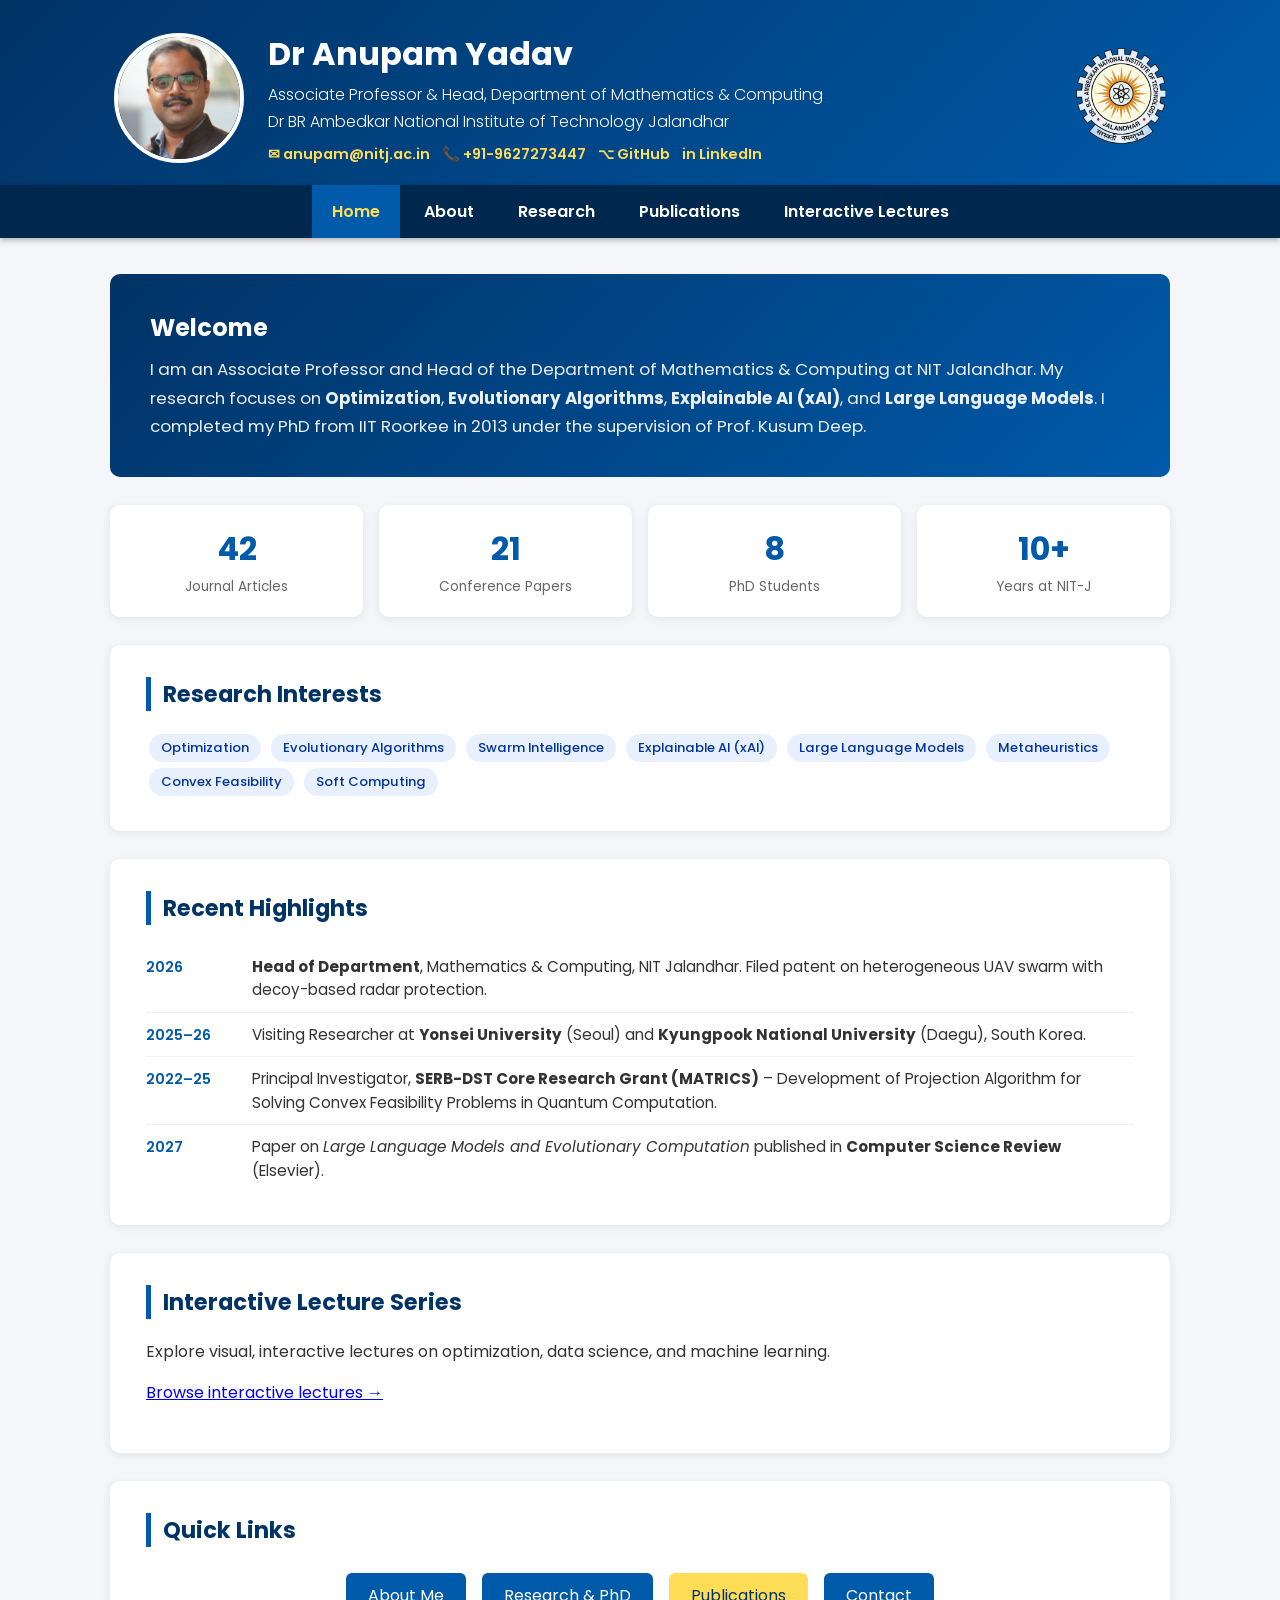
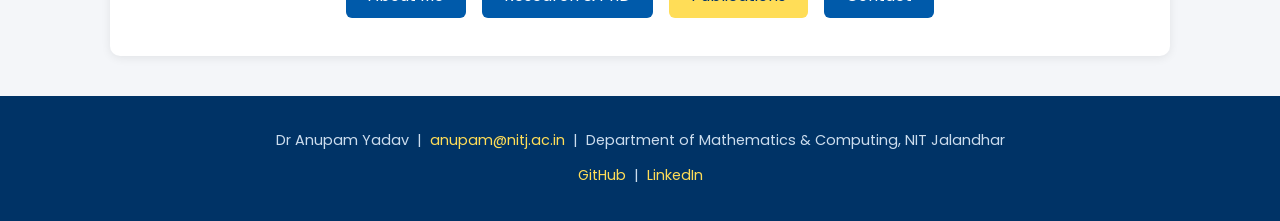
<file: index.html>
<!DOCTYPE html>
<html lang="en">
<head>
    <meta charset="UTF-8">
    <meta name="viewport" content="width=device-width, initial-scale=1.0">
    <title>Dr Anupam Yadav – Associate Professor, NIT Jalandhar</title>
    <link rel="stylesheet" href="style.css">
</head>
<body>

<header>
    <div class="header-container">
        <img src="SSM02790.JPG" alt="Dr Anupam Yadav" class="profile-image">
        <div class="header-text">
            <h1>Dr Anupam Yadav</h1>
            <h2>Associate Professor &amp; Head, Department of Mathematics &amp; Computing</h2>
            <h2>Dr BR Ambedkar National Institute of Technology Jalandhar</h2>
            <div class="header-links">
                <a href="mailto:anupam@nitj.ac.in">✉ anupam@nitj.ac.in</a>
                <a href="tel:+919627273447">📞 +91-9627273447</a>
                <a href="https://github.com/anupuam" target="_blank">⌥ GitHub</a>
                <a href="https://www.linkedin.com/in/anupuam/" target="_blank">in LinkedIn</a>
            </div>
        </div>
        <img src="Logo_of_NIT_Jalandhar.png" alt="NIT Jalandhar Logo" class="logo">
    </div>
</header>

<nav>
    <ul>
        <li><a href="index.html" class="active">Home</a></li>
        <li><a href="about.html">About</a></li>
        <li><a href="research.html">Research</a></li>
        <li><a href="publications.html">Publications</a></li>
        <li><a href="interactive-lectures.html">Interactive Lectures</a></li>
    </ul>
</nav>

<div class="page-content">

    <div class="hero">
        <h2>Welcome</h2>
        <p>I am an Associate Professor and Head of the Department of Mathematics &amp; Computing at NIT Jalandhar. My research focuses on <strong>Optimization</strong>, <strong>Evolutionary Algorithms</strong>, <strong>Explainable AI (xAI)</strong>, and <strong>Large Language Models</strong>. I completed my PhD from IIT Roorkee in 2013 under the supervision of Prof. Kusum Deep.</p>
    </div>

    <!-- Stats -->
    <div class="stats-row" id="stats-row">
        <div class="stat-box"><div class="num" id="stat-journal">42</div><div class="label">Journal Articles</div></div>
        <div class="stat-box"><div class="num" id="stat-conf">21</div><div class="label">Conference Papers</div></div>
        <div class="stat-box"><div class="num" id="stat-phd">8</div><div class="label">PhD Students</div></div>
        <div class="stat-box"><div class="num">10+</div><div class="label">Years at NIT-J</div></div>
    </div>

    <!-- Research Interests -->
    <div class="card">
        <h2 class="section-title">Research Interests</h2>
        <span class="tag">Optimization</span>
        <span class="tag">Evolutionary Algorithms</span>
        <span class="tag">Swarm Intelligence</span>
        <span class="tag">Explainable AI (xAI)</span>
        <span class="tag">Large Language Models</span>
        <span class="tag">Metaheuristics</span>
        <span class="tag">Convex Feasibility</span>
        <span class="tag">Soft Computing</span>
    </div>

    <!-- Recent Highlights -->
    <div class="card">
        <h2 class="section-title">Recent Highlights</h2>
        <ul class="timeline">
            <li>
                <span class="year">2026</span>
                <span class="detail"><strong>Head of Department</strong>, Mathematics &amp; Computing, NIT Jalandhar. Filed patent on heterogeneous UAV swarm with decoy-based radar protection.</span>
            </li>
            <li>
                <span class="year">2025–26</span>
                <span class="detail">Visiting Researcher at <strong>Yonsei University</strong> (Seoul) and <strong>Kyungpook National University</strong> (Daegu), South Korea.</span>
            </li>
            <li>
                <span class="year">2022–25</span>
                <span class="detail">Principal Investigator, <strong>SERB-DST Core Research Grant (MATRICS)</strong> – Development of Projection Algorithm for Solving Convex Feasibility Problems in Quantum Computation.</span>
            </li>
            <li>
                <span class="year">2027</span>
                <span class="detail">Paper on <em>Large Language Models and Evolutionary Computation</em> published in <strong>Computer Science Review</strong> (Elsevier).</span>
            </li>
        </ul>
    </div>

    <!-- Interactive teaching -->
    <div class="card"><h2 class="section-title">Interactive Lecture Series</h2><p>Explore visual, interactive lectures on optimization, data science, and machine learning.</p><p><a href="interactive-lectures.html">Browse interactive lectures →</a></p></div>

    <!-- Quick links -->
    <div class="card" style="text-align:center;">
        <h2 class="section-title" style="text-align:left;">Quick Links</h2>
        <a href="about.html" style="text-decoration:none;"><button class="button-primary" style="background:#005aaa;color:#fff;border:none;padding:10px 22px;border-radius:6px;font-size:1rem;cursor:pointer;margin:6px;font-family:inherit;">About Me</button></a>
        <a href="research.html" style="text-decoration:none;"><button class="button-primary" style="background:#005aaa;color:#fff;border:none;padding:10px 22px;border-radius:6px;font-size:1rem;cursor:pointer;margin:6px;font-family:inherit;">Research &amp; PhD</button></a>
        <a href="publications.html" style="text-decoration:none;"><button class="button-primary" style="background:#ffdd57;color:#003366;border:none;padding:10px 22px;border-radius:6px;font-size:1rem;cursor:pointer;margin:6px;font-family:inherit;">Publications</button></a>
        <a href="mailto:anupam@nitj.ac.in" style="text-decoration:none;"><button class="button-primary" style="background:#005aaa;color:#fff;border:none;padding:10px 22px;border-radius:6px;font-size:1rem;cursor:pointer;margin:6px;font-family:inherit;">Contact</button></a>
    </div>

</div>

<footer>
    <p>Dr Anupam Yadav &nbsp;|&nbsp; <a href="mailto:anupam@nitj.ac.in">anupam@nitj.ac.in</a> &nbsp;|&nbsp; Department of Mathematics &amp; Computing, NIT Jalandhar</p>
    <p><a href="https://github.com/anupuam">GitHub</a> &nbsp;|&nbsp; <a href="https://www.linkedin.com/in/anupuam/">LinkedIn</a></p>
</footer>

</body>
</html>
</file>
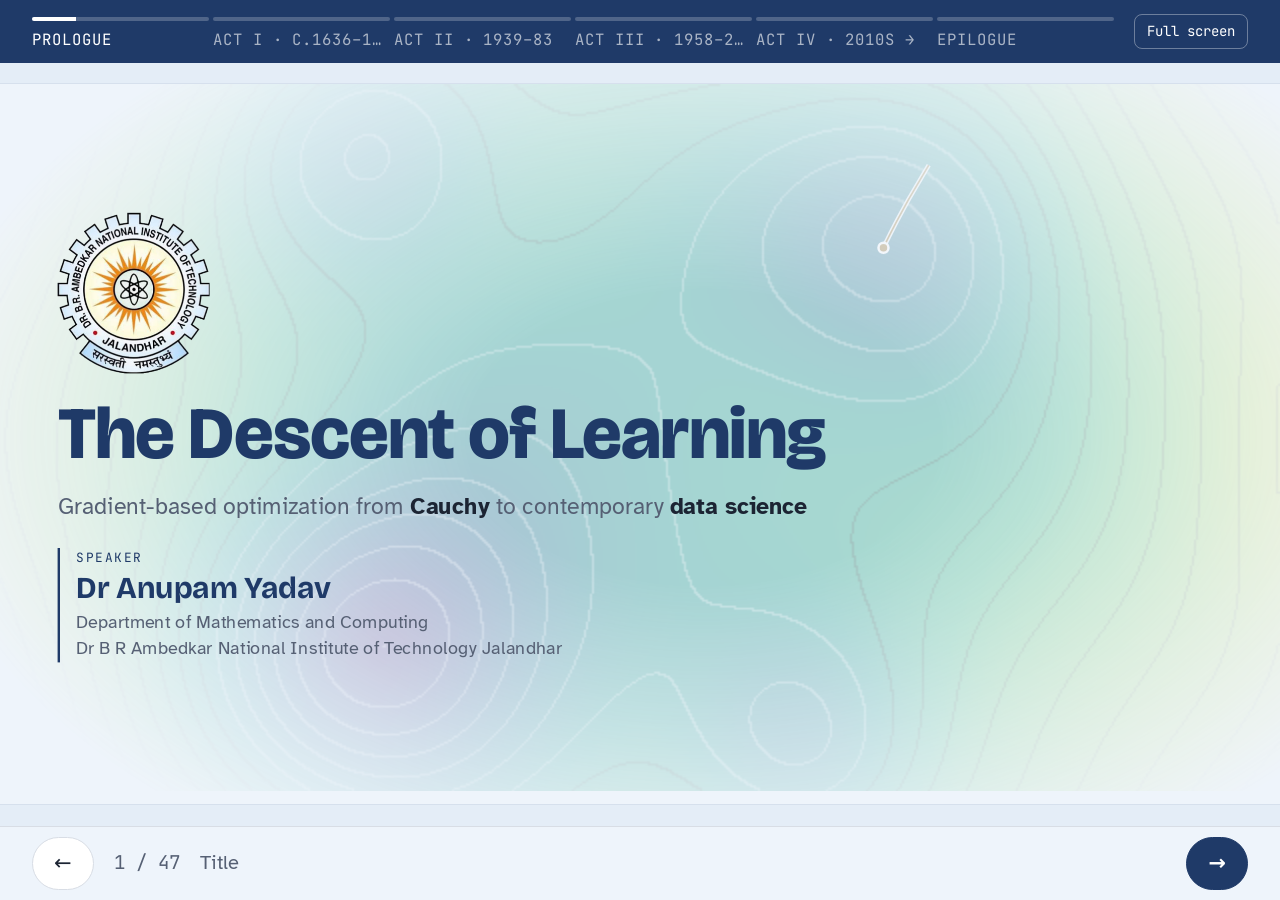
<file: interactive-lectures/descent-of-learning/index.html>
<!doctype html><html><head><meta charset=utf8><meta name=viewport content="width=device-width,initial-scale=1,viewport-fit=cover"><style>:root{color-scheme:light;box-sizing:border-box;padding-top:env(safe-area-inset-top,0px);padding-bottom:env(safe-area-inset-bottom,0px)}html{scroll-padding-top:env(safe-area-inset-top,0px)}body{margin:0;padding:0;font:14px -apple-system,BlinkMacSystemFont,sans-serif;background:#faf9f5;color:#141413}img{max-width:100%}[hidden]:not([hidden=until-found i]){display:none!important}</style></head><body>
<title>The Descent of Learning</title>
<link rel="preconnect" href="https://fonts.googleapis.com">
<link rel="preconnect" href="https://fonts.gstatic.com" crossorigin>
<link rel="stylesheet" href="https://fonts.googleapis.com/css2?family=Bricolage+Grotesque:opsz,wght@12..96,400;12..96,600;12..96,800&family=Atkinson+Hyperlegible:ital,wght@0,400;0,700;1,400&family=JetBrains+Mono:wght@400;600&family=STIX+Two+Text:ital,wght@0,400;0,600;1,400&display=swap">
<style>
/* Layout: a fixed 16:9 stage (1600 × 900 design units) scaled to fit any projector or screen.
   Academic light theme, committed for every viewer (like a printed slide deck): white slides, navy headings,
   one deep, muted hue per act: I gold-brown · II maroon · III teal · IV indigo · Epilogue green. */
:root{
  --bg:#e4edf7; --bg-2:#e4edf7; --slide-bg:#eef4fb; --surface:#ffffff; --surface-2:#f2f4f7; --line:#d8dde5;
  --fg:#1c2433; --muted:#566074; --head:#1f3a68; --primary:#1f3a68; --primary-ink:#ffffff;
  --accent:#8c6414; --accent-ink:#ffffff;
  --teal:#2c6a70; --rose:#972c31; --violet:#434a8a; --green:#3d6b48;
  --map-lo:#46337e; --map-mid:#26828e; --map-hi:#fde725; --map-line:rgba(255,255,255,.3);
  --c-gd:#972c31; --c-mom:#434a8a; --c-adam:#b07d18;
  --a0:#566074; --a1:#8c6414; --a2:#972c31; --a3:#2c6a70; --a4:#434a8a; --a5:#3d6b48;
  --glow:0;
  --display:"Bricolage Grotesque", "Avenir Next", "Segoe UI", system-ui, sans-serif;
  --body:"Atkinson Hyperlegible", "Segoe UI", system-ui, sans-serif;
  --mono:"JetBrains Mono", ui-monospace, "SFMono-Regular", Menlo, Consolas, monospace;
  color-scheme:light;
}

html,body{height:100%}
html{font-size:clamp(14px, min(1.22vw, 2.15vh), 26px)}
body{background:var(--bg);color:var(--fg);font-family:var(--body);font-size:1rem;line-height:1.5;margin:0;overflow:hidden}
*{box-sizing:border-box}
button,input{font:inherit;color:inherit}
:focus-visible{outline:2px solid var(--accent);outline-offset:2px}

.deck{height:100%;display:grid;grid-template-rows:auto minmax(0,1fr) auto;grid-template-columns:minmax(0,1fr)}

/* top: era bar */
.topbar{display:flex;align-items:center;gap:1rem;padding:.6rem clamp(16px,2.5vw,2.5rem);border-bottom:1px solid var(--line)}
.eras{flex:1;display:flex;gap:4px;min-width:0}
.era{flex:1;min-width:0;background:none;border:0;padding:.25rem 0 0;text-align:left;cursor:pointer;color:var(--muted)}
.era .bar{display:block;height:4px;border-radius:2px;background:var(--line);position:relative;overflow:hidden}
.era .bar i{position:absolute;inset:0;width:0;background:var(--accent);transition:width .4s}
.era .lbl{display:block;font-family:var(--mono);font-size:.62rem;letter-spacing:.06em;text-transform:uppercase;margin-top:.35rem;white-space:nowrap;overflow:hidden;text-overflow:ellipsis}
.era.on .lbl{color:var(--fg)}
.tools{display:flex;gap:.4rem}
.iconbtn{background:var(--surface);border:1px solid var(--line);border-radius:.4rem;padding:.3rem .6rem;font-family:var(--mono);font-size:.7rem;cursor:pointer;color:var(--muted)}
.iconbtn:hover,.iconbtn[aria-pressed="true"]{color:var(--fg);border-color:var(--muted)}

/* slides */
.slides{position:relative;min-height:0}
.slide{position:absolute;inset:0;overflow-y:auto;overflow-x:hidden;padding-block:clamp(.7rem,2.2vh,2rem);padding-inline:clamp(16px,4vw,4rem)}
.slide:not(.active){display:none}
.inner{max-width:76rem;min-height:100%;margin:0 auto;display:flex;flex-direction:column;justify-content:center;gap:1.1rem}
.slide.active .inner{animation:enter .45s ease-out both}
@keyframes enter{from{transform:translateY(10px);opacity:.4}to{transform:none;opacity:1}}

.eyebrow{font-family:var(--mono);font-size:.75rem;letter-spacing:.12em;text-transform:uppercase;color:var(--accent);margin:0}
h1,h2,h3{font-family:var(--display);text-wrap:balance;margin:0;font-weight:800;letter-spacing:-.015em}
h1{font-size:clamp(2.4rem,5.2vw,4.6rem);line-height:1.02}
h2{font-size:clamp(1.6rem,2.8vw,2.6rem);line-height:1.08}
h3{font-size:1.25rem;line-height:1.2;font-weight:600}
p{margin:0}
.lede{font-size:1.3rem;color:var(--muted);max-width:44rem}
.lede strong{color:var(--fg)}
.big{font-size:clamp(1.6rem,3vw,2.6rem);font-family:var(--display);font-weight:600;line-height:1.2;text-wrap:balance;max-width:52rem}
.hl{color:var(--accent)}
.mono{font-family:var(--mono)}
.small{font-size:.85rem;color:var(--muted)}
.cite{font-size:.78rem;color:var(--muted);font-style:italic}
a{color:var(--teal)}

.cols{display:grid;grid-template-columns:repeat(auto-fit,minmax(min(100%,15rem),1fr));gap:1rem}
.cols-2{display:grid;grid-template-columns:minmax(0,1.1fr) minmax(0,1fr);gap:2rem;align-items:center}
@media (max-width:760px){.cols-2{grid-template-columns:minmax(0,1fr)}}

.card{background:var(--surface);border:1px solid var(--line);border-radius:.6rem;padding:.85rem 1rem;display:flex;flex-direction:column;gap:.45rem;min-width:0}
.card .k{font-family:var(--mono);font-size:.7rem;letter-spacing:.08em;text-transform:uppercase;color:var(--teal)}
.card p{color:var(--muted);font-size:.95rem}
.card .fig{font-family:var(--display);font-size:1.7rem;font-weight:800;color:var(--accent);line-height:1}

/* demo layout */
.demo{display:grid;grid-template-columns:minmax(0,1.65fr) minmax(0,1fr);gap:1.4rem;align-items:start}
@media (max-width:860px){.demo{grid-template-columns:minmax(0,1fr)}}
.stage{position:relative;width:100%;aspect-ratio:4/3;max-height:62vh;border-radius:.6rem;overflow:hidden;border:1px solid var(--line);background:var(--surface)}
.stage.wide{aspect-ratio:16/8}
.stage.sq{aspect-ratio:1/1}
.stage.pair{max-height:50vh}
@media (max-width:560px){.era:not(.on) .lbl{visibility:hidden}#fsBtn{display:none}}
.stage canvas{position:absolute;inset:0;width:100%;height:100%;display:block;touch-action:manipulation}
.stage .hint{position:absolute;left:.7rem;bottom:.6rem;font-family:var(--mono);font-size:.68rem;color:var(--fg);background:color-mix(in srgb,var(--bg) 70%,transparent);padding:.2rem .45rem;border-radius:.3rem;pointer-events:none}
.panel{display:flex;flex-direction:column;gap:1rem;min-width:0}
.panel h2{font-size:clamp(1.6rem,2.6vw,2.4rem)}
.row{display:flex;flex-wrap:wrap;gap:.5rem;align-items:center}
.btn{background:var(--surface);border:1px solid var(--line);border-radius:999px;padding:.45rem .95rem;cursor:pointer;font-size:.88rem;transition:border-color .15s,background .15s}
.btn:hover{border-color:var(--muted)}
.btn.primary{background:var(--accent);color:var(--accent-ink);border-color:var(--accent);font-weight:700}
.btn[aria-pressed="true"]{border-color:var(--accent);color:var(--accent)}
.btn.primary[aria-pressed="true"]{color:var(--accent-ink)}
.readout{display:grid;grid-template-columns:repeat(auto-fit,minmax(6.5rem,1fr));gap:.5rem}
.readout div{background:var(--surface);border:1px solid var(--line);border-radius:.5rem;padding:.5rem .7rem;min-width:0}
.readout b{display:block;font-family:var(--mono);font-size:1.25rem;font-variant-numeric:tabular-nums;font-weight:600;white-space:nowrap;overflow:hidden;text-overflow:ellipsis}
.readout span{font-size:.68rem;color:var(--muted);text-transform:uppercase;letter-spacing:.07em;font-family:var(--mono)}
.status{font-size:.95rem;min-height:2.9em;color:var(--fg);border-left:2px solid var(--accent);padding-left:.7rem}
.slider{display:flex;flex-direction:column;gap:.3rem}
.slider label{display:flex;justify-content:space-between;font-size:.85rem;color:var(--muted)}
.slider label b{font-family:var(--mono);color:var(--fg);font-variant-numeric:tabular-nums}
input[type=range]{width:100%;accent-color:var(--accent)}
.legend{display:flex;flex-wrap:wrap;gap:.9rem;font-size:.82rem;color:var(--muted)}
.legend i{display:inline-block;width:.8rem;height:.8rem;border-radius:50%;margin-right:.35rem;vertical-align:-.1rem}

/* title */
.title-wrap{position:relative}
.hero-bg{position:absolute;inset:0 -4rem;opacity:.55;pointer-events:none;z-index:0}
.hero-bg canvas{width:100%;height:100%;display:block}
.title-wrap>*:not(.hero-bg){position:relative;z-index:1}
.byline{display:flex;flex-wrap:wrap;gap:.4rem 1.5rem;font-family:var(--mono);font-size:.85rem;color:var(--muted)}
.byline [contenteditable]{border-bottom:1px dashed var(--line);outline:none;color:var(--fg)}
.byline [contenteditable]:focus{border-color:var(--accent)}

/* hook cards */
.reveal-grid{display:grid;grid-template-columns:repeat(auto-fit,minmax(min(100%,14rem),1fr));gap:.8rem}
.rv{opacity:.12;transform:translateY(6px);transition:opacity .5s,transform .5s}
.rv.on{opacity:1;transform:none}
.rv .card{height:100%}

/* poll */
.poll{display:grid;grid-template-columns:repeat(auto-fit,minmax(min(100%,10rem),1fr));gap:.6rem}
.poll button{background:var(--surface);border:1px solid var(--line);border-radius:.5rem;padding:.7rem;cursor:pointer;text-align:left}
.poll button b{display:block;font-family:var(--mono);font-size:1.15rem}
.poll button.right{border-color:var(--teal);background:color-mix(in srgb,var(--teal) 16%,var(--surface))}
.poll button.wrong{opacity:.55}
.explode{display:grid;gap:.8rem}
.explode .num{font-family:var(--display);font-weight:800;font-size:clamp(2rem,4.4vw,3.6rem);color:var(--accent);line-height:1;font-variant-numeric:tabular-nums;overflow-wrap:anywhere}
.logbar{height:.7rem;background:var(--surface-2);border-radius:999px;position:relative;overflow:hidden}
.logbar i{position:absolute;inset:0;width:0;background:var(--accent);border-radius:999px;transition:width .2s}
.logbar .mark{position:absolute;top:-.25rem;bottom:-.25rem;width:2px;background:var(--fg)}
.scale-lbl{display:flex;justify-content:space-between;font-family:var(--mono);font-size:.68rem;color:var(--muted)}

/* diagrams */
svg text{font-family:var(--body)}
.diagram{width:100%;height:auto;max-height:58vh;display:block}

/* bars for LLM */
.bars{display:flex;flex-direction:column;gap:.55rem}
.bars .b{display:grid;grid-template-columns:7rem minmax(0,1fr) 3.6rem;gap:.7rem;align-items:center;font-size:.95rem}
.bars .track{height:1.3rem;background:var(--surface-2);border-radius:.3rem;overflow:hidden}
.bars .fill{height:100%;background:var(--muted);transition:width .35s}
.bars .b.correct .fill{background:var(--accent)}
.bars .b.correct .w{color:var(--accent);font-weight:700}
.bars .p{font-family:var(--mono);font-size:.85rem;text-align:right;font-variant-numeric:tabular-nums}
.sentence{font-family:var(--display);font-size:clamp(1.4rem,2.6vw,2.2rem);font-weight:600}
.sentence .gap{display:inline-block;min-width:5ch;border-bottom:3px solid var(--accent);color:var(--accent)}

/* timeline */
.tl{position:relative;display:grid;grid-template-columns:repeat(7,minmax(0,1fr));gap:1.6rem .8rem;padding-top:.4rem}
.tl::before{content:"";position:absolute;left:0;right:0;top:calc(50% - 1px);height:2px;background:var(--line)}
.tl .m{position:relative;background:var(--surface);border:1px solid var(--line);border-radius:.5rem;padding:.55rem .65rem;min-width:0}
.tl .m .y{font-family:var(--mono);font-size:.78rem;color:var(--accent);font-weight:600}
.tl .m p{font-size:.82rem;line-height:1.3}
.slide.active .tl .m{animation:pop .4s both}
@keyframes pop{from{opacity:.15;transform:scale(.96)}to{opacity:1;transform:none}}
@media (max-width:900px){.tl{grid-template-columns:repeat(2,minmax(0,1fr))}.tl::before{display:none}}

.quote{font-family:var(--display);font-size:clamp(1.9rem,4vw,3.6rem);font-weight:600;line-height:1.12;text-wrap:balance;max-width:60rem}
.quote em{font-style:normal;color:var(--accent)}

.steps{display:grid;gap:.7rem;counter-reset:s;padding:0;margin:0;list-style:none}
.steps li{display:grid;grid-template-columns:2.2rem minmax(0,1fr);gap:.8rem;align-items:start;font-size:1.05rem}
.steps li::before{counter-increment:s;content:counter(s);font-family:var(--mono);font-weight:600;color:var(--accent-ink);background:var(--accent);width:2.2rem;height:2.2rem;border-radius:50%;display:grid;place-items:center}

.reading{display:grid;gap:.45rem;padding:0;margin:0;list-style:none}
.reading li{font-size:.95rem}

/* bottom nav */
.navbar{display:flex;align-items:center;gap:1rem;padding:.5rem clamp(16px,2.5vw,2.5rem);padding-bottom:calc(.5rem + env(safe-area-inset-bottom,0px));border-top:1px solid var(--line)}
.navbar .count{font-family:var(--mono);font-size:.78rem;color:var(--muted);font-variant-numeric:tabular-nums}
.navbar .ttl{flex:1;min-width:0;font-size:.82rem;color:var(--muted);white-space:nowrap;overflow:hidden;text-overflow:ellipsis}




@media (prefers-reduced-motion: reduce){
  .slide.active .inner,.slide.active .tl .m{animation:none}
  .rv,.era .bar i,.bars .fill,.logbar i{transition:none}
}

/* ---- v2: narrative chain components ---- */
:root{--math:"STIX Two Text","Cambria Math","Cambria","Times New Roman",serif}
.stack{display:flex;flex-direction:column;gap:.9rem;min-width:0}
.story{font-size:1.08rem;line-height:1.55;max-width:42rem;color:var(--fg)}
.story strong{color:var(--accent)}
.from{font-family:var(--mono);font-size:.72rem;color:var(--muted);display:flex;flex-wrap:wrap;gap:.35rem;align-items:center;margin:0}
.goto{background:none;border:1px solid color-mix(in srgb,var(--teal) 55%,transparent);color:var(--teal);border-radius:999px;padding:.22rem .7rem;font-size:.78rem;cursor:pointer;white-space:nowrap;font-family:var(--body)}
.goto:hover{background:color-mix(in srgb,var(--teal) 14%,transparent)}
.math{background:var(--surface-2);border:1px solid var(--line);border-radius:.5rem;padding:.6rem .85rem;display:flex;flex-direction:column;gap:.3rem;min-width:0}
.math .lab{font-family:var(--mono);font-size:.64rem;letter-spacing:.1em;text-transform:uppercase;color:var(--violet)}
.math .eq,.eq{font-family:var(--math);font-size:1.12rem;color:var(--fg);line-height:1.45}
.math .eq{overflow-x:auto;white-space:nowrap;scrollbar-width:thin}
.math p:not(.eq){font-size:.84rem;color:var(--muted);line-height:1.4}
.math.inline{flex-direction:row;flex-wrap:wrap;align-items:baseline;gap:.4rem 1rem}
.limit{display:grid;grid-template-columns:auto minmax(0,1fr) auto;gap:.5rem 1rem;align-items:center;border:1px dashed color-mix(in srgb,var(--rose) 70%,transparent);border-radius:.55rem;padding:.55rem .9rem;background:color-mix(in srgb,var(--rose) 7%,var(--bg))}
.limit .lab{font-family:var(--mono);font-size:.64rem;letter-spacing:.1em;text-transform:uppercase;color:var(--rose);white-space:nowrap}
.limit p{font-size:.92rem;line-height:1.4}
.limit em{font-style:normal;color:var(--rose)}
.limit.bridge{border-color:color-mix(in srgb,var(--teal) 70%,transparent);background:color-mix(in srgb,var(--teal) 7%,var(--bg))}
.limit.bridge .lab{color:var(--teal)}
@media (max-width:760px){.limit{grid-template-columns:minmax(0,1fr)}}
.dot{display:inline-block;width:.65rem;height:.65rem;border-radius:50%;margin-right:.4rem;vertical-align:-.05rem}

/* act openers */
.act{display:grid;grid-template-columns:minmax(0,.85fr) minmax(0,1.15fr);gap:2.5rem;align-items:center}
@media (max-width:860px){.act{grid-template-columns:minmax(0,1fr);gap:1.2rem}}
.act-head{display:flex;flex-direction:column;gap:.6rem}
.act-head .num{font-family:var(--display);font-weight:800;font-size:clamp(5rem,12vw,10rem);line-height:.8;color:var(--accent);letter-spacing:-.04em}
.act-head .years{font-family:var(--mono);font-size:.9rem;color:var(--muted);letter-spacing:.08em}
.act-body{display:flex;flex-direction:column;gap:1rem;min-width:0}
.inherit .k{color:var(--rose)}
.inherit p{font-size:1.05rem;color:var(--fg)}
.inherit strong{color:var(--accent)}
.agenda{list-style:none;margin:0;padding:0;display:grid;gap:.45rem}
.agenda .goto{width:100%;display:grid;grid-template-columns:5.8rem minmax(0,1fr);gap:.8rem;text-align:left;border-radius:.45rem;padding:.55rem .8rem;font-size:.98rem;color:var(--fg);border-color:var(--line);white-space:normal;background:var(--surface)}
.agenda .goto b{font-family:var(--mono);font-size:.78rem;color:var(--accent);font-weight:600;padding-top:.15rem}
.agenda .goto:hover{border-color:var(--teal)}

/* relay map */
.relay{display:grid;grid-template-columns:repeat(5,minmax(0,1fr));gap:1.4rem 1.6rem}
@media (max-width:900px){.relay{grid-template-columns:repeat(2,minmax(0,1fr))}}
.relay button{position:relative;text-align:left;background:var(--surface);border:1px solid var(--line);border-radius:.5rem;padding:.55rem .7rem;cursor:pointer;display:flex;flex-direction:column;gap:.15rem;min-width:0}
.relay button:hover{border-color:var(--accent)}
.relay .y{font-family:var(--mono);font-size:.7rem;color:var(--accent)}
.relay .n{font-weight:700;font-size:.92rem;line-height:1.2}
.relay .a{font-family:var(--mono);font-size:.6rem;color:var(--muted);letter-spacing:.06em}
.relay .br{font-size:.74rem;color:var(--rose);line-height:1.25}
.relay button:not(:last-child)::after{content:"→";position:absolute;right:-1.25rem;top:50%;transform:translateY(-50%);color:var(--rose);font-weight:700}
@media (min-width:901px){.relay button:nth-child(5n)::after{content:"↓";right:auto;left:50%;top:auto;bottom:-1.35rem;transform:translateX(-50%)}}
@media (max-width:900px){.relay button:nth-child(2n)::after{content:"↓";right:auto;left:50%;top:auto;bottom:-1.35rem;transform:translateX(-50%)}}

/* lineage */
.lineage{display:grid;grid-template-columns:minmax(0,1fr) auto minmax(0,1fr) auto minmax(0,1fr);gap:.8rem;align-items:stretch}
.lineage .arrow{align-self:center;color:var(--rose);font-weight:700;font-size:1.4rem}
.lineage .eq{font-size:1.05rem}
.lineage .brk{color:var(--rose);font-size:.85rem}
.lineage .hot{border-color:var(--accent)}
@media (max-width:860px){.lineage{grid-template-columns:minmax(0,1fr)}.lineage .arrow{transform:rotate(90deg);justify-self:center}}
.seed{border-style:dashed}
.seed .k{color:var(--violet)}

/* tables */
.tbl{overflow-x:auto;min-width:0}
table.mf,table.recap{border-collapse:collapse;width:100%;font-variant-numeric:tabular-nums}
table.mf th,table.mf td{padding:.35rem .5rem;text-align:center;border-bottom:1px solid var(--line);font-size:.92rem}
table.mf td{font-weight:700;color:var(--fg)}
table.mf td.g{font-weight:400;color:var(--accent)}
table.mf .vec{font-family:var(--mono);font-size:.74rem;color:var(--violet);font-weight:400;white-space:nowrap}
table.mf thead th{font-size:.78rem;color:var(--muted);font-weight:400}
table.recap th,table.recap td{text-align:left;padding:.32rem .55rem;border-bottom:1px solid var(--line);font-size:.8rem;vertical-align:top;line-height:1.3}
table.recap thead th{font-family:var(--mono);font-size:.64rem;letter-spacing:.08em;text-transform:uppercase;color:var(--muted);font-weight:400}
table.recap td:first-child{font-family:var(--mono);color:var(--accent);white-space:nowrap}
table.recap td:nth-child(2){font-weight:700}
table.recap td:nth-child(3){color:var(--teal)}
table.recap td:nth-child(4){color:var(--rose)}
table.recap tbody tr{cursor:pointer}
table.recap tbody tr:hover td{background:var(--surface)}
.stage.pair{max-height:36vh}
.cols-2 .diagram{max-height:44vh}
#lpSvg{max-height:32vh}
.explode .num{font-size:clamp(1.8rem,3.6vw,3rem)}

/* ---- v3: fixed stage, act colours, richer surfaces ---- */
.slide[data-era="0"]{--act:var(--a0)} .slide[data-era="1"]{--act:var(--a1)} .slide[data-era="2"]{--act:var(--a2)}
.slide[data-era="3"]{--act:var(--a3)} .slide[data-era="4"]{--act:var(--a4)} .slide[data-era="5"]{--act:var(--a5)}
body{background:var(--bg)}
.deck{background:radial-gradient(120% 90% at 50% 120%, var(--bg-2), var(--bg) 60%)}
.viewport{position:relative;min-height:0;overflow:hidden}
.viewport::before{content:"";position:absolute;inset:0;pointer-events:none;
  background:radial-gradient(45% 60% at 92% 4%, color-mix(in srgb,var(--glow-c,var(--a0)) calc(var(--glow)*100%),transparent),transparent 70%),
             radial-gradient(35% 45% at 0% 100%, color-mix(in srgb,var(--glow-c,var(--a0)) calc(var(--glow)*30%),transparent),transparent 70%);transition:background .6s}
.slides{position:absolute;inset:0}
html.fixed{font-size:20px}
html.fixed .slides{inset:auto;left:50%;top:50%;width:1600px;height:900px;transform:translate(-50%,-50%) scale(var(--s,1));transform-origin:center}
html.fixed .slide{overflow:hidden;padding:44px 72px}
html.fixed .inner{max-width:none;height:100%;min-height:0}

/* type scale for projection (design px at 1600 wide; × 1.2 on a 1080p projector) */
h1{font-size:4.6rem}
h2{font-size:2.55rem;line-height:1.1}
h3{font-size:1.3rem}
.eyebrow{font-size:.85rem;color:var(--act,var(--accent));font-weight:600}
.lede{font-size:1.4rem}
.story{font-size:1.2rem;line-height:1.55}
.small{font-size:.92rem}
.card p{font-size:1.02rem}
.card .k{font-size:.78rem;color:var(--act,var(--teal))}
.card .fig{font-size:2rem}
.math .lab,.limit .lab{font-size:.74rem}
.math .eq,.eq{font-size:1.28rem}
.math p:not(.eq){font-size:.95rem}
.limit p{font-size:1.02rem}
.goto{font-size:.88rem;padding:.3rem .85rem}
.from{font-size:.8rem}
.btn{font-size:.98rem;padding:.5rem 1.05rem}
.readout b{font-size:1.4rem}
.readout span{font-size:.74rem}
.status{font-size:1.02rem}
.slider label{font-size:.95rem}
.stage .hint{font-size:.78rem}
.cite{font-size:.88rem}
.quote{font-size:3.4rem}
.big{font-size:2.3rem}
.legend{font-size:.92rem}
.steps li{font-size:1.15rem}
.agenda .goto{font-size:1.08rem;padding:.7rem .95rem}
.agenda .goto b{font-size:.85rem;color:var(--act)}
.act-head .num{font-size:11rem;color:var(--act)}
.act-head .years{font-size:1.05rem}
.inherit p{font-size:1.15rem}
.relay .y{font-size:.8rem;color:var(--a,var(--accent))}
.relay .a{font-size:.68rem}
.relay .n{font-size:1.02rem}
.relay .br{font-size:.84rem}
table.recap th,table.recap td{font-size:.86rem;padding:.38rem .6rem}
table.recap thead th{font-size:.72rem}
table.mf th,table.mf td{font-size:1rem}
.bars .b{font-size:1.05rem}
.poll button{font-size:.95rem}
.reading li{font-size:1.05rem}
.byline{font-size:1rem}
.sentence{font-size:2.1rem}

/* surfaces */
.card{background:linear-gradient(180deg,var(--surface),color-mix(in srgb,var(--surface) 82%,var(--bg)));border-color:color-mix(in srgb,var(--line) 85%,transparent);box-shadow:0 1px 0 color-mix(in srgb,var(--fg) 5%,transparent) inset}
.math{background:color-mix(in srgb,var(--violet) 9%,var(--surface));border-color:color-mix(in srgb,var(--violet) 32%,var(--line))}
.limit{background:color-mix(in srgb,var(--rose) 9%,var(--surface));border:1.5px dashed color-mix(in srgb,var(--rose) 65%,transparent)}
.limit.bridge{background:color-mix(in srgb,var(--teal) 9%,var(--surface))}
.stage{background:var(--surface);box-shadow:0 12px 40px -18px rgba(0,0,0,.55)}
.inherit{border-color:color-mix(in srgb,var(--rose) 40%,var(--line))}
.btn.primary{background:var(--accent);border-color:var(--accent);color:var(--accent-ink)}
.hl{color:var(--accent)}
.story strong{color:var(--act,var(--accent))}
h1 .hl,h2 .hl{color:var(--act,var(--accent))}
.slide[data-era="0"] h2 .hl{color:var(--accent)}

/* era bar uses each act's colour */
.era:nth-child(1){--c:var(--a0)} .era:nth-child(2){--c:var(--a1)} .era:nth-child(3){--c:var(--a2)}
.era:nth-child(4){--c:var(--a3)} .era:nth-child(5){--c:var(--a4)} .era:nth-child(6){--c:var(--a5)}
.era .bar i{background:var(--c)}
.era.on .lbl{color:var(--c)}
.era .lbl{font-size:.66rem}
.relay button[data-act="I"]{--a:var(--a1)} .relay button[data-act="II"]{--a:var(--a2)} .relay button[data-act="III"]{--a:var(--a3)} .relay button[data-act="IV"]{--a:var(--a4)}
.relay button .a{color:var(--a,var(--muted))}
.title-wrap h1{background:linear-gradient(95deg,var(--fg) 35%,var(--accent) 75%,var(--rose));-webkit-background-clip:text;background-clip:text;color:transparent}

/* narrow screens: fall back to scrolling layout */
html:not(.fixed) h1{font-size:clamp(2.2rem,8vw,3.4rem)}
html:not(.fixed) h2{font-size:clamp(1.5rem,6vw,2.1rem)}
html:not(.fixed) .act-head .num{font-size:5rem}
html:not(.fixed) .quote{font-size:clamp(1.7rem,7vw,2.4rem)}
html:not(.fixed) .big{font-size:1.5rem}
html:not(.fixed) .sentence{font-size:1.5rem}

.sqbox{max-height:52vh;max-width:52vh;width:100%;justify-self:center}
html.fixed .stage{max-height:600px}
html.fixed .stage.pair{max-height:330px}
html.fixed .diagram,html.fixed .cols-2 .diagram{max-height:420px}
html.fixed #lpSvg{max-height:280px}
html.fixed .sqbox{max-height:540px;max-width:540px}
html.fixed .panel h2{font-size:2.2rem}
html.fixed .explode .num{font-size:3rem}

.math .eq{white-space:normal;overflow-x:visible}
html.fixed .hero-bg{inset:-44px -72px;opacity:.5;-webkit-mask-image:radial-gradient(62% 70% at 55% 50%,#000 30%,transparent 100%);mask-image:radial-gradient(62% 70% at 55% 50%,#000 30%,transparent 100%)}
html.fixed .lineage .card{padding:1.3rem 1.4rem;gap:.7rem}
html.fixed .lineage h3{font-size:1.7rem}
html.fixed .lineage .eq{font-size:1.4rem;line-height:1.6}
html.fixed .lineage p:not(.eq){font-size:1.1rem}
html.fixed .lineage .brk{font-size:1rem}

.ctr-grid{display:grid;grid-template-columns:minmax(0,1fr) minmax(0,1fr) minmax(0,1.08fr);gap:1.2rem;align-items:start}
@media (max-width:860px){.ctr-grid{grid-template-columns:minmax(0,1fr)}}
.ctr-fig{display:flex;flex-direction:column;gap:.5rem;min-width:0}
.ctr-math{grid-column:1/3;grid-row:2}
.ctr-panel{grid-column:3;grid-row:1/3}
@media (max-width:860px){.ctr-math,.ctr-panel{grid-column:auto;grid-row:auto}}
.ctr-fig .cap{font-family:var(--display);font-size:1.1rem;color:var(--muted);text-align:center}
.rules{margin:0;padding-left:1.2rem;display:grid;gap:.45rem}
.rules li{font-size:1rem;line-height:1.4;color:var(--muted)}
.rules li b{color:var(--fg)}
html.fixed .ctr-grid .panel h2{font-size:2rem}

.speaker{display:flex;flex-direction:column;gap:.2rem;border-left:3px solid var(--accent);padding-left:1rem;margin-top:.4rem}
.speaker .k{font-family:var(--mono);font-size:.8rem;letter-spacing:.12em;text-transform:uppercase;color:var(--accent)}
.speaker .sp-name{font-family:var(--display);font-weight:700;font-size:1.9rem;line-height:1.15}
.speaker .sp-aff{font-size:1.15rem;color:var(--muted);line-height:1.45}
.title-logo{position:absolute;top:0;right:0;width:9.5rem;height:auto;z-index:2}
.inst-foot{position:absolute;right:10px;bottom:6px;display:flex;align-items:center;gap:.5rem;font-family:var(--mono);font-size:.72rem;letter-spacing:.04em;color:var(--muted);pointer-events:none;z-index:5}
.inst-foot .inst-logo{width:clamp(64px,6.6vmin,96px);height:auto;object-fit:contain;display:block}

html.fixed .slide{padding-bottom:60px}
.inst-foot[hidden],.inst-logo[hidden]{display:none!important}
@media (max-width:560px){.inst-foot span{display:none}}

/* ---- v4: sober academic finish ---- */
.deck{background:var(--bg)}
.viewport::before{display:none}
html.fixed .slides{background:var(--slide-bg);box-shadow:0 0 0 1px #d3deeb}
html:not(.fixed) .slides{background:var(--slide-bg)}
.navbar{background:var(--slide-bg)}
h1,h2{color:var(--head)}
.title-wrap h1{background:none;-webkit-background-clip:border-box;background-clip:border-box;color:var(--head)}
.title-wrap h1 .hl{color:var(--accent)}
.topbar{background:var(--head);border-bottom:none}
.topbar .era .lbl{color:rgba(255,255,255,.62)}
.topbar .era.on .lbl{color:#ffffff}
.topbar .era .bar{background:rgba(255,255,255,.22)}
.topbar .era .bar i{background:#ffffff}
.topbar .iconbtn{background:transparent;border-color:rgba(255,255,255,.35);color:#ffffff}
.navbar{background:var(--slide-bg)}
.btn.primary{background:var(--primary);border-color:var(--primary);color:var(--primary-ink)}
.btn.primary[aria-pressed="true"]{color:var(--primary-ink)}
.btn[aria-pressed="true"]{border-color:var(--primary);color:var(--primary);background:color-mix(in srgb,var(--primary) 7%,var(--surface))}
.card{background:var(--surface);border-color:var(--line);box-shadow:0 1px 2px rgba(28,36,51,.06)}
.math{background:color-mix(in srgb,var(--violet) 5%,var(--surface));border-color:color-mix(in srgb,var(--violet) 22%,var(--line))}
.limit{background:color-mix(in srgb,var(--rose) 4%,var(--surface));border:1px solid color-mix(in srgb,var(--rose) 35%,var(--line));border-left:4px solid var(--rose)}
.limit.bridge{background:color-mix(in srgb,var(--teal) 5%,var(--surface));border-color:color-mix(in srgb,var(--teal) 35%,var(--line));border-left-color:var(--teal)}
.stage{box-shadow:0 1px 3px rgba(28,36,51,.08);border-color:var(--line)}
.goto{border-color:color-mix(in srgb,var(--teal) 45%,var(--line))}
.status{border-left-color:var(--primary)}
.speaker{border-left-color:var(--primary)}
.speaker .k{color:var(--primary)}
.speaker .sp-name{color:var(--head)}
.hero-bg{opacity:.35 !important}
.act-head .num{opacity:.9}
.lineage .hot{border-color:var(--accent)}
.relay button:hover{border-color:var(--primary)}
.eyebrow{letter-spacing:.14em}

.title-sub{max-width:none;white-space:nowrap}
html:not(.fixed) .title-sub{white-space:normal}

/* ---- v5: projection-readable minimum sizes (design px at 1600 wide; ×1.2 on a 1080p projector) ---- */
.eyebrow{font-size:.95rem}
.small{font-size:1.02rem}
.story{font-size:1.28rem}
.lede{font-size:1.45rem}
.card p{font-size:1.1rem}
.card .k{font-size:.9rem}
.math .lab,.limit .lab{font-size:.86rem}
.math .eq,.eq{font-size:1.4rem}
.math p:not(.eq){font-size:1.04rem}
.limit p{font-size:1.1rem}
.goto{font-size:1rem}
.from{font-size:.92rem}
.btn{font-size:1.05rem}
.readout span{font-size:.86rem}
.readout b{font-size:1.6rem}
.status{font-size:1.1rem}
.slider label{font-size:1.05rem}
.stage .hint{font-size:.9rem}
.legend{font-size:1.04rem}
.rules li{font-size:1.1rem}
.cite{font-size:.95rem}
.scale-lbl{font-size:.86rem}
.bars .p{font-size:.98rem}
.poll button{font-size:1.02rem}
.relay .a{font-size:.88rem}
.relay .y{font-size:.92rem}
.relay .n{font-size:1.12rem}
.relay .br{font-size:.96rem}
.relay{gap:1.1rem 1.6rem}
table.recap th,table.recap td{font-size:.98rem;padding:.3rem .6rem}
table.recap thead th{font-size:.84rem}
table.mf th,table.mf td{font-size:1.1rem}
table.mf .vec{font-size:.9rem}
table.mf thead th{font-size:.95rem}
.lineage p:not(.eq){font-size:1.12rem}
.agenda .goto b{font-size:.95rem}
.ctr-fig .cap{font-size:1.2rem}
.tbl table sub{font-size:.8em}
.era .lbl{font-size:.78rem}
.navbar .count{font-size:.95rem}
.navbar .ttl{font-size:1rem}

.relay .br{color:var(--head)}

.act .inherit p{font-size:1.45rem;line-height:1.4}
.act .inherit .k{font-size:1rem}
.act .agenda{gap:.6rem}
.act .agenda .goto{font-size:1.38rem;padding:.8rem 1.1rem;grid-template-columns:7rem minmax(0,1fr)}
.act .agenda .goto b{font-size:1.1rem}

.hk-grid{align-items:start}
.hk-plan .steps li{font-size:1.15rem}
.hk-plan .steps{gap:.55rem}
.hk-risks{display:grid;grid-template-columns:repeat(3,minmax(0,1fr));gap:.6rem}
.hk-risks div{background:var(--surface);border:1px solid var(--line);border-top:3px solid var(--rose);border-radius:.4rem;padding:.55rem .7rem;display:flex;flex-direction:column;gap:.2rem}
.hk-risks b{font-size:1.05rem;color:var(--rose)}
.hk-risks span{font-size:1rem;color:var(--fg);line-height:1.35}
html.fixed #hikerSvg{max-height:350px}
@media (max-width:760px){.hk-risks{grid-template-columns:minmax(0,1fr)}}

.xor-demo{grid-template-columns:minmax(0,1fr) minmax(0,1.15fr)}
.xor-top{display:grid;grid-template-columns:auto minmax(0,1fr);gap:1.2rem;align-items:center}
.xor-tt{border-collapse:collapse;font-size:1.08rem}
.xor-tt th{font-family:var(--mono);font-size:.8rem;font-weight:400;color:var(--muted);text-transform:uppercase;letter-spacing:.06em;padding:.25rem .7rem;text-align:center;border-bottom:1px solid var(--line)}
.xor-tt td{padding:.32rem .7rem;text-align:center;border-bottom:1px solid var(--line);background:var(--surface)}
.lt{display:inline-block;min-width:3.2rem;border-radius:999px;padding:.08rem .5rem;font-weight:700;color:#fff;font-size:.95rem}
.lt.on{background:var(--c-adam)} .lt.off{background:var(--teal)}
.xor-rule{font-size:1.3rem;line-height:1.4}
.xor-rule b{color:var(--head)}
@media (max-width:760px){.xor-top{grid-template-columns:minmax(0,1fr)}}

.mnc-grid{display:grid;grid-template-columns:repeat(3,minmax(0,1fr));gap:1rem}
.mnc-grid .card .k{font-size:1.05rem;letter-spacing:.04em;color:var(--head);font-weight:600}
.mnc-grid .card p{font-size:1.15rem;color:var(--fg)}
table.cmp{border-collapse:separate;border-spacing:0;width:100%;background:var(--surface);border:1px solid var(--line);border-radius:.6rem;overflow:hidden}
table.cmp th,table.cmp td{padding:.6rem .85rem;text-align:left;vertical-align:top;border-bottom:1px solid var(--line);font-size:1.05rem;line-height:1.38}
table.cmp tbody tr:last-child th,table.cmp tbody tr:last-child td{border-bottom:none}
table.cmp thead th{font-family:var(--display);font-size:1.15rem;color:var(--head);background:var(--surface-2)}
table.cmp tbody th{font-family:var(--mono);font-size:.86rem;font-weight:600;letter-spacing:.04em;text-transform:uppercase;color:var(--muted);width:13%;white-space:normal}
table.cmp .c-mnc{background:color-mix(in srgb,var(--a5) 8%,var(--surface))}
table.cmp thead .c-mnc{background:var(--a5);color:#fff}
table.cmp td b{color:var(--head)}
.sect-grid{display:grid;grid-template-columns:repeat(3,minmax(0,1fr));gap:.9rem}
.sect-grid .card{gap:.3rem}
.sect-grid .card .k{font-size:1rem;color:var(--a5);font-weight:600}
.sect-grid .card h3{font-size:1.3rem;color:var(--head)}
.sect-grid .card p{font-size:1.05rem}
.co-grid{display:grid;grid-template-columns:repeat(4,minmax(0,1fr));gap:.9rem}
.co-grid .card{gap:.55rem}
.co-grid .card .k{font-size:.98rem;color:var(--a5);font-weight:600}
.chips{display:flex;flex-wrap:wrap;gap:.35rem}
.chips span{display:inline-block;background:var(--surface-2);border:1px solid var(--line);border-radius:.35rem;padding:.18rem .5rem;font-size:1.02rem;color:var(--fg);line-height:1.3}
@media (max-width:900px){.mnc-grid,.sect-grid{grid-template-columns:repeat(2,minmax(0,1fr))}.co-grid{grid-template-columns:repeat(2,minmax(0,1fr))}}
@media (max-width:560px){.mnc-grid,.sect-grid,.co-grid{grid-template-columns:minmax(0,1fr)}}

html.fixed .inner>*{flex-shrink:0}
table.cmp th,table.cmp td{padding:.45rem .8rem;font-size:1.02rem;line-height:1.33}
table.cmp thead th{font-size:1.1rem}
.co-grid{gap:.75rem}
.co-grid .card{padding:.75rem .85rem;gap:.45rem}
.co-grid .card .k{letter-spacing:.03em}
.chips{gap:.3rem}
.chips span{font-size:1rem;padding:.12rem .45rem}
</style>

<div class="deck">
  <header class="topbar">
    <nav class="eras" id="eras" aria-label="Lecture acts"></nav>
    <div class="tools">
      <button class="iconbtn" id="fsBtn" title="Full screen (F)">Full screen</button>
    </div>
  </header>

  <div class="viewport" id="viewport">
  <main class="slides" id="slides">

<!-- ============ PROLOGUE ============ -->
<section class="slide" id="s-title" data-era="0" data-title="Title">
  <div class="inner title-wrap">
    <div class="hero-bg"><canvas id="heroCanvas" aria-hidden="true"></canvas></div>
    <img class="title-logo inst-logo" src="../../Logo_of_NIT_Jalandhar.png" alt="Dr B R Ambedkar National Institute of Technology Jalandhar logo" onerror="this.hidden=true">
    <h1>The Descent of Learning</h1>
    <p class="lede title-sub">Gradient-based optimization from <strong>Cauchy</strong> to contemporary <strong>data science</strong></p>
    <div class="speaker">
      <span class="k">Speaker</span>
      <p class="sp-name">Dr Anupam Yadav</p>
      <p class="sp-aff">Department of Mathematics and Computing<br>Dr B R Ambedkar National Institute of Technology Jalandhar</p>
    </div>
  </div>
</section>

<section class="slide" id="s-hook" data-era="0" data-title="Did you use optimization today?">
  <div class="inner">
    <p class="eyebrow">A show of hands</p>
    <h2>Raise your hand if you used <span class="hl">optimization</span> today.</h2>
    <div class="row"><button class="btn primary" id="hookBtn">Reveal the next one</button><button class="btn" id="hookAll">Reveal all</button></div>
    <div class="reveal-grid" id="hookGrid">
      <div class="rv"><div class="card"><span class="k">Maps</span><h3>Your route to campus</h3><p>Shortest-path search over a road graph, with travel times predicted by models trained by gradient descent.</p></div></div>
      <div class="rv"><div class="card"><span class="k">Feeds</span><h3>Your YouTube and Instagram feed</h3><p>A ranking model chose each video. It was trained to minimize the gap between predicted and actual watch time.</p></div></div>
      <div class="rv"><div class="card"><span class="k">Payments</span><h3>Your UPI payment</h3><p>A fraud-risk model scored it in milliseconds. Its parameters were tuned by descending an error function.</p></div></div>
      <div class="rv"><div class="card"><span class="k">Keyboard</span><h3>Autocorrect and next-word</h3><p>A small language model predicts what you meant to type. It learned by shrinking its prediction error.</p></div></div>
      <div class="rv"><div class="card"><span class="k">Camera</span><h3>Face unlock</h3><p>A neural network maps your face to a vector. Training pushed the vectors of the same face closer together.</p></div></div>
      <div class="rv"><div class="card"><span class="k">Delivery</span><h3>Your cab and your parcel</h3><p>Matching drivers to riders and packing delivery routes are optimization problems solved continuously.</p></div></div>
    </div>
  </div>
</section>

<section class="slide" id="s-thesis" data-era="0" data-title="One idea from 1847">
  <div class="inner">
    <p class="eyebrow">The thesis</p>
    <p class="quote">Behind almost every intelligent system you used today is one humble idea written down in <em>1847</em>.</p>
    <p class="big" style="color:var(--muted)">Feel the slope. <span class="hl">Take a step downhill.</span> Repeat.</p>
  </div>
</section>

<section class="slide" id="s-relay" data-era="0" data-title="A relay race of ideas">
  <div class="inner">
    <p class="eyebrow">Prologue · The map of this lecture</p>
    <h2>A relay race of ideas</h2>
    <p class="story">Every idea solved one problem and exposed the next. Each arrow below is a <span style="color:var(--rose)">limitation</span>, and each limitation is the reason the next idea was invented. Click any card to jump to it.</p>
    <div class="relay" id="relayMap"></div>
  </div>
</section>

<!-- ============ ACT I ============ -->
<section class="slide" id="s-act1" data-era="1" data-title="Act I · Where is the bottom?">
  <div class="inner act">
    <div class="act-head"><span class="num">I</span><span class="years">c. 1636 – 1847</span><h2>Where is the bottom?</h2></div>
    <div class="act-body">
      <div class="card inherit"><span class="k">The question this act inherits</span><p>How can anything find the best answer among infinitely many possible answers?</p></div>
      <ol class="agenda">
        <li><button class="goto" data-goto="s-fermat"><b>c. 1636</b>Fermat: at the bottom, the slope is zero</button></li>
        <li><button class="goto" data-goto="s-newton"><b>1669</b>Newton: use the curvature to jump</button></li>
        <li><button class="goto" data-goto="s-contour"><b>Tool</b>Reading the map: contour plots</button></li>
        <li><button class="goto" data-goto="s-cauchy"><b>1847</b>Cauchy: use the slope alone, step by step</button></li>
        <li><button class="goto" data-goto="s-lr"><b>Demo</b>How big a step? Stuck in a valley?</button></li>
      </ol>
    </div>
  </div>
</section>

<section class="slide" id="s-fermat" data-era="1" data-title="At the bottom, the ground is flat">
  <div class="inner">
    <p class="eyebrow">Act I · c. 1636 · Pierre de Fermat, then Newton and Leibniz</p>
    <h2>At the bottom, the ground is flat</h2>
    <div class="cols-2">
      <div class="stack">
        <p class="story">Fermat, a lawyer in Toulouse who did mathematics for pleasure, noticed that near a maximum or a minimum a quantity barely changes. Newton and Leibniz turned that into calculus: <strong>the best points sit where the slope is zero</strong>.</p>
        <div class="math"><span class="lab">Math glimpse</span>
          <p class="eq"><i>f</i>′(<i>x</i>*) = 0 &nbsp;and&nbsp; <i>f</i>″(<i>x</i>*) &gt; 0 &nbsp;⇒&nbsp; local minimum</p>
          <p class="eq">In <i>n</i> dimensions: ∇<i>f</i>(<i>x</i>*) = 0 &nbsp;(<i>n</i> equations, <i>n</i> unknowns)</p>
          <p>The gradient ∇<i>f</i> is the vector of slopes along every axis.</p></div>
      </div>
      <svg class="diagram" id="fermatSvg" viewBox="0 0 440 260" role="img" aria-label="A curve with flat tangent lines at its peak and its valley"></svg>
    </div>
    <div class="limit"><span class="lab">Where it breaks</span><p>A model with a million knobs gives a million coupled nonlinear equations ∇<i>f</i> = 0. There is almost never a formula for the solution. We need a way to <em>move toward</em> the answer.</p><button class="goto" data-goto="s-newton">Next: Newton's method, 1669 →</button></div>
  </div>
</section>

<section class="slide" id="s-newton" data-era="1" data-title="Newton: use the curvature">
  <div class="inner">
    <div class="demo">
      <div class="stage wide"><canvas id="nwCanvas"></canvas><span class="hint">Dashed: what each method believes the ground looks like</span></div>
      <div class="panel">
        <p class="eyebrow">Act I · 1669 – 1740 · Newton, Raphson, Simpson</p>
        <h2>Fit a parabola, jump to its bottom</h2>
        <p class="small">Newton's method (applied to optimization by Thomas Simpson in 1740) uses the slope <em>and</em> the curvature of the ground under your feet.</p>
        <div class="row"><button class="btn" id="nwG"><i class="dot" style="background:var(--c-gd)"></i>Gradient step</button><button class="btn" id="nwN"><i class="dot" style="background:var(--c-mom)"></i>Newton step</button><button class="btn" id="nwR">Reset</button></div>
        <div class="readout"><div><span>Gradient steps</span><b id="nwGs">0</b></div><div><span>Newton steps</span><b id="nwNs">0</b></div></div>
        <div class="math"><span class="lab">Math glimpse</span>
          <p class="eq"><i>x</i><sub><i>k</i>+1</sub> = <i>x<sub>k</sub></i> − [∇²<i>f</i>(<i>x<sub>k</sub></i>)]<sup>−1</sup> ∇<i>f</i>(<i>x<sub>k</sub></i>)</p>
          <p>Near the answer, the number of correct digits roughly doubles every step (quadratic convergence).</p></div>
      </div>
    </div>
    <div class="limit"><span class="lab">Where it breaks</span><p>The curvature ∇²<i>f</i> (the Hessian) has <i>n</i>² entries and inverting it costs about <i>n</i>³ operations. For a billion knobs: 10<sup>18</sup> numbers, about 4 exabytes. Far too expensive.</p><button class="goto" data-goto="s-hiker">Next: forget the curvature →</button></div>
  </div>
</section>

<section class="slide" id="s-hiker" data-era="1" data-title="The blindfolded hiker">
  <div class="inner">
    <p class="eyebrow">Act I · A thought experiment</p>
    <h2>The blindfolded hiker</h2>
    <p class="from">Picks up from: <button class="goto" data-goto="s-newton">Newton's method is too expensive</button></p>
    <div class="cols-2 hk-grid">
      <div class="stack">
        <p class="story">Imagine you are on a mountain at night, blindfolded, in thick fog. You cannot see the valley. You cannot measure how the ground curves. <strong>You can only feel the slope under your feet.</strong> How would you get down?</p>
        <div class="card hk-plan"><span class="k">The hiker's strategy</span>
          <ol class="steps">
            <li>Feel the ground: which direction slopes down most steeply?</li>
            <li>Take one step in that direction.</li>
            <li>Repeat from the new spot.</li>
            <li>Stop when the ground feels flat in every direction.</li>
          </ol>
        </div>
      </div>
      <div class="stack">
        <svg class="diagram" id="hikerSvg" viewBox="0 0 520 340" role="img" aria-label="A blindfolded hiker on a foggy mountain slope, feeling the slope underfoot, with the valley hidden in fog"></svg>
        <div class="hk-risks">
          <div><b>Steps too big</b><span>overshoot the valley and land higher on the other side</span></div>
          <div><b>Steps too small</b><span>always safe, but it takes forever to arrive</span></div>
          <div><b>Only local feel</b><span>may stop in a small dip, not the deepest valley</span></div>
        </div>
      </div>
    </div>
    <div class="limit bridge"><span class="lab">In mathematics</span><p>Slope under your feet = the gradient ∇<i>f</i>. Length of a step = the step size <i>α</i>. Flat ground = ∇<i>f</i> = 0. The strategy is <strong>gradient descent</strong>.</p><button class="goto" data-goto="s-contour">Next: reading the map →</button></div>
  </div>
</section>

<section class="slide" id="s-contour" data-era="1" data-title="Reading the map: contour plots">
  <div class="inner">
    <div class="ctr-grid">
      <div class="ctr-fig">
        <div class="stage sq"><canvas id="ctr3d"></canvas></div>
        <p class="cap">Slice the mountain at height <i>c</i>…</p>
      </div>
      <div class="ctr-fig">
        <div class="stage sq"><canvas id="ctrMap"></canvas><span class="hint">Click anywhere to see the slope</span></div>
        <p class="cap">…and draw every slice flat, seen from above.</p>
      </div>
      <div class="ctr-math">
        <div class="math"><span class="lab">Math glimpse</span>
          <p class="eq">Level set: &nbsp;<i>L<sub>c</sub></i> = { (<i>x</i>, <i>y</i>) : <i>f</i>(<i>x</i>, <i>y</i>) = <i>c</i> }</p>
          <p>Along a contour, <i>f</i> does not change, so ∇<i>f</i> · <i>t</i> = 0 for the tangent direction <i>t</i>. The gradient is perpendicular to every contour.</p></div>
      </div>
      <div class="panel ctr-panel">
        <p class="eyebrow">Act I · Reading the map</p>
        <h2>Contour plots: a mountain drawn flat</h2>
        <ol class="rules">
          <li><b>Each line joins points of equal height</b>, <i>f</i>(<i>x</i>, <i>y</i>) = <i>c</i>, just like the contour lines on Survey of India topographic sheets.</li>
          <li><b>Lines close together</b> mean steep ground. Lines far apart mean gentle ground.</li>
          <li><b>Small closed rings</b> mark a peak or the bottom of a valley.</li>
          <li><b>The slope ∇<i>f</i> points straight across the lines</b>, uphill. The fastest way down crosses them at right angles.</li>
        </ol>
        <div class="slider"><label for="ctrRange"><span>Slice height <i>c</i></span> <b id="ctrVal">0.40</b></label><input type="range" id="ctrRange" min="-1.1" max="1.5" step="0.02" value="0.4"></div>
        <div class="legend"><span><i style="background:var(--map-lo);border:1px solid var(--line)"></i>low</span><span><i style="background:var(--map-hi);border:1px solid var(--line)"></i>high</span><span><i style="background:var(--c-gd)"></i>∇f uphill</span><span><i style="background:var(--teal)"></i>−∇f downhill</span></div>
      </div>
    </div>
    <div class="limit bridge"><span class="lab">Why this matters</span><p>Every map in this lecture is a contour plot of an error landscape. The hiker's best move is to cross the lines at right angles, downhill.</p><button class="goto" data-goto="s-cauchy">Next: Cauchy turns that into a rule →</button></div>
  </div>
</section>

<section class="slide" id="s-cauchy" data-era="1" data-title="Meet Cauchy, 1847">
  <div class="inner">
    <p class="eyebrow">Act I · 1847 · Paris · Augustin-Louis Cauchy</p>
    <h2>The method of steepest descent</h2>
    <div class="cols-2">
      <div class="stack">
        <p class="story">Cauchy needed to solve the large systems of equations that come from computing the orbits of celestial bodies. Instead of solving them directly, he measured how wrong a guess was and kept stepping in the direction where that error fell fastest. Only the slope is needed: <strong><i>n</i> numbers per step instead of <i>n</i>²</strong>.</p>
        <div class="card" style="gap:.6rem">
          <span class="k">The update rule</span>
          <p style="font-family:var(--display);font-size:1.7rem;color:var(--fg);font-weight:600;line-height:1.25">new position = old position − <span class="hl">step size</span> × <span style="color:var(--teal)">slope</span></p>
          <p class="eq" style="font-family:var(--math);font-size:1.3rem;color:var(--fg)"><i>x</i><sub><i>k</i>+1</sub> = <i>x<sub>k</sub></i> − <i>α</i> ∇<i>f</i>(<i>x<sub>k</sub></i>)</p>
        </div>
        <p class="cite">A.-L. Cauchy, "Méthode générale pour la résolution des systèmes d'équations simultanées," Comptes Rendus de l'Académie des Sciences, 25 (1847), 536–538.</p>
      </div>
      <div class="stack">
        <svg class="diagram" id="compassSvg" viewBox="0 0 360 250" role="img" aria-label="Arrows in many directions from a point; the arrow opposite the gradient descends fastest"></svg>
        <div class="math"><span class="lab">Math glimpse · why −∇f is steepest</span>
          <p class="eq">slope along unit direction <i>u</i> = ∇<i>f</i> · <i>u</i> ≥ −‖∇<i>f</i>‖</p>
          <p>By the Cauchy–Schwarz inequality (Cauchy, 1821), equality holds only for <i>u</i> = −∇<i>f</i> / ‖∇<i>f</i>‖.</p></div>
      </div>
    </div>
  </div>
</section>

<section class="slide" id="s-lr" data-era="1" data-title="How big a step?">
  <div class="inner">
    <div class="demo">
      <div class="stage"><canvas id="lrCanvas"></canvas><span class="hint">Click anywhere to drop a ball</span></div>
      <div class="panel">
        <p class="eyebrow">Act I · Live demo</p>
        <h2>How big a step?</h2>
        <p class="small">Darker teal is lower ground. The ball takes one step at a time, always against the slope.</p>
        <div class="slider"><label for="lrRange">Step size α <b id="lrVal">0.15</b></label><input type="range" id="lrRange" min="0.02" max="0.36" step="0.01" value="0.15"></div>
        <div class="row">
          <button class="btn" data-lr="0.02">Tiny steps</button>
          <button class="btn" data-lr="0.15">Just right</button>
          <button class="btn" data-lr="0.34">Too big</button>
        </div>
        <div class="readout"><div><span>Steps</span><b id="lrSteps">0</b></div><div><span>Height</span><b id="lrH">–</b></div></div>
        <p class="status" id="lrStatus">Click the map to drop the hiker.</p>
        <div class="math"><span class="lab">Math glimpse</span>
          <p class="eq"><i>f</i> = ½(<i>x</i>² + 6<i>y</i>²): &nbsp;stable only if <i>α</i> &lt; 2/<i>λ</i><sub>max</sub> = 2/6 ≈ 0.33</p>
          <p>The ratio <i>κ</i> = <i>λ</i><sub>max</sub>/<i>λ</i><sub>min</sub> = 6 (the condition number) causes the zig-zag.</p></div>
      </div>
    </div>
    <div class="limit"><span class="lab">Where it breaks</span><p>In a long narrow valley (large <i>κ</i>) a safe step is tiny across the valley and hopelessly slow along it. With <i>κ</i> = 10,000, descent needs thousands of steps per digit of accuracy.</p><button class="goto" data-goto="s-mom">Answered in Act II: momentum →</button></div>
  </div>
</section>

<section class="slide" id="s-bump" data-era="1" data-title="Stuck in the wrong valley">
  <div class="inner">
    <div class="demo">
      <div class="stage"><canvas id="bumpCanvas"></canvas><span class="hint">Click to drop a hiker · the flag marks the deepest point</span></div>
      <div class="panel">
        <p class="eyebrow">Act I · Live demo</p>
        <h2>Stuck in the wrong valley</h2>
        <p class="small">Real landscapes have many valleys. A hiker who only feels the local slope stops at the first bottom they find, because there ∇<i>f</i> = 0 too.</p>
        <p class="status">Question for the class: <strong>how would you escape?</strong></p>
        <div class="row"><button class="btn primary" id="bumpMany">Send 25 hikers</button><button class="btn" id="bumpClear">Clear</button></div>
        <p class="small" id="bumpTally">Each hiker starts from a random place.</p>
        <div class="math"><span class="lab">Math glimpse</span>
          <p>∇<i>f</i> = 0 only says "flat here". It cannot tell a shallow dip from the deepest valley, unless the landscape is <em>convex</em> (Act II).</p></div>
      </div>
    </div>
    <div class="limit"><span class="lab">Handed to the 20th century</span><p>Cauchy's method ignores rules and limits, gets trapped, and is slow in narrow valleys.</p><div class="row"><button class="goto" data-goto="s-kkt">Constraints →</button><button class="goto" data-goto="s-convex">Traps →</button><button class="goto" data-goto="s-mom">Slowness →</button></div></div>
  </div>
</section>

<!-- ============ ACT II ============ -->
<section class="slide" id="s-act2" data-era="2" data-title="Act II · Optimization becomes a discipline">
  <div class="inner act">
    <div class="act-head"><span class="num">II</span><span class="years">1939 – 1983</span><h2>Optimization becomes a discipline</h2></div>
    <div class="act-body">
      <div class="card inherit"><span class="k">The problems this act inherits</span><p>Cauchy's descent has no way to respect limits, can get trapped, and zig-zags slowly. Meanwhile war and reconstruction demand optimal plans for armies, factories and economies.</p></div>
      <ol class="agenda">
        <li><button class="goto" data-goto="s-kkt"><b>1939–51</b>KKT: optimizing with constraints</button></li>
        <li><button class="goto" data-goto="s-lp"><b>1939–47</b>Linear programming and the simplex method</button></li>
        <li><button class="goto" data-goto="s-routes"><b>1958–72</b>The route explosion and local search</button></li>
        <li><button class="goto" data-goto="s-convex"><b>1960s–70s</b>Convexity: landscapes with no traps</button></li>
        <li><button class="goto" data-goto="s-mom"><b>1964–83</b>Momentum and the speed limit</button></li>
      </ol>
    </div>
  </div>
</section>

<section class="slide" id="s-kkt" data-era="2" data-title="Optimizing with rules attached">
  <div class="inner">
    <p class="eyebrow">Act II · 1788 → 1939 → 1951 · Lagrange, Karush, Kuhn &amp; Tucker</p>
    <h2>Optimizing with rules attached</h2>
    <p class="from">Picks up from: <button class="goto" data-goto="s-bump">Cauchy's method ignores limits</button></p>
    <div class="cols-2">
      <div class="stack">
        <p class="story">Real problems come with limits: a budget, the wood in stock, the hours a crew may work. Lagrange (1788) saw that at the best point on a constraint, the contour of the objective <strong>just touches</strong> the constraint. If it crossed, you could slide along and do better. Karush (1939) and Kuhn &amp; Tucker (1951) extended this to inequality limits.</p>
        <div class="math"><span class="lab">Math glimpse</span>
          <p class="eq">∇<i>f</i>(<i>x</i>*) = <i>λ</i> ∇<i>g</i>(<i>x</i>*)</p>
          <p class="eq">KKT: &nbsp;<i>μ</i> ≥ 0, &nbsp;<i>μ</i> · <i>g</i>(<i>x</i>*) = 0</p>
          <p><i>λ</i> is the <em>price</em> of the constraint: how much the optimum improves if the limit is relaxed by one unit. A limit that is not tight has price zero.</p></div>
      </div>
      <svg class="diagram" id="lagSvg" viewBox="0 0 420 300" role="img" aria-label="Elliptical contours touching a straight constraint line at one point, with parallel gradient arrows"></svg>
    </div>
    <div class="limit"><span class="lab">Where it breaks</span><p>These conditions <em>describe</em> the answer but do not <em>compute</em> it. A national plan has thousands of variables and limits. We need an algorithm.</p><button class="goto" data-goto="s-lp">Next: linear programming →</button></div>
  </div>
</section>

<section class="slide" id="s-lp" data-era="2" data-title="Linear programming">
  <div class="inner">
    <p class="eyebrow">Act II · 1939 Kantorovich · 1947 Dantzig</p>
    <h2>Linear programming: the best plan is at a corner</h2>
    <div class="cols-2">
      <div class="stack">
        <p class="story">Kantorovich (1939) was asked to schedule machines in a Leningrad plywood factory. Dantzig (1947) had to plan US Air Force logistics. Both met the same problem: <strong>linear goals, linear limits</strong>. In 1947, solving one such problem (the cheapest healthy diet) took nine clerks with desk calculators about 120 person-days.</p>
        <div class="math"><span class="lab">Math glimpse</span>
          <p class="eq">maximize <i>c</i><sup>T</sup><i>x</i> &nbsp;subject to&nbsp; <i>Ax</i> ≤ <i>b</i>, &nbsp;<i>x</i> ≥ 0</p>
          <p>The feasible region is a polygon (a polytope in <i>n</i> dimensions). An optimum always sits at a vertex, so the simplex method walks from corner to corner, improving each time.</p></div>
      </div>
      <div class="card" style="padding:1rem;gap:.6rem">
        <span class="k">A workshop: chairs <i>x</i>, tables <i>y</i></span>
        <svg class="diagram" id="lpSvg" viewBox="0 0 400 260" role="img" aria-label="Feasible region for a chairs-and-tables problem with a movable profit line"></svg>
        <div class="slider"><label for="lpRange"><span>Profit target 300<i>x</i> + 500<i>y</i></span> <b id="lpVal">₹6,000</b></label><input type="range" id="lpRange" min="0" max="14000" step="250" value="6000"></div>
        <p class="small" id="lpMsg">Wood: <i>x</i> + 2<i>y</i> ≤ 40 · Labour: 3<i>x</i> + 2<i>y</i> ≤ 60</p>
      </div>
    </div>
    <div class="limit"><span class="lab">Where it breaks</span><p>LP lets you build 10.4 tables. Many real decisions are yes-or-no: visit this city or not, assign this crew or not. Then the number of options explodes.</p><button class="goto" data-goto="s-routes">Next: the route explosion →</button></div>
  </div>
</section>

<section class="slide" id="s-routes" data-era="2" data-title="How many routes?">
  <div class="inner">
    <div class="cols-2">
      <div class="stack">
        <p class="eyebrow">Act II · Poll</p>
        <h2>A delivery van must visit 10 Indian cities and come back. How many different round trips are there?</h2>
        <div class="poll" id="poll">
          <button data-ok="0"><b>~100</b>A handful</button>
          <button data-ok="0"><b>~10,000</b>A few thousand</button>
          <button data-ok="1"><b>1,81,440</b>Lakhs</button>
          <button data-ok="0"><b>~10 billion</b>Billions</button>
        </div>
        <div class="math"><span class="lab">Math glimpse</span>
          <p class="eq">tours = (<i>n</i> − 1)! / 2, &nbsp; <i>n</i>! ≈ √(2π<i>n</i>) (<i>n</i>/<i>e</i>)<sup><i>n</i></sup></p>
          <p>Factorials outgrow every exponential. The travelling salesman problem is NP-hard (Karp, 1972).</p></div>
      </div>
      <div class="card explode" style="padding:1.4rem">
        <div class="slider"><label for="nRange">Number of cities <b id="nVal">10</b></label><input type="range" id="nRange" min="4" max="60" value="10"></div>
        <span class="k">Distinct round trips, (n − 1)! / 2</span>
        <div class="num" id="routes">1,81,440</div>
        <span class="k">Checking a billion routes every second takes</span>
        <div style="font-family:var(--display);font-size:1.5rem;font-weight:600" id="timeTxt">0.0002 seconds</div>
        <div class="logbar"><i id="logFill"></i><span class="mark" id="ageMark" title="Age of the universe"></span></div>
        <div class="scale-lbl"><span>1 second</span><span>age of the universe ▲</span><span>10<sup>60</sup> years</span></div>
      </div>
    </div>
    <div class="limit"><span class="lab">Where it breaks</span><p>Checking every option is hopeless, and calculus has no slope to follow on a set of discrete tours. We need a different kind of descent.</p><button class="goto" data-goto="s-tsp">Next: local search →</button></div>
  </div>
</section>

<section class="slide" id="s-tsp" data-era="2" data-title="Untangling a route">
  <div class="inner">
    <div class="demo">
      <div class="stage"><canvas id="tspCanvas"></canvas><span class="hint">Click to add a city · positions are approximate</span></div>
      <div class="panel">
        <p class="eyebrow">Act II · 1958 · G. A. Croes · Live demo</p>
        <h2>Untangling a delivery route</h2>
        <p class="small">Start with any route and keep making small changes that shorten it. This is descent on a landscape of routes instead of numbers.</p>
        <div class="row">
          <button class="btn" id="tspScramble">Scramble</button>
          <button class="btn" id="tspNN">Nearest city first</button>
          <button class="btn primary" id="tspOpt">Untangle</button>
          <button class="btn" id="tspReset">Reset cities</button>
        </div>
        <div class="readout"><div><span>Cities</span><b id="tspN">20</b></div><div><span>Tour length</span><b id="tspLen">–</b></div><div><span>Improvements</span><b id="tspImp">0</b></div></div>
        <p class="status" id="tspStatus">20 cities have about 6 × 10<sup>16</sup> possible tours.</p>
        <div class="math"><span class="lab">Math glimpse · 2-opt</span>
          <p class="eq">if <i>d</i>(<i>A</i>,<i>C</i>) + <i>d</i>(<i>B</i>,<i>D</i>) &lt; <i>d</i>(<i>A</i>,<i>B</i>) + <i>d</i>(<i>C</i>,<i>D</i>): swap</p>
          <p>Every swap strictly shortens the tour, so it must stop.</p></div>
      </div>
    </div>
    <div class="limit"><span class="lab">Where it breaks</span><p>It stops when no single swap helps: a <em>local</em> optimum, exactly like the hiker in a shallow valley. When can we be sure a local answer is the global one?</p><button class="goto" data-goto="s-convex">Next: convexity →</button></div>
  </div>
</section>

<section class="slide" id="s-convex" data-era="2" data-title="Convexity: landscapes with no traps">
  <div class="inner">
    <p class="eyebrow">Act II · 1960s – 1970s · Rockafellar, Nemirovski, Yudin and others</p>
    <h2>Convexity: landscapes with no traps</h2>
    <p class="from">Picks up from: <button class="goto" data-goto="s-tsp">local search gets stuck</button></p>
    <div class="cols-2">
      <div class="stack">
        <p class="story">Mathematicians asked: which landscapes are safe? The answer is <strong>convex</strong> ones, bowl-shaped everywhere. On a convex landscape, the hiker cannot be fooled: any bottom is <em>the</em> bottom. Least squares, linear programming and logistic regression all have this property.</p>
        <div class="math"><span class="lab">Math glimpse</span>
          <p class="eq"><i>f</i>(<i>θx</i> + (1−<i>θ</i>)<i>y</i>) ≤ <i>θ f</i>(<i>x</i>) + (1−<i>θ</i>) <i>f</i>(<i>y</i>), &nbsp; 0 ≤ <i>θ</i> ≤ 1</p>
          <p>The chord lies above the curve ⇒ every local minimum is global. For smooth convex <i>f</i>, gradient descent guarantees <i>f</i>(<i>x<sub>k</sub></i>) − <i>f</i>* ≤ <i>L</i>‖<i>x</i><sub>0</sub> − <i>x</i>*‖² / 2<i>k</i>.</p></div>
      </div>
      <svg class="diagram" id="convexSvg" viewBox="0 0 440 250" role="img" aria-label="A convex bowl whose chord stays above it, beside a wavy curve whose chord dips below"></svg>
    </div>
    <div class="limit"><span class="lab">Where it breaks</span><p>Safe is not the same as fast. The guarantee shrinks only like 1/<i>k</i>, and in a long narrow bowl descent still zig-zags.</p><button class="goto" data-goto="s-mom">Next: momentum, 1964 →</button></div>
  </div>
</section>

<section class="slide" id="s-mom" data-era="2" data-title="The ball that remembers its speed">
  <div class="inner">
    <div class="demo">
      <div class="stage wide"><canvas id="momCanvas"></canvas><span class="hint">Side view of a mountain path</span></div>
      <div class="panel">
        <p class="eyebrow">Act II · 1964 · Boris Polyak</p>
        <h2>The ball that remembers its speed</h2>
        <p class="small">A plain hiker forgets each step as soon as it is taken. A heavy ball carries speed from step to step: it builds up along a valley floor, the back-and-forth zig-zags cancel, and small dips cannot stop it.</p>
        <div class="slider"><label for="betaRange">Memory of past speed β <b id="betaVal">0.90</b></label><input type="range" id="betaRange" min="0" max="0.95" step="0.05" value="0.9"></div>
        <div class="row"><button class="btn primary" id="momGo">Roll</button></div>
        <div class="legend"><span><i style="background:var(--c-gd)"></i>Plain descent</span><span><i style="background:var(--c-mom)"></i>Heavy ball (momentum)</span></div>
        <p class="status" id="momStatus">Both start on the same slope, with the same step size.</p>
        <div class="math"><span class="lab">Math glimpse</span>
          <p class="eq"><i>v</i><sub><i>k</i>+1</sub> = <i>β v<sub>k</sub></i> − <i>α</i>∇<i>f</i>(<i>x<sub>k</sub></i>), &nbsp; <i>x</i><sub><i>k</i>+1</sub> = <i>x<sub>k</sub></i> + <i>v</i><sub><i>k</i>+1</sub></p>
          <p>On a narrow bowl, steps needed grow like √<i>κ</i> instead of <i>κ</i>. For <i>κ</i> = 10,000 that is about 100 times fewer steps.</p></div>
      </div>
    </div>
    <div class="limit"><span class="lab">Where it breaks</span><p>The heavy ball can overshoot, and its speed-up is proven only near the bottom of smooth bowls. Is there a speed limit for any method that only uses slopes?</p><button class="goto" data-goto="s-nesterov">Next: Nesterov, 1983 →</button></div>
  </div>
</section>

<section class="slide" id="s-nesterov" data-era="2" data-title="The speed limit, and how to reach it">
  <div class="inner">
    <p class="eyebrow">Act II · 1983 · Yurii Nesterov</p>
    <h2>The speed limit, and how to reach it</h2>
    <div class="cols-2">
      <div class="stack">
        <p class="story">Nemirovski and Yudin proved a speed limit for <em>any</em> method that only looks at slopes. Nesterov found a method that reaches it: <strong>look ahead</strong> to where momentum is carrying you, and measure the slope there instead.</p>
        <div class="math"><span class="lab">Math glimpse</span>
          <p class="eq"><i>y<sub>k</sub></i> = <i>x<sub>k</sub></i> + <i>β</i>(<i>x<sub>k</sub></i> − <i>x</i><sub><i>k</i>−1</sub>), &nbsp; <i>x</i><sub><i>k</i>+1</sub> = <i>y<sub>k</sub></i> − <i>α</i>∇<i>f</i>(<i>y<sub>k</sub></i>)</p>
          <p>Error falls like 1/<i>k</i>² instead of 1/<i>k</i>. To reach accuracy 10<sup>−6</sup>: about 1,000 steps instead of 1,000,000.</p></div>
        <div class="card seed"><span class="k">A seed planted · 1951 · Robbins &amp; Monro</span><p>What if every slope you measure is noisy? They proved you can still reach the bottom if the steps shrink at the right rate. Nobody needed this for 60 years.</p></div>
      </div>
      <div class="card" style="padding:1rem;gap:.4rem"><span class="k">Error vs steps on a bowl with κ = 100 (log scale)</span><svg class="diagram" id="nestSvg" viewBox="0 0 440 280" role="img" aria-label="Error against iterations: Nesterov's method falls far faster than plain gradient descent"></svg></div>
    </div>
    <div class="limit"><span class="lab">Where it breaks</span><p>All of this assumes the exact slope. When the function is an average over a billion data points, one exact slope costs a billion calculations.</p><button class="goto" data-goto="s-sgd">Answered in Act IV: stochastic descent →</button></div>
  </div>
</section>

<section class="slide" id="s-wins" data-era="2" data-title="Optimization at work">
  <div class="inner">
    <p class="eyebrow">Act II · Real-world wins</p>
    <h2>Small improvements, multiplied by the whole world</h2>
    <div class="cols">
      <div class="card"><span class="k">Logistics</span><span class="fig">~100M miles</span><p>Driving that UPS reports its ORION route optimizer saves each year, by reordering stops on drivers' routes.</p></div>
      <div class="card"><span class="k">Energy</span><span class="fig">up to 40%</span><p>Cut in data-centre cooling energy reported by DeepMind and Google in 2016, from a model trained to minimize energy use.</p></div>
      <div class="card"><span class="k">Airlines</span><span class="fig">Every day</span><p>Airlines solve crew-pairing and aircraft-routing problems with thousands of flights. A 1% gain is worth millions.</p></div>
      <div class="card"><span class="k">Medicine</span><span class="fig">Lives</span><p>Kidney exchange programmes match incompatible donor–patient pairs in chains. Matching theory earned Alvin Roth and Lloyd Shapley the 2012 economics Nobel.</p></div>
    </div>
    <div class="limit bridge"><span class="lab">The next question</span><p>By the 1980s optimization ran factories, airlines and power grids. But every one of those functions was written down by a person. Could a machine <em>learn</em> its own function from examples?</p><button class="goto" data-goto="s-act3">Act III →</button></div>
  </div>
</section>

<!-- ============ ACT III ============ -->
<section class="slide" id="s-act3" data-era="3" data-title="Act III · Optimization meets learning">
  <div class="inner act">
    <div class="act-head"><span class="num">III</span><span class="years">1958 – 2009</span><h2>Optimization meets learning</h2></div>
    <div class="act-body">
      <div class="card inherit"><span class="k">The question this act inherits</span><p>We can optimize any function we can write down. But what is the formula for "recognise a handwritten 7"? Nobody can write it. The answer: <strong>let the error on examples be the function</strong>.</p></div>
      <ol class="agenda">
        <li><button class="goto" data-goto="s-learn"><b>1805 →</b>Learning is descent on an error landscape</button></li>
        <li><button class="goto" data-goto="s-perceptron"><b>1958</b>The perceptron, and the XOR wall (1969)</button></li>
        <li><button class="goto" data-goto="s-backprop"><b>1986</b>Backpropagation through many layers</button></li>
        <li><button class="goto" data-goto="s-svm"><b>1995</b>Support vector machines: the convex comeback</button></li>
        <li><button class="goto" data-goto="s-netflix"><b>2006–09</b>The Netflix Prize</button></li>
      </ol>
    </div>
  </div>
</section>

<section class="slide" id="s-learn" data-era="3" data-title="Learning is descent">
  <div class="inner cols-2">
    <div class="stack">
      <p class="eyebrow">Act III · The key insight</p>
      <h2>Learning means making your mistakes smaller</h2>
      <p class="story">A model is a machine with knobs <i>θ</i>. Its error on the examples depends on where the knobs are set. That error is a landscape, and <strong>training is the hiker walking down it</strong>. The oldest case is least squares, used by Legendre (1805) and Gauss (1809) to fit orbits, the same problem that motivated Cauchy.</p>
      <div class="math"><span class="lab">Math glimpse · empirical risk minimization</span>
        <p class="eq">min<sub><i>θ</i></sub> &nbsp;<i>L</i>(<i>θ</i>) = (1/<i>N</i>) Σ<sub><i>i</i></sub> ℓ( <i>h<sub>θ</sub></i>(<i>x<sub>i</sub></i>), <i>y<sub>i</sub></i> )</p>
        <p><i>h<sub>θ</sub></i>: the model · ℓ: how wrong one prediction is · <i>N</i>: number of examples</p></div>
    </div>
    <svg class="diagram" viewBox="0 0 420 360" role="img" aria-label="The learning loop: guess, measure the mistake, step downhill, repeat">
      <defs><marker id="ah" viewBox="0 0 10 10" refX="8" refY="5" markerWidth="7" markerHeight="7" orient="auto"><path d="M0,0 L10,5 L0,10 z" fill="var(--muted)"/></marker></defs>
      <path d="M210 70 A130 130 0 0 1 322 245" fill="none" stroke="var(--muted)" stroke-width="2" marker-end="url(#ah)"/>
      <path d="M300 280 A130 130 0 0 1 120 280" fill="none" stroke="var(--muted)" stroke-width="2" marker-end="url(#ah)"/>
      <path d="M92 250 A130 130 0 0 1 180 76" fill="none" stroke="var(--muted)" stroke-width="2" marker-end="url(#ah)"/>
      <g><rect x="140" y="28" width="140" height="56" rx="10" fill="var(--surface)" stroke="var(--line)"/><text x="210" y="52" text-anchor="middle" fill="var(--fg)" font-size="19" font-weight="700">1 · Guess</text><text x="210" y="72" text-anchor="middle" fill="var(--muted)" font-size="15">model predicts h(x)</text></g>
      <g><rect x="262" y="232" width="150" height="62" rx="10" fill="var(--surface)" stroke="var(--line)"/><text x="337" y="258" text-anchor="middle" fill="var(--fg)" font-size="19" font-weight="700">2 · Measure</text><text x="337" y="278" text-anchor="middle" fill="var(--muted)" font-size="15">how wrong? loss L(θ)</text></g>
      <g><rect x="8" y="232" width="150" height="62" rx="10" fill="var(--surface)" stroke="var(--accent)"/><text x="83" y="258" text-anchor="middle" fill="var(--accent)" font-size="19" font-weight="700">3 · Step downhill</text><text x="83" y="278" text-anchor="middle" fill="var(--muted)" font-size="15">θ ← θ − α∇L(θ)</text></g>
      <text x="210" y="190" text-anchor="middle" fill="var(--fg)" font-size="24" font-weight="700" font-family="var(--display)">repeat</text>
      <text x="210" y="214" text-anchor="middle" fill="var(--muted)" font-size="16">millions of times</text>
    </svg>
  </div>
</section>

<section class="slide" id="s-fit" data-era="3" data-title="A line that fits itself">
  <div class="inner">
    <p class="eyebrow">Act III · Live demo</p>
    <h2>Watch a line learn, and watch the hiker that does it</h2>
    <div class="demo" style="grid-template-columns:minmax(0,1fr) minmax(0,1fr)">
      <div class="stage pair"><canvas id="fitData"></canvas><span class="hint">Data and the model's line · sticks are the errors eᵢ</span></div>
      <div class="stage pair"><canvas id="fitLand"></canvas><span class="hint">Error landscape over (w, b) · click to pick a start</span></div>
    </div>
    <div class="row">
      <button class="btn primary" id="fitPlay">Learn</button>
      <button class="btn" id="fitStep">One step</button>
      <button class="btn" id="fitReset">Start over</button>
      <button class="btn" id="fitNew">New data</button>
      <span class="small mono" style="margin-left:auto">steps <b id="fitSteps">0</b> · error <b id="fitErr">–</b></span>
    </div>
    <div class="math inline"><span class="lab">Math glimpse</span>
      <p class="eq"><i>L</i>(<i>w</i>,<i>b</i>) = (1/<i>N</i>) Σ <i>e<sub>i</sub></i>², &nbsp; <i>e<sub>i</sub></i> = <i>w x<sub>i</sub></i> + <i>b</i> − <i>y<sub>i</sub></i> &nbsp;⇒&nbsp; ∂<i>L</i>/∂<i>w</i> = (2/<i>N</i>) Σ <i>e<sub>i</sub> x<sub>i</sub></i>, &nbsp; ∂<i>L</i>/∂<i>b</i> = (2/<i>N</i>) Σ <i>e<sub>i</sub></i></p></div>
    <div class="limit"><span class="lab">Where it breaks</span><p>A straight line can only learn straight patterns. To recognise shapes, a model must be able to bend and to say yes or no.</p><button class="goto" data-goto="s-perceptron">Next: the perceptron, 1958 →</button></div>
  </div>
</section>

<section class="slide" id="s-perceptron" data-era="3" data-title="The perceptron, 1958">
  <div class="inner">
    <p class="eyebrow">Act III · 1958 · Cornell · Frank Rosenblatt</p>
    <h2>The perceptron: a machine that learns from mistakes</h2>
    <div class="cols-2">
      <div class="stack">
        <p class="story">A machine wired to a 20 × 20 grid of light sensors. Show it a shape and let it guess yes or no. If it is wrong, nudge its weights toward the right answer. It learned to tell simple shapes apart.</p>
        <div class="math"><span class="lab">Math glimpse</span>
          <p class="eq"><i>ŷ</i> = sign(<i>w</i> · <i>x</i> + <i>b</i>); &nbsp; if <i>ŷ</i> ≠ <i>y</i>: &nbsp;<i>w</i> ← <i>w</i> + <i>η y x</i></p>
          <p>Novikoff (1962): if some line separates the classes with margin <i>γ</i>, the perceptron makes at most (<i>R</i>/<i>γ</i>)² mistakes.</p></div>
      </div>
      <div class="card" style="padding:1.4rem;gap:.8rem">
        <span class="k">The New York Times, July 1958</span>
        <p style="font-family:var(--display);font-size:1.6rem;line-height:1.3;color:var(--fg)">The Navy revealed "the embryo of an electronic computer" that it expects "will be able to walk, talk, see, write, reproduce itself and be conscious of its existence."</p>
        <p>The hype was premature by decades. The core idea, learning by correcting errors, was right.</p>
      </div>
    </div>
    <div class="limit"><span class="lab">Where it breaks</span><p>Novikoff's guarantee begins with <em>if a separating line exists</em>. For some very simple patterns, none does.</p><button class="goto" data-goto="s-xor">Next: the XOR wall, 1969 →</button></div>
  </div>
</section>

<section class="slide" id="s-xor" data-era="3" data-title="The XOR wall">
  <div class="inner">
    <div class="demo xor-demo">
      <div class="stage sq sqbox"><svg id="xorSvg" viewBox="0 0 300 300" style="position:absolute;inset:0;width:100%;height:100%" role="img" aria-label="Four points for the XOR pattern and a dividing line"></svg></div>
      <div class="panel">
        <p class="eyebrow">Act III · 1969 · Minsky &amp; Papert</p>
        <h2>The staircase light that a single line cannot learn</h2>
        <div class="xor-top">
          <table class="xor-tt">
            <thead><tr><th>Switch A</th><th>Switch B</th><th>Light</th></tr></thead>
            <tbody>
              <tr><td>down</td><td>down</td><td><span class="lt off">OFF</span></td></tr>
              <tr><td>down</td><td>up</td><td><span class="lt on">ON</span></td></tr>
              <tr><td>up</td><td>down</td><td><span class="lt on">ON</span></td></tr>
              <tr><td>up</td><td>up</td><td><span class="lt off">OFF</span></td></tr>
            </tbody>
          </table>
          <p class="xor-rule">The light is ON when <b>exactly one</b> switch is up. This rule is called <b>XOR</b>.</p>
        </div>
        <p class="small">A perceptron can only draw <b>one straight line</b>: ON on one side, OFF on the other.</p>
        <div class="row"><button class="btn" id="xorTry">Try another line</button><button class="btn primary" id="xorHidden">Use two lines</button></div>
        <p class="status" id="xorMsg">Press "Try another line" and count the red crosses.</p>
      </div>
    </div>
    <div class="limit"><span class="lab">Where it breaks</span><p>Two lines plus a neuron that combines them (a <em>hidden layer</em>) solve it. But Rosenblatt's rule cannot tell a hidden neuron how wrong it was. Funding collapsed: the first AI winter.</p><button class="goto" data-goto="s-backprop">Next: backpropagation, 1986 →</button></div>
  </div>
</section>

<section class="slide" id="s-backprop" data-era="3" data-title="Backpropagation, 1986">
  <div class="inner">
    <p class="eyebrow">Act III · 1986 · Rumelhart, Hinton &amp; Williams</p>
    <h2>Backpropagation: sharing the blame</h2>
    <p class="from">Picks up from: <button class="goto" data-goto="s-xor">hidden neurons had no teacher</button></p>
    <div class="cols-2">
      <div class="stack">
        <p class="story">Send the error backward, layer by layer, so <strong>every connection learns its share of the blame</strong> and which way to move. Then take one gradient step for all of them together.</p>
        <div class="math"><span class="lab">Math glimpse · the chain rule</span>
          <p class="eq">∂<i>L</i>/∂<i>w</i>₁ = ∂<i>L</i>/∂<i>a</i>₃ · ∂<i>a</i>₃/∂<i>a</i>₂ · ∂<i>a</i>₂/∂<i>a</i>₁ · ∂<i>a</i>₁/∂<i>w</i>₁</p>
          <p>Reusing the shared factors from the output backward gives every gradient for about the cost of two or three forward passes (reverse-mode differentiation, Linnainmaa 1970).</p></div>
        <div class="row"><button class="btn" id="bpFwd">Forward: make a guess</button><button class="btn primary" id="bpBack">Send blame back</button></div>
      </div>
      <svg class="diagram" id="bpSvg" viewBox="0 0 440 300" role="img" aria-label="A neural network with input, two hidden layers and output"></svg>
    </div>
    <div class="limit"><span class="lab">Where it breaks</span><p>Each sigmoid layer multiplies the blame by at most ¼. Through 10 layers: (¼)<sup>10</sup> ≈ 10<sup>−6</sup>. Deep networks barely learned (the <em>vanishing gradient</em>, Hochreiter 1991). Small data and slow computers brought a second winter.</p><div class="row"><button class="goto" data-goto="s-nn">See a shallow network work →</button><button class="goto" data-goto="s-2012">Fixed in 2012 →</button></div></div>
  </div>
</section>

<section class="slide" id="s-nn" data-era="3" data-title="Teaching a network to see a pattern">
  <div class="inner">
    <div class="demo">
      <div class="stage sq sqbox"><canvas id="nnCanvas"></canvas><span class="hint">Shading shows what the network believes</span></div>
      <div class="panel">
        <p class="eyebrow">Act III · Live demo</p>
        <h2>Teaching a network to see a pattern</h2>
        <p class="small">Two hidden layers of 16 neurons: 337 knobs, trained with backpropagation.</p>
        <div class="row" id="nnSets">
          <button class="btn" data-set="circles">Circles</button>
          <button class="btn" data-set="moons">Moons</button>
          <button class="btn" data-set="spiral" aria-pressed="true">Spiral</button>
        </div>
        <div class="row"><button class="btn primary" id="nnPlay">Train</button><button class="btn" id="nnReset">Forget everything</button></div>
        <div class="readout"><div><span>Steps</span><b id="nnEp">0</b></div><div><span>Accuracy</span><b id="nnAcc">–</b></div><div><span>Error</span><b id="nnLoss">–</b></div></div>
        <div class="stage" style="aspect-ratio:8/1"><canvas id="nnSpark"></canvas><span class="hint">error over time</span></div>
        <div class="math"><span class="lab">Math glimpse</span>
          <p>Universal approximation (Cybenko, 1989): with enough neurons, one hidden layer can approximate any continuous function. <em>Finding</em> the weights is an optimization problem.</p></div>
      </div>
    </div>
    <div class="limit"><span class="lab">Where it breaks</span><p>The landscape is not convex: train twice, get two different answers, with no guarantee. In the 1990s many researchers preferred methods with proofs.</p><button class="goto" data-goto="s-svm">Next: support vector machines →</button></div>
  </div>
</section>

<section class="slide" id="s-svm" data-era="3" data-title="Support vector machines">
  <div class="inner">
    <p class="eyebrow">Act III · 1992 – 1995 · Vapnik, Cortes, Boser &amp; Guyon</p>
    <h2>Support vector machines: learning with a guarantee</h2>
    <p class="from">Picks up from: <button class="goto" data-goto="s-nn">neural networks gave no guarantees</button> · Uses: <button class="goto" data-goto="s-kkt">KKT, Act II</button> and <button class="goto" data-goto="s-convex">convexity</button></p>
    <div class="cols-2">
      <div class="stack">
        <p class="story">Of all lines that separate two classes, choose the one with the <strong>widest empty street</strong>. The problem is convex, so the answer is unique and guaranteed. The KKT conditions from Act II show that only the points on the edge of the street matter: the <em>support vectors</em>. With the kernel trick, the street can curve.</p>
        <div class="math"><span class="lab">Math glimpse</span>
          <p class="eq">min ½‖<i>w</i>‖² &nbsp;subject to&nbsp; <i>y<sub>i</sub></i>(<i>w</i> · <i>x<sub>i</sub></i> + <i>b</i>) ≥ 1 &nbsp;for all <i>i</i></p>
          <p>Street width = 2/‖<i>w</i>‖. A convex quadratic program.</p></div>
      </div>
      <svg class="diagram" id="svmSvg" viewBox="0 0 400 280" role="img" aria-label="Two classes of points separated by a line with the widest possible margin; support vectors circled"></svg>
    </div>
    <div class="limit"><span class="lab">Where it breaks</span><p>Kernel methods compare every pair of examples: <i>N</i>² work. For 10 million images that is 10<sup>14</sup> pairs. And the features had to be designed by hand.</p><button class="goto" data-goto="s-netflix">Next: learning from 100 million ratings →</button></div>
  </div>
</section>

<section class="slide" id="s-netflix" data-era="3" data-title="The Netflix Prize">
  <div class="inner">
    <p class="eyebrow">Act III · 2006 – 2009 · The Netflix Prize</p>
    <h2>A million dollars for a smaller error</h2>
    <div class="cols-2">
      <div class="stack">
        <p class="story">Netflix offered US$1 million to anyone who beat its rating predictions by 10%. The data: about 100 million ratings from 480,000 users on 17,770 films. The winning idea family: describe each user and each film by a short list of numbers (tastes), learned by descent. In 2009 "BellKor's Pragmatic Chaos" crossed 10%, submitting 20 minutes before an equally good rival.</p>
        <div class="math"><span class="lab">Math glimpse · matrix factorization</span>
          <p class="eq"><i>r̂<sub>ui</sub></i> = <i>p<sub>u</sub></i> · <i>q<sub>i</sub></i>, &nbsp; min Σ (<i>r<sub>ui</sub></i> − <i>p<sub>u</sub></i> · <i>q<sub>i</sub></i>)² + <i>λ</i>(‖<i>p<sub>u</sub></i>‖² + ‖<i>q<sub>i</sub></i>‖²)</p>
          <p>Simon Funk (2006): update <i>p<sub>u</sub></i> and <i>q<sub>i</sub></i> after <em>each single rating</em>, not after all 100 million.</p></div>
      </div>
      <div class="card" style="padding:1.1rem;gap:.6rem">
        <span class="k">Users × films: known ratings and learned guesses</span>
        <div class="tbl"><table class="mf">
          <thead><tr><th></th><th>Film A</th><th>Film B</th><th>Film C</th><th>Film D</th><th class="vec">taste p<sub>u</sub></th></tr></thead><tfoot><tr><th class="vec">q<sub>i</sub></th><td class="vec">(2.3, 0.1)</td><td class="vec">(1.9, 0.5)</td><td class="vec">(0.2, 2.3)</td><td class="vec">(0.5, 1.8)</td><td></td></tr></tfoot>
          <tbody>
            <tr><th>Asha</th><td>5</td><td class="g">4.1</td><td>1</td><td class="g">1.4</td><td class="vec">(2.1, 0.2)</td></tr>
            <tr><th>Ravi</th><td class="g">4.2</td><td>4</td><td class="g">1.7</td><td>2</td><td class="vec">(1.8, 0.6)</td></tr>
            <tr><th>Meera</th><td>1</td><td class="g">1.8</td><td>5</td><td class="g">4.0</td><td class="vec">(0.4, 2.1)</td></tr>
            <tr><th>Kabir</th><td class="g">2.2</td><td>2</td><td class="g">3.9</td><td>3</td><td class="vec">(0.9, 1.6)</td></tr>
          </tbody>
        </table></div>
        <p class="small"><span style="color:var(--fg)">Bold</span>: ratings people gave. <span class="hl">Amber</span>: predictions from learned taste vectors.</p>
      </div>
    </div>
    <div class="limit"><span class="lab">Where it breaks</span><p>Web-scale data grows from millions to billions of examples. Reading all of it before every step is no longer possible. Funk's one-rating-at-a-time trick becomes the way of the next era.</p><button class="goto" data-goto="s-act4">Act IV →</button></div>
  </div>
</section>

<!-- ============ ACT IV ============ -->
<section class="slide" id="s-act4" data-era="4" data-title="Act IV · Optimization at planetary scale">
  <div class="inner act">
    <div class="act-head"><span class="num">IV</span><span class="years">2010s → today</span><h2>Optimization at planetary scale</h2></div>
    <div class="act-body">
      <div class="card inherit"><span class="k">The problems this act inherits</span><p>Billions of examples make every exact slope too expensive. Deep networks suffer vanishing gradients. And Nesterov's theory assumed exact slopes, which we no longer have.</p></div>
      <ol class="agenda">
        <li><button class="goto" data-goto="s-2012"><b>2012</b>Deep learning wakes up</button></li>
        <li><button class="goto" data-goto="s-sgd"><b>1951 → 2010</b>Stochastic gradient descent returns</button></li>
        <li><button class="goto" data-goto="s-adaptive"><b>2011–14</b>A step size for every direction: Adam</button></li>
        <li><button class="goto" data-goto="s-llm"><b>Today</b>Large language models</button></li>
      </ol>
    </div>
  </div>
</section>

<section class="slide" id="s-2012" data-era="4" data-title="2012: deep learning wakes up">
  <div class="inner">
    <p class="eyebrow">Act IV · 2012 · Krizhevsky, Sutskever &amp; Hinton</p>
    <h2>The year deep learning woke up</h2>
    <p class="from">Picks up from: <button class="goto" data-goto="s-backprop">vanishing gradients</button></p>
    <div class="cols-2">
      <div class="stack">
        <p class="story">ImageNet: 1.2 million labelled photos in 1,000 categories. AlexNet cut the top-5 error from <strong>26.2%</strong> (runner-up) to <strong>15.3%</strong>. Three ingredients: a mountain of data, two gaming GPUs, and a simple activation, ReLU, that lets the blame flow back through deep stacks. It was trained with SGD and momentum.</p>
        <div class="math"><span class="lab">Math glimpse</span>
          <p class="eq"><i>σ</i>′(<i>z</i>) = <i>σ</i>(<i>z</i>)(1 − <i>σ</i>(<i>z</i>)) ≤ ¼ &nbsp; vs &nbsp; ReLU′(<i>z</i>) = 1 for <i>z</i> &gt; 0</p>
          <p>ReLU(<i>z</i>) = max(0, <i>z</i>). The gradient no longer shrinks by ¼ in every layer.</p></div>
      </div>
      <div class="card" style="padding:1rem;gap:.6rem">
        <span class="k">Size of the blame reaching each layer (10 layers)</span>
        <div class="row"><button class="btn" id="vgSig" aria-pressed="true">Sigmoid</button><button class="btn" id="vgRelu">ReLU</button></div>
        <svg class="diagram" id="vgSvg" viewBox="0 0 420 220" role="img" aria-label="Bar chart of gradient size per layer"></svg>
      </div>
    </div>
    <div class="limit"><span class="lab">Where it breaks</span><p>Deep networks now train, but each exact slope requires a pass over all 1.2 million images, and the next datasets are a thousand times bigger.</p><button class="goto" data-goto="s-sgd">Next: taste a spoonful →</button></div>
  </div>
</section>

<section class="slide" id="s-sgd" data-era="4" data-title="Taste a spoonful">
  <div class="inner">
    <p class="eyebrow">Act IV · Robbins &amp; Monro 1951 → Bottou 2010 · Stochastic gradient descent</p>
    <h2>You don't drink the whole pot to check the salt</h2>
    <div class="demo" style="grid-template-columns:minmax(0,1fr) minmax(0,1fr)">
      <div class="stage pair"><canvas id="sgdData"></canvas><span class="hint">Highlighted dots are this step's spoonful</span></div>
      <div class="stage pair"><canvas id="sgdLand"></canvas><span class="hint">Error landscape</span></div>
    </div>
    <div class="row">
      <button class="btn" id="sgdFull">Whole pot · 200 points per step</button>
      <button class="btn" id="sgdMini" aria-pressed="true">Spoonful · 4 points per step</button>
      <button class="btn primary" id="sgdPlay">Learn</button>
      <button class="btn" id="sgdReset">Start over</button>
      <span class="small mono" style="margin-left:auto">points read <b id="sgdRead">0</b> · error <b id="sgdErr">–</b></span>
    </div>
    <div class="math inline"><span class="lab">Math glimpse</span>
      <p class="eq"><i>g̃</i> = (1/|<i>B</i>|) Σ<sub><i>i</i>∈<i>B</i></sub> ∇ℓ<sub><i>i</i></sub>(<i>θ</i>), &nbsp; 𝔼[<i>g̃</i>] = ∇<i>L</i>(<i>θ</i>) &nbsp;·&nbsp; converges if Σ<i>α<sub>k</sub></i> = ∞ and Σ<i>α<sub>k</sub></i>² &lt; ∞ (Robbins–Monro)</p></div>
    <div class="limit"><span class="lab">Where it breaks</span><p>One step size <i>α</i> is shared by millions of knobs. Rare features get tiny, infrequent slopes and learn slowly, while busy ones bounce. Tuning <i>α</i> becomes an art.</p><button class="goto" data-goto="s-adaptive">Next: adaptive steps →</button></div>
  </div>
</section>

<section class="slide" id="s-adaptive" data-era="4" data-title="A step size for every direction">
  <div class="inner">
    <p class="eyebrow">Act IV · 2011 – 2014</p>
    <h2>A step size for every direction</h2>
    <div class="lineage">
      <div class="card"><span class="k">2011 · Duchi, Hazan &amp; Singer</span><h3>AdaGrad</h3><p class="eq"><i>G</i> ← <i>G</i> + <i>g</i>² <br><i>θ</i> ← <i>θ</i> − <i>α g</i> / √<i>G</i></p><p>Knobs that rarely move get bigger steps.</p><p class="brk">Breaks: <i>G</i> only grows, so steps shrink toward zero and learning stalls.</p></div>
      <span class="arrow" aria-hidden="true">→</span>
      <div class="card"><span class="k">2012 · Tieleman &amp; Hinton</span><h3>RMSProp</h3><p class="eq"><i>v</i> ← <i>ρv</i> + (1−<i>ρ</i>)<i>g</i>² <br><i>θ</i> ← <i>θ</i> − <i>α g</i> / √<i>v</i></p><p>Forget old slopes with a moving average. First shared on a lecture slide.</p><p class="brk">Breaks: no momentum, so noisy slopes still jostle the path.</p></div>
      <span class="arrow" aria-hidden="true">→</span>
      <div class="card hot"><span class="k">2014 · Kingma &amp; Ba</span><h3>Adam</h3><p class="eq"><i>m</i> ← <i>β</i>₁<i>m</i> + (1−<i>β</i>₁)<i>g</i> <br><i>v</i> ← <i>β</i>₂<i>v</i> + (1−<i>β</i>₂)<i>g</i>² <br><i>θ</i> ← <i>θ</i> − <i>α m̂</i> / (√<i>v̂</i> + <i>ε</i>)</p><p>Momentum (1964) + RMSProp (2012) + bias correction. The default in most deep learning code today.</p></div>
    </div>
    <div class="limit"><span class="lab">Still open</span><p>Adam is everywhere, yet why it works so well on deep networks, and when plain SGD generalizes better, is not fully understood.</p><button class="goto" data-goto="s-race">See them race →</button></div>
  </div>
</section>

<section class="slide" id="s-race" data-era="4" data-title="The optimizer race">
  <div class="inner">
    <div class="demo">
      <div class="stage"><canvas id="raceCanvas"></canvas><span class="hint">Flag marks the finish (the lowest point)</span></div>
      <div class="panel">
        <p class="eyebrow">Act IV · Live demo</p>
        <h2>The optimizer race: 1847 vs 1964 vs 2014</h2>
        <p class="small">A long curved valley with a nearly flat floor. Three hikers start together. Place your bet.</p>
        <div class="row" id="bets">
          <button class="btn" data-bet="0">Plain descent</button>
          <button class="btn" data-bet="1">Momentum</button>
          <button class="btn" data-bet="2">Adam</button>
        </div>
        <div class="row"><button class="btn primary" id="raceGo">Start the race</button></div>
        <div id="board" style="display:grid;gap:.5rem"></div>
        <p class="status" id="raceStatus">Plain descent (1847) · Momentum (1964) · Adam (2014)</p>
        <div class="math"><span class="lab">Math glimpse</span><p class="eq"><i>f</i>(<i>x</i>,<i>y</i>) = (1 − <i>x</i>)² + 100(<i>y</i> − <i>x</i>²)²</p><p>Rosenbrock's test function (1960). Minimum at (1, 1). The valley floor is curved, so <i>κ</i> keeps changing.</p></div>
      </div>
    </div>
  </div>
</section>

<section class="slide" id="s-llm" data-era="4" data-title="Inside a language model">
  <div class="inner cols-2">
    <div class="stack">
      <p class="eyebrow">Act IV · Large language models</p>
      <h2>Guess the next word. Get it wrong. Step downhill.</h2>
      <div class="row" id="llmPrompts">
        <button class="btn" data-p="0" aria-pressed="true">Prompt 1</button>
        <button class="btn" data-p="1">Prompt 2</button>
      </div>
      <p class="sentence" id="llmSentence"></p>
      <div class="row"><button class="btn primary" id="llmStep">Show the answer and learn</button><button class="btn" id="llm10">Learn 10 times</button><button class="btn" id="llmReset">Reset</button></div>
      <div class="readout"><div><span>Learning steps</span><b id="llmN">0</b></div><div><span>Error −log p(correct)</span><b id="llmLoss">–</b></div></div>
      <div class="math"><span class="lab">Math glimpse · cross-entropy</span>
        <p class="eq"><i>p</i> = softmax(<i>z</i>), &nbsp; <i>L</i> = −log <i>p</i><sub>correct</sub>, &nbsp; ∂<i>L</i>/∂<i>z</i> = <i>p</i> − <i>y</i></p>
        <p>The step on screen is exactly <i>z</i> ← <i>z</i> − <i>α</i>(<i>p</i> − <i>y</i>). A real model pushes this gradient back through billions of weights with backpropagation.</p></div>
    </div>
    <div class="card" style="padding:1.4rem;gap:1rem">
      <span class="k">The model's probability for each next word</span>
      <div class="bars" id="llmBars"></div>
      <p class="small">A real model repeats this for trillions of words. Underneath, it is still Cauchy's step downhill, computed by backpropagation (1986), on a spoonful of data (1951), with Adam's step sizes (2014).</p>
    </div>
  </div>
</section>

<section class="slide" id="s-scale" data-era="4" data-title="Training across thousands of GPUs">
  <div class="inner">
    <p class="eyebrow">Act IV · Today</p>
    <h2>One step downhill, computed by thousands of GPUs</h2>
    <div class="cols-2">
      <div class="stack">
        <p class="story">No single machine can hold a modern model's training run. Each GPU takes a different slice of the data and computes a slope. The slopes are averaged, and every GPU takes the same step. It is still mini-batch SGD with a very large spoon, repeated for weeks or months.</p>
        <div class="math"><span class="lab">Math glimpse · data parallelism</span>
          <p class="eq"><i>g</i> = (1/<i>K</i>) Σ<sub><i>k</i>=1</sub><sup><i>K</i></sup> <i>g<sub>k</sub></i>, &nbsp; <i>θ</i> ← AdamStep(<i>θ</i>, <i>g</i>)</p>
          <p>The average of <i>K</i> unbiased slopes is still unbiased, with <i>K</i> times less variance.</p></div>
      </div>
      <svg class="diagram" id="dpSvg" viewBox="0 0 440 280" role="img" aria-label="Four GPUs each compute a gradient on a data slice; gradients are averaged and the update is sent back to all"></svg>
    </div>
    <div class="limit"><span class="lab">Where it breaks</span><p>Now the limits are physical: communication between machines, memory, and electricity. And the theory still cannot fully explain why descent works so well on these landscapes.</p><button class="goto" data-goto="s-beyond">Next: beyond language →</button></div>
  </div>
</section>

<section class="slide" id="s-beyond" data-era="4" data-title="Beyond language">
  <div class="inner">
    <p class="eyebrow">Act IV · Every one is a loss being minimized</p>
    <h2>The same walk downhill, everywhere</h2>
    <div class="cols">
      <div class="card"><span class="k">Biology</span><h3>Protein structures</h3><p>AlphaFold 2 (2020) predicts a protein's 3D shape from its sequence. Its developers shared half of the 2024 Nobel Prize in Chemistry.</p></div>
      <div class="card"><span class="k">Climate</span><h3>Weather forecasting</h3><p>Learned models such as GraphCast (2023) produce 10-day global forecasts in under a minute on a single machine.</p></div>
      <div class="card"><span class="k">Health</span><h3>Eye-disease screening</h3><p>Models screening retinal images for diabetic retinopathy have been tested with Aravind Eye Hospital in India.</p></div>
      <div class="card"><span class="k">Physics</span><h3>Nobel Prize, 2024</h3><p>John Hopfield and Geoffrey Hinton received the Physics Nobel for foundational work that made machine learning with neural networks possible.</p></div>
    </div>
  </div>
</section>

<!-- ============ EPILOGUE ============ -->
<section class="slide" id="s-recap" data-era="5" data-title="The relay, completed">
  <div class="inner">
    <p class="eyebrow">Epilogue · Recap</p>
    <h2>The relay, completed</h2>
    <div class="tbl"><table class="recap" id="recapTbl"><thead><tr><th>When</th><th>Idea</th><th>What it solved</th><th>What it left open</th></tr></thead><tbody></tbody></table></div>
  </div>
</section>

<section class="slide" id="s-open" data-era="5" data-title="Open questions">
  <div class="inner">
    <p class="eyebrow">Epilogue · The baton is now yours</p>
    <h2>What nobody fully understands yet</h2>
    <div class="cols">
      <div class="card"><span class="k">Theory</span><h3>Why does it work at all?</h3><p>Deep networks have rugged, non-convex landscapes with billions of directions. Act I says descent should get stuck. In practice it finds excellent solutions.</p></div>
      <div class="card"><span class="k">Generalization</span><h3>Why do noisy steps help?</h3><p>Models trained with stochastic steps often perform better on new data. Explaining this "implicit regularization" is an active research area.</p></div>
      <div class="card"><span class="k">Energy</span><h3>Can we descend more cheaply?</h3><p>Training large models uses enormous computing power. Better optimizers directly save energy and money.</p></div>
      <div class="card"><span class="k">Society</span><h3>Fair, robust and private</h3><p>How do we optimize for accuracy while also staying fair across groups, robust to attacks, and private, as in federated learning across phones? These are constraints, as in Act II.</p></div>
    </div>
  </div>
</section>

<section class="slide" id="s-mnc" data-era="5" data-title="Why you">
  <div class="inner">
    <p class="eyebrow">Epilogue · Mathematics &amp; Computing</p>
    <h2>Every course you take is a tool for the descent</h2>
    <div class="cols">
      <div class="card"><span class="k">Calculus</span><p>The slope itself. Gradients, the chain rule behind backpropagation, Taylor series behind Newton's method.</p></div>
      <div class="card"><span class="k">Linear algebra</span><p>Billions of knobs are a vector. Hessians, eigenvalues and the condition number <i>κ</i>. Every network layer is a matrix.</p></div>
      <div class="card"><span class="k">Probability &amp; statistics</span><p>Noisy slopes, spoonfuls of data, unbiased estimators, and whether a model will work on new data.</p></div>
      <div class="card"><span class="k">Numerical analysis</span><p>Step sizes, stability, convergence rates. Why the ball overshoots when <i>α</i> &gt; 2/<i>λ</i><sub>max</sub>.</p></div>
      <div class="card"><span class="k">Algorithms &amp; graphs</span><p>Routes, networks, NP-hardness and the limits of brute force.</p></div>
      <div class="card"><span class="k">Programming &amp; systems</span><p>Making a single step downhill run across thousands of GPUs.</p></div>
    </div>
  </div>
</section>

<section class="slide" id="s-close" data-era="5" data-title="Closing">
  <div class="inner">
    <p class="quote">Every time an AI answers you, it is the end point of a very long walk downhill.</p>
    <p class="quote" style="color:var(--accent)">Cauchy took the first step.</p>
  </div>
</section>

<section class="slide" id="s-thanks" data-era="5" data-title="Questions and further reading">
  <div class="inner cols-2">
    <div class="stack">
      <p class="eyebrow">Thank you</p>
      <h1>Questions?</h1>
      <p class="lede">Every demo in this lecture is live. Ask for the link and try them yourself.</p>
    </div>
    <div class="card" style="padding:1.4rem;gap:.8rem">
      <span class="k">Where to go next</span>
      <ul class="reading">
        <li><a href="https://www.3blue1brown.com/topics/neural-networks" target="_blank" rel="noopener">3Blue1Brown, Neural networks</a> <span class="small">· visual video series</span></li>
        <li><a href="https://distill.pub/2017/momentum/" target="_blank" rel="noopener">Gabriel Goh, "Why Momentum Really Works"</a> <span class="small">· interactive essay, Distill 2017</span></li>
        <li><a href="https://arxiv.org/abs/1609.04747" target="_blank" rel="noopener">Sebastian Ruder, "An overview of gradient descent optimization algorithms"</a> <span class="small">· 2016</span></li>
        <li><a href="https://www.deeplearningbook.org/" target="_blank" rel="noopener">Goodfellow, Bengio &amp; Courville, Deep Learning</a> <span class="small">· chapter 8, free online</span></li>
        <li><a href="https://web.stanford.edu/~boyd/cvxbook/" target="_blank" rel="noopener">Boyd &amp; Vandenberghe, Convex Optimization</a> <span class="small">· free online</span></li>
        <li><a href="https://www.cambridge.org/core/books/optimization-for-data-analysis/" target="_blank" rel="noopener">Wright &amp; Recht, Optimization for Data Analysis</a> <span class="small">· 2022</span></li>
      </ul>
    </div>
  </div>
</section>

<section class="slide" id="s-mnc-now" data-era="5" data-title="Why Mathematics and Computing matters now">
  <div class="inner">
    <p class="eyebrow">Epilogue · Mathematics &amp; Computing today</p>
    <h2>Why this branch matters now</h2>
    <p class="story">Every major technology of this decade (AI, data science, cryptography, quantum computing, quantitative finance) is <strong>mathematics turned into code</strong>. Industry needs people who can do both: understand <em>why</em> a method works, and build it at scale.</p>
    <div class="mnc-grid">
      <div class="card"><span class="k">AI is applied mathematics</span><p>Training is optimization, as this lecture showed. Models are linear algebra. Uncertainty is probability.</p></div>
      <div class="card"><span class="k">Decisions run on data</span><p>From banking to agriculture, every sector now decides from data. That needs statistics and algorithms together.</p></div>
      <div class="card"><span class="k">National missions</span><p>IndiaAI Mission (2024, ₹10,372 crore) and the National Quantum Mission (2023, ₹6,004 crore) need mathematically trained engineers.</p></div>
      <div class="card"><span class="k">Security rests on number theory</span><p>UPI payments and online banking rely on cryptography built from number theory and algebra.</p></div>
      <div class="card"><span class="k">Tools change, mathematics stays</span><p>Languages and frameworks change every few years. Linear algebra, probability and optimization last a career.</p></div>
      <div class="card"><span class="k">New methods, not just new apps</span><p>Breakthroughs like Adam or AlphaFold come from people fluent in both proofs and programs.</p></div>
    </div>
  </div>
</section>

<section class="slide" id="s-mnc-vs" data-era="5" data-title="MnC, CSE and IT compared">
  <div class="inner">
    <p class="eyebrow">Epilogue · Choosing a branch</p>
    <h2>MnC, CSE and IT: same family, different emphasis</h2>
    <div class="tbl"><table class="cmp">
      <thead><tr><th></th><th class="c-mnc">Mathematics &amp; Computing</th><th>Computer Science &amp; Engg.</th><th>Information Technology</th></tr></thead>
      <tbody>
        <tr><th>Core question</th><td class="c-mnc">Why does it work, and how do we compute it?</td><td>How do we build computing systems?</td><td>How do we deploy and run technology for organisations?</td></tr>
        <tr><th>Mathematics depth</th><td class="c-mnc"><b>High:</b> real analysis, linear algebra, probability, optimization, numerical methods</td><td><b>Moderate:</b> discrete maths, probability, linear algebra</td><td><b>Foundational:</b> discrete maths, statistics</td></tr>
        <tr><th>Computing core</th><td class="c-mnc">Algorithms, data structures, programming, DBMS, OS, machine learning</td><td>Full systems depth: architecture, OS, compilers, networks, distributed systems</td><td>Networks, databases, web and cloud, information systems</td></tr>
        <tr><th>Signature electives</th><td class="c-mnc">Optimization, stochastic processes, cryptography, financial mathematics, scientific computing</td><td>Compilers, computer architecture, distributed systems, graphics</td><td>Cloud, security operations, enterprise systems, web technologies</td></tr>
        <tr><th>Strongest fit</th><td class="c-mnc">AI/ML research, data science, quant finance, cryptography, scientific computing</td><td>Software and systems engineering, platforms, infrastructure</td><td>IT services, enterprise software, cloud and network roles</td></tr>
        <tr><th>Higher studies</th><td class="c-mnc">MS/PhD in maths, CS, statistics, data science; financial engineering</td><td>MS/PhD in CS and systems</td><td>MS in IT or information systems; MBA</td></tr>
      </tbody>
    </table></div>
  </div>
</section>

<section class="slide" id="s-mnc-careers" data-era="5" data-title="Career sectors after MnC">
  <div class="inner">
    <p class="eyebrow">Epilogue · Where MnC graduates build careers</p>
    <h2>Major career sectors</h2>
    <div class="sect-grid">
      <div class="card"><span class="k">AI &amp; machine learning</span><h3>ML engineer, research scientist</h3><p>Uses: optimization, linear algebra, probability</p></div>
      <div class="card"><span class="k">Data science &amp; analytics</span><h3>Data scientist, decision scientist</h3><p>Uses: statistics, modelling, experiment design</p></div>
      <div class="card"><span class="k">Quantitative finance</span><h3>Quant researcher, quant developer</h3><p>Uses: stochastic processes, statistics, fast code</p></div>
      <div class="card"><span class="k">Software &amp; product</span><h3>Software engineer, SDE</h3><p>Uses: algorithms, data structures, systems</p></div>
      <div class="card"><span class="k">Banking, insurance &amp; risk</span><h3>Risk analyst, actuarial analyst</h3><p>Uses: probability, time series, credit models</p></div>
      <div class="card"><span class="k">Cryptography &amp; security</span><h3>Security engineer, cryptographer</h3><p>Uses: number theory, algebra, complexity</p></div>
      <div class="card"><span class="k">Operations research</span><h3>Optimization &amp; supply-chain analyst</h3><p>Uses: linear and integer programming (Act II)</p></div>
      <div class="card"><span class="k">Scientific computing</span><h3>Simulation, HPC engineer</h3><p>Uses: numerical analysis, differential equations</p></div>
      <div class="card"><span class="k">Research &amp; public sector</span><h3>PhD, faculty, scientist (ISRO, DRDO)</h3><p>Routes: GATE (MA, CS, DA papers), MS/PhD abroad</p></div>
    </div>
  </div>
</section>

<section class="slide" id="s-mnc-cos" data-era="5" data-title="Organisations relevant to MnC">
  <div class="inner">
    <p class="eyebrow">Epilogue · Who hires for these skills</p>
    <h2>Organisations relevant to Mathematics &amp; Computing</h2>
    <div class="co-grid">
      <div class="card"><span class="k">Quant trading &amp; hedge funds</span><p class="chips"><span>Jane Street</span><span>Citadel Securities</span><span>Tower Research</span><span>Graviton</span><span>Quadeye</span><span>Optiver</span><span>D. E. Shaw</span><span>WorldQuant</span><span>AlphaGrep</span></p></div>
      <div class="card"><span class="k">AI, research &amp; big tech</span><p class="chips"><span>Google</span><span>Microsoft</span><span>Amazon</span><span>NVIDIA</span><span>Meta</span><span>Adobe</span><span>Apple</span><span>Samsung R&amp;D</span></p></div>
      <div class="card"><span class="k">Banking &amp; financial services</span><p class="chips"><span>Goldman Sachs</span><span>JPMorgan Chase</span><span>Morgan Stanley</span><span>Barclays</span><span>Deutsche Bank</span><span>American Express</span><span>HSBC</span></p></div>
      <div class="card"><span class="k">Indian tech &amp; fintech</span><p class="chips"><span>Flipkart</span><span>PhonePe</span><span>Razorpay</span><span>Zerodha</span><span>CRED</span><span>Swiggy</span><span>Sarvam AI</span></p></div>
      <div class="card"><span class="k">Analytics &amp; consulting</span><p class="chips"><span>Mu Sigma</span><span>Fractal</span><span>Tiger Analytics</span><span>ZS Associates</span><span>EXL</span><span>McKinsey (QuantumBlack)</span><span>BCG X</span></p></div>
      <div class="card"><span class="k">Engineering software &amp; chips</span><p class="chips"><span>MathWorks</span><span>Synopsys (Ansys)</span><span>Siemens</span><span>Dassault Systèmes</span><span>Qualcomm</span><span>Texas Instruments</span><span>Intel</span></p></div>
      <div class="card"><span class="k">Security &amp; quantum</span><p class="chips"><span>Palo Alto Networks</span><span>Cisco</span><span>Zscaler</span><span>IBM Quantum</span><span>QpiAI</span></p></div>
      <div class="card"><span class="k">Government &amp; research</span><p class="chips"><span>ISRO</span><span>DRDO</span><span>BARC</span><span>C-DAC</span><span>RBI</span><span>SEBI</span><span>NIC</span></p></div>
    </div>
  </div>
</section>


  </main>
  <div class="inst-foot" id="instFoot"><img class="inst-logo" src="../../Logo_of_NIT_Jalandhar.png" alt="Dr B R Ambedkar National Institute of Technology Jalandhar" onerror="this.hidden=true"></div>
  </div>

  <footer class="navbar">
    <button class="btn" id="prevBtn" aria-label="Previous slide">←</button>
    <span class="count" id="count">1 / 27</span>
    <span class="ttl" id="ttl"></span>
    <button class="btn primary" id="nextBtn" aria-label="Next slide">→</button>
  </footer>
</div>

<script>
(()=>{
"use strict";
const $=s=>document.querySelector(s), $$=s=>[...document.querySelectorAll(s)];
const reduce=matchMedia('(prefers-reduced-motion: reduce)').matches;
const cssv=n=>getComputedStyle(document.documentElement).getPropertyValue(n).trim();
function rgb(c){c=c.trim();if(c.startsWith('#')){let h=c.slice(1);if(h.length===3)h=[...h].map(x=>x+x).join('');return[parseInt(h.slice(0,2),16),parseInt(h.slice(2,4),16),parseInt(h.slice(4,6),16),1]}
  const m=c.match(/[\d.]+/g)||[0,0,0];return[+m[0],+m[1],+m[2],m[3]!==undefined?+m[3]:1]}
const lerp=(a,b,t)=>a+(b-a)*t;
/* vivid perceptual colour map (viridis family): deep violet valleys → blue → teal → green → yellow peaks */
const CMAP=[[70,51,126],[61,78,138],[49,104,142],[38,130,142],[31,158,137],[53,183,121],[109,205,89],[180,222,44],[253,231,37]];
const cmap=t=>{if(!isFinite(t))t=0;t=Math.max(0,Math.min(1,t))*(CMAP.length-1);const i=Math.min(CMAP.length-2,Math.floor(t)),f=t-i;return[0,1,2].map(q=>lerp(CMAP[i][q],CMAP[i+1][q],f))};
const cmapCss=t=>{const c=cmap(t);return`rgb(${c[0]|0},${c[1]|0},${c[2]|0})`};
function fit(cv){const r=cv.getBoundingClientRect();const d=Math.min(devicePixelRatio||1,2);const w=Math.max(1,Math.round(r.width*d)),h=Math.max(1,Math.round(r.height*d));if(cv.width!==w||cv.height!==h){cv.width=w;cv.height=h}const ctx=cv.getContext('2d');ctx.setTransform(d,0,0,d,0,0);return{ctx,w:r.width,h:r.height}}
function grad(f,x,y){const e=1e-5;return[(f(x+e,y)-f(x-e,y))/(2*e),(f(x,y+e)-f(x,y-e))/(2*e)]}
const FS=n=>Math.round(n*(parseFloat(getComputedStyle(document.documentElement).getPropertyValue('--s'))||1)*(document.documentElement.classList.contains('fixed')?1:.85))+'px';
const fmt=(v,d=3)=>!isFinite(v)?'∞':Math.abs(v)>=1e4?v.toExponential(1):v.toFixed(d);

/* ---------- Landscape (top-down contour map) ---------- */
class Landscape{
  constructor(cv,f,{cx=0,cy=0,hw=3,log=false,bands=14}={}){Object.assign(this,{cv,f,cx,cy,hw,log,bands});this.img=null;this.overlay=null;
    new ResizeObserver(()=>{this.img=null;this.draw()}).observe(cv)}
  get hh(){return this.hw*this.H/this.W}
  toPx(x,y){return[(x-(this.cx-this.hw))/(2*this.hw)*this.W,(1-(y-(this.cy-this.hh))/(2*this.hh))*this.H]}
  toW(px,py){return[this.cx-this.hw+px/this.W*2*this.hw,this.cy-this.hh+(1-py/this.H)*2*this.hh]}
  build(){const{ctx,w,h}=fit(this.cv);this.W=w;this.H=h;const s=Math.max(1,Math.round(Math.max(w,h)/520));const gw=Math.ceil(w/s),gh=Math.ceil(h/s);
    const vals=new Float32Array(gw*gh);let mn=Infinity,mx=-Infinity;
    for(let j=0;j<gh;j++)for(let i=0;i<gw;i++){const[x,y]=this.toW((i+.5)*s,(j+.5)*s);let v=this.f(x,y);vals[j*gw+i]=v;if(v<mn)mn=v;if(v>mx)mx=v}
    this.mn=mn;this.mx=mx;const T=v=>this.log?Math.log1p(v-mn)/Math.log1p(mx-mn):(v-mn)/(mx-mn);
    const lo=rgb(cssv('--map-lo')),mi=rgb(cssv('--map-mid')),hi=rgb(cssv('--map-hi')),ln=rgb(cssv('--map-line'));
    const oc=document.createElement('canvas');oc.width=gw;oc.height=gh;const octx=oc.getContext('2d');const id=octx.createImageData(gw,gh);
    const band=new Int16Array(gw*gh);for(let k=0;k<vals.length;k++)band[k]=Math.floor(T(vals[k])*this.bands*(this.log?1.6:1));
    for(let j=0;j<gh;j++)for(let i=0;i<gw;i++){const k=j*gw+i;let t=T(vals[k]);t=Math.pow(t,this.log?1:.75);
      let c=cmap(t);
      const edge=(i<gw-1&&band[k]!==band[k+1])||(j<gh-1&&band[k]!==band[k+gw]);
      if(edge){const L=.3*c[0]+.59*c[1]+.11*c[2];c=L<120?c.map(v=>lerp(v,255,.38)):c.map(v=>v*.66)}
      id.data.set([c[0],c[1],c[2],255],k*4)}
    octx.putImageData(id,0,0);this.img=oc}
  draw(){if(!this.cv.offsetParent&&this.cv.getBoundingClientRect().width===0)return;{const r=this.cv.getBoundingClientRect();if(!this.img||Math.abs(r.width-this.bw)>2||Math.abs(r.height-this.bh)>2){this.build();this.bw=r.width;this.bh=r.height}}const{ctx,w,h}=fit(this.cv);this.W=w;this.H=h;
    ctx.imageSmoothingEnabled=true;ctx.drawImage(this.img,0,0,w,h);this.overlay&&this.overlay(ctx,w,h)}
  path(ctx,pts,color,{dots=true,width=2}={}){if(pts.length<1)return;ctx.save();ctx.strokeStyle='rgba(255,255,255,.9)';ctx.lineWidth=width+3;ctx.lineJoin='round';ctx.beginPath();pts.forEach((p,i)=>{const[a,b]=this.toPx(p[0],p[1]);i?ctx.lineTo(a,b):ctx.moveTo(a,b)});ctx.stroke();ctx.strokeStyle=color;ctx.lineWidth=width;ctx.lineJoin='round';ctx.beginPath();
    pts.forEach((p,i)=>{const[a,b]=this.toPx(p[0],p[1]);i?ctx.lineTo(a,b):ctx.moveTo(a,b)});ctx.stroke();
    if(dots){ctx.fillStyle=color;for(const p of pts){const[a,b]=this.toPx(p[0],p[1]);ctx.beginPath();ctx.arc(a,b,2.2,0,7);ctx.fill()}}ctx.restore()}
  ball(ctx,x,y,color,r=7){const[a,b]=this.toPx(x,y);ctx.save();ctx.fillStyle=color;ctx.strokeStyle='#ffffff';ctx.lineWidth=2.5;ctx.beginPath();ctx.arc(a,b,r,0,7);ctx.fill();ctx.stroke();ctx.restore()}
  flag(ctx,x,y){const[a,b]=this.toPx(x,y);ctx.save();ctx.strokeStyle=cssv('--fg');ctx.fillStyle=cssv('--fg');ctx.lineWidth=2;ctx.beginPath();ctx.moveTo(a,b);ctx.lineTo(a,b-22);ctx.stroke();ctx.beginPath();ctx.moveTo(a,b-22);ctx.lineTo(a+13,b-17);ctx.lineTo(a,b-12);ctx.fill();ctx.restore()}
  click(fn){this.cv.addEventListener('click',e=>{const r=this.cv.getBoundingClientRect();fn(...this.toW(e.clientX-r.left,e.clientY-r.top))})}
}

/* ---------- Demo registry: only the active slide animates ---------- */
const demos={};let activeIdx=0;
function loop(slideIdx,fn){let raf=0;const tick=()=>{raf=0;if(activeIdx!==slideIdx)return;if(fn()!==false)raf=requestAnimationFrame(tick)};return{start(){if(!raf)raf=requestAnimationFrame(tick)},stop(){cancelAnimationFrame(raf);raf=0}}}
const slideIndexOf=el=>$$('.slide').indexOf(el.closest('.slide'));

/* ---------- functions ---------- */
const fBowl=(x,y)=>.5*(x*x+6*y*y);
const fBump=(x,y)=>.16*(x*x+y*y)-1.1*Math.exp(-((x-1.5)**2+(y-1.1)**2)/.7)-2.0*Math.exp(-((x+1.4)**2+(y+1.2)**2)/.9)-1.0*Math.exp(-((x+1.5)**2+(y-1.6)**2)/.45)-.8*Math.exp(-((x-.9)**2+(y+1.7)**2)/.35)+.12*Math.sin(2.2*x)*Math.cos(2.4*y);
const fRos=(x,y)=>(1-x)**2+100*(y-x*x)**2;
const gRos=(x,y)=>[-2*(1-x)-400*x*(y-x*x),200*(y-x*x)];

/* ---------- Hero ---------- */
{const cv=$('#heroCanvas');const L=new Landscape(cv,fBump,{hw:3.4,bands:16});const balls=[];const si=0;
 L.overlay=ctx=>{for(const b of balls){L.path(ctx,b.t,cssv('--accent'),{dots:false,width:1.6});L.ball(ctx,b.x,b.y,cssv('--accent'),5)}};
 let frame=0;const lp=loop(si,()=>{frame++;if(frame%70===1&&balls.length<7){const x=(Math.random()*2-1)*3,y=(Math.random()*2-1)*2.2;balls.push({x,y,t:[[x,y]],n:0})}
   for(const b of balls){if(b.n>160)continue;const[gx,gy]=grad(fBump,b.x,b.y);b.x-=.05*gx;b.y-=.05*gy;b.n++;if(b.n%3===0)b.t.push([b.x,b.y])}
   if(balls.length>=7&&balls.every(b=>b.n>160)&&frame%400===0)balls.length=0;L.draw()});
 demos[si]={on(){if(reduce){for(let k=0;k<6;k++){let x=(k%3-1)*2.2,y=k<3?1.6:-1.6;const b={x,y,t:[[x,y]],n:0};for(let i=0;i<160;i++){const g=grad(fBump,b.x,b.y);b.x-=.05*g[0];b.y-=.05*g[1];if(i%3===0)b.t.push([b.x,b.y])}balls.push(b)}L.draw()}else lp.start()},off(){lp.stop()},retheme(){L.img=null;L.draw()}};
}

/* ---------- Hook ---------- */
{const items=$$('#hookGrid .rv');let n=0;
 $('#hookBtn').onclick=()=>{if(n<items.length)items[n++].classList.add('on');if(n>=items.length)$('#hookBtn').textContent='Every hand should be up'};
 $('#hookAll').onclick=()=>{items.forEach(i=>i.classList.add('on'));n=items.length;$('#hookBtn').textContent='Every hand should be up'};}

/* ---------- Learning-rate demo ---------- */
{const cv=$('#lrCanvas');const si=slideIndexOf(cv);const L=new Landscape(cv,fBowl,{hw:3.2});let lr=.15,b=null,tick=0;
 const set=v=>{lr=+v;$('#lrRange').value=v;$('#lrVal').textContent=(+v).toFixed(2);$$('[data-lr]').forEach(x=>x.setAttribute('aria-pressed',+x.dataset.lr===lr))};
 L.overlay=ctx=>{L.flag(ctx,0,0);if(b){L.path(ctx,b.t,cssv('--accent'));L.ball(ctx,b.x,b.y,cssv('--accent'))}};
 const lp=loop(si,()=>{tick++;if(!b||b.done){L.draw();return false}if(tick%(reduce?1:5))return;const[gx,gy]=grad(fBowl,b.x,b.y);b.x-=lr*gx;b.y-=lr*gy;b.t.push([b.x,b.y]);b.n++;
   const h=fBowl(b.x,b.y);$('#lrSteps').textContent=b.n;$('#lrH').textContent=fmt(h);
   if(Math.abs(b.x)>12||Math.abs(b.y)>12){b.done=1;$('#lrStatus').textContent='Overshot. Each step jumped past the valley floor and landed higher up the other side, until the hiker flew off the map.';}
   else if(h<1e-3){b.done=1;$('#lrStatus').textContent=`Reached the valley floor in ${b.n} steps.`}
   else if(b.n>=80){b.done=1;$('#lrStatus').textContent=lr<.06?'Still crawling after 80 steps. Safe, but painfully slow.':'Still bouncing after 80 steps. The steps are too bold for the narrow valley.'}
   L.draw()});
 const drop=(x,y)=>{b={x,y,t:[[x,y]],n:0};tick=0;$('#lrStatus').textContent='Walking downhill…';lp.start()};
 L.click(drop);$('#lrRange').oninput=e=>set(e.target.value);
 $$('[data-lr]').forEach(x=>x.onclick=()=>{set(x.dataset.lr);drop(-2.6,1.4)});set(.15);
 demos[si]={on(){L.draw()},off(){lp.stop()},retheme(){L.img=null;L.draw()}};}

/* ---------- Local minima demo ---------- */
{const cv=$('#bumpCanvas');const si=slideIndexOf(cv);const L=new Landscape(cv,fBump,{hw:3.2});let hikers=[];
 let gx0=0,gy0=0,gm=Infinity;for(let x=-3;x<=3;x+=.02)for(let y=-2.6;y<=2.6;y+=.02){const v=fBump(x,y);if(v<gm){gm=v;gx0=x;gy0=y}}
 const lp=loop(si,()=>{let moving=false;for(const h of hikers){if(h.done)continue;for(let k=0;k<(reduce?40:2);k++){const g=grad(fBump,h.x,h.y);h.x-=.05*g[0];h.y-=.05*g[1];h.n++;if(h.n%2===0)h.t.push([h.x,h.y]);if(Math.hypot(...g)<1e-3||h.n>600){h.done=1;break}}if(!h.done)moving=true}
   L.draw();if(!moving){tally();return false}});
 const tally=()=>{if(!hikers.length)return;const ok=hikers.filter(h=>Math.hypot(h.x-gx0,h.y-gy0)<.3).length;
   $('#bumpTally').textContent=hikers.length===1?(ok?'This hiker found the deepest valley.':'This hiker is stuck in a shallow valley. It thinks it is done.'):`${ok} of ${hikers.length} hikers reached the deepest valley. The best of many tries wins: this is called random restarts.`};
 L.overlay=ctx=>{L.flag(ctx,gx0,gy0);for(const h of hikers){const good=h.done&&Math.hypot(h.x-gx0,h.y-gy0)<.3;const c=h.done?(good?cssv('--accent'):cssv('--rose')):cssv('--accent');L.path(ctx,h.t,c,{dots:false,width:1.6});L.ball(ctx,h.x,h.y,c,hikers.length>1?5:7)}};
 L.click((x,y)=>{hikers=[{x,y,t:[[x,y]],n:0}];$('#bumpTally').textContent='Walking…';lp.start()});
 $('#bumpMany').onclick=()=>{hikers=[];const hh=L.hh;for(let i=0;i<25;i++){const x=(Math.random()*2-1)*3,y=(Math.random()*2-1)*hh*.9;hikers.push({x,y,t:[[x,y]],n:0})}$('#bumpTally').textContent='Walking…';lp.start()};
 $('#bumpClear').onclick=()=>{hikers=[];$('#bumpTally').textContent='Each hiker starts from a random place.';L.draw()};
 demos[si]={on(){L.draw()},off(){lp.stop()},retheme(){L.img=null;L.draw()}};}

/* ---------- Route explosion + poll ---------- */
{$$('#poll button').forEach(b=>b.onclick=()=>{$$('#poll button').forEach(x=>x.classList.add(x.dataset.ok==='1'?'right':'wrong'))});
 const lf=[0];for(let i=1;i<=80;i++)lf[i]=lf[i-1]+Math.log10(i);
 const sup=n=>String(n).split('').map(c=>'⁰¹²³⁴⁵⁶⁷⁸⁹'[c]||c).join('');
 const big=l=>l<15?Math.round(10**l).toLocaleString('en-IN'):`${(10**(l-Math.floor(l))).toFixed(2)} × 10${sup(Math.floor(l))}`;
 const AGE=Math.log10(13.8e9*3.156e7), MAXL=Math.log10(1e60*3.156e7);
 const upd=()=>{const n=+$('#nRange').value;$('#nVal').textContent=n;const l=lf[n-1]-Math.log10(2);$('#routes').textContent=big(l);
   const ts=l-9;const s=10**ts;let txt;
   if(ts<0)txt=`${s<1e-3?s.toExponential(1):s.toFixed(4)} seconds`;else if(s<120)txt=`${s.toFixed(1)} seconds`;else if(s<7200)txt=`${(s/60).toFixed(0)} minutes`;else if(s<172800)txt=`${(s/3600).toFixed(0)} hours`;else if(s<3.156e7*2)txt=`${(s/86400).toFixed(0)} days`;
   else{const yl=ts-Math.log10(3.156e7);txt=yl<6?`${Math.round(10**yl).toLocaleString('en-IN')} years`:`${big(yl)} years`;if(ts>AGE)txt+=`, about ${big(ts-AGE)} times the age of the universe`}
   $('#timeTxt').textContent=txt;$('#logFill').style.width=Math.max(0,Math.min(100,ts/MAXL*100))+'%';};
 $('#ageMark').style.left=(AGE/MAXL*100)+'%';$('#nRange').oninput=upd;upd();}

/* ---------- TSP ---------- */
{const cv=$('#tspCanvas');const si=slideIndexOf(cv);
 const BASE=[["Delhi",28.61,77.21],["Mumbai",19.08,72.88],["Kolkata",22.57,88.36],["Chennai",13.08,80.27],["Bengaluru",12.97,77.59],["Hyderabad",17.39,78.49],["Ahmedabad",23.02,72.57],["Pune",18.52,73.86],["Jaipur",26.91,75.79],["Lucknow",26.85,80.95],["Bhopal",23.26,77.41],["Nagpur",21.15,79.09],["Guwahati",26.14,91.74],["Bhubaneswar",20.3,85.82],["Kochi",9.93,76.27],["Chandigarh",30.73,76.78],["Patna",25.59,85.14],["Visakhapatnam",17.69,83.22],["Srinagar",34.08,74.8],["Thiruvananthapuram",8.52,76.94]];
 let C=[],tour=[],imp=0,running=false,hl=null;const B={lat0:6,lat1:36,lon0:68,lon1:96};
 const hav=(a,b)=>{const R=6371,r=Math.PI/180;const dl=(b[1]-a[1])*r,dn=(b[2]-a[2])*r;const h=Math.sin(dl/2)**2+Math.cos(a[1]*r)*Math.cos(b[1]*r)*Math.sin(dn/2)**2;return 2*R*Math.asin(Math.sqrt(h))};
 const len=()=>tour.reduce((s,c,i)=>s+hav(C[c],C[tour[(i+1)%tour.length]]),0);
 let geo;const proj=(w,h)=>{const pad=28;const sx=(w-2*pad)/(B.lon1-B.lon0),sy=(h-2*pad)/(B.lat1-B.lat0);const s=Math.min(sx,sy*1.0);const ox=(w-s*(B.lon1-B.lon0))/2,oy=(h-s*(B.lat1-B.lat0))/2;geo={s,ox,oy};return(c)=>[ox+(c[2]-B.lon0)*s,oy+(B.lat1-c[1])*s]};
 const lp=loop(si,()=>{if(!running){draw();return false}
   const n=tour.length;let found=false;
   outer:for(let i=0;i<n-1;i++)for(let k=i+2;k<n;k++){if(i===0&&k===n-1)continue;const a=C[tour[i]],b=C[tour[i+1]],c=C[tour[k]],d=C[tour[(k+1)%n]];
     if(hav(a,c)+hav(b,d)<hav(a,b)+hav(c,d)-1e-6){const seg=tour.slice(i+1,k+1).reverse();tour.splice(i+1,seg.length,...seg);imp++;hl=[tour[i],tour[i+1],tour[k],tour[(k+1)%n]];found=true;break outer}}
   if(!found){running=false;hl=null;$('#tspStatus').textContent=`No single swap can shorten this tour any more. ${imp} improvements took it to ${Math.round(len()).toLocaleString('en-IN')} km.`}
   draw();if(found&&!reduce){setTimeout(()=>{if(running)lp.start()},140);return false}});
 function draw(){const{ctx,w,h}=fit(cv);const P=proj(w,h);ctx.fillStyle=cssv('--surface');ctx.fillRect(0,0,w,h);
   ctx.strokeStyle=cssv('--line');ctx.lineWidth=1;ctx.font=`${FS(16)} ${cssv('--mono')}`;ctx.fillStyle=cssv('--muted');
   for(let lat=10;lat<=35;lat+=5){const[,y]=P([0,lat,B.lon0]);ctx.beginPath();ctx.moveTo(0,y);ctx.lineTo(w,y);ctx.stroke();ctx.fillText(lat+'°N',4,y-3)}
   for(let lon=70;lon<=95;lon+=5){const[x]=P([0,B.lat0,lon]);ctx.beginPath();ctx.moveTo(x,0);ctx.lineTo(x,h);ctx.stroke();ctx.fillText(lon+'°E',x+3,h-6)}
   if(tour.length>1){ctx.strokeStyle=cssv('--accent');ctx.lineWidth=2.2;ctx.beginPath();tour.forEach((c,i)=>{const[x,y]=P(C[c]);i?ctx.lineTo(x,y):ctx.moveTo(x,y)});ctx.closePath();ctx.stroke()}
   if(hl){ctx.strokeStyle=cssv('--teal');ctx.lineWidth=4;for(const[a,b]of[[hl[0],hl[2]],[hl[1],hl[3]]]){const p=P(C[a]),q=P(C[b]);ctx.beginPath();ctx.moveTo(...p);ctx.lineTo(...q);ctx.stroke()}}
   ctx.font=`${FS(18)} ${cssv('--body')}`;for(const c of C){const[x,y]=P(c);ctx.fillStyle=cssv('--fg');ctx.beginPath();ctx.arc(x,y,4.5,0,7);ctx.fill();if(w>420){ctx.fillStyle=cssv('--muted');ctx.fillText(c[0],x+7,y+4)}}
   $('#tspN').textContent=C.length;$('#tspLen').textContent=tour.length>1?Math.round(len()).toLocaleString('en-IN')+' km':'–';$('#tspImp').textContent=imp}
 const scramble=()=>{tour=C.map((_,i)=>i);for(let i=tour.length-1;i>0;i--){const j=Math.floor(Math.random()*(i+1));[tour[i],tour[j]]=[tour[j],tour[i]]}imp=0;running=false;hl=null;$('#tspStatus').textContent='A random route. Look at all those crossings.';draw()};
 const reset=()=>{C=BASE.map(c=>c.slice());scramble()};
 $('#tspScramble').onclick=scramble;$('#tspReset').onclick=reset;
 $('#tspNN').onclick=()=>{running=false;hl=null;const left=new Set(C.map((_,i)=>i));let cur=0;tour=[0];left.delete(0);while(left.size){let best=-1,bd=1e9;for(const j of left){const d=hav(C[cur],C[j]);if(d<bd){bd=d;best=j}}tour.push(best);left.delete(best);cur=best}imp=0;$('#tspStatus').textContent='Greedy: always drive to the nearest unvisited city. Better, but the long drive home hurts.';draw()};
 $('#tspOpt').onclick=()=>{running=true;$('#tspStatus').textContent='Finding two roads that cross and reversing the stretch between them…';lp.start()};
 cv.addEventListener('click',e=>{const r=cv.getBoundingClientRect();if(!geo)return;const lon=B.lon0+(e.clientX-r.left-geo.ox)/geo.s,lat=B.lat1-(e.clientY-r.top-geo.oy)/geo.s;
   C.push([`City ${C.length+1}`,lat,lon]);tour.push(C.length-1);running=false;hl=null;
   const n=C.length;const l=(()=>{let s=0;for(let i=2;i<n;i++)s+=Math.log10(i);return s-Math.log10(2)})();$('#tspStatus').textContent=`${n} cities: about ${(10**(l-Math.floor(l))).toFixed(1)} × 10^${Math.floor(l)} possible tours.`;draw()});
 new ResizeObserver(()=>{if(activeIdx===si)draw()}).observe(cv);reset();
 demos[si]={on(){draw()},off(){lp.stop()},retheme(){draw()}};}

/* ---------- Momentum side view ---------- */
{const cv=$('#momCanvas');const si=slideIndexOf(cv);
 const f=x=>.12*(x+.3)**2-.55*Math.exp(-((x+1.9)**2)/.12)-1.7*Math.exp(-((x-1.3)**2)/.5);const d=x=>(f(x+1e-5)-f(x-1e-5))/2e-5;
 let beta=.9,A=null,Bm=null,running=false,n=0;const X0=-3.8,LR=.05;
 const init=()=>{A={x:X0,v:0,t:[]};Bm={x:X0,v:0,t:[]};n=0};init();
 function draw(){const{ctx,w,h}=fit(cv);ctx.fillStyle=cssv('--surface');ctx.fillRect(0,0,w,h);const pad=16;const Y0=-1.6,Y1=2.4;
   const P=(x,y)=>[pad+(x+4)/8*(w-2*pad),h-pad-(y-Y0)/(Y1-Y0)*(h-2*pad)];
   ctx.beginPath();for(let i=0;i<=300;i++){const x=-4+8*i/300;const[a,b]=P(x,f(x));i?ctx.lineTo(a,b):ctx.moveTo(a,b)}ctx.lineTo(w,h);ctx.lineTo(0,h);ctx.closePath();
   const g=ctx.createLinearGradient(0,0,0,h);for(let k=0;k<=8;k++)g.addColorStop(k/8,cmapCss(1-k/8*.95));ctx.fillStyle=g;ctx.fill();
   ctx.strokeStyle=cssv('--fg');ctx.lineWidth=2;ctx.beginPath();for(let i=0;i<=300;i++){const x=-4+8*i/300;const[a,b]=P(x,f(x));i?ctx.lineTo(a,b):ctx.moveTo(a,b)}ctx.stroke();
   ctx.font=`bold ${FS(19)} ${cssv('--body')}`;ctx.fillStyle='#ffffff';let[a,b]=P(-1.9,f(-1.9));ctx.fillText('shallow dip',a-34,b+22);[a,b]=P(1.3,f(1.3));ctx.fillText('deep valley',a-32,b+22);
   for(const[o,c,off] of[[A,cssv('--c-gd'),-9],[Bm,cssv('--c-mom'),9]]){const[px,py]=P(o.x,f(o.x));ctx.fillStyle=c;ctx.strokeStyle=cssv('--bg');ctx.lineWidth=2.5;ctx.beginPath();ctx.arc(px+off*0,py-9+(off>0?-14:0),8,0,7);ctx.fill();ctx.stroke()}}
 const lp=loop(si,()=>{for(let k=0;k<(reduce?400:1);k++){A.v=-LR*d(A.x);A.x+=A.v;Bm.v=beta*Bm.v-LR*d(Bm.x);Bm.x+=Bm.v;n++}draw();
   if(n>=400){running=false;const ga=A.x>.5,gb=Bm.x>.5;$('#momStatus').textContent=gb&&!ga?'The plain hiker stopped in the shallow dip. The heavy ball rolled straight through to the deep valley.':(!gb?`With memory ${beta.toFixed(2)} the heavy ball also stalled in the dip. Too much friction.`:'Both reached the deep valley.');return false}});
 $('#betaRange').oninput=e=>{beta=+e.target.value;$('#betaVal').textContent=beta.toFixed(2)};
 $('#momGo').onclick=()=>{init();running=true;$('#momStatus').textContent='Rolling…';lp.start()};
 new ResizeObserver(()=>{if(activeIdx===si)draw()}).observe(cv);
 demos[si]={on(){draw()},off(){lp.stop()},retheme(){draw()}};}

/* ---------- Linear regression (used by line-fit and SGD slides) ---------- */
function LineFit(dataCv,landCv,{n=28,batch=0,ids}){
  const si=slideIndexOf(dataCv);let D=[],w=-1.6,b=-1.8,trail=[],steps=0,read=0,playing=false,picked=new Set(),bs=batch;
  const gen=()=>{D=[];for(let i=0;i<n;i++){const x=Math.random()*4-2;const nz=(Math.random()+Math.random()+Math.random()-1.5)*.9;D.push([x,.9*x+.5+nz])}};
  const loss=(W,Bb,S=D)=>S.reduce((s,p)=>s+(W*p[0]+Bb-p[1])**2,0)/S.length;
  const L=new Landscape(landCv,(W,Bb)=>loss(W,Bb),{cx:.4,cy:.2,hw:2.6,bands:16});
  const reset=()=>{trail=[[w,b]];steps=0;read=0;picked.clear();upd()};
  const upd=()=>{$(ids.steps).textContent=ids.read?read.toLocaleString('en-IN'):steps;$(ids.err).textContent=loss(w,b).toFixed(3)};
  const step=()=>{let S=D;if(bs){S=[];picked.clear();while(picked.size<bs)picked.add(Math.floor(Math.random()*D.length));S=[...picked].map(i=>D[i])}else picked.clear();
    let gw=0,gb=0;for(const p of S){const e=w*p[0]+b-p[1];gw+=2*e*p[0];gb+=2*e}gw/=S.length;gb/=S.length;const lr=bs?.05:.08;w-=lr*gw;b-=lr*gb;steps++;read+=S.length;trail.push([w,b]);upd()};
  L.overlay=ctx=>{L.path(ctx,trail,cssv('--accent'),{dots:!bs,width:bs?1.4:2});L.ball(ctx,w,b,cssv('--accent'));const best=lsq();L.flag(ctx,best[0],best[1])};
  const lsq=()=>{const m=D.length;let sx=0,sy=0,sxx=0,sxy=0;for(const[x,y]of D){sx+=x;sy+=y;sxx+=x*x;sxy+=x*y}const W=(m*sxy-sx*sy)/(m*sxx-sx*sx);return[W,(sy-W*sx)/m]};
  function drawData(){const{ctx,w:W,h:H}=fit(dataCv);ctx.fillStyle=cssv('--surface');ctx.fillRect(0,0,W,H);const X0=-2.3,X1=2.3,Y0=-3.2,Y1=3.6;
    const P=(x,y)=>[(x-X0)/(X1-X0)*W,H-(y-Y0)/(Y1-Y0)*H];
    ctx.strokeStyle=cssv('--line');ctx.lineWidth=1;ctx.beginPath();ctx.moveTo(...P(X0,0));ctx.lineTo(...P(X1,0));ctx.moveTo(...P(0,Y0));ctx.lineTo(...P(0,Y1));ctx.stroke();
    if(!bs||D.length<=40){ctx.strokeStyle=cssv('--rose');ctx.lineWidth=1.5;for(const[x,y]of D){ctx.beginPath();ctx.moveTo(...P(x,y));ctx.lineTo(...P(x,w*x+b));ctx.stroke()}}
    const r=D.length>60?2.6:4.5;for(let i=0;i<D.length;i++){const[x,y]=D[i];const on=picked.has(i);ctx.fillStyle=on?cssv('--accent'):cssv('--fg');ctx.globalAlpha=bs&&!on?.45:1;ctx.beginPath();ctx.arc(...P(x,y),on?r+3:r,0,7);ctx.fill()}ctx.globalAlpha=1;
    ctx.strokeStyle=cssv('--accent');ctx.lineWidth=3;ctx.beginPath();ctx.moveTo(...P(X0,w*X0+b));ctx.lineTo(...P(X1,w*X1+b));ctx.stroke()}
  const draw=()=>{drawData();L.draw()};
  const lp=loop(si,()=>{if(!playing)return false;step();draw();const done=bs?steps>=260:(Math.hypot(...(()=>{let gw=0,gb=0;for(const p of D){const e=w*p[0]+b-p[1];gw+=2*e*p[0];gb+=2*e}return[gw/D.length,gb/D.length]})())<2e-3||steps>300);
    if(done){playing=false;$(ids.play).textContent='Learn';return false}});
  L.click((W,Bb)=>{w=W;b=Bb;reset();draw()});
  new ResizeObserver(()=>{if(activeIdx===si)drawData()}).observe(dataCv);
  $(ids.play).onclick=()=>{playing=!playing;$(ids.play).textContent=playing?'Pause':'Learn';if(playing){if(reduce){for(let i=0;i<120;i++)step();playing=false;$(ids.play).textContent='Learn';draw()}else lp.start()}};
  if(ids.step)$(ids.step).onclick=()=>{step();draw()};
  $(ids.reset).onclick=()=>{playing=false;$(ids.play).textContent='Learn';w=-1.6;b=-1.8;reset();draw()};
  if(ids.newd)$(ids.newd).onclick=()=>{gen();L.img=null;playing=false;$(ids.play).textContent='Learn';w=-1.6;b=-1.8;reset();draw()};
  gen();reset();
  return{si,setBatch(v){bs=v;playing=false;$(ids.play).textContent='Learn';w=-1.6;b=-1.8;reset();draw()},demo:{on:draw,off(){lp.stop()},retheme(){L.img=null;draw()}}};
}
{const F=LineFit($('#fitData'),$('#fitLand'),{n:28,ids:{play:'#fitPlay',step:'#fitStep',reset:'#fitReset',newd:'#fitNew',steps:'#fitSteps',err:'#fitErr'}});demos[F.si]=F.demo;
 const S=LineFit($('#sgdData'),$('#sgdLand'),{n:200,batch:4,ids:{play:'#sgdPlay',reset:'#sgdReset',steps:'#sgdRead',err:'#sgdErr',read:true}});demos[S.si]=S.demo;
 $('#sgdFull').onclick=()=>{S.setBatch(0);$('#sgdFull').setAttribute('aria-pressed','true');$('#sgdMini').setAttribute('aria-pressed','false')};
 $('#sgdMini').onclick=()=>{S.setBatch(4);$('#sgdMini').setAttribute('aria-pressed','true');$('#sgdFull').setAttribute('aria-pressed','false')};}

/* ---------- Neural network ---------- */
{const cv=$('#nnCanvas'),sp=$('#nnSpark');const si=slideIndexOf(cv);
 const gauss=()=>Math.sqrt(-2*Math.log(Math.random()+1e-12))*Math.cos(2*Math.PI*Math.random());
 function data(kind,n=240){const P=[];for(let i=0;i<n;i++){const c=i%2;let x,y;
   if(kind==='spiral'){const t=(i>>1)/(n/2);const r=t*.9+.06;const a=t*3.2*Math.PI+c*Math.PI;x=r*Math.cos(a)+gauss()*.03;y=r*Math.sin(a)+gauss()*.03}
   else if(kind==='circles'){const r=c?.75:.3;const a=Math.random()*2*Math.PI;x=(r+gauss()*.08)*Math.cos(a);y=(r+gauss()*.08)*Math.sin(a)}
   else{const a=Math.random()*Math.PI;if(c){x=Math.cos(a)*.6-.3;y=Math.sin(a)*.6-.15}else{x=.3-Math.cos(a)*.6;y=.15-Math.sin(a)*.6}x+=gauss()*.07;y+=gauss()*.07}P.push([x,y,c])}return P}
 class Net{constructor(sz){this.L=[];for(let l=0;l<sz.length-1;l++){const a=sz[l],b=sz[l+1];const z=()=>new Float64Array(a*b),zb=()=>new Float64Array(b);const W=z().map(()=>gauss()*Math.sqrt(1/a));this.L.push({a,b,W,B:zb(),gW:z(),gB:zb(),mW:z(),vW:z(),mB:zb(),vB:zb()})}this.t=0}
  fwd(x){let h=x;const acts=[h];this.L.forEach((L,li)=>{const o=new Float64Array(L.b);for(let j=0;j<L.b;j++){let s=L.B[j];for(let i=0;i<L.a;i++)s+=L.W[i*L.b+j]*h[i];o[j]=li===this.L.length-1?1/(1+Math.exp(-s)):Math.tanh(s)}h=o;acts.push(h)});return acts}
  train(P,lr){this.L.forEach(L=>{L.gW.fill(0);L.gB.fill(0)});let loss=0,acc=0;
   for(const p of P){const acts=this.fwd([p[0],p[1]]);const out=acts[acts.length-1][0],y=p[2];loss+=-(y*Math.log(out+1e-9)+(1-y)*Math.log(1-out+1e-9));acc+=((out>.5)===!!y);
    let d=new Float64Array([out-y]);for(let li=this.L.length-1;li>=0;li--){const L=this.L[li],h=acts[li],nd=new Float64Array(L.a);for(let j=0;j<L.b;j++){L.gB[j]+=d[j];for(let i=0;i<L.a;i++){L.gW[i*L.b+j]+=d[j]*h[i];nd[i]+=L.W[i*L.b+j]*d[j]}}if(li>0)for(let i=0;i<L.a;i++)nd[i]*=1-h[i]*h[i];d=nd}}
   this.t++;const n=P.length,b1=.9,b2=.999;for(const L of this.L)for(const[w,g,m,v]of[[L.W,L.gW,L.mW,L.vW],[L.B,L.gB,L.mB,L.vB]])for(let k=0;k<w.length;k++){const gg=g[k]/n;m[k]=b1*m[k]+(1-b1)*gg;v[k]=b2*v[k]+(1-b2)*gg*gg;w[k]-=lr*(m[k]/(1-b1**this.t))/(Math.sqrt(v[k]/(1-b2**this.t))+1e-8)}
   return[loss/n,acc/n]}}
 let kind='spiral',P=data(kind),net=new Net([2,16,16,1]),ep=0,hist=[],playing=false,last=[NaN,NaN];
 function draw(){const{ctx,w,h}=fit(cv);const G=56;const c0=rgb(cssv('--teal')),c1=rgb(cssv('--accent')),bg=rgb(cssv('--surface'));const cw=w/G,ch=h/G;
   for(let j=0;j<G;j++)for(let i=0;i<G;i++){const x=-1.2+2.4*(i+.5)/G,y=1.2-2.4*(j+.5)/G;const p=net.fwd([x,y])[3][0];const c=p>.5?c1:c0;const s=Math.min(1,Math.abs(p-.5)*2)*.55;ctx.fillStyle=`rgb(${lerp(bg[0],c[0],s)|0},${lerp(bg[1],c[1],s)|0},${lerp(bg[2],c[2],s)|0})`;ctx.fillRect(i*cw,j*ch,cw+1,ch+1)}
   for(const[x,y,c]of P){ctx.fillStyle=c?cssv('--accent'):cssv('--teal');ctx.strokeStyle=cssv('--bg');ctx.lineWidth=1.2;ctx.beginPath();ctx.arc((x+1.2)/2.4*w,(1.2-y)/2.4*h,4,0,7);ctx.fill();ctx.stroke()}
   const s=fit(sp);s.ctx.fillStyle=cssv('--surface');s.ctx.fillRect(0,0,s.w,s.h);if(hist.length>1){const mx=Math.max(...hist,.01);s.ctx.strokeStyle=cssv('--accent');s.ctx.lineWidth=2;s.ctx.beginPath();hist.forEach((v,i)=>{const X=i/(Math.max(hist.length,200)-1)*s.w,Y=s.h-4-(v/mx)*(s.h-10);i?s.ctx.lineTo(X,Y):s.ctx.moveTo(X,Y)});s.ctx.stroke()}
   $('#nnEp').textContent=ep;$('#nnAcc').textContent=isNaN(last[1])?'–':Math.round(last[1]*100)+'%';$('#nnLoss').textContent=isNaN(last[0])?'–':last[0].toFixed(3)}
 const lp=loop(si,()=>{if(!playing)return false;for(let k=0;k<2;k++){last=net.train(P,.012);ep++;if(ep%4===0)hist.push(last[0])}draw();
   if(last[1]===1&&last[0]<.03||ep>=2400){playing=false;$('#nnPlay').textContent='Train'}});
 const reset=()=>{net=new Net([2,16,16,1]);ep=0;hist=[];last=[NaN,NaN];playing=false;$('#nnPlay').textContent='Train';draw()};
 $('#nnPlay').onclick=()=>{playing=!playing;$('#nnPlay').textContent=playing?'Pause':'Train';if(playing){if(reduce){for(let i=0;i<600;i++){last=net.train(P,.012);ep++;if(ep%4===0)hist.push(last[0])}playing=false;$('#nnPlay').textContent='Train';draw()}else lp.start()}};
 $('#nnReset').onclick=reset;
 $$('#nnSets [data-set]').forEach(b=>b.onclick=()=>{kind=b.dataset.set;$$('#nnSets [data-set]').forEach(x=>x.setAttribute('aria-pressed',x===b));P=data(kind);reset()});
 new ResizeObserver(()=>{if(activeIdx===si)draw()}).observe(cv);
 demos[si]={on:draw,off(){lp.stop()},retheme:draw};}

/* ---------- Backprop diagram ---------- */
{const svg=$('#bpSvg');const layers=[3,4,4,2];const NS='http://www.w3.org/2000/svg';const pos=layers.map((n,l)=>Array.from({length:n},(_,i)=>[50+l*113,150+(i-(n-1)/2)*62]));
 const edges=[];let html='';
 for(let l=0;l<layers.length-1;l++)for(const a of pos[l])for(const b of pos[l+1]){edges.push(l);html+=`<line x1="${a[0]}" y1="${a[1]}" x2="${b[0]}" y2="${b[1]}" stroke="var(--line)" stroke-width="1.6" data-l="${l}"/>`}
 pos.forEach((L,l)=>L.forEach(p=>{html+=`<circle cx="${p[0]}" cy="${p[1]}" r="15" fill="var(--surface)" stroke="var(--muted)" stroke-width="2" data-n="${l}"/>`}));
 ['input','hidden','hidden','output'].forEach((t,l)=>{html+=`<text x="${50+l*113}" y="290" text-anchor="middle" font-size="16" fill="var(--muted)">${t}</text>`});
 html+=`<text id="bpMsg" x="390" y="40" text-anchor="end" font-size="17" fill="var(--fg)"></text>`;
 svg.innerHTML=html;let timers=[];
 const clear=()=>{timers.forEach(clearTimeout);timers=[];svg.querySelectorAll('line').forEach(e=>{e.setAttribute('stroke','var(--line)');e.setAttribute('stroke-width','1.6')});svg.querySelectorAll('circle').forEach(c=>c.setAttribute('fill','var(--surface)'))};
 const at=(ms,fn)=>timers.push(setTimeout(fn,reduce?0:ms));
 $('#bpFwd').onclick=()=>{clear();$('#bpMsg').textContent='';for(let l=0;l<4;l++){at(l*450,()=>{svg.querySelectorAll(`circle[data-n="${l}"]`).forEach(c=>c.setAttribute('fill','var(--accent)'));if(l<3)svg.querySelectorAll(`line[data-l="${l}"]`).forEach(e=>{e.setAttribute('stroke','var(--accent)');e.setAttribute('stroke-width','2')})})}
   at(1900,()=>{$('#bpMsg').textContent='Prediction: cat. Correct answer: dog.'})};
 $('#bpBack').onclick=()=>{clear();$('#bpMsg').textContent='The error flows backward…';for(let s=0;s<4;s++){const l=3-s;at(s*500,()=>{svg.querySelectorAll(`circle[data-n="${l}"]`).forEach(c=>c.setAttribute('fill','var(--rose)'));if(l>0)svg.querySelectorAll(`line[data-l="${l-1}"]`).forEach(e=>{e.setAttribute('stroke','var(--rose)');e.setAttribute('stroke-width',(1+Math.random()*4).toFixed(1))})})}
   at(2100,()=>{$('#bpMsg').textContent='Thicker line = more blame = bigger nudge.'})};
 demos[slideIndexOf(svg)]={on(){},off(){clear()},retheme(){}};}

/* ---------- Optimizer race ---------- */
{const cv=$('#raceCanvas');const si=slideIndexOf(cv);const L=new Landscape(cv,fRos,{cx:0,cy:1,hw:2.2,log:true,bands:12});
 const names=['Plain descent','Momentum','Adam'],cols=['--c-gd','--c-mom','--c-adam'];let R=[],it=0,running=false,bet=-1;const MAX=3000,START=[-1.5,2];
 const init=()=>{R=names.map(()=>({x:START[0],y:START[1],vx:0,vy:0,m:[0,0],v:[0,0],t:[START.slice()],fin:-1}));it=0;board()};
 const stepR=(k,r)=>{const g=gRos(r.x,r.y);if(k===0){r.x-=.001*g[0];r.y-=.001*g[1]}else if(k===1){r.vx=.9*r.vx-.0004*g[0];r.vy=.9*r.vy-.0004*g[1];r.x+=r.vx;r.y+=r.vy}
   else{const t=it+1;for(let q=0;q<2;q++){r.m[q]=.9*r.m[q]+.1*g[q];r.v[q]=.999*r.v[q]+.001*g[q]*g[q]}const mh=r.m.map(m=>m/(1-.9**t)),vh=r.v.map(v=>v/(1-.999**t));r.x-=.02*mh[0]/(Math.sqrt(vh[0])+1e-8);r.y-=.02*mh[1]/(Math.sqrt(vh[1])+1e-8)}};
 function board(){$('#board').innerHTML=R.map((r,k)=>{const f=fRos(r.x,r.y);const f0=fRos(...START);const pct=Math.max(0,Math.min(100,(Math.log10(f0)-Math.log10(Math.max(f,1e-3)))/(Math.log10(f0)+3)*100));
   return`<div style="display:grid;grid-template-columns:7.5rem minmax(0,1fr) 5.5rem;gap:.6rem;align-items:center;font-size:.9rem"><span><i style="display:inline-block;width:.75rem;height:.75rem;border-radius:50%;background:var(${cols[k]});margin-right:.4rem"></i>${names[k]}${bet===k?' ★':''}</span><span class="logbar"><i style="width:${Math.min(100,pct)}%;background:var(${cols[k]})"></i></span><span class="mono small" style="text-align:right">${r.fin>=0?'step '+r.fin:'h '+(f<.01?f.toExponential(0):f.toFixed(2))}</span></div>`}).join('')}
 L.overlay=ctx=>{L.flag(ctx,1,1);R.forEach((r,k)=>{L.path(ctx,r.t,cssv(cols[k]),{dots:false,width:2.2})});R.forEach((r,k)=>L.ball(ctx,r.x,r.y,cssv(cols[k]),6.5))};
 const lp=loop(si,()=>{if(!running)return false;const per=reduce?MAX:10;for(let s=0;s<per&&it<MAX;s++){R.forEach((r,k)=>{if(r.fin>=0)return;stepR(k,r);if(it%6===0)r.t.push([r.x,r.y]);if(fRos(r.x,r.y)<1e-3)r.fin=it+1});it++}
   L.draw();board();if(it>=MAX||R.every(r=>r.fin>=0)){running=false;finish();return false}});
 function finish(){const order=R.map((r,k)=>[r.fin>=0?r.fin:1e9+fRos(r.x,r.y),k]).sort((a,b)=>a[0]-b[0]);const w=order[0][1];
   const gd=R[0];let s=`${names[w]} wins at step ${R[w].fin}. `+(gd.fin<0?`Plain descent is still crawling along the valley floor after ${MAX.toLocaleString('en-IN')} steps.`:'');if(bet>=0)s+=bet===w?' Your bet paid off.':' Not the one you bet on.';$('#raceStatus').textContent=s}
 $$('#bets [data-bet]').forEach(b=>b.onclick=()=>{bet=+b.dataset.bet;$$('#bets [data-bet]').forEach(x=>x.setAttribute('aria-pressed',x===b));board()});
 $('#raceGo').onclick=()=>{init();running=true;$('#raceStatus').textContent='And they are off…';lp.start()};
 init();demos[si]={on(){L.draw();board()},off(){lp.stop()},retheme(){L.img=null;L.draw();board()}};}

/* ---------- LLM next word ---------- */
{const PR=[{s:'The capital of India is',w:['Mumbai','Kolkata','Chennai','Bengaluru','New Delhi'],z:[1.1,.6,.3,.9,.1],ok:4},
           {s:'Neural networks learn by gradient',w:['boosting','descent','ascent','checks','magic'],z:[.9,.2,.7,.1,.5],ok:1}];
 let pi=0,z=[],n=0;const sm=z=>{const m=Math.max(...z),e=z.map(v=>Math.exp(v-m)),s=e.reduce((a,b)=>a+b);return e.map(v=>v/s)};
 const render=()=>{const P=PR[pi],p=sm(z);$('#llmSentence').innerHTML=`${P.s} <span class="gap">${n?P.w[P.ok]:'?'}</span>`;
   $('#llmBars').innerHTML=P.w.map((w,i)=>`<div class="b${i===P.ok&&n?' correct':''}"><span class="w">${w}</span><span class="track"><span class="fill" style="display:block;width:${(p[i]*100).toFixed(1)}%"></span></span><span class="p">${(p[i]*100).toFixed(0)}%</span></div>`).join('');
   $('#llmN').textContent=n;$('#llmLoss').textContent=(-Math.log(p[P.ok])).toFixed(2)};
 const step=()=>{const P=PR[pi],p=sm(z);z=z.map((v,i)=>v-.9*(p[i]-(i===P.ok?1:0)));n++};
 const reset=()=>{z=PR[pi].z.slice();n=0;render()};
 $('#llmStep').onclick=()=>{step();render()};$('#llm10').onclick=()=>{for(let i=0;i<10;i++)step();render()};$('#llmReset').onclick=reset;
 $$('#llmPrompts [data-p]').forEach(b=>b.onclick=()=>{pi=+b.dataset.p;$$('#llmPrompts [data-p]').forEach(x=>x.setAttribute('aria-pressed',x===b));reset()});reset();}


/* ================= v2 additions ================= */
const svgEl=(id,html)=>{const s=document.getElementById(id);if(s)s.innerHTML=html;return s};
const P2=(a,b)=>`${a.toFixed(1)},${b.toFixed(1)}`;
const arrowDefs=(id,color)=>`<defs><marker id="${id}" viewBox="0 0 10 10" refX="8" refY="5" markerWidth="7" markerHeight="7" orient="auto-start-reverse"><path d="M0,0 L10,5 L0,10 z" fill="${color}"/></marker></defs>`;

/* ---------- Relay data: the spine of the lecture ---------- */
const RELAY=[
 ['c. 1636','Set the slope to zero','I','Finds optima by solving f′(x) = 0','Big problems give huge systems of equations with no formula','s-fermat'],
 ['1669','Newton’s method','I','Uses curvature to jump to the bottom fast','The Hessian costs n² memory and n³ work','s-newton'],
 ['1847','Cauchy’s steepest descent','I','Needs only the slope: cheap steps','Step size, zig-zags, traps, no constraints','s-cauchy'],
 ['1939–51','KKT conditions','II','Optimizing under limits','Describe the answer, do not compute it','s-kkt'],
 ['1947','Linear programming','II','Optimal plans for factories and armies','Yes/no decisions explode combinatorially','s-lp'],
 ['1958','Local search (2-opt)','II','Good routes without checking every tour','Stops at local optima','s-tsp'],
 ['1960s–70s','Convex optimization','II','Guarantees the global minimum','Still slow in long narrow valleys','s-convex'],
 ['1964–83','Momentum &amp; acceleration','II','The fastest possible slope-only method','Needs exact slopes from all the data','s-mom'],
 ['1958–69','Perceptron','III','First machine that learned from mistakes','One layer cannot learn XOR','s-perceptron'],
 ['1986','Backpropagation','III','Slopes for every weight in a deep network','Gradients vanish through many layers','s-backprop'],
 ['1995','Support vector machines','III','Convex learning with a guarantee','N² work; hand-made features','s-svm'],
 ['2006–09','Matrix factorization','III','Learned tastes from 100M ratings','Data grows to billions','s-netflix'],
 ['2012','ReLU, GPUs, big data','IV','Deep networks finally train','Every exact slope reads all the data','s-2012'],
 ['1951 → 2010','Stochastic gradient descent','IV','Step cost independent of data size','One step size for every direction','s-sgd'],
 ['2014 → today','Adam and LLMs','IV','Adaptive steps; models with billions of knobs','Theory, energy, fairness: open','s-adaptive']];
$('#relayMap').innerHTML=RELAY.map(r=>`<button data-goto="${r[5]}" data-act="${r[2]}"><span class="a">ACT ${r[2]}</span><span class="y">${r[0]}</span><span class="n">${r[1]}</span><span class="br">${r[4]}</span></button>`).join('');
$('#recapTbl tbody').innerHTML=RELAY.map(r=>`<tr data-goto="${r[5]}"><td>${r[0]}</td><td>${r[1]}</td><td>${r[3]}</td><td>${r[4]}</td></tr>`).join('');

/* ---------- Fermat: flat tangents ---------- */
{const f=x=>x*x*x-3*x,X=x=>40+(x+2.2)/4.4*360,Y=y=>130-y*45;let d='';for(let i=0;i<=200;i++){const x=-2.2+4.4*i/200;d+=(i?'L':'M')+P2(X(x),Y(f(x)))}
 const tan=(x0,len,col,lab,dy)=>{const s=3*x0*x0-3;const a=x0-len,b=x0+len;return`<line x1="${X(a)}" y1="${Y(f(x0)+s*(a-x0))}" x2="${X(b)}" y2="${Y(f(x0)+s*(b-x0))}" stroke="${col}" stroke-width="2.2" stroke-dasharray="6 4"/><circle cx="${X(x0)}" cy="${Y(f(x0))}" r="5.5" fill="${col}"/><text x="${X(x0)}" y="${Y(f(x0))+dy}" text-anchor="middle" font-size="16" fill="${col}">${lab}</text>`};
 svgEl('fermatSvg',`<path d="${d}" fill="none" stroke="var(--fg)" stroke-width="2.5"/>${tan(-1,.7,'var(--rose)','peak: f′ = 0, f″ < 0',-14)}${tan(1,.7,'var(--accent)','valley: f′ = 0, f″ > 0',26)}${tan(1.85,.22,'var(--muted)','',0)}<text x="${X(1.85)-14}" y="${Y(f(1.85))+5}" text-anchor="end" font-size="15" fill="var(--muted)">f′ &gt; 0</text><text x="150" y="252" text-anchor="middle" font-size="15" fill="var(--muted)">f(x) = x³ − 3x</text>`);}

/* ---------- Cauchy compass ---------- */
{const cx=150,cy=125,ga=-38*Math.PI/180,g=[Math.cos(ga),Math.sin(ga)];let h=arrowDefs('cA','var(--accent)')+arrowDefs('cT','var(--teal)')+arrowDefs('cR','var(--rose)');
 const mc=[cx-g[0]*120,cy-g[1]*120];for(const r of[40,80,120,160])h+=`<ellipse cx="${mc[0]}" cy="${mc[1]}" rx="${r*1.25}" ry="${r}" transform="rotate(${-38} ${mc[0]} ${mc[1]})" fill="none" stroke="var(--line)" stroke-width="1.3"/>`;
 for(let k=0;k<16;k++){const a=k*Math.PI/8;const u=[Math.cos(a),Math.sin(a)];const s=u[0]*g[0]+u[1]*g[1];if(Math.abs(s+1)<1e-6||Math.abs(s-1)<1e-6)continue;const L=34+30*Math.abs(s);const col=s<0?'var(--teal)':'var(--rose)';
  h+=`<line x1="${cx}" y1="${cy}" x2="${(cx+u[0]*L).toFixed(1)}" y2="${(cy+u[1]*L).toFixed(1)}" stroke="${col}" stroke-width="1.6" opacity="${(.35+.55*Math.abs(s)).toFixed(2)}" marker-end="url(#${s<0?'cT':'cR'})"/>`}
 h+=`<line x1="${cx}" y1="${cy}" x2="${cx-g[0]*92}" y2="${cy-g[1]*92}" stroke="var(--accent)" stroke-width="4" marker-end="url(#cA)"/>`;
 h+=`<line x1="${cx}" y1="${cy}" x2="${cx+g[0]*80}" y2="${cy+g[1]*80}" stroke="var(--rose)" stroke-width="2.5" stroke-dasharray="5 4" marker-end="url(#cR)"/>`;
 h+=`<circle cx="${cx}" cy="${cy}" r="5" fill="var(--fg)"/>`;
 h+=`<text x="6" y="${cy-g[1]*92+26}" font-size="16" fill="var(--accent)" font-weight="700">−∇f: steepest descent</text>`;
 h+=`<text x="${cx+g[0]*80+4}" y="${cy+g[1]*80-8}" font-size="15" fill="var(--rose)">∇f: steepest ascent</text>`;
 h+=`<text x="10" y="18" font-size="14" fill="var(--muted)">teal: downhill directions · rose: uphill</text>`;
 svgEl('compassSvg',h);}

/* ---------- Lagrange tangency ---------- */
{const cx=130,cy=190,A=1.6,B=1,n=[.6,-.8],c=60;const t=(c-(n[0]*cx+n[1]*cy))/(A*A*n[0]*n[0]+B*B*n[1]*n[1]);const p=[cx+t*A*A*n[0],cy+t*B*B*n[1]];const r=Math.hypot((p[0]-cx)/A,(p[1]-cy)/B);
 let h=arrowDefs('lA','var(--accent)')+arrowDefs('lT','var(--teal)');
 h+=`<polygon points="150,37.5 420,240 420,0 150,0" fill="var(--teal)" opacity=".07"/>`;
 for(const k of[.4,.7,1,1.3])h+=`<ellipse cx="${cx}" cy="${cy}" rx="${A*r*k}" ry="${B*r*k}" fill="none" stroke="${k===1?'var(--accent)':'var(--line)'}" stroke-width="${k===1?2.2:1.4}"/>`;
 h+=`<circle cx="${cx}" cy="${cy}" r="4.5" fill="var(--muted)"/>`;
 h+=`<line x1="150" y1="37.5" x2="420" y2="240" stroke="var(--teal)" stroke-width="2.5"/><text x="330" y="160" font-size="15" fill="var(--teal)" transform="rotate(36.9 330 160)">constraint g(x) = 0</text>`;
 h+=`<line x1="${p[0]}" y1="${p[1]}" x2="${p[0]+n[0]*80}" y2="${p[1]+n[1]*80}" stroke="var(--teal)" stroke-width="2.5" marker-end="url(#lT)"/>`;
 h+=`<line x1="${p[0]}" y1="${p[1]}" x2="${p[0]+n[0]*50}" y2="${p[1]+n[1]*50}" stroke="var(--accent)" stroke-width="4" marker-end="url(#lA)"/>`;
 h+=`<circle cx="${p[0]}" cy="${p[1]}" r="6" fill="var(--fg)"/><text x="${p[0]-14}" y="${p[1]+22}" font-size="18" font-weight="700" fill="var(--fg)" text-anchor="end">x*</text>`;
 h+=`<text x="${p[0]+n[0]*80+8}" y="${p[1]+n[1]*80+4}" font-size="16" fill="var(--fg)">∇f ∥ ∇g</text><text x="8" y="18" font-size="15" fill="var(--muted)">contours of f · ● = unconstrained min.</text><text x="414" y="292" text-anchor="end" font-size="15" fill="var(--teal)">shaded = allowed side</text>`;
 svgEl('lagSvg',h);}

/* ---------- LP profit line ---------- */
{const X=x=>40+x/30*340,Y=y=>230-y/25*210;const V=[[0,0],[20,0],[10,15],[0,20]];
 const base=`<defs><clipPath id="lpClip"><rect x="40" y="20" width="340" height="210"/></clipPath></defs>
 <line x1="40" y1="230" x2="385" y2="230" stroke="var(--muted)"/><line x1="40" y1="230" x2="40" y2="15" stroke="var(--muted)"/>
 <text x="380" y="250" text-anchor="end" font-size="15" fill="var(--muted)">chairs x</text><text x="46" y="14" font-size="15" fill="var(--muted)">tables y</text>
 <line x1="${X(0)}" y1="${Y(20)}" x2="${X(40)}" y2="${Y(0)}" stroke="var(--line)" stroke-width="1.4" clip-path="url(#lpClip)"/><line x1="${X(0)}" y1="${Y(30)}" x2="${X(20)}" y2="${Y(0)}" stroke="var(--line)" stroke-width="1.4" clip-path="url(#lpClip)"/>
 <text x="${X(27)}" y="${Y(5.6)}" font-size="14" fill="var(--muted)">wood</text><text x="${X(13.2)}" y="${Y(11.5)}" font-size="14" fill="var(--muted)">labour</text>
 <polygon points="${V.map(v=>P2(X(v[0]),Y(v[1]))).join(' ')}" fill="var(--teal)" opacity=".22" stroke="var(--teal)" stroke-width="2"/>`;
 const upd=()=>{const P=+$('#lpRange').value;$('#lpVal').textContent='₹'+P.toLocaleString('en-IN');const ok=P<=10500;const best=P===10500;
  let h=base+`<line x1="${X(0)}" y1="${Y(P/500)}" x2="${X(P/300)}" y2="${Y(0)}" stroke="${ok?'var(--accent)':'var(--rose)'}" stroke-width="3" ${ok?'':'stroke-dasharray="7 5"'} clip-path="url(#lpClip)"/>`;
  V.forEach(v=>{const pr=300*v[0]+500*v[1];const hit=best&&pr===10500;h+=`<circle cx="${X(v[0])}" cy="${Y(v[1])}" r="${hit?8:4.5}" fill="${hit?'var(--accent)':'var(--fg)'}"/><text x="${X(v[0])+8}" y="${Y(v[1])-8}" font-size="14" fill="var(--muted)">(${v[0]}, ${v[1]}) ₹${pr.toLocaleString('en-IN')}</text>`});
  $('#lpSvg').innerHTML=h;
  $('#lpMsg').innerHTML=best?'<b style="color:var(--accent)">Best plan: 10 chairs and 15 tables, ₹10,500.</b> The profit line just touches a corner.':ok?`Plans on the gold line inside the region earn ₹${P.toLocaleString('en-IN')}. Push higher.`:`<span style="color:var(--rose)">No plan within the wood and labour limits earns ₹${P.toLocaleString('en-IN')}.</span>`};
 $('#lpRange').oninput=upd;upd();}

/* ---------- Convexity chords ---------- */
{const panel=(ox,f,x1,x2,col,lab,lab2)=>{const X=x=>ox+10+(x+1.6)/3.2*190,Y=y=>205-y*120;let d='';for(let i=0;i<=120;i++){const x=-1.6+3.2*i/120;d+=(i?'L':'M')+P2(X(x),Y(f(x)))}
  return`<path d="${d}" fill="none" stroke="var(--fg)" stroke-width="2.4"/><line x1="${X(x1)}" y1="${Y(f(x1))}" x2="${X(x2)}" y2="${Y(f(x2))}" stroke="${col}" stroke-width="2.4" stroke-dasharray="6 4"/><circle cx="${X(x1)}" cy="${Y(f(x1))}" r="4.5" fill="${col}"/><circle cx="${X(x2)}" cy="${Y(f(x2))}" r="4.5" fill="${col}"/><text x="${ox+105}" y="232" text-anchor="middle" font-size="16" font-weight="700" fill="${col}">${lab}</text><text x="${ox+105}" y="247" text-anchor="middle" font-size="14" fill="var(--muted)">${lab2}</text>`};
 const fc=x=>.55*x*x+.05,fw=x=>.42*x*x+.32*Math.cos(3.1*x)+.12;
 svgEl('convexSvg',panel(0,fc,-1.3,.9,'var(--teal)','Convex','chord stays above: one valley')+panel(225,fw,-1.02,1.02,'var(--rose)','Not convex','chord dips below: traps exist'));}

/* ---------- Nesterov vs gradient descent (real run) ---------- */
{const f=(x,y)=>.5*(x*x+100*y*y),g=(x,y)=>[x,100*y],K=200,al=.01,be=9/11;let gd=[10,1],xs=[10,1],xp=[10,1];const A=[],Bn=[];
 for(let k=0;k<=K;k++){A.push(f(...gd));Bn.push(f(...xs));const G=g(...gd);gd=[gd[0]-al*G[0],gd[1]-al*G[1]];const y=[xs[0]+be*(xs[0]-xp[0]),xs[1]+be*(xs[1]-xp[1])];const Gy=g(...y);xp=xs;xs=[y[0]-al*Gy[0],y[1]-al*Gy[1]]}
 const X=k=>50+k/K*360,Y=v=>{const l=Math.max(-10,Math.log10(Math.max(v,1e-12)));return 20+(2-l)/12*220};
 let h='';for(const l of[2,-2,-6,-10]){const y=20+(2-l)/12*220;h+=`<line x1="50" x2="410" y1="${y}" y2="${y}" stroke="var(--line)"/><text x="44" y="${y+4}" text-anchor="end" font-size="14" fill="var(--muted)">10${l<0?'⁻':''}${String(Math.abs(l)).split('').map(c=>'⁰¹²³⁴⁵⁶⁷⁸⁹'[c]).join('')}</text>`}
 for(const k of[0,50,100,150,200])h+=`<text x="${X(k)}" y="258" text-anchor="middle" font-size="14" fill="var(--muted)">${k}</text>`;
 h+=`<text x="230" y="276" text-anchor="middle" font-size="14" fill="var(--muted)">steps</text>`;
 const line=(arr,col)=>`<path d="${arr.map((v,k)=>(k?'L':'M')+P2(X(k),Y(v))).join('')}" fill="none" stroke="${col}" stroke-width="2.6"/>`;
 h+=line(A,'var(--c-gd)')+line(Bn,'var(--c-mom)');
 h+=`<text x="${X(K)-4}" y="${Y(A[K])-16}" text-anchor="end" font-size="15" font-weight="700" fill="var(--c-gd)">Cauchy (1847)</text>`;
 h+=`<text x="${X(95)+14}" y="${Y(Bn[95])}" font-size="15" font-weight="700" fill="var(--c-mom)">Nesterov (1983)</text>`;
 svgEl('nestSvg',h);}

/* ---------- SVM margin ---------- */
{const C=[200,140],d=[.8,.6],n=[-.6,.8],M=32;const pt=(t,s)=>[C[0]+d[0]*t+n[0]*s*M,C[1]+d[1]*t+n[1]*s*M];
 const pos=[[-40,1,1],[-120,1.7],[60,2.3],[110,1.6],[-70,2.6],[20,1.9],[-150,2.4]],neg=[[30,-1,1],[100,-1,1],[-60,-1.8],[150,-2.2],[-130,-1.6],[60,-2.6],[-20,-2.3]];
 const ln=(s,dash,col,w)=>{const a=pt(-260,s),b=pt(260,s);return`<line x1="${a[0]}" y1="${a[1]}" x2="${b[0]}" y2="${b[1]}" stroke="${col}" stroke-width="${w}" ${dash?'stroke-dasharray="6 5"':''}/>`};
 let h=`<polygon points="${[pt(-260,1),pt(260,1),pt(260,-1),pt(-260,-1)].map(p=>P2(...p)).join(' ')}" fill="var(--accent)" opacity=".1"/>`+ln(1,1,'var(--muted)',1.5)+ln(-1,1,'var(--muted)',1.5)+ln(0,0,'var(--accent)',3);
 for(const[t,s,sv]of pos){const p=pt(t,s);h+=`<circle cx="${p[0]}" cy="${p[1]}" r="6" fill="var(--teal)"/>`+(sv?`<circle cx="${p[0]}" cy="${p[1]}" r="11" fill="none" stroke="var(--fg)" stroke-width="1.8"/>`:'')}
 for(const[t,s,sv]of neg){const p=pt(t,s);h+=`<rect x="${p[0]-5.5}" y="${p[1]-5.5}" width="11" height="11" fill="var(--rose)"/>`+(sv?`<circle cx="${p[0]}" cy="${p[1]}" r="11" fill="none" stroke="var(--fg)" stroke-width="1.8"/>`:'')}
 const m1=pt(-115,1),m2=pt(-115,-1);h+=arrowDefs('sA','var(--fg)')+`<line x1="${m1[0]}" y1="${m1[1]}" x2="${m2[0]}" y2="${m2[1]}" stroke="var(--fg)" stroke-width="1.5" marker-start="url(#sA)" marker-end="url(#sA)"/><text x="${Math.min(m1[0],m2[0])-6}" y="${(m1[1]+m2[1])/2+5}" text-anchor="end" font-size="16" font-weight="700" fill="var(--fg)">2/‖w‖</text>`;
 h+=`<text x="6" y="272" font-size="15" fill="var(--muted)">circled: support vectors</text>`;
 svgEl('svmSvg',h);}

/* ---------- Data-parallel training ---------- */
{let h=arrowDefs('dA','var(--muted)')+arrowDefs('dB','var(--accent)');
 for(let k=0;k<4;k++){const x=12+k*107;h+=`<rect x="${x}" y="14" width="94" height="62" rx="8" fill="var(--surface)" stroke="var(--line)"/><text x="${x+47}" y="36" text-anchor="middle" font-size="16" font-weight="700" fill="var(--fg)">GPU ${k+1}</text><text x="${x+47}" y="54" text-anchor="middle" font-size="14" fill="var(--muted)">data slice ${k+1}</text><text x="${x+47}" y="70" text-anchor="middle" font-size="15" fill="var(--teal)">g${'₁₂₃₄'[k]}</text>
  <line x1="${x+47}" y1="78" x2="${220+(k-1.5)*30}" y2="128" stroke="var(--muted)" stroke-width="1.5" marker-end="url(#dA)"/>`}
 h+=`<rect x="60" y="130" width="320" height="48" rx="8" fill="var(--surface)" stroke="var(--teal)"/><text x="220" y="160" text-anchor="middle" font-size="16" fill="var(--fg)">average: g = (g₁+g₂+g₃+g₄)/4</text>
 <line x1="220" y1="178" x2="220" y2="206" stroke="var(--muted)" stroke-width="1.5" marker-end="url(#dA)"/>
 <rect x="100" y="208" width="240" height="48" rx="8" fill="var(--surface)" stroke="var(--accent)"/><text x="220" y="238" text-anchor="middle" font-size="16" font-weight="700" fill="var(--accent)">θ ← θ − α · step(g)</text>
 <path d="M340 232 C 420 232, 428 120, 428 80" fill="none" stroke="var(--accent)" stroke-width="1.8" stroke-dasharray="6 4" marker-end="url(#dB)"/><text x="436" y="102" text-anchor="end" font-size="14" fill="var(--accent)">new θ to all GPUs</text>`;
 svgEl('dpSvg',h);}

/* ---------- Newton vs gradient (1D) ---------- */
{const cv=$('#nwCanvas');const si=slideIndexOf(cv);const f=x=>.25*x**4+.5*x*x-1.5*x,d1=x=>x**3+x-1.5,d2=x=>3*x*x+1;const X0=-1.8,XL=-2.2,XR=2.05,YL=-1.6,YH=12;
 let g=X0,nw=X0,gs=0,ns=0,last=null;
 function draw(){const{ctx,w,h}=fit(cv);ctx.fillStyle=cssv('--surface');ctx.fillRect(0,0,w,h);const pad=18;const P=(x,y)=>[pad+(x-XL)/(XR-XL)*(w-2*pad),h-pad-(y-YL)/(YH-YL)*(h-2*pad)];
  ctx.save();ctx.beginPath();ctx.rect(0,0,w,h);ctx.clip();
  ctx.strokeStyle=cssv('--fg');ctx.lineWidth=2.4;ctx.beginPath();for(let i=0;i<=300;i++){const x=XL+(XR-XL)*i/300;const[a,b]=P(x,f(x));i?ctx.lineTo(a,b):ctx.moveTo(a,b)}ctx.stroke();
  if(last){ctx.setLineDash([7,5]);ctx.lineWidth=2;const x0=last.x;
   if(last.kind==='n'){ctx.strokeStyle=cssv('--c-mom');ctx.beginPath();for(let i=0;i<=200;i++){const x=XL+(XR-XL)*i/200;const q=f(x0)+d1(x0)*(x-x0)+.5*d2(x0)*(x-x0)**2;const[a,b]=P(x,q);i?ctx.lineTo(a,b):ctx.moveTo(a,b)}ctx.stroke()}
   else{ctx.strokeStyle=cssv('--c-gd');ctx.beginPath();const a=P(x0-.9,f(x0)-.9*d1(x0)),b=P(x0+.9,f(x0)+.9*d1(x0));ctx.moveTo(...a);ctx.lineTo(...b);ctx.stroke()}
   ctx.setLineDash([])}
  const xs=.862;const m=P(xs,f(xs));ctx.fillStyle=cssv('--muted');ctx.font=`${FS(18)} ${cssv('--body')}`;ctx.textAlign='center';ctx.fillText('minimum',m[0],m[1]-14);ctx.textAlign='start';
  for(const[x,c,dy]of[[g,cssv('--c-gd'),-10],[nw,cssv('--c-mom'),-26]]){const[a,b]=P(x,f(x));ctx.fillStyle=c;ctx.strokeStyle=cssv('--bg');ctx.lineWidth=2.5;ctx.beginPath();ctx.arc(a,b+dy+10,8,0,7);ctx.fill();ctx.stroke()}
  ctx.restore();
  $('#nwGs').textContent=gs+(Math.abs(d1(g))<1e-6?' ✓':'');$('#nwNs').textContent=ns+(Math.abs(d1(nw))<1e-6?' ✓':'')}
 $('#nwG').onclick=()=>{if(Math.abs(d1(g))<1e-6)return;last={kind:'g',x:g};g-=.08*d1(g);gs++;draw()};
 $('#nwN').onclick=()=>{if(Math.abs(d1(nw))<1e-6)return;last={kind:'n',x:nw};nw-=d1(nw)/d2(nw);ns++;draw()};
 $('#nwR').onclick=()=>{g=nw=X0;gs=ns=0;last=null;draw()};
 new ResizeObserver(()=>{if(activeIdx===si)draw()}).observe(cv);
 demos[si]={on:draw,off(){},retheme:draw};}

/* ---------- XOR (staircase light) ---------- */
{const S=u=>40+(u+.35)/1.7*220;const Y=v=>300-S(v);const pts=[[0,0,0,'both down'],[1,1,0,'both up'],[0,1,1,'only B up'],[1,0,1,'only A up']];
 const L=[[45,.35],[-45,.35],[0,.5],[45,1.06],[135,.35],[90,.5],[30,.62],[-30,.2]];let k=-1,mode='none';
 const draw=()=>{let h=`<defs><clipPath id="xc"><rect x="0" y="0" width="300" height="300"/></clipPath></defs><rect x="0" y="0" width="300" height="300" fill="var(--surface)"/>`;
  h+=`<text x="150" y="292" text-anchor="middle" font-size="14" fill="var(--muted)">Switch A →</text><text x="12" y="150" text-anchor="middle" font-size="14" fill="var(--muted)" transform="rotate(-90 12 150)">Switch B →</text>`;
  let wrong=new Set();
  if(mode==='one'){const[th,c]=L[k];const t=th*Math.PI/180,n=[Math.cos(t),Math.sin(t)];const p0=[n[0]*c,n[1]*c],dv=[-n[1],n[0]];const a=[p0[0]-dv[0]*4,p0[1]-dv[1]*4],b=[p0[0]+dv[0]*4,p0[1]+dv[1]*4];
   const side=pts.map(p=>n[0]*p[0]+n[1]*p[1]>c?1:0);const w1=pts.map((p,i)=>side[i]!==p[2]);const n1=w1.filter(Boolean).length;const flip=n1>2;pts.forEach((p,i)=>{if(flip?!w1[i]:w1[i])wrong.add(i)});
   const onSide=flip?0:1;const far=[n[0]*(c+(onSide?3:-3)),n[1]*(c+(onSide?3:-3))];
   h+=`<polygon points="${[a,b,[b[0]+far[0]-p0[0],b[1]+far[1]-p0[1]],[a[0]+far[0]-p0[0],a[1]+far[1]-p0[1]]].map(q=>S(q[0]).toFixed(1)+','+Y(q[1]).toFixed(1)).join(' ')}" fill="var(--c-adam)" opacity=".13" clip-path="url(#xc)"/>`;
   h+=`<line x1="${S(a[0])}" y1="${Y(a[1])}" x2="${S(b[0])}" y2="${Y(b[1])}" stroke="var(--head)" stroke-width="3.5" clip-path="url(#xc)"/>`}
  if(mode==='two'){const ln=(sv,lab,yoff)=>{const a=[-1,sv+1],b=[sv+1,-1];return`<line x1="${S(a[0])}" y1="${Y(a[1])}" x2="${S(b[0])}" y2="${Y(b[1])}" stroke="var(--head)" stroke-width="3.5" clip-path="url(#xc)"/>`};
   h+=`<polygon points="${[[-1,1.5],[1.5,-1],[2.5,-1],[-1,2.5]].map(q=>S(q[0]).toFixed(1)+','+Y(q[1]).toFixed(1)).join(' ')}" fill="var(--c-adam)" opacity=".16" clip-path="url(#xc)"/>`+ln(.5)+ln(1.5);
   const lab=(x,y,t)=>`<text x="${S(x)}" y="${Y(y)}" font-size="14" font-weight="700" fill="var(--head)" transform="rotate(45 ${S(x)} ${Y(y)})" dy="-7">${t}</text>`;h+=lab(-.3,.8,'line 1')+lab(.2,1.3,'line 2')}
  pts.forEach(([x,y,c,lab],i)=>{const cx=S(x),cy=Y(y);h+=`<circle cx="${cx}" cy="${cy}" r="21" fill="${c?'var(--c-adam)':'var(--teal)'}" stroke="#ffffff" stroke-width="2.5"/><text x="${cx}" y="${cy+5}" text-anchor="middle" font-size="13" font-weight="700" fill="#ffffff">${c?'ON':'OFF'}</text>`;
   const anc=(x&&!y)?['start',cx-6]:(!x&&y)?['end',cx+6]:['middle',cx];h+=`<text x="${anc[1]}" y="${cy+(y?-30:38)}" text-anchor="${anc[0]}" font-size="13" fill="var(--muted)">${lab}</text>`;
   if(wrong.has(i))h+=`<circle cx="${cx}" cy="${cy}" r="27" fill="none" stroke="var(--rose)" stroke-width="3.5"/><text x="${cx+24}" y="${cy-18}" font-size="22" font-weight="800" fill="var(--rose)">✗</text>`});
  $('#xorSvg').innerHTML=h;
  if(mode==='one')$('#xorMsg').innerHTML=`Line ${k+1} of ${L.length}: <b style="color:var(--rose)">${wrong.size} point${wrong.size>1?'s':''} on the wrong side</b>. ${k>=2?'No straight line gets all four right.':'Try another.'}`;
  else if(mode==='two')$('#xorMsg').innerHTML=`<b>Line 1:</b> is at least one switch up? <b>Line 2:</b> are both switches up? The light is ON in the strip between them. <b style="color:var(--teal)">All four correct.</b>`};
 $('#xorTry').onclick=()=>{k=(k+1)%L.length;mode='one';draw()};
 $('#xorHidden').onclick=()=>{mode='two';draw()};draw();}

/* ---------- Vanishing gradient bars ---------- */
{let relu=false;const draw=()=>{let h='';const n=10,bw=30,gap=10,x0=24,base=180,H=150;
  h+=`<line x1="18" x2="414" y1="${base}" y2="${base}" stroke="var(--line)"/>`;
  for(let l=1;l<=n;l++){const v=relu?1:Math.pow(.25,n-l);const x=x0+(l-1)*(bw+gap);const hh=Math.max(1.5,v*H);
   h+=`<rect x="${x}" y="${base-hh}" width="${bw}" height="${hh}" rx="3" fill="${relu?'var(--teal)':'var(--accent)'}"/>`;
   h+=`<text x="${x+bw/2}" y="${base-hh-6}" text-anchor="middle" font-size="13" fill="var(--fg)" font-family="var(--mono)">${v>=.01?v.toFixed(2):v.toExponential(0).replace('e-','e−')}</text>`;
   h+=`<text x="${x+bw/2}" y="${base+16}" text-anchor="middle" font-size="14" fill="var(--muted)">${l}</text>`}
  h+=`<text x="24" y="212" font-size="14" fill="var(--muted)">← input layer</text><text x="414" y="212" text-anchor="end" font-size="14" fill="var(--muted)">output layer →</text>`;
  $('#vgSvg').innerHTML=h};
 $('#vgSig').onclick=()=>{relu=false;$('#vgSig').setAttribute('aria-pressed','true');$('#vgRelu').setAttribute('aria-pressed','false');draw()};
 $('#vgRelu').onclick=()=>{relu=true;$('#vgRelu').setAttribute('aria-pressed','true');$('#vgSig').setAttribute('aria-pressed','false');draw()};draw();}



/* ---------- Blindfolded hiker illustration ---------- */
{const yc=x=>x<=400?115+190*(1-Math.cos(Math.PI*x/400))/2:305-(x-400)*.45;const dyc=x=>x<=400?190*Math.PI/800*Math.sin(Math.PI*x/400):-.45;
 let d='M0,'+yc(0);for(let x=4;x<=520;x+=4)d+=` L${x},${yc(x).toFixed(1)}`;
 const hx=125,hy=yc(hx);const ang=Math.atan(dyc(hx));const ux=Math.cos(ang),uy=Math.sin(ang);
 let h=`<defs><linearGradient id="fogG" x1="0" x2="1" y1="0" y2="0"><stop offset="0" stop-color="var(--slide-bg,#eef4fb)" stop-opacity="0"/><stop offset=".45" stop-color="var(--slide-bg,#eef4fb)" stop-opacity="0"/><stop offset=".75" stop-color="var(--slide-bg,#eef4fb)" stop-opacity=".8"/><stop offset="1" stop-color="var(--slide-bg,#eef4fb)" stop-opacity=".95"/></linearGradient>
  <linearGradient id="hillG" x1="0" x2="0" y1="0" y2="1"><stop offset="0" stop-color="#6dcd59"/><stop offset=".55" stop-color="#26828e"/><stop offset="1" stop-color="#46337e"/></linearGradient>
  <marker id="hkA" viewBox="0 0 10 10" refX="8" refY="5" markerWidth="6" markerHeight="6" orient="auto"><path d="M0,0 L10,5 L0,10 z" fill="#ffd166"/></marker></defs>`;
 h+=`<path d="${d} L520,340 L0,340 Z" fill="url(#hillG)" opacity=".92"/><path d="${d}" fill="none" stroke="var(--head)" stroke-width="2.5"/>`;
 const steps=[175,215,252,287,320,350];
 steps.forEach((x,i)=>{h+=`<circle cx="${x}" cy="${(yc(x)-7).toFixed(1)}" r="5.5" fill="#ffffff" stroke="var(--head)" stroke-width="1.8" opacity="${(1-i*.12).toFixed(2)}"/>`});
 h+=`<rect x="0" y="0" width="520" height="340" fill="url(#fogG)"/>`;
 for(let k=0;k<5;k++)h+=`<ellipse cx="${340+k*42}" cy="${200+((k*53)%70)}" rx="90" ry="26" fill="var(--slide-bg,#eef4fb)" opacity=".5"/>`;
 h+=`<text x="235" y="${(yc(215)-32).toFixed(0)}" font-size="16" fill="var(--head)" font-weight="700">next steps?</text>`;
 h+=`<text x="430" y="332" text-anchor="middle" font-size="16" fill="var(--muted)" font-style="italic">valley, hidden in fog</text>`;
 const fy=hy-4;h+=`<g stroke="var(--fg)" stroke-width="3.2" stroke-linecap="round" fill="none">
  <line x1="${hx}" y1="${fy-34}" x2="${hx+2}" y2="${fy-62}"/>
  <line x1="${hx}" y1="${fy-34}" x2="${hx-9}" y2="${fy-2}"/><line x1="${hx}" y1="${fy-34}" x2="${hx+11}" y2="${fy+2}"/>
  <line x1="${hx+1}" y1="${fy-56}" x2="${hx-14}" y2="${fy-40}"/><line x1="${hx+1}" y1="${fy-56}" x2="${hx+16}" y2="${fy-42}"/></g>
  <circle cx="${hx+3}" cy="${fy-74}" r="11" fill="#ffffff" stroke="var(--fg)" stroke-width="3"/>
  <rect x="${hx-9}" y="${fy-79}" width="24" height="6" rx="2" fill="var(--rose)"/>
  <text x="${hx+24}" y="${fy-72}" font-size="15" fill="var(--rose)" font-weight="700">blindfolded</text>`;
 h+=`<line x1="${hx+4}" y1="${hy+14}" x2="${(hx+4+ux*62).toFixed(1)}" y2="${(hy+14+uy*62).toFixed(1)}" stroke="#ffd166" stroke-width="4.5" marker-end="url(#hkA)"/>
  <text x="${hx-70}" y="${hy+92}" font-size="16" fill="#ffffff" font-weight="700">slope felt</text><text x="${hx-70}" y="${hy+112}" font-size="16" fill="#ffffff" font-weight="700">underfoot</text>`;
 h+=`<text x="8" y="22" font-size="16" fill="var(--head)" font-weight="700">the landscape of the problem</text>`;
 svgEl('hikerSvg',h);}

/* ---------- Contour plot explainer ---------- */
{const f=(x,y)=>1.6*Math.exp(-((x-1)**2+(y-.6)**2)/1.2)-1.2*Math.exp(-((x+1.2)**2+(y+1)**2)/.9)+.6*Math.exp(-((x+1.4)**2+(y-1.6)**2)/.5);
 const cv3=$('#ctr3d'),cvM=$('#ctrMap');const si=slideIndexOf(cvM);const D=3;let c=.4,probe=null;
 let zmin=Infinity,zmax=-Infinity;for(let x=-D;x<=D;x+=.05)for(let y=-D;y<=D;y+=.05){const v=f(x,y);if(v<zmin)zmin=v;if(v>zmax)zmax=v}
 /* marching squares: segments of {f = level} in world coordinates */
 function level(lv,N=70){const S=[];const h=2*D/N;const val=(i,j)=>f(-D+i*h,-D+j*h)-lv;const V=[];for(let j=0;j<=N;j++){V[j]=[];for(let i=0;i<=N;i++)V[j][i]=val(i,j)}
  for(let j=0;j<N;j++)for(let i=0;i<N;i++){const a=V[j][i],b=V[j][i+1],cc=V[j+1][i+1],d=V[j+1][i];const x0=-D+i*h,y0=-D+j*h;const P=[];
   const e=(p,q,ax,ay,bx,by)=>{if((p<0)!==(q<0)){const t=p/(p-q);P.push([ax+(bx-ax)*t,ay+(by-ay)*t])}};
   e(a,b,x0,y0,x0+h,y0);e(b,cc,x0+h,y0,x0+h,y0+h);e(cc,d,x0+h,y0+h,x0,y0+h);e(d,a,x0,y0+h,x0,y0);
   if(P.length>=2)S.push([P[0],P[1]]);if(P.length===4)S.push([P[2],P[3]])}return S}
 const L=new Landscape(cvM,f,{cx:0,cy:0,hw:D,bands:14});
 L.overlay=ctx=>{const segs=level(c);ctx.save();ctx.strokeStyle='#ffffff';ctx.lineWidth=6.5;ctx.lineCap='round';ctx.beginPath();for(const[p,q]of segs){ctx.moveTo(...L.toPx(...p));ctx.lineTo(...L.toPx(...q))}ctx.stroke();ctx.strokeStyle=cssv('--accent');ctx.lineWidth=3.2;ctx.lineCap='round';ctx.beginPath();for(const[p,q]of segs){ctx.moveTo(...L.toPx(...p));ctx.lineTo(...L.toPx(...q))}ctx.stroke();ctx.restore();
  if(probe){const[x,y]=probe;const g=grad(f,x,y);const m=Math.hypot(...g)||1;const u=[g[0]/m,g[1]/m];const[a,b]=L.toPx(x,y);const len=Math.min(L.W,L.H)*.13;
   const arrow=(dx,dy,col)=>{const ex=a+dx*len,ey=b-dy*len;ctx.save();ctx.strokeStyle=col;ctx.fillStyle=col;ctx.lineWidth=3.5;ctx.beginPath();ctx.moveTo(a,b);ctx.lineTo(ex,ey);ctx.stroke();const an=Math.atan2(ey-b,ex-a);ctx.beginPath();ctx.moveTo(ex,ey);ctx.lineTo(ex-12*Math.cos(an-.45),ey-12*Math.sin(an-.45));ctx.lineTo(ex-12*Math.cos(an+.45),ey-12*Math.sin(an+.45));ctx.closePath();ctx.fill();ctx.restore()};
   arrow(u[0],u[1],cssv('--c-gd'));arrow(-u[0],-u[1],cssv('--teal'));
   const t=[-u[1],u[0]],r=9;ctx.save();ctx.strokeStyle=cssv('--fg');ctx.lineWidth=1.5;ctx.beginPath();ctx.moveTo(a+t[0]*r,b-t[1]*r);ctx.lineTo(a+t[0]*r+u[0]*r,b-t[1]*r-u[1]*r);ctx.lineTo(a+u[0]*r,b-u[1]*r);ctx.stroke();ctx.restore();
   ctx.save();ctx.fillStyle=cssv('--fg');ctx.strokeStyle=cssv('--bg');ctx.lineWidth=2;ctx.beginPath();ctx.arc(a,b,5.5,0,7);ctx.fill();ctx.stroke();ctx.restore()}};
 function draw3d(){const{ctx,w,h}=fit(cv3);ctx.fillStyle=cssv('--surface');ctx.fillRect(0,0,w,h);
  const az=-.62,ca=Math.cos(az),sa=Math.sin(az),sx=w/8.6,sy=sx*.5,sz=h*.17,ox=w/2,oy=h*.6;
  const pr=(x,y,z)=>{const xr=x*ca-y*sa,yr=x*sa+y*ca;return[ox+xr*sx,oy-yr*sy-z*sz,yr]};
  const lo=rgb(cssv('--map-lo')),mi=rgb(cssv('--map-mid')),hi=rgb(cssv('--map-hi'));const col=cmapCss;
  const zf=zmin-.55;
  /* floor with the projected contour */
  ctx.beginPath();[[-D,-D],[D,-D],[D,D],[-D,D]].forEach((p,i)=>{const q=pr(p[0],p[1],zf);i?ctx.lineTo(q[0],q[1]):ctx.moveTo(q[0],q[1])});ctx.closePath();ctx.fillStyle=cssv('--surface-2');ctx.fill();ctx.strokeStyle=cssv('--line');ctx.stroke();
  const segs=level(c,46);ctx.save();ctx.strokeStyle=cssv('--accent');ctx.globalAlpha=.75;ctx.lineWidth=2;ctx.setLineDash([5,4]);ctx.beginPath();for(const[p,q]of segs){const A=pr(p[0],p[1],zf),B=pr(q[0],q[1],zf);ctx.moveTo(A[0],A[1]);ctx.lineTo(B[0],B[1])}ctx.stroke();ctx.restore();
  /* surface quads, back to front */
  const N=34,hs=2*D/N,Q=[];for(let j=0;j<N;j++)for(let i=0;i<N;i++){const x0=-D+i*hs,y0=-D+j*hs;const pts=[[x0,y0],[x0+hs,y0],[x0+hs,y0+hs],[x0,y0+hs]].map(p=>[p[0],p[1],f(p[0],p[1])]);const zc=pts.reduce((s,p)=>s+p[2],0)/4;const dep=pr(x0+hs/2,y0+hs/2,0)[2];Q.push({pts,zc,dep})}
  Q.sort((a,b)=>b.dep-a.dep);ctx.lineWidth=.6;ctx.strokeStyle='rgba(255,255,255,.28)';
  for(const q of Q){ctx.beginPath();q.pts.forEach((p,k)=>{const s=pr(...p);k?ctx.lineTo(s[0],s[1]):ctx.moveTo(s[0],s[1])});ctx.closePath();ctx.fillStyle=col((q.zc-zmin)/(zmax-zmin));ctx.fill();ctx.stroke()}
  /* slicing plane outline and the cut */
  ctx.save();ctx.setLineDash([6,5]);ctx.strokeStyle=cssv('--fg');ctx.globalAlpha=.55;ctx.lineWidth=1.3;ctx.beginPath();[[-D,-D],[D,-D],[D,D],[-D,D]].forEach((p,i)=>{const q=pr(p[0],p[1],c);i?ctx.lineTo(q[0],q[1]):ctx.moveTo(q[0],q[1])});ctx.closePath();ctx.stroke();ctx.restore();
  ctx.save();ctx.strokeStyle=cssv('--accent');ctx.lineWidth=3.2;ctx.lineCap='round';ctx.beginPath();for(const[p,q]of segs){const A=pr(p[0],p[1],c),B=pr(q[0],q[1],c);ctx.moveTo(A[0],A[1]);ctx.lineTo(B[0],B[1])}ctx.stroke();ctx.restore();
  ctx.save();ctx.fillStyle=cssv('--fg');ctx.font=`bold ${FS(17)} ${cssv('--body')}`;ctx.shadowColor='rgba(255,255,255,.95)';ctx.shadowBlur=4;const lab=pr(D,-D,c);ctx.fillText(`slice at height c = ${c.toFixed(2)}`,Math.min(lab[0]+6,w-150),lab[1]+4);const fl=pr(D,-D,zf);ctx.fillText('shadow on the floor = one contour line',Math.max(6,fl[0]-250),Math.min(h-8,fl[1]+18));ctx.restore()}
 const draw=()=>{$('#ctrVal').textContent=c.toFixed(2);draw3d();L.draw()};
 $('#ctrRange').oninput=e=>{c=+e.target.value;probe=null;draw()};
 L.click((x,y)=>{probe=[x,y];c=Math.max(zmin,Math.min(zmax,f(x,y)));$('#ctrRange').value=c.toFixed(2);draw()});
 new ResizeObserver(()=>{if(activeIdx===si)draw3d()}).observe(cv3);
 demos[si]={on:draw,off(){},retheme(){L.img=null;draw()}};}

/* ---------- Deck engine ---------- */
const slides=$$('.slide');const ERAS=['Prologue','Act I · c.1636–1847','Act II · 1939–83','Act III · 1958–2009','Act IV · 2010s →','Epilogue'];
$('#eras').innerHTML=ERAS.map((e,i)=>`<button class="era" data-era="${i}"><span class="bar"><i></i></span><span class="lbl">${e}</span></button>`).join('');
$$('.era').forEach(b=>b.onclick=()=>go(slides.findIndex(s=>+s.dataset.era===+b.dataset.era)));
let cur=-1;
function layout(){const vp=$('#viewport');const w=vp.clientWidth,h=vp.clientHeight;const fixed=w>=700&&h>=360;document.documentElement.classList.toggle('fixed',fixed);
  if(fixed)document.documentElement.style.setProperty('--s',Math.min(w/1600,h/900).toFixed(4))}
function fitSlide(s){const inner=s.querySelector('.inner');if(!inner)return;inner.style.zoom='';inner.style.height='';
  if(!document.documentElement.classList.contains('fixed')||s.id==='s-title')return;const need=inner.scrollHeight,have=inner.clientHeight;
  if(need>have+1){const z=Math.max(.7,have/need);inner.style.zoom=z;inner.style.height=(100/z)+'%'}}
let rzT=0;addEventListener('resize',()=>{clearTimeout(rzT);rzT=setTimeout(()=>{layout();if(cur>=0){fitSlide(slides[cur]);demos[cur]?.retheme?.()}},120)});
layout();
function go(i){i=Math.max(0,Math.min(slides.length-1,i));if(i===cur)return;if(cur>=0){slides[cur].classList.remove('active');demos[cur]?.off()}
  cur=i;activeIdx=i;const s=slides[i];s.classList.add('active');s.scrollTop=0;fitSlide(s);$('#viewport').style.setProperty('--glow-c',`var(--a${s.dataset.era})`);$('#instFoot').hidden=s.id==='s-title';
  $('#count').textContent=`${i+1} / ${slides.length}`;$('#ttl').textContent=s.dataset.title||'';
  const era=+s.dataset.era;$$('.era').forEach((b,k)=>{b.classList.toggle('on',k===era);const inEra=slides.filter(x=>+x.dataset.era===k);const pos=inEra.indexOf(s);
    b.querySelector('i').style.width=k<era?'100%':k>era?'0%':((pos+1)/inEra.length*100)+'%'});
  try{history.replaceState(null,'','#s'+(i+1))}catch(_){}
  requestAnimationFrame(()=>demos[i]?.on())}
document.addEventListener('click',e=>{const t=e.target.closest('[data-goto]');if(!t)return;const k=slides.findIndex(x=>x.id===t.dataset.goto);if(k>=0)go(k)});
$('#prevBtn').onclick=()=>go(cur-1);$('#nextBtn').onclick=()=>go(cur+1);
const fs=()=>{try{document.fullscreenElement?document.exitFullscreen():document.documentElement.requestFullscreen().catch(()=>{})}catch(_){}};
$('#fsBtn').onclick=fs;
document.addEventListener('keydown',e=>{const t=e.target;if(t.isContentEditable)return;if(t.tagName==='INPUT'&&/Arrow/.test(e.key))return;
  if((e.key===' '||e.key==='Enter')&&t.tagName==='BUTTON')return;
  if(['ArrowRight','PageDown',' '].includes(e.key)){e.preventDefault();go(cur+1)}
  else if(['ArrowLeft','PageUp'].includes(e.key)){e.preventDefault();go(cur-1)}
  else if(e.key==='Home')go(0);else if(e.key==='End')go(slides.length-1);
  else if(e.key==='f'||e.key==='F')fs()});
let tx=null;$('#slides').addEventListener('touchstart',e=>{tx=e.target.closest('canvas,input,button')?null:e.touches[0].clientX},{passive:true});
$('#slides').addEventListener('touchend',e=>{if(tx===null)return;const dx=e.changedTouches[0].clientX-tx;if(Math.abs(dx)>70)go(cur+(dx<0?1:-1));tx=null});
const retheme=()=>Object.values(demos).forEach(d=>{try{d.retheme()}catch(_){}});
matchMedia('(prefers-color-scheme: dark)').addEventListener('change',()=>setTimeout(retheme,30));
new MutationObserver(()=>setTimeout(retheme,30)).observe(document.documentElement,{attributes:true,attributeFilter:['data-theme']});
const m=location.hash.match(/^#s(\d+)$/);go(m?+m[1]-1:0);
if(document.fonts)document.fonts.ready.then(()=>demos[cur]?.retheme?.());
})();
</script>

</body></html>
</file>
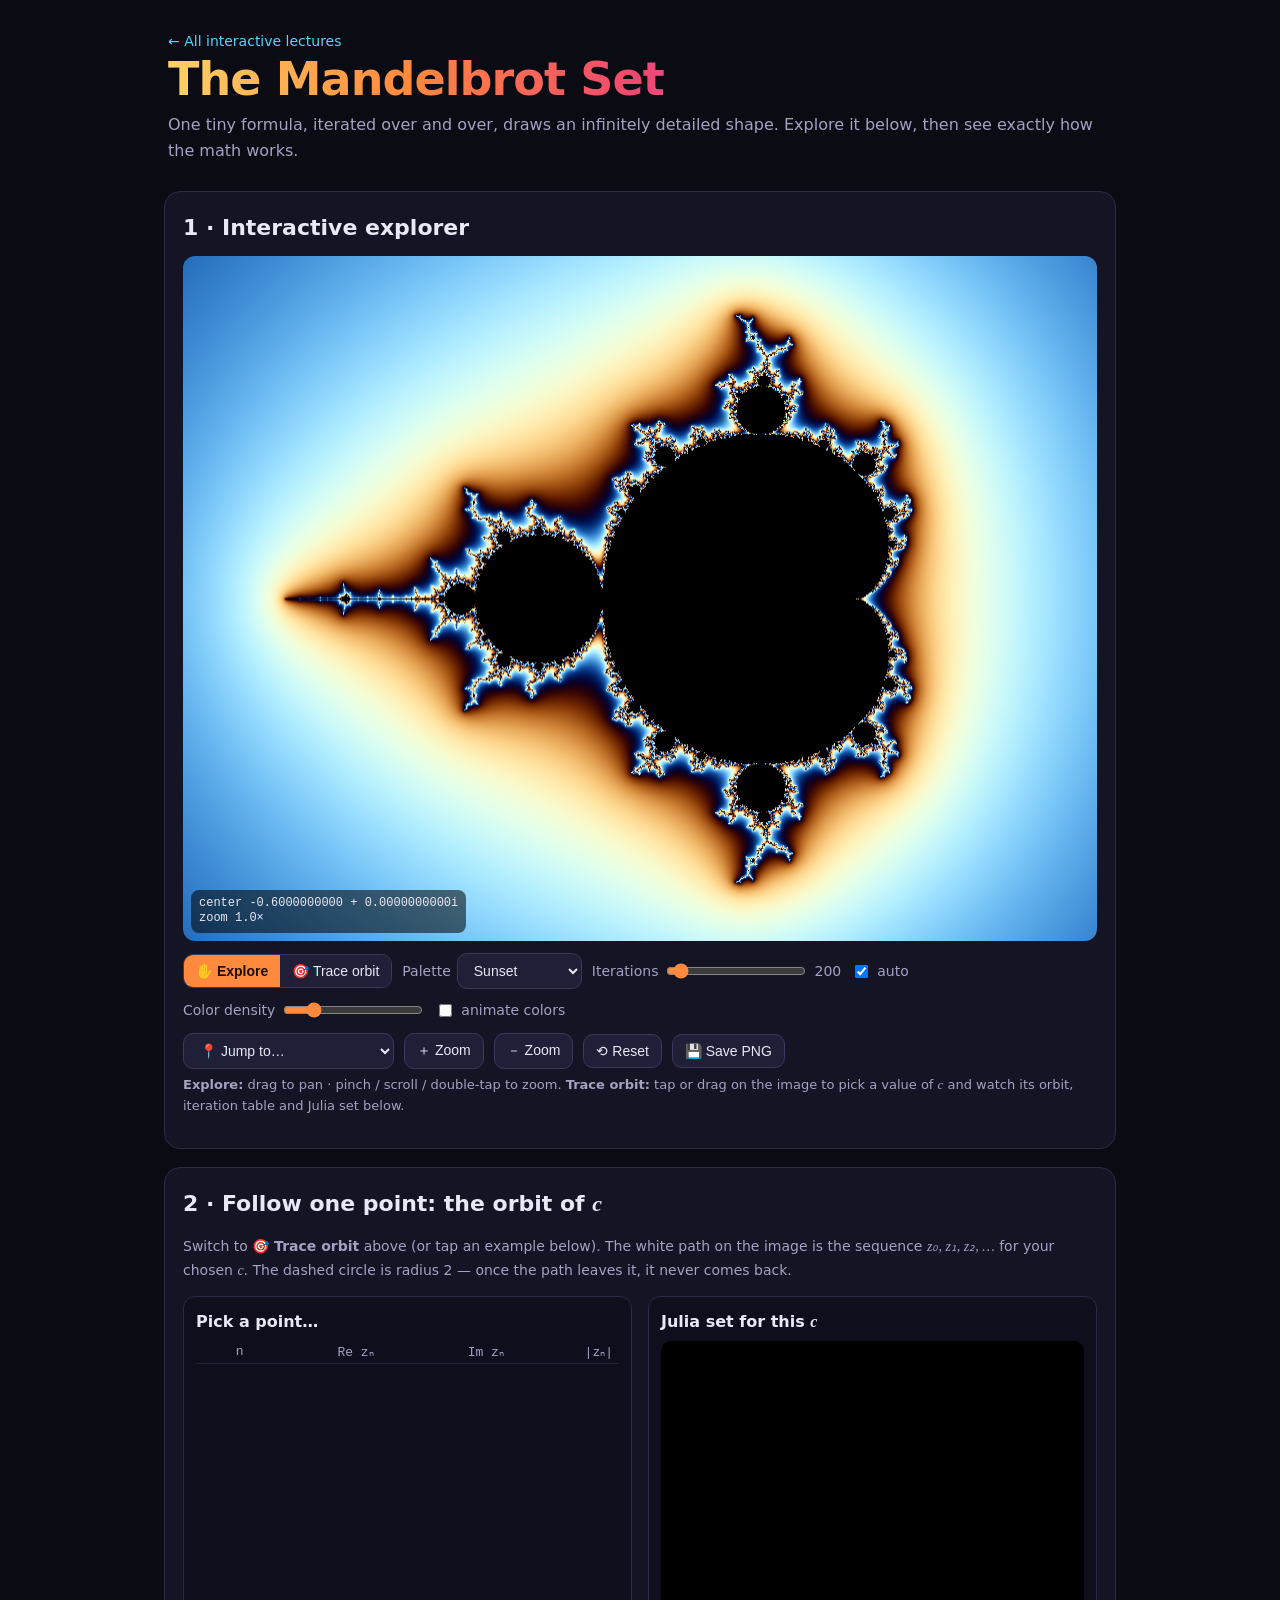
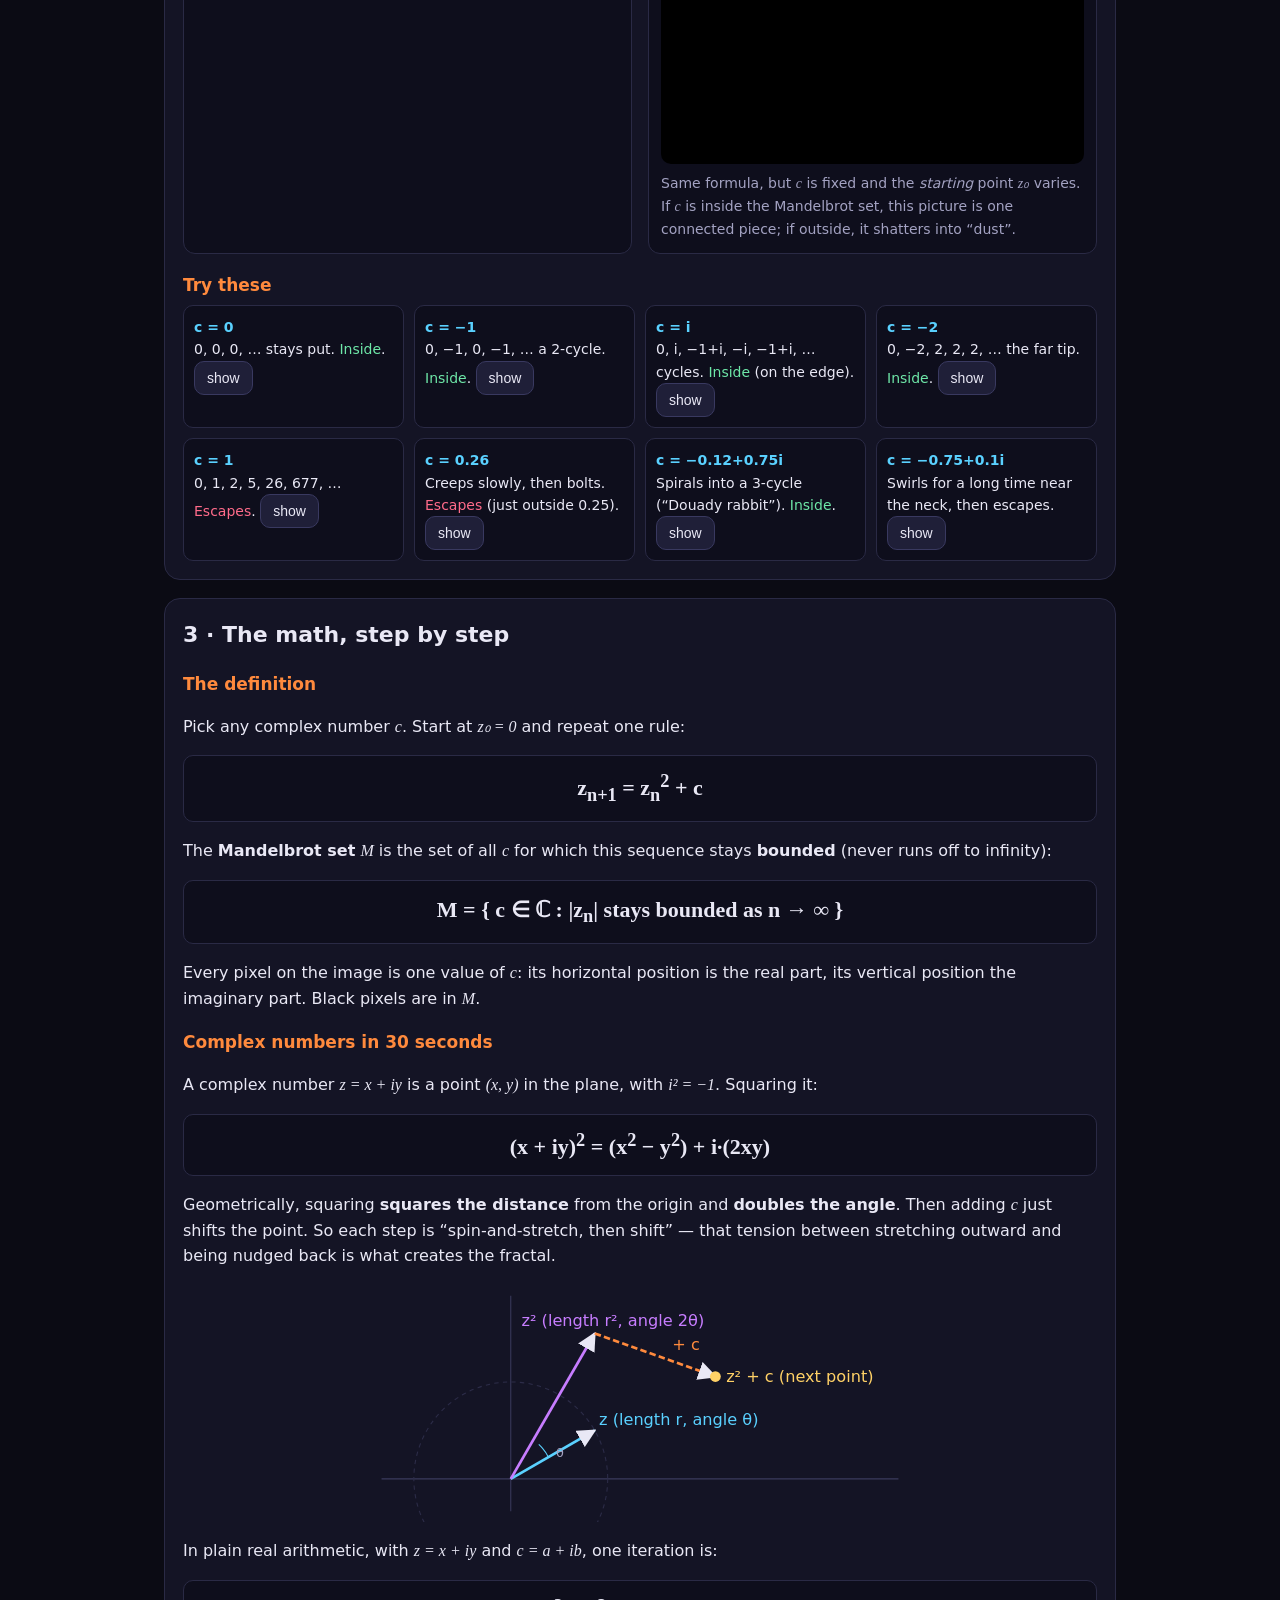
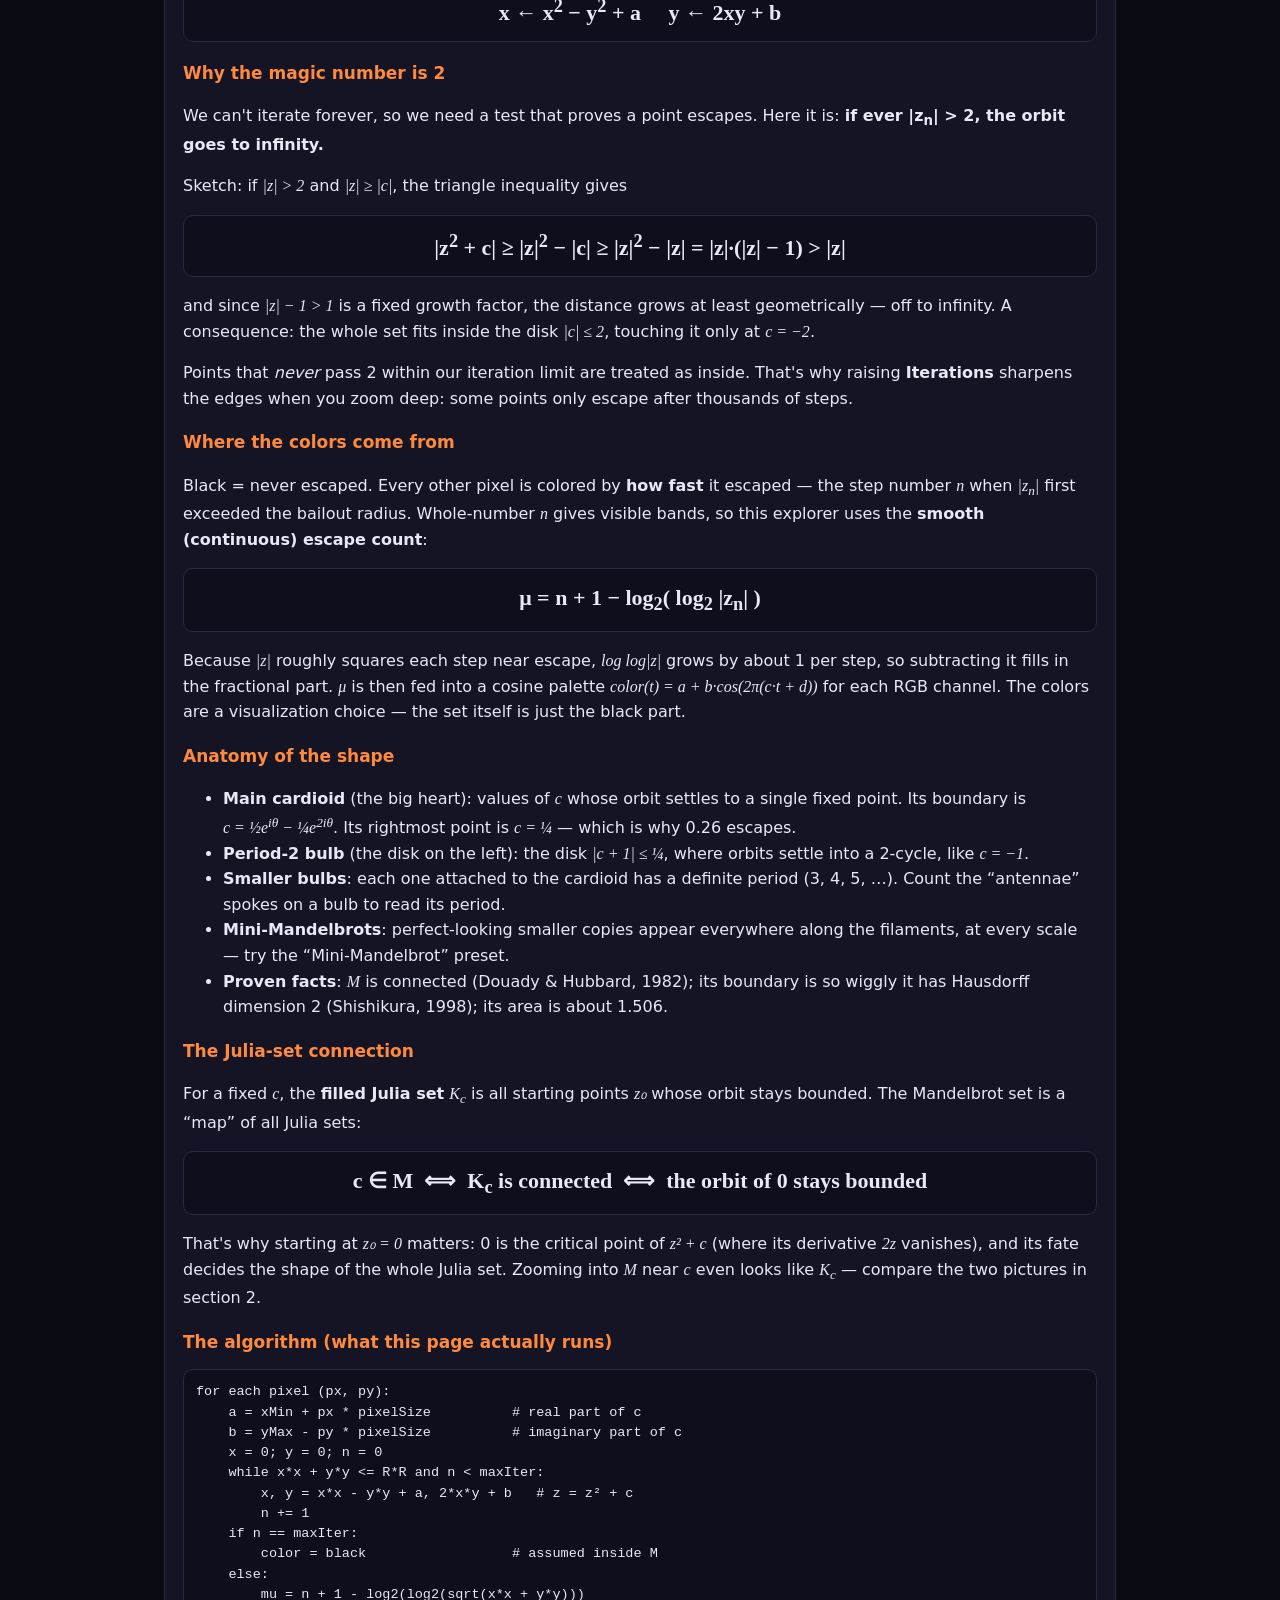
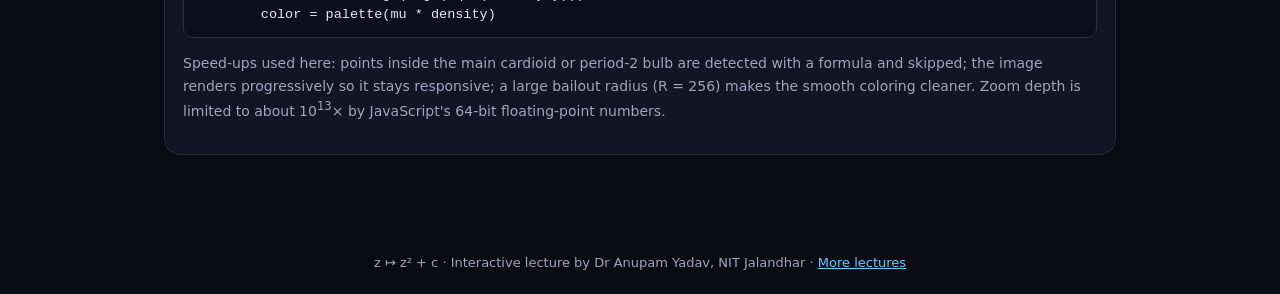
<file: interactive-lectures/mandelbrot-set/index.html>
<!DOCTYPE html>
<html lang="en">
<head>
<meta charset="UTF-8">
<meta name="viewport" content="width=device-width, initial-scale=1, maximum-scale=1">
<title>The Mandelbrot Set — Interactive Lecture | Dr Anupam Yadav</title>
<style>
  :root{
    --bg:#0b0b14; --panel:#141425; --ink:#e9e8f5; --mute:#a3a2c2; --line:#2a2a45;
    --acc:#ff8a3d; --acc2:#5ad1ff; --acc3:#c77dff; --ok:#6ee7a8; --bad:#ff6b8a;
  }
  *{box-sizing:border-box}
  html,body{margin:0;background:var(--bg);color:var(--ink);font:16px/1.6 system-ui,-apple-system,"Segoe UI",Roboto,sans-serif}
  a{color:var(--acc2)}
  header{padding:28px 18px 10px;max-width:980px;margin:auto}
  h1{margin:0;font-size:clamp(28px,6vw,46px);line-height:1.1;letter-spacing:-.02em;
     background:linear-gradient(90deg,#ffd166,#ff8a3d,#ef476f,#c77dff,#5ad1ff);-webkit-background-clip:text;background-clip:text;color:transparent}
  header p{color:var(--mute);margin:8px 0 0}
  main{max-width:980px;margin:auto;padding:0 14px 60px}
  section{background:var(--panel);border:1px solid var(--line);border-radius:16px;padding:18px;margin:18px 0}
  h2{margin:0 0 10px;font-size:22px}
  h3{margin:18px 0 6px;font-size:17px;color:var(--acc)}
  .eq{display:block;text-align:center;font:600 clamp(17px,4vw,22px)/1.5 "Cambria Math","STIX Two Math",Georgia,serif;
      background:#0e0e1c;border:1px solid var(--line);border-radius:10px;padding:12px;margin:12px 0;overflow-x:auto;white-space:nowrap}
  .m{font-family:"Cambria Math","STIX Two Math",Georgia,serif;font-style:italic;white-space:nowrap}
  code,pre{font-family:ui-monospace,SFMono-Regular,Menlo,Consolas,monospace}
  pre{background:#0e0e1c;border:1px solid var(--line);border-radius:10px;padding:12px;overflow-x:auto;font-size:13.5px;line-height:1.5}
  .stage{position:relative;width:100%;aspect-ratio:4/3;border-radius:12px;overflow:hidden;background:#000;touch-action:none;user-select:none}
  @media (max-width:640px){.stage{aspect-ratio:1/1}}
  .stage canvas{position:absolute;inset:0;width:100%;height:100%}
  .hud{position:absolute;left:8px;bottom:8px;font:12px/1.3 ui-monospace,Menlo,monospace;background:rgba(0,0,0,.55);padding:6px 8px;border-radius:8px;pointer-events:none}
  .badge{position:absolute;right:8px;top:8px;font-size:12px;background:rgba(0,0,0,.55);padding:4px 8px;border-radius:8px;pointer-events:none}
  .controls{display:flex;flex-wrap:wrap;gap:10px;align-items:center;margin-top:12px}
  .controls label{font-size:14px;color:var(--mute);display:flex;align-items:center;gap:6px}
  button,select{background:#1f1f38;color:var(--ink);border:1px solid #393960;border-radius:10px;padding:8px 12px;font-size:14px;cursor:pointer}
  button:hover{border-color:var(--acc2)}
  button.on{background:var(--acc);color:#1a0f05;border-color:var(--acc);font-weight:600}
  input[type=range]{accent-color:var(--acc);width:140px}
  .seg{display:inline-flex;border-radius:10px;overflow:hidden;border:1px solid #393960}
  .seg button{border:0;border-radius:0}
  .grid2{display:grid;grid-template-columns:1fr 1fr;gap:16px}
  @media (max-width:720px){.grid2{grid-template-columns:1fr}}
  .card{background:#0e0e1c;border:1px solid var(--line);border-radius:12px;padding:12px}
  table{border-collapse:collapse;width:100%;font:13px ui-monospace,Menlo,monospace}
  td,th{padding:3px 6px;border-bottom:1px solid #22223a;text-align:right}
  th{color:var(--mute);font-weight:500}
  .esc{color:var(--bad)} .in{color:var(--ok)}
  #julia{width:100%;aspect-ratio:1/1;border-radius:10px;background:#000;display:block}
  .examples{display:grid;grid-template-columns:repeat(auto-fit,minmax(200px,1fr));gap:10px}
  .ex{background:#0e0e1c;border:1px solid var(--line);border-radius:10px;padding:10px;font-size:14px}
  .ex b{color:var(--acc2)}
  .note{color:var(--mute);font-size:14px}
  .hint{font-size:13px;color:var(--mute);margin-top:6px}
  svg text{font-family:system-ui,sans-serif}
  footer{color:var(--mute);text-align:center;font-size:13px;padding:20px}
</style>
</head>
<body>
<header>
  <a href="../../interactive-lectures.html" style="font-size:14px;text-decoration:none">← All interactive lectures</a>
  <h1>The Mandelbrot Set</h1>
  <p>One tiny formula, iterated over and over, draws an infinitely detailed shape. Explore it below, then see exactly how the math works.</p>
</header>

<main>

<!-- ================= EXPLORER ================= -->
<section id="explorer">
  <h2>1 · Interactive explorer</h2>
  <div class="stage" id="stage">
    <canvas id="mb"></canvas>
    <canvas id="ov"></canvas>
    <div class="badge" id="badge">Rendering…</div>
    <div class="hud" id="hud"></div>
  </div>

  <div class="controls">
    <div class="seg" role="group">
      <button id="modeExplore" class="on">✋ Explore</button>
      <button id="modeOrbit">🎯 Trace orbit</button>
    </div>
    <label>Palette
      <select id="palette">
        <option value="0">Sunset</option>
        <option value="1">Electric</option>
        <option value="2">Rainbow</option>
        <option value="3">Fire</option>
        <option value="4">Ocean</option>
        <option value="5">Classic Ultra</option>
      </select>
    </label>
    <label>Iterations <input type="range" id="iters" min="50" max="3000" step="10" value="300"><span id="itersVal">300</span></label>
    <label><input type="checkbox" id="autoIt" checked> auto</label>
    <label>Color density <input type="range" id="density" min="1" max="60" value="12"></label>
    <label><input type="checkbox" id="cycle"> animate colors</label>
  </div>
  <div class="controls">
    <select id="preset">
      <option value="">📍 Jump to…</option>
      <option value="-0.6,0,3.6">Whole set</option>
      <option value="-0.7453,0.1127,0.012">Seahorse Valley</option>
      <option value="0.2745,0.0062,0.016">Elephant Valley</option>
      <option value="-1.7549,0,0.035">Mini-Mandelbrot (period 3)</option>
      <option value="-0.74364478,0.13182525,0.00035">Double spiral</option>
      <option value="-0.0886,0.6542,0.02">Triple spiral</option>
      <option value="-0.1011,0.9563,0.012">Lightning (near c = i)</option>
    </select>
    <button id="zoomIn">＋ Zoom</button>
    <button id="zoomOut">－ Zoom</button>
    <button id="reset">⟲ Reset</button>
    <button id="save">💾 Save PNG</button>
  </div>
  <p class="hint"><b>Explore:</b> drag to pan · pinch / scroll / double-tap to zoom. <b>Trace orbit:</b> tap or drag on the image to pick a value of <span class="m">c</span> and watch its orbit, iteration table and Julia set below.</p>
</section>

<!-- ================= ORBIT ================= -->
<section id="orbit">
  <h2>2 · Follow one point: the orbit of <span class="m">c</span></h2>
  <p class="note">Switch to <b>🎯 Trace orbit</b> above (or tap an example below). The white path on the image is the sequence <span class="m">z₀, z₁, z₂, …</span> for your chosen <span class="m">c</span>. The dashed circle is radius 2 — once the path leaves it, it never comes back.</p>
  <div class="grid2">
    <div class="card">
      <div id="orbitStatus" style="font-weight:600;margin-bottom:6px">Pick a point…</div>
      <table><thead><tr><th>n</th><th>Re zₙ</th><th>Im zₙ</th><th>|zₙ|</th></tr></thead><tbody id="orbitTable"></tbody></table>
    </div>
    <div class="card">
      <div style="font-weight:600;margin-bottom:6px">Julia set for this <span class="m">c</span></div>
      <canvas id="julia" width="360" height="360"></canvas>
      <p class="note" style="margin:8px 0 0">Same formula, but <span class="m">c</span> is fixed and the <i>starting</i> point <span class="m">z₀</span> varies. If <span class="m">c</span> is inside the Mandelbrot set, this picture is one connected piece; if outside, it shatters into “dust”.</p>
    </div>
  </div>
  <h3>Try these</h3>
  <div class="examples">
    <div class="ex"><b>c = 0</b><br>0, 0, 0, … stays put. <span class="in">Inside</span>. <button data-c="0,0">show</button></div>
    <div class="ex"><b>c = −1</b><br>0, −1, 0, −1, … a 2-cycle. <span class="in">Inside</span>. <button data-c="-1,0">show</button></div>
    <div class="ex"><b>c = i</b><br>0, i, −1+i, −i, −1+i, … cycles. <span class="in">Inside</span> (on the edge). <button data-c="0,1">show</button></div>
    <div class="ex"><b>c = −2</b><br>0, −2, 2, 2, 2, … the far tip. <span class="in">Inside</span>. <button data-c="-2,0">show</button></div>
    <div class="ex"><b>c = 1</b><br>0, 1, 2, 5, 26, 677, … <span class="esc">Escapes</span>. <button data-c="1,0">show</button></div>
    <div class="ex"><b>c = 0.26</b><br>Creeps slowly, then bolts. <span class="esc">Escapes</span> (just outside 0.25). <button data-c="0.26,0">show</button></div>
    <div class="ex"><b>c = −0.12+0.75i</b><br>Spirals into a 3-cycle (“Douady rabbit”). <span class="in">Inside</span>. <button data-c="-0.122,0.745">show</button></div>
    <div class="ex"><b>c = −0.75+0.1i</b><br>Swirls for a long time near the neck, then escapes. <button data-c="-0.75,0.1">show</button></div>
  </div>
</section>

<!-- ================= MATH ================= -->
<section id="math">
  <h2>3 · The math, step by step</h2>

  <h3>The definition</h3>
  <p>Pick any complex number <span class="m">c</span>. Start at <span class="m">z₀ = 0</span> and repeat one rule:</p>
  <span class="eq">z<sub>n+1</sub> = z<sub>n</sub><sup>2</sup> + c</span>
  <p>The <b>Mandelbrot set</b> <span class="m">M</span> is the set of all <span class="m">c</span> for which this sequence stays <b>bounded</b> (never runs off to infinity):</p>
  <span class="eq">M = { c ∈ ℂ : |z<sub>n</sub>| stays bounded as n → ∞ }</span>
  <p>Every pixel on the image is one value of <span class="m">c</span>: its horizontal position is the real part, its vertical position the imaginary part. Black pixels are in <span class="m">M</span>.</p>

  <h3>Complex numbers in 30 seconds</h3>
  <p>A complex number <span class="m">z = x + iy</span> is a point <span class="m">(x, y)</span> in the plane, with <span class="m">i² = −1</span>. Squaring it:</p>
  <span class="eq">(x + iy)<sup>2</sup> = (x<sup>2</sup> − y<sup>2</sup>) + i·(2xy)</span>
  <p>Geometrically, squaring <b>squares the distance</b> from the origin and <b>doubles the angle</b>. Then adding <span class="m">c</span> just shifts the point. So each step is “spin-and-stretch, then shift” — that tension between stretching outward and being nudged back is what creates the fractal.</p>
  <svg viewBox="0 0 520 220" width="100%" style="max-width:560px;display:block;margin:8px auto">
    <defs><marker id="ar" viewBox="0 0 10 10" refX="9" refY="5" markerWidth="7" markerHeight="7" orient="auto"><path d="M0,0L10,5L0,10z" fill="currentColor"/></marker></defs>
    <g stroke="#3a3a5c"><line x1="20" y1="180" x2="500" y2="180"/><line x1="140" y1="10" x2="140" y2="210"/></g>
    <circle cx="140" cy="180" r="90" fill="none" stroke="#2c2c48" stroke-dasharray="4 4"/>
    <g style="color:#5ad1ff"><line x1="140" y1="180" x2="218" y2="135" stroke="currentColor" stroke-width="2.5" marker-end="url(#ar)"/></g>
    <text x="222" y="130" fill="#5ad1ff" font-size="15">z  (length r, angle θ)</text>
    <g style="color:#c77dff"><line x1="140" y1="180" x2="218" y2="45" stroke="currentColor" stroke-width="2.5" marker-end="url(#ar)"/></g>
    <text x="150" y="38" fill="#c77dff" font-size="15">z²  (length r², angle 2θ)</text>
    <g style="color:#ff8a3d"><line x1="218" y1="45" x2="330" y2="85" stroke="currentColor" stroke-width="2.5" stroke-dasharray="6 3" marker-end="url(#ar)"/></g>
    <text x="290" y="60" fill="#ff8a3d" font-size="15">+ c</text>
    <circle cx="330" cy="85" r="5" fill="#ffd166"/><text x="340" y="90" fill="#ffd166" font-size="15">z² + c  (next point)</text>
    <path d="M175,160 A40,40 0 0 0 166,148" fill="none" stroke="#5ad1ff"/><text x="182" y="160" fill="#a3a2c2" font-size="12">θ</text>
  </svg>
  <p>In plain real arithmetic, with <span class="m">z = x + iy</span> and <span class="m">c = a + ib</span>, one iteration is:</p>
  <span class="eq">x ← x<sup>2</sup> − y<sup>2</sup> + a &nbsp;&nbsp;&nbsp; y ← 2xy + b</span>

  <h3>Why the magic number is 2</h3>
  <p>We can't iterate forever, so we need a test that proves a point escapes. Here it is: <b>if ever |z<sub>n</sub>| &gt; 2, the orbit goes to infinity.</b></p>
  <p>Sketch: if <span class="m">|z| &gt; 2</span> and <span class="m">|z| ≥ |c|</span>, the triangle inequality gives</p>
  <span class="eq">|z<sup>2</sup> + c| ≥ |z|<sup>2</sup> − |c| ≥ |z|<sup>2</sup> − |z| = |z|·(|z| − 1) &gt; |z|</span>
  <p>and since <span class="m">|z| − 1 &gt; 1</span> is a fixed growth factor, the distance grows at least geometrically — off to infinity. A consequence: the whole set fits inside the disk <span class="m">|c| ≤ 2</span>, touching it only at <span class="m">c = −2</span>.</p>
  <p>Points that <i>never</i> pass 2 within our iteration limit are treated as inside. That's why raising <b>Iterations</b> sharpens the edges when you zoom deep: some points only escape after thousands of steps.</p>

  <h3>Where the colors come from</h3>
  <p>Black = never escaped. Every other pixel is colored by <b>how fast</b> it escaped — the step number <span class="m">n</span> when <span class="m">|z<sub>n</sub>|</span> first exceeded the bailout radius. Whole-number <span class="m">n</span> gives visible bands, so this explorer uses the <b>smooth (continuous) escape count</b>:</p>
  <span class="eq">μ = n + 1 − log<sub>2</sub>( log<sub>2</sub> |z<sub>n</sub>| )</span>
  <p>Because <span class="m">|z|</span> roughly squares each step near escape, <span class="m">log log|z|</span> grows by about 1 per step, so subtracting it fills in the fractional part. <span class="m">μ</span> is then fed into a cosine palette <span class="m">color(t) = a + b·cos(2π(c·t + d))</span> for each RGB channel. The colors are a visualization choice — the set itself is just the black part.</p>

  <h3>Anatomy of the shape</h3>
  <ul>
    <li><b>Main cardioid</b> (the big heart): values of <span class="m">c</span> whose orbit settles to a single fixed point. Its boundary is <span class="m">c = ½e<sup>iθ</sup> − ¼e<sup>2iθ</sup></span>. Its rightmost point is <span class="m">c = ¼</span> — which is why 0.26 escapes.</li>
    <li><b>Period-2 bulb</b> (the disk on the left): the disk <span class="m">|c + 1| ≤ ¼</span>, where orbits settle into a 2-cycle, like <span class="m">c = −1</span>.</li>
    <li><b>Smaller bulbs</b>: each one attached to the cardioid has a definite period (3, 4, 5, …). Count the “antennae” spokes on a bulb to read its period.</li>
    <li><b>Mini-Mandelbrots</b>: perfect-looking smaller copies appear everywhere along the filaments, at every scale — try the “Mini-Mandelbrot” preset.</li>
    <li><b>Proven facts</b>: <span class="m">M</span> is connected (Douady & Hubbard, 1982); its boundary is so wiggly it has Hausdorff dimension 2 (Shishikura, 1998); its area is about 1.506.</li>
  </ul>

  <h3>The Julia-set connection</h3>
  <p>For a fixed <span class="m">c</span>, the <b>filled Julia set</b> <span class="m">K<sub>c</sub></span> is all starting points <span class="m">z₀</span> whose orbit stays bounded. The Mandelbrot set is a “map” of all Julia sets:</p>
  <span class="eq">c ∈ M &nbsp;⟺&nbsp; K<sub>c</sub> is connected &nbsp;⟺&nbsp; the orbit of 0 stays bounded</span>
  <p>That's why starting at <span class="m">z₀ = 0</span> matters: 0 is the critical point of <span class="m">z² + c</span> (where its derivative <span class="m">2z</span> vanishes), and its fate decides the shape of the whole Julia set. Zooming into <span class="m">M</span> near <span class="m">c</span> even looks like <span class="m">K<sub>c</sub></span> — compare the two pictures in section 2.</p>

  <h3>The algorithm (what this page actually runs)</h3>
<pre>for each pixel (px, py):
    a = xMin + px * pixelSize          # real part of c
    b = yMax - py * pixelSize          # imaginary part of c
    x = 0; y = 0; n = 0
    while x*x + y*y &lt;= R*R and n &lt; maxIter:
        x, y = x*x - y*y + a, 2*x*y + b   # z = z² + c
        n += 1
    if n == maxIter:
        color = black                  # assumed inside M
    else:
        mu = n + 1 - log2(log2(sqrt(x*x + y*y)))
        color = palette(mu * density)</pre>
  <p class="note">Speed-ups used here: points inside the main cardioid or period-2 bulb are detected with a formula and skipped; the image renders progressively so it stays responsive; a large bailout radius (R = 256) makes the smooth coloring cleaner. Zoom depth is limited to about 10<sup>13</sup>× by JavaScript's 64-bit floating-point numbers.</p>
</section>

</main>
<footer>z ↦ z² + c · Interactive lecture by Dr Anupam Yadav, NIT Jalandhar · <a href="../../interactive-lectures.html">More lectures</a></footer>

<script>
(() => {
'use strict';
const stage = document.getElementById('stage');
const cv = document.getElementById('mb'), ctx = cv.getContext('2d');
const ov = document.getElementById('ov'), octx = ov.getContext('2d');
const hud = document.getElementById('hud'), badge = document.getElementById('badge');
const itersEl = document.getElementById('iters'), itersVal = document.getElementById('itersVal');
const autoEl = document.getElementById('autoIt'), densEl = document.getElementById('density');
const palEl = document.getElementById('palette'), cycleEl = document.getElementById('cycle');

const HOME = {cx:-0.6, cy:0, w:3.6};
let view = {...HOME};
let mode = 'explore';
let orbitC = null;

// ---------- palettes (cosine palettes) ----------
const PALS = [
  {a:[.5,.5,.5], b:[.5,.5,.5], c:[1,1,1], d:[0,.10,.20]},        // Sunset
  {a:[.5,.5,.5], b:[.5,.5,.5], c:[1,1,1], d:[.30,.20,.20]},      // Electric
  {a:[.5,.5,.5], b:[.5,.5,.5], c:[1,1,1], d:[0,.33,.67]},        // Rainbow
  {a:[.5,.3,.1], b:[.5,.4,.3], c:[1,1,1], d:[0,.15,.25]},        // Fire
  {a:[.2,.45,.6], b:[.3,.4,.4], c:[1,1,1], d:[.5,.4,.3]},        // Ocean
  null                                                            // Classic Ultra (gradient)
];
const LUTN = 2048;
let lut = new Uint8ClampedArray(LUTN*3);
function buildLUT(){
  const p = PALS[+palEl.value];
  if (p){
    for (let i=0;i<LUTN;i++){
      const t=i/LUTN;
      for (let k=0;k<3;k++) lut[i*3+k] = 255*(p.a[k]+p.b[k]*Math.cos(2*Math.PI*(p.c[k]*t+p.d[k])));
    }
  } else {
    const stops=[[0,0,7,100],[.16,32,107,203],[.42,237,255,255],[.6425,255,170,0],[.8575,0,2,0],[1,0,7,100]];
    for (let i=0;i<LUTN;i++){
      const t=i/LUTN; let j=0; while(stops[j+1][0]<t) j++;
      const s0=stops[j], s1=stops[j+1], f=(t-s0[0])/(s1[0]-s0[0]);
      for (let k=0;k<3;k++) lut[i*3+k] = s0[k+1]+(s1[k+1]-s0[k+1])*f;
    }
  }
}

// ---------- sizing ----------
let W=0,H=0,DPR=1;
function resize(){
  DPR = Math.min(window.devicePixelRatio||1, 2);
  const r = stage.getBoundingClientRect();
  W = Math.max(1, Math.round(r.width*DPR)); H = Math.max(1, Math.round(r.height*DPR));
  cv.width=ov.width=W; cv.height=ov.height=H;
  snap = null; render(); drawOrbit();
}

// ---------- coordinate helpers ----------
const px = () => view.w / W;
const toC = (sx, sy) => [view.cx - view.w/2 + sx*px(), view.cy + H*px()/2 - sy*px()];
const toS = (a, b) => [(a - (view.cx - view.w/2))/px(), ((view.cy + H*px()/2) - b)/px()];

function maxIter(){
  if (autoEl.checked){
    const z = Math.max(1, HOME.w / view.w);
    const it = Math.round(Math.min(3000, 200 + 90*Math.log2(z)));
    itersEl.value = it;
  }
  itersVal.textContent = itersEl.value;
  return +itersEl.value;
}

// ---------- progressive render with raw escape data ----------
let job = 0, snap = null, snapView = null;
let muBuf = null; // Float32 smooth counts, -1 = inside
let colorPhase = 0;

function render(){
  const id = ++job;
  const w=W, h=H, MI=maxIter(), p=px();
  const x0 = view.cx - view.w/2, y0 = view.cy + h*p/2;
  muBuf = new Float32Array(w*h);
  const mb = muBuf;
  const img = ctx.createImageData(w,h), d = img.data;
  const R2 = 65536, LN2 = Math.LN2;
  let row = 0;
  badge.textContent='Rendering…'; badge.style.display='block';
  const vSnap = {...view};
  function chunk(){
    if (id !== job) return;
    const t0 = performance.now(), start = row;
    while (row < h && performance.now()-t0 < 14){
      const b = y0 - row*p, b2 = b*b;
      for (let col=0; col<w; col++){
        const a = x0 + col*p;
        // cardioid / bulb check
        const q = (a-.25)*(a-.25) + b2;
        if (q*(q+(a-.25)) <= .25*b2 || (a+1)*(a+1)+b2 <= .0625){ mb[row*w+col] = -1; continue; }
        let x=0,y=0,xx=0,yy=0,n=0;
        while (xx+yy <= R2 && n < MI){ y = 2*x*y + b; x = xx - yy + a; xx=x*x; yy=y*y; n++; }
        mb[row*w+col] = (n>=MI) ? -1 : n + 1 - Math.log(Math.log(xx+yy)/2/LN2)/LN2;
      }
      colorRow(d, mb, row, w);
      row++;
    }
    ctx.putImageData(img, 0, 0, 0, start, w, row-start);
    if (row < h) requestAnimationFrame(chunk);
    else {
      lastImg = img;
      snap = document.createElement('canvas'); snap.width=w; snap.height=h;
      snap.getContext('2d').putImageData(img,0,0); snapView = vSnap;
      badge.style.display='none';
    }
  }
  requestAnimationFrame(chunk);
  updateHud();
}
let lastImg = null;
function colorRow(d, mb, row, w){
  const dens = +densEl.value / 100, ph = colorPhase;
  for (let col=0; col<w; col++){
    const i = row*w+col, o = i*4, mu = mb[i];
    if (mu < 0){ d[o]=d[o+1]=d[o+2]=0; }
    else {
      let t = (Math.sqrt(mu) * dens * 4 + ph) % 1; if (t<0) t+=1;
      const li = (t*LUTN|0)*3;
      d[o]=lut[li]; d[o+1]=lut[li+1]; d[o+2]=lut[li+2];
    }
    d[o+3]=255;
  }
}
function recolor(){ // re-color without recomputing
  if (!lastImg || !muBuf || muBuf.length !== W*H) { render(); return; }
  for (let r=0;r<H;r++) colorRow(lastImg.data, muBuf, r, W);
  ctx.putImageData(lastImg,0,0);
  if (snap) snap.getContext('2d').putImageData(lastImg,0,0);
}

// Preview: transform last snapshot to current view while interacting
function preview(){
  if (!snap || !snapView) return;
  const bp = snapView.w / snap.width, p = px();
  const bx0 = snapView.cx - snapView.w/2, by0 = snapView.cy + snap.height*bp/2;
  const x0 = view.cx - view.w/2, y0 = view.cy + H*p/2;
  ctx.fillStyle='#000'; ctx.fillRect(0,0,W,H);
  ctx.imageSmoothingEnabled = true;
  ctx.drawImage(snap, (bx0-x0)/p, (y0-by0)/p, snap.width*bp/p, snap.height*bp/p);
}
let renderTimer = 0;
function scheduleRender(){ job++; preview(); drawOrbit(); updateHud(); clearTimeout(renderTimer); renderTimer = setTimeout(render, 160); }

function updateHud(){
  const z = HOME.w/view.w;
  hud.textContent = `center ${view.cx.toFixed(10)} ${view.cy>=0?'+':'−'} ${Math.abs(view.cy).toFixed(10)}i\nzoom ${z<1e4? z.toFixed(1): z.toExponential(2)}×`;
  hud.style.whiteSpace='pre';
}

// ---------- zoom ----------
function zoomAt(sx, sy, f){
  const [a,b] = toC(sx,sy);
  const nw = Math.min(8, Math.max(1e-13, view.w*f));
  const k = nw/view.w;
  view.cx = a - (a-view.cx)*k; view.cy = b - (b-view.cy)*k; view.w = nw;
  scheduleRender();
}

// ---------- pointer handling ----------
const pts = new Map();
let pinch0 = null, lastTap = 0, moved = false, downPos = null;
const local = e => { const r = stage.getBoundingClientRect(); return [(e.clientX-r.left)*DPR, (e.clientY-r.top)*DPR]; };

stage.addEventListener('pointerdown', e => {
  stage.setPointerCapture(e.pointerId);
  pts.set(e.pointerId, local(e)); moved=false; downPos = local(e);
  if (pts.size===2){
    const [p1,p2]=[...pts.values()];
    pinch0 = {d:Math.hypot(p1[0]-p2[0],p1[1]-p2[1]), w:view.w, mid:[(p1[0]+p2[0])/2,(p1[1]+p2[1])/2], c:toC((p1[0]+p2[0])/2,(p1[1]+p2[1])/2)};
  } else if (mode==='orbit'){ setOrbit(...toC(...local(e))); }
});
stage.addEventListener('pointermove', e => {
  const cur = local(e);
  if (pts.size===0 && mode==='explore'){ const [a,b]=toC(...cur); hud.textContent = `c = ${a.toFixed(6)} ${b>=0?'+':'−'} ${Math.abs(b).toFixed(6)}i\nzoom ${(HOME.w/view.w).toPrecision(3)}×`; return; }
  if (!pts.has(e.pointerId)) return;
  const prev = pts.get(e.pointerId); pts.set(e.pointerId, cur);
  if (downPos && Math.hypot(cur[0]-downPos[0], cur[1]-downPos[1]) > 6*DPR) moved = true;
  if (pts.size===2 && pinch0){
    const [p1,p2]=[...pts.values()];
    const dd = Math.hypot(p1[0]-p2[0],p1[1]-p2[1]) || 1;
    const mid=[(p1[0]+p2[0])/2,(p1[1]+p2[1])/2];
    view.w = Math.min(8, Math.max(1e-13, pinch0.w * pinch0.d/dd));
    const p = px();
    view.cx = pinch0.c[0] - (mid[0]-W/2)*p;
    view.cy = pinch0.c[1] + (mid[1]-H/2)*p;
    scheduleRender();
  } else if (pts.size===1){
    if (mode==='orbit'){ setOrbit(...toC(...cur)); return; }
    const p = px();
    view.cx -= (cur[0]-prev[0])*p; view.cy += (cur[1]-prev[1])*p;
    scheduleRender();
  }
});
function up(e){
  pts.delete(e.pointerId);
  if (pts.size<2) pinch0=null;
  if (pts.size===1){ /* reset anchor for remaining finger */ }
  if (!moved && mode==='explore' && e.type==='pointerup'){
    const now = performance.now();
    if (now-lastTap < 300){ zoomAt(...local(e), 0.4); lastTap=0; } else lastTap = now;
  }
}
stage.addEventListener('pointerup', up);
stage.addEventListener('pointercancel', up);
stage.addEventListener('wheel', e => { e.preventDefault(); zoomAt(...local(e), Math.exp(e.deltaY*0.0015)); }, {passive:false});

// ---------- orbit ----------
function iterateOrbit(a,b,N=500){
  const out=[[0,0]]; let x=0,y=0,esc=-1;
  for (let n=1;n<=N;n++){
    const nx=x*x-y*y+a; y=2*x*y+b; x=nx; out.push([x,y]);
    if (x*x+y*y>4 && esc<0){ esc=n; if (n+3<out.length) break; }
    if (esc>0 && n>esc+2) break;
  }
  return {pts:out, esc};
}
function setOrbit(a,b){
  orbitC=[a,b]; drawOrbit(); fillTable(); renderJulia();
}
function drawOrbit(){
  octx.clearRect(0,0,W,H);
  if (!orbitC) return;
  const [a,b]=orbitC, {pts:o, esc} = iterateOrbit(a,b);
  // radius 2 circle
  const [ox,oy]=toS(0,0), r=2/px();
  octx.setLineDash([6*DPR,6*DPR]); octx.strokeStyle='rgba(255,255,255,.45)'; octx.lineWidth=1.2*DPR;
  octx.beginPath(); octx.arc(ox,oy,r,0,Math.PI*2); octx.stroke(); octx.setLineDash([]);
  // path
  octx.strokeStyle = esc>0 ? 'rgba(255,107,138,.9)' : 'rgba(255,255,255,.85)'; octx.lineWidth=1.6*DPR;
  octx.beginPath();
  o.forEach(([x,y],i)=>{ const [sx,sy]=toS(x,y); i?octx.lineTo(sx,sy):octx.moveTo(sx,sy); });
  octx.stroke();
  o.slice(0,60).forEach(([x,y],i)=>{ const [sx,sy]=toS(x,y); octx.fillStyle = i===0?'#ffd166':'rgba(255,255,255,.9)'; octx.beginPath(); octx.arc(sx,sy,(i===0?4:2.4)*DPR,0,7); octx.fill(); });
  // c marker
  const [cx,cy]=toS(a,b);
  octx.strokeStyle='#5ad1ff'; octx.lineWidth=2.5*DPR; octx.beginPath(); octx.arc(cx,cy,8*DPR,0,7); octx.stroke();
  octx.beginPath(); octx.moveTo(cx-13*DPR,cy); octx.lineTo(cx+13*DPR,cy); octx.moveTo(cx,cy-13*DPR); octx.lineTo(cx,cy+13*DPR); octx.stroke();
}
function fmt(v){ return Math.abs(v)>=1e5? v.toExponential(2) : v.toFixed(5); }
function fillTable(){
  const [a,b]=orbitC, {pts:o, esc}=iterateOrbit(a,b, 1000);
  const st=document.getElementById('orbitStatus');
  const cs=`c = ${a.toFixed(4)} ${b>=0?'+':'−'} ${Math.abs(b).toFixed(4)}i`;
  st.innerHTML = esc>0 ? `${cs} → <span class="esc">escapes at step ${esc}</span> (outside M)`
                       : `${cs} → <span class="in">bounded for 1000 steps</span> (inside M)`;
  const rows=[]; const show=Math.min(o.length, 16);
  for (let n=0;n<show;n++){ const [x,y]=o[n], m=Math.hypot(x,y); rows.push(`<tr class="${m>2?'esc':''}"><td>${n}</td><td>${fmt(x)}</td><td>${fmt(y)}</td><td>${fmt(m)}</td></tr>`); }
  document.getElementById('orbitTable').innerHTML=rows.join('');
}

// ---------- Julia ----------
const jc = document.getElementById('julia'), jctx = jc.getContext('2d');
function renderJulia(){
  if (!orbitC) return;
  const [a,b]=orbitC, S=jc.width, img=jctx.createImageData(S,S), d=img.data, span=3.4, p=span/S, MI=250;
  const dens = +densEl.value/100;
  for (let r=0;r<S;r++) for (let c=0;c<S;c++){
    let x=-span/2+c*p, y=span/2-r*p, xx=x*x, yy=y*y, n=0;
    while (xx+yy<=256 && n<MI){ y=2*x*y+b; x=xx-yy+a; xx=x*x; yy=y*y; n++; }
    const o=(r*S+c)*4;
    if (n>=MI){ d[o]=d[o+1]=d[o+2]=0; }
    else { const mu=n+1-Math.log(Math.log(xx+yy)/2/Math.LN2)/Math.LN2; let t=(Math.sqrt(Math.max(mu,0))*dens*4+colorPhase)%1; if(t<0)t+=1; const li=(t*LUTN|0)*3; d[o]=lut[li]; d[o+1]=lut[li+1]; d[o+2]=lut[li+2]; }
    d[o+3]=255;
  }
  jctx.putImageData(img,0,0);
}

// ---------- controls ----------
const bE=document.getElementById('modeExplore'), bO=document.getElementById('modeOrbit');
function setMode(m){ mode=m; bE.classList.toggle('on',m==='explore'); bO.classList.toggle('on',m==='orbit'); stage.style.cursor = m==='orbit'?'crosshair':'grab'; }
bE.onclick=()=>setMode('explore');
bO.onclick=()=>{ setMode('orbit'); if(!orbitC) setOrbit(-0.122,0.745); };
palEl.onchange=()=>{ buildLUT(); recolor(); renderJulia(); };
densEl.oninput=()=>{ recolor(); };
densEl.onchange=()=>renderJulia();
itersEl.oninput=()=>{ autoEl.checked=false; itersVal.textContent=itersEl.value; };
itersEl.onchange=()=>render();
autoEl.onchange=()=>render();
document.getElementById('reset').onclick=()=>{ view={...HOME}; scheduleRender(); };
document.getElementById('zoomIn').onclick=()=>zoomAt(W/2,H/2,0.5);
document.getElementById('zoomOut').onclick=()=>zoomAt(W/2,H/2,2);
document.getElementById('preset').onchange=e=>{
  if(!e.target.value) return; const [x,y,w]=e.target.value.split(',').map(Number);
  view={cx:x,cy:y,w}; scheduleRender(); e.target.value='';
};
document.getElementById('save').onclick=()=>{ const a=document.createElement('a'); a.download='mandelbrot.png'; a.href=cv.toDataURL('image/png'); a.click(); };
document.querySelectorAll('[data-c]').forEach(btn=>btn.onclick=()=>{
  const [a,b]=btn.dataset.c.split(',').map(Number);
  setMode('orbit'); view={...HOME}; scheduleRender(); setOrbit(a,b);
  document.getElementById('explorer').scrollIntoView({behavior:'smooth'});
});
let raf=0;
cycleEl.onchange=()=>{
  cancelAnimationFrame(raf);
  if(!cycleEl.checked) return;
  let last=performance.now();
  const tick=t=>{ colorPhase=(colorPhase+(t-last)*0.00012)%1; last=t; if(badge.style.display==='none') recolor(); raf=requestAnimationFrame(tick); };
  raf=requestAnimationFrame(tick);
};

buildLUT();
setMode('explore');
new ResizeObserver(()=>{ clearTimeout(resize._t); resize._t=setTimeout(resize,100); }).observe(stage);
resize();
})();
</script>
</body>
</html>
</file>
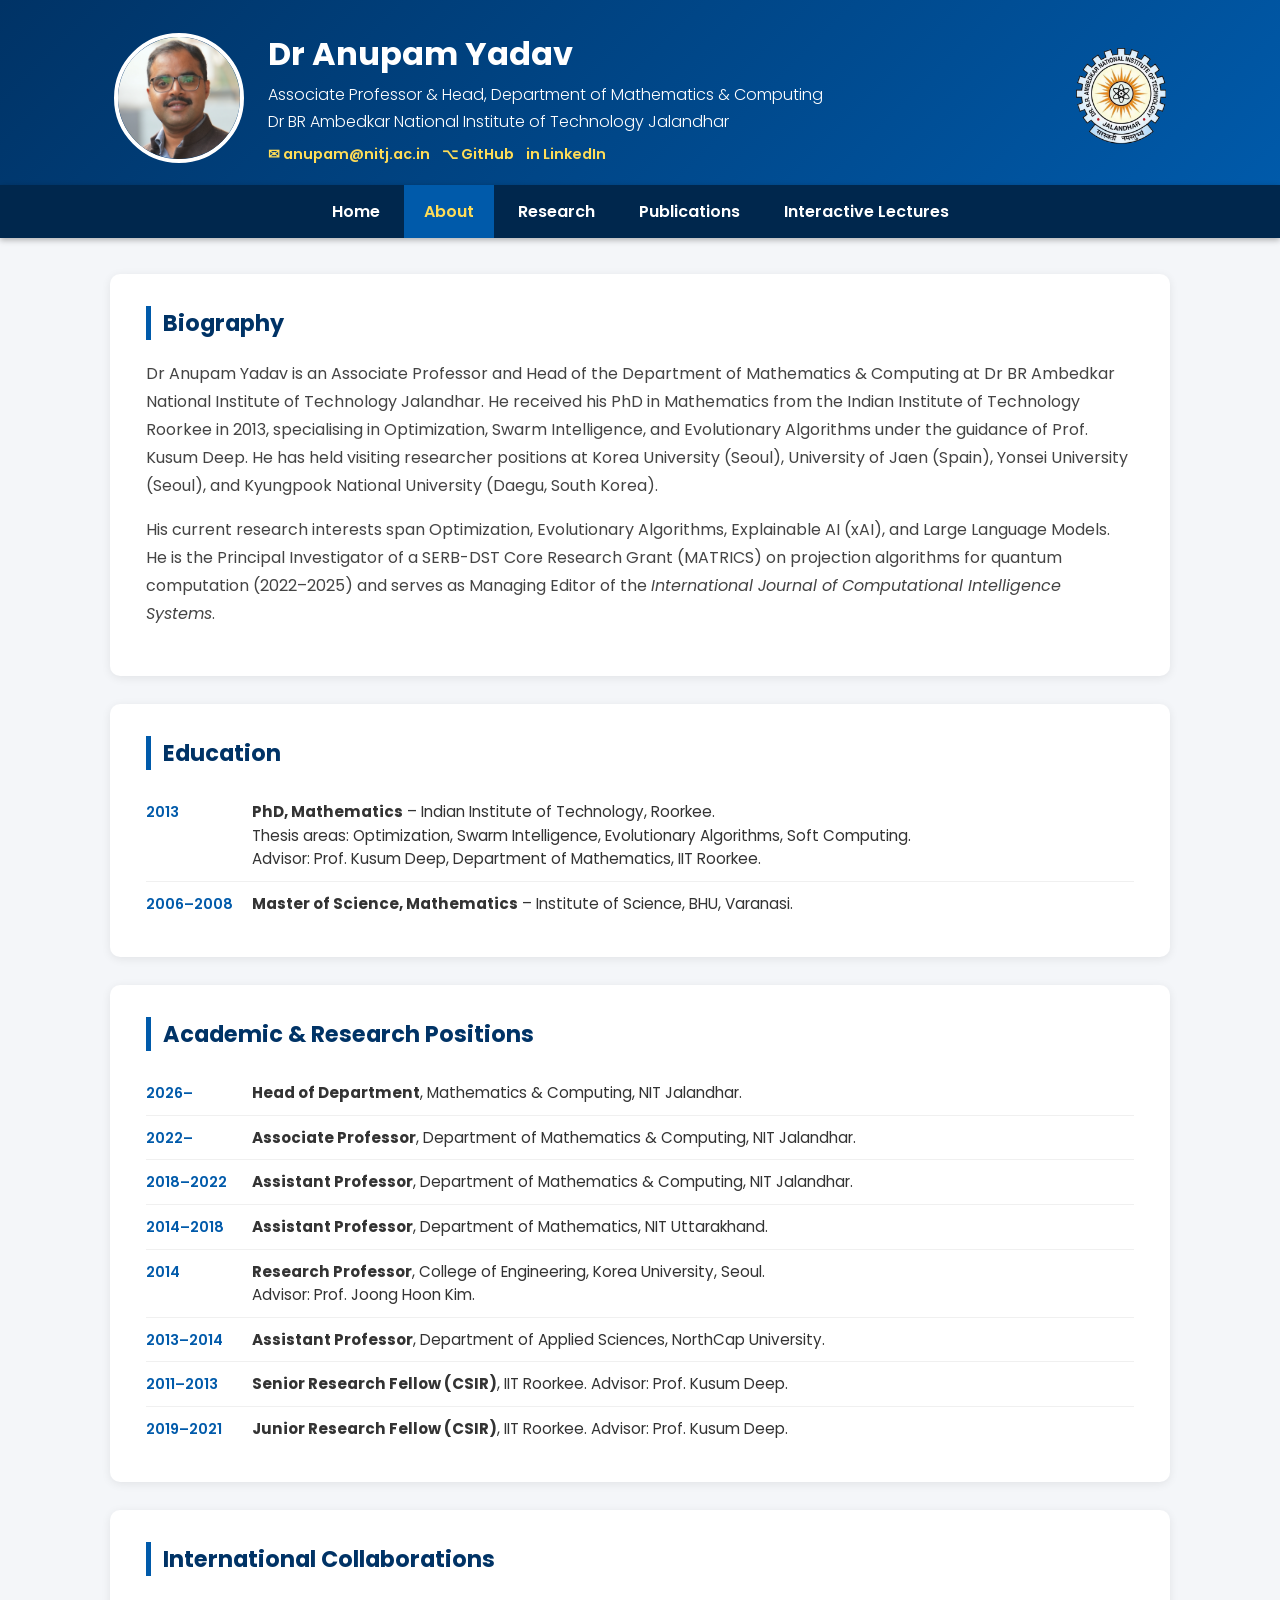
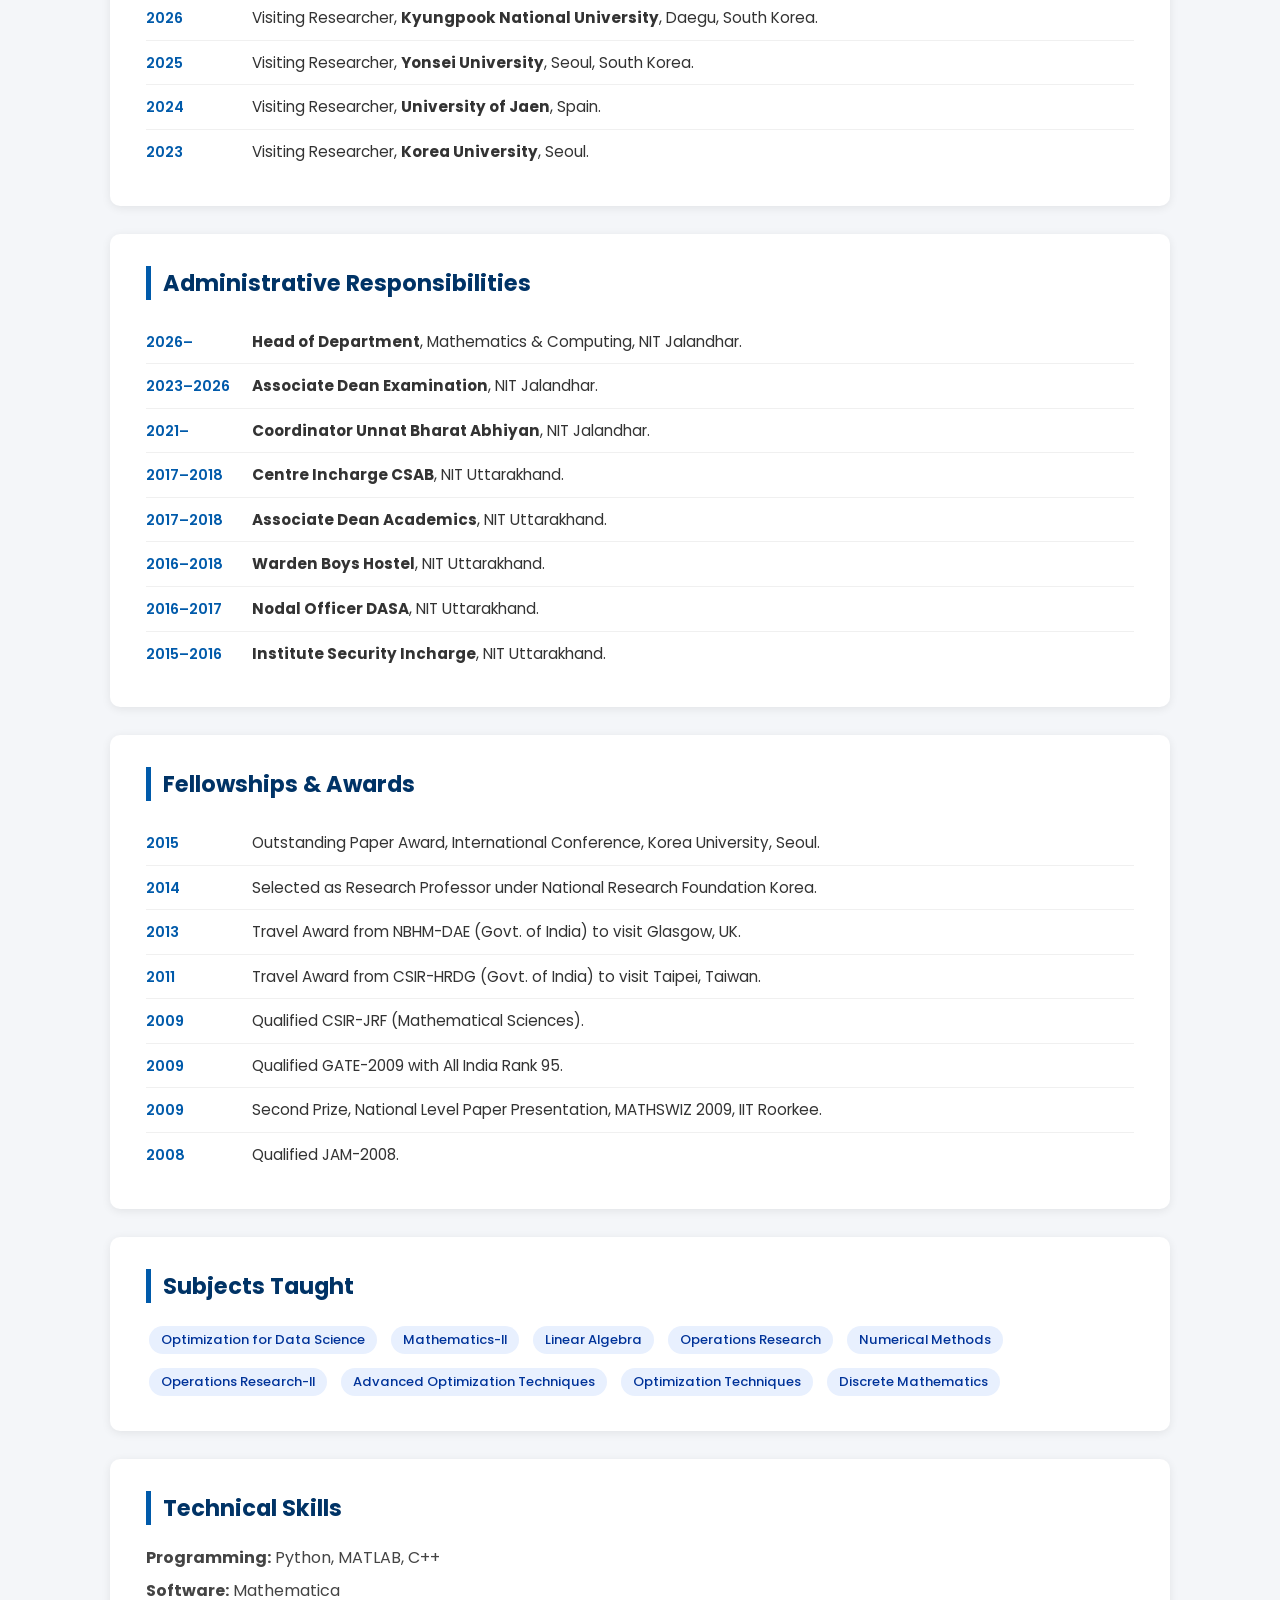
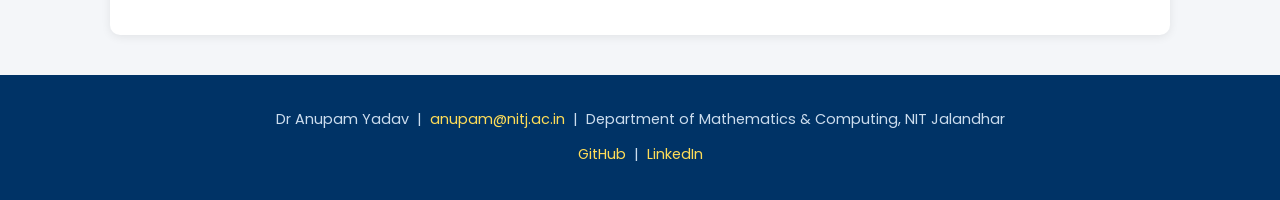
<file: about.html>
<!DOCTYPE html>
<html lang="en">
<head>
    <meta charset="UTF-8">
    <meta name="viewport" content="width=device-width, initial-scale=1.0">
    <title>About – Dr Anupam Yadav</title>
    <link rel="stylesheet" href="style.css">
</head>
<body>

<header>
    <div class="header-container">
        <img src="SSM02790.JPG" alt="Dr Anupam Yadav" class="profile-image">
        <div class="header-text">
            <h1>Dr Anupam Yadav</h1>
            <h2>Associate Professor &amp; Head, Department of Mathematics &amp; Computing</h2>
            <h2>Dr BR Ambedkar National Institute of Technology Jalandhar</h2>
            <div class="header-links">
                <a href="mailto:anupam@nitj.ac.in">✉ anupam@nitj.ac.in</a>
                <a href="https://github.com/anupuam" target="_blank">⌥ GitHub</a>
                <a href="https://www.linkedin.com/in/anupuam/" target="_blank">in LinkedIn</a>
            </div>
        </div>
        <img src="Logo_of_NIT_Jalandhar.png" alt="NIT Jalandhar Logo" class="logo">
    </div>
</header>

<nav>
    <ul>
        <li><a href="index.html">Home</a></li>
        <li><a href="about.html" class="active">About</a></li>
        <li><a href="research.html">Research</a></li>
        <li><a href="publications.html">Publications</a></li>
        <li><a href="interactive-lectures.html">Interactive Lectures</a></li>
    </ul>
</nav>

<div class="page-content">

    <!-- Biography -->
    <div class="card">
        <h2 class="section-title">Biography</h2>
        <p style="line-height:1.75;color:#444;">
            Dr Anupam Yadav is an Associate Professor and Head of the Department of Mathematics &amp; Computing at Dr BR Ambedkar National Institute of Technology Jalandhar. He received his PhD in Mathematics from the Indian Institute of Technology Roorkee in 2013, specialising in Optimization, Swarm Intelligence, and Evolutionary Algorithms under the guidance of Prof. Kusum Deep. He has held visiting researcher positions at Korea University (Seoul), University of Jaen (Spain), Yonsei University (Seoul), and Kyungpook National University (Daegu, South Korea).
        </p>
        <p style="line-height:1.75;color:#444;">
            His current research interests span Optimization, Evolutionary Algorithms, Explainable AI (xAI), and Large Language Models. He is the Principal Investigator of a SERB-DST Core Research Grant (MATRICS) on projection algorithms for quantum computation (2022–2025) and serves as Managing Editor of the <em>International Journal of Computational Intelligence Systems</em>.
        </p>
    </div>

    <!-- Education -->
    <div class="card">
        <h2 class="section-title">Education</h2>
        <ul class="timeline">
            <li>
                <span class="year">2013</span>
                <span class="detail"><strong>PhD, Mathematics</strong> – Indian Institute of Technology, Roorkee.<br>
                Thesis areas: Optimization, Swarm Intelligence, Evolutionary Algorithms, Soft Computing.<br>
                Advisor: Prof. Kusum Deep, Department of Mathematics, IIT Roorkee.</span>
            </li>
            <li>
                <span class="year">2006–2008</span>
                <span class="detail"><strong>Master of Science, Mathematics</strong> – Institute of Science, BHU, Varanasi.</span>
            </li>
        </ul>
    </div>

    <!-- Academic Positions -->
    <div class="card">
        <h2 class="section-title">Academic &amp; Research Positions</h2>
        <ul class="timeline">
            <li><span class="year">2026–</span><span class="detail"><strong>Head of Department</strong>, Mathematics &amp; Computing, NIT Jalandhar.</span></li>
            <li><span class="year">2022–</span><span class="detail"><strong>Associate Professor</strong>, Department of Mathematics &amp; Computing, NIT Jalandhar.</span></li>
            <li><span class="year">2018–2022</span><span class="detail"><strong>Assistant Professor</strong>, Department of Mathematics &amp; Computing, NIT Jalandhar.</span></li>
            <li><span class="year">2014–2018</span><span class="detail"><strong>Assistant Professor</strong>, Department of Mathematics, NIT Uttarakhand.</span></li>
            <li><span class="year">2014</span><span class="detail"><strong>Research Professor</strong>, College of Engineering, Korea University, Seoul.<br>Advisor: Prof. Joong Hoon Kim.</span></li>
            <li><span class="year">2013–2014</span><span class="detail"><strong>Assistant Professor</strong>, Department of Applied Sciences, NorthCap University.</span></li>
            <li><span class="year">2011–2013</span><span class="detail"><strong>Senior Research Fellow (CSIR)</strong>, IIT Roorkee. Advisor: Prof. Kusum Deep.</span></li>
            <li><span class="year">2019–2021</span><span class="detail"><strong>Junior Research Fellow (CSIR)</strong>, IIT Roorkee. Advisor: Prof. Kusum Deep.</span></li>
        </ul>
    </div>

    <!-- International Collaborations -->
    <div class="card">
        <h2 class="section-title">International Collaborations</h2>
        <ul class="timeline">
            <li><span class="year">2026</span><span class="detail">Visiting Researcher, <strong>Kyungpook National University</strong>, Daegu, South Korea.</span></li>
            <li><span class="year">2025</span><span class="detail">Visiting Researcher, <strong>Yonsei University</strong>, Seoul, South Korea.</span></li>
            <li><span class="year">2024</span><span class="detail">Visiting Researcher, <strong>University of Jaen</strong>, Spain.</span></li>
            <li><span class="year">2023</span><span class="detail">Visiting Researcher, <strong>Korea University</strong>, Seoul.</span></li>
        </ul>
    </div>

    <!-- Administrative Responsibilities -->
    <div class="card">
        <h2 class="section-title">Administrative Responsibilities</h2>
        <ul class="timeline">
            <li><span class="year">2026–</span><span class="detail"><strong>Head of Department</strong>, Mathematics &amp; Computing, NIT Jalandhar.</span></li>
            <li><span class="year">2023–2026</span><span class="detail"><strong>Associate Dean Examination</strong>, NIT Jalandhar.</span></li>
            <li><span class="year">2021–</span><span class="detail"><strong>Coordinator Unnat Bharat Abhiyan</strong>, NIT Jalandhar.</span></li>
            <li><span class="year">2017–2018</span><span class="detail"><strong>Centre Incharge CSAB</strong>, NIT Uttarakhand.</span></li>
            <li><span class="year">2017–2018</span><span class="detail"><strong>Associate Dean Academics</strong>, NIT Uttarakhand.</span></li>
            <li><span class="year">2016–2018</span><span class="detail"><strong>Warden Boys Hostel</strong>, NIT Uttarakhand.</span></li>
            <li><span class="year">2016–2017</span><span class="detail"><strong>Nodal Officer DASA</strong>, NIT Uttarakhand.</span></li>
            <li><span class="year">2015–2016</span><span class="detail"><strong>Institute Security Incharge</strong>, NIT Uttarakhand.</span></li>
        </ul>
    </div>

    <!-- Fellowships & Awards -->
    <div class="card">
        <h2 class="section-title">Fellowships &amp; Awards</h2>
        <ul class="timeline">
            <li><span class="year">2015</span><span class="detail">Outstanding Paper Award, International Conference, Korea University, Seoul.</span></li>
            <li><span class="year">2014</span><span class="detail">Selected as Research Professor under National Research Foundation Korea.</span></li>
            <li><span class="year">2013</span><span class="detail">Travel Award from NBHM-DAE (Govt. of India) to visit Glasgow, UK.</span></li>
            <li><span class="year">2011</span><span class="detail">Travel Award from CSIR-HRDG (Govt. of India) to visit Taipei, Taiwan.</span></li>
            <li><span class="year">2009</span><span class="detail">Qualified CSIR-JRF (Mathematical Sciences).</span></li>
            <li><span class="year">2009</span><span class="detail">Qualified GATE-2009 with All India Rank 95.</span></li>
            <li><span class="year">2009</span><span class="detail">Second Prize, National Level Paper Presentation, MATHSWIZ 2009, IIT Roorkee.</span></li>
            <li><span class="year">2008</span><span class="detail">Qualified JAM-2008.</span></li>
        </ul>
    </div>

    <!-- Subjects Taught -->
    <div class="card">
        <h2 class="section-title">Subjects Taught</h2>
        <div style="display:flex;flex-wrap:wrap;gap:8px;">
            <span class="tag">Optimization for Data Science</span>
            <span class="tag">Mathematics-II</span>
            <span class="tag">Linear Algebra</span>
            <span class="tag">Operations Research</span>
            <span class="tag">Numerical Methods</span>
            <span class="tag">Operations Research-II</span>
            <span class="tag">Advanced Optimization Techniques</span>
            <span class="tag">Optimization Techniques</span>
            <span class="tag">Discrete Mathematics</span>
        </div>
    </div>

    <!-- Computer Skills -->
    <div class="card">
        <h2 class="section-title">Technical Skills</h2>
        <p style="margin:0;color:#444;"><strong>Programming:</strong> Python, MATLAB, C++</p>
        <p style="margin:8px 0 0;color:#444;"><strong>Software:</strong> Mathematica</p>
    </div>

</div>

<footer>
    <p>Dr Anupam Yadav &nbsp;|&nbsp; <a href="mailto:anupam@nitj.ac.in">anupam@nitj.ac.in</a> &nbsp;|&nbsp; Department of Mathematics &amp; Computing, NIT Jalandhar</p>
    <p><a href="https://github.com/anupuam">GitHub</a> &nbsp;|&nbsp; <a href="https://www.linkedin.com/in/anupuam/">LinkedIn</a></p>
</footer>

</body>
</html>
</file>
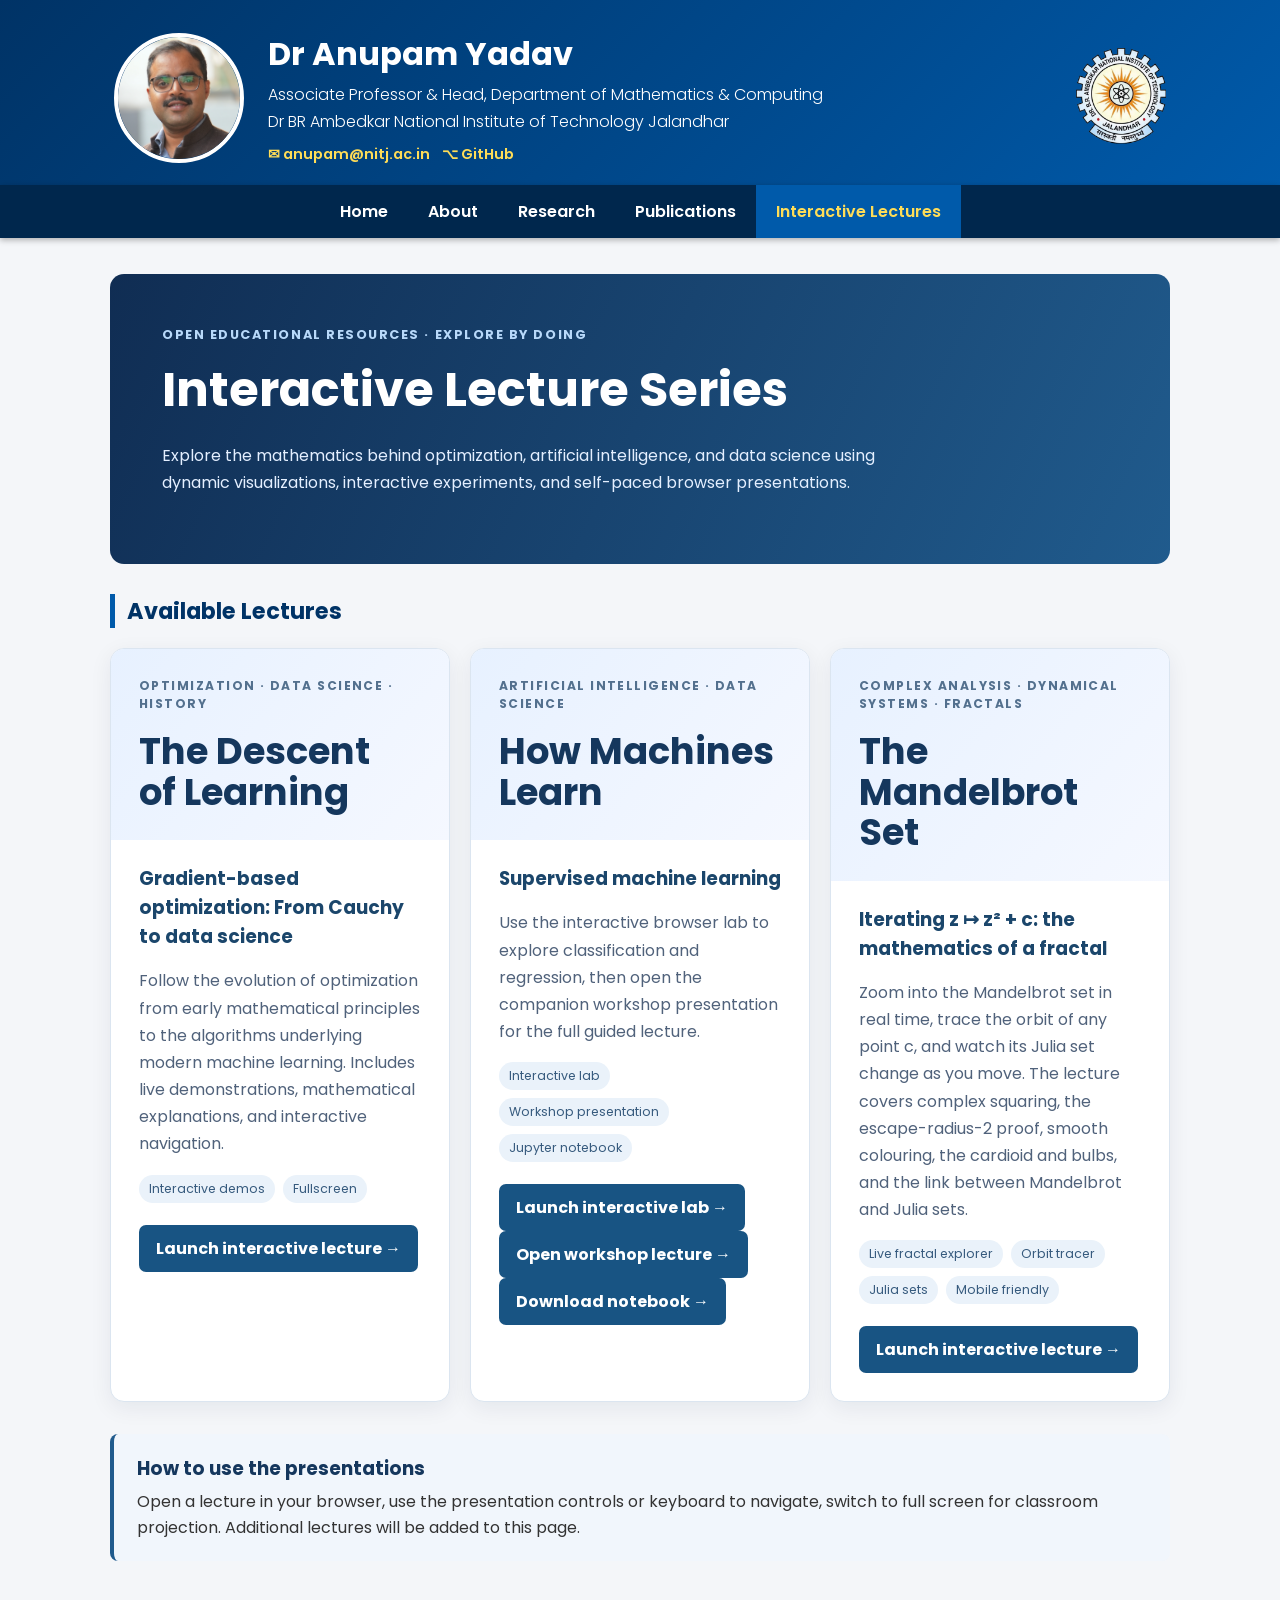
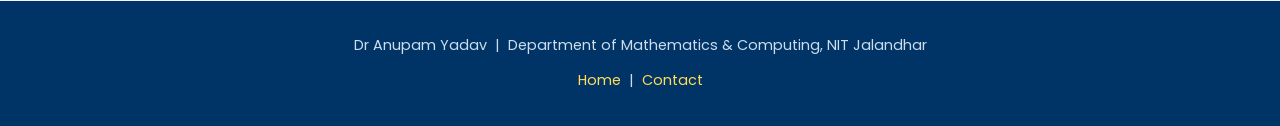
<file: interactive-lectures.html>
<!DOCTYPE html>
<html lang="en"><head><meta charset="UTF-8"><meta name="viewport" content="width=device-width,initial-scale=1">
<title>Interactive Lectures | Dr Anupam Yadav</title><meta name="description" content="Interactive lectures on optimization and machine learning by Dr Anupam Yadav, NIT Jalandhar."><link rel="stylesheet" href="style.css">
<style>
.lecture-hero{background:linear-gradient(115deg,#102d53,#205b8d);border-radius:14px;color:#fff;padding:clamp(25px,5vw,52px);margin:20px 0 30px}.lecture-hero h2{color:white;font-size:clamp(2rem,4vw,3rem);margin:10px 0}.lecture-hero p{max-width:780px;line-height:1.7;color:#e4efff}.eyebrow{font-size:.8rem;color:#b8d9fa;font-weight:700;text-transform:uppercase;letter-spacing:.12em}.lectures-grid{display:grid;grid-template-columns:repeat(auto-fit,minmax(min(100%,330px),1fr));gap:20px;margin:20px 0 32px}.lecture-card{border:1px solid #dbe5f0;border-radius:14px;overflow:hidden;background:white;box-shadow:0 6px 22px rgba(0,30,60,.07)}.lecture-art{padding:28px;background:linear-gradient(130deg,#e7f1ff,#f5f8ff);min-height:170px;display:flex;flex-direction:column;gap:18px}.lecture-art span{font-size:.76rem;text-transform:uppercase;letter-spacing:.12em;color:#53708e;font-weight:700}.lecture-art strong{font-size:clamp(1.7rem,3vw,2.3rem);color:#15375d;line-height:1.1}.lecture-body{padding:24px 28px 28px}.lecture-body h3{color:#1b466b;margin:0 0 9px}.lecture-body p{color:#50627b;line-height:1.7}.tags{display:flex;flex-wrap:wrap;gap:8px;margin:17px 0 22px}.tags span{font-size:.78rem;border-radius:99px;background:#eaf2fa;color:#375b7e;padding:5px 10px}.launch{display:inline-block;background:#185483;color:white!important;border-radius:7px;padding:11px 17px;font-weight:700;text-decoration:none}.launch:hover{background:#103759}.lecture-help{background:#f1f6fc;border-left:4px solid #205b8d;padding:20px 23px;border-radius:8px;margin-bottom:35px}.lecture-help h3{color:#15375d;margin:0 0 6px}.lecture-help p{line-height:1.6;margin:0}
</style></head>
<body>
<header><div class="header-container"><img src="SSM02790.JPG" alt="Dr Anupam Yadav" class="profile-image"><div class="header-text"><h1>Dr Anupam Yadav</h1><h2>Associate Professor &amp; Head, Department of Mathematics &amp; Computing</h2><h2>Dr BR Ambedkar National Institute of Technology Jalandhar</h2><div class="header-links"><a href="mailto:anupam@nitj.ac.in">✉ anupam@nitj.ac.in</a><a href="https://github.com/anupuam" target="_blank" rel="noopener noreferrer">⌥ GitHub</a></div></div><img src="Logo_of_NIT_Jalandhar.png" alt="NIT Jalandhar logo" class="logo"></div></header>
<nav><ul><li><a href="index.html">Home</a></li><li><a href="about.html">About</a></li><li><a href="research.html">Research</a></li><li><a href="publications.html">Publications</a></li><li><a href="interactive-lectures.html" class="active">Interactive Lectures</a></li></ul></nav>
<div class="page-content">
<section class="lecture-hero"><div class="eyebrow">Open educational resources · Explore by doing</div><h2>Interactive Lecture Series</h2><p>Explore the mathematics behind optimization, artificial intelligence, and data science using dynamic visualizations, interactive experiments, and self-paced browser presentations.</p></section>
<h2 class="section-title">Available Lectures</h2>
<div class="lectures-grid">
<article class="lecture-card"><div class="lecture-art"><span>Optimization · Data Science · History</span><strong>The Descent<br>of Learning</strong></div><div class="lecture-body"><h3>Gradient-based optimization: From Cauchy to data science</h3><p>Follow the evolution of optimization from early mathematical principles to the algorithms underlying modern machine learning. Includes live demonstrations, mathematical explanations, and interactive navigation.</p><div class="tags"><span>Interactive demos</span><span>Fullscreen</span></div><a class="launch" href="interactive-lectures/descent-of-learning/">Launch interactive lecture →</a></div></article>
<article class="lecture-card"><div class="lecture-art"><span>Artificial Intelligence · Data Science</span><strong>How Machines<br>Learn</strong></div><div class="lecture-body"><h3>Supervised machine learning</h3><p>Use the interactive browser lab to explore classification and regression, then open the companion workshop presentation for the full guided lecture.</p><div class="tags"><span>Interactive lab</span><span>Workshop presentation</span><span>Jupyter notebook</span></div><a class="launch" href="interactive-lectures/supervised-ml/supervised-ml-lab.html">Launch interactive lab →</a> <a class="launch" href="interactive-lectures/supervised-ml/how-machines-learn-workshop.html">Open workshop lecture →</a> <a class="launch" href="interactive-lectures/supervised-ml/supervised-ml-lab-colab.ipynb" download>Download notebook →</a></div></article>
<article class="lecture-card"><div class="lecture-art"><span>Complex Analysis · Dynamical Systems · Fractals</span><strong>The Mandelbrot<br>Set</strong></div><div class="lecture-body"><h3>Iterating z ↦ z² + c: the mathematics of a fractal</h3><p>Zoom into the Mandelbrot set in real time, trace the orbit of any point c, and watch its Julia set change as you move. The lecture covers complex squaring, the escape-radius-2 proof, smooth colouring, the cardioid and bulbs, and the link between Mandelbrot and Julia sets.</p><div class="tags"><span>Live fractal explorer</span><span>Orbit tracer</span><span>Julia sets</span><span>Mobile friendly</span></div><a class="launch" href="interactive-lectures/mandelbrot-set/">Launch interactive lecture →</a></div></article>
</div>
<section class="lecture-help"><h3>How to use the presentations</h3><p>Open a lecture in your browser, use the presentation controls or keyboard to navigate, switch to full screen for classroom projection. Additional lectures will be added to this page.</p></section>
</div><footer><p>Dr Anupam Yadav &nbsp;|&nbsp; Department of Mathematics &amp; Computing, NIT Jalandhar</p><p><a href="index.html">Home</a> &nbsp;|&nbsp; <a href="mailto:anupam@nitj.ac.in">Contact</a></p></footer>
</body></html>
</file>
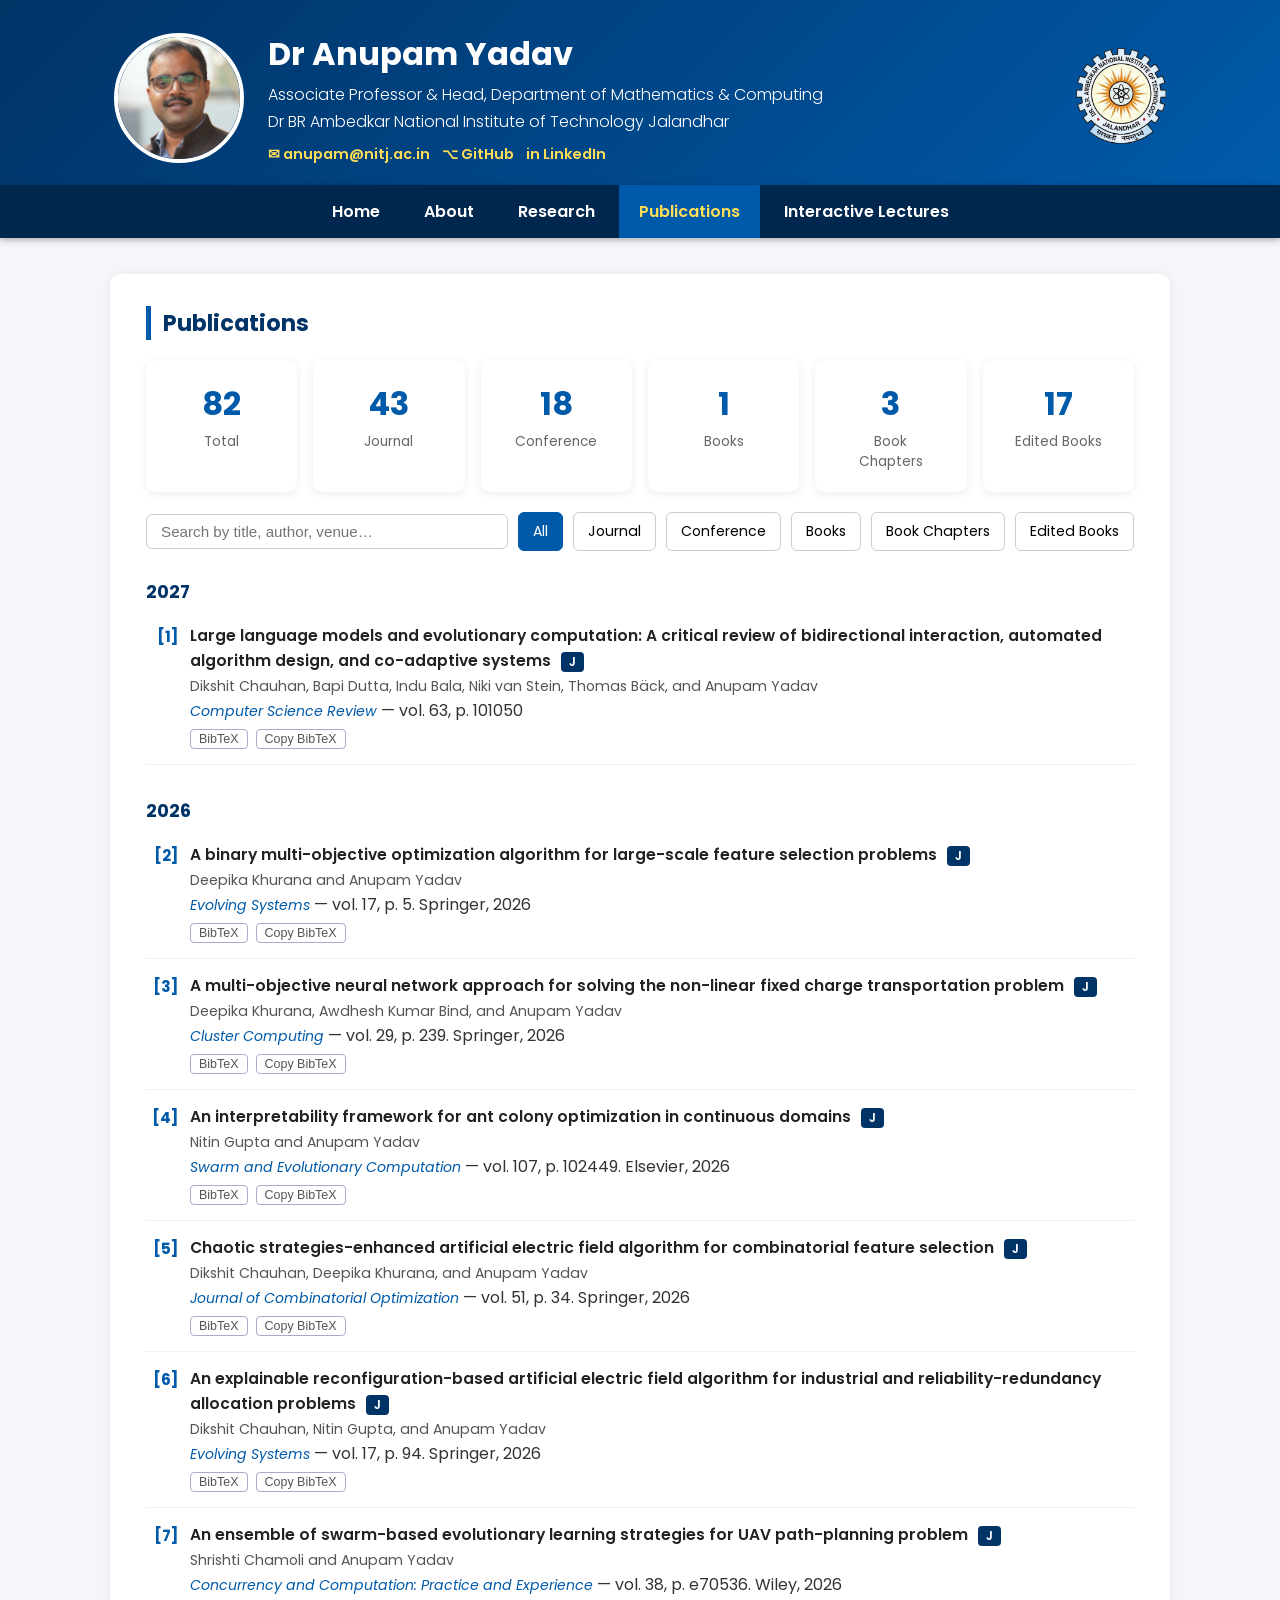
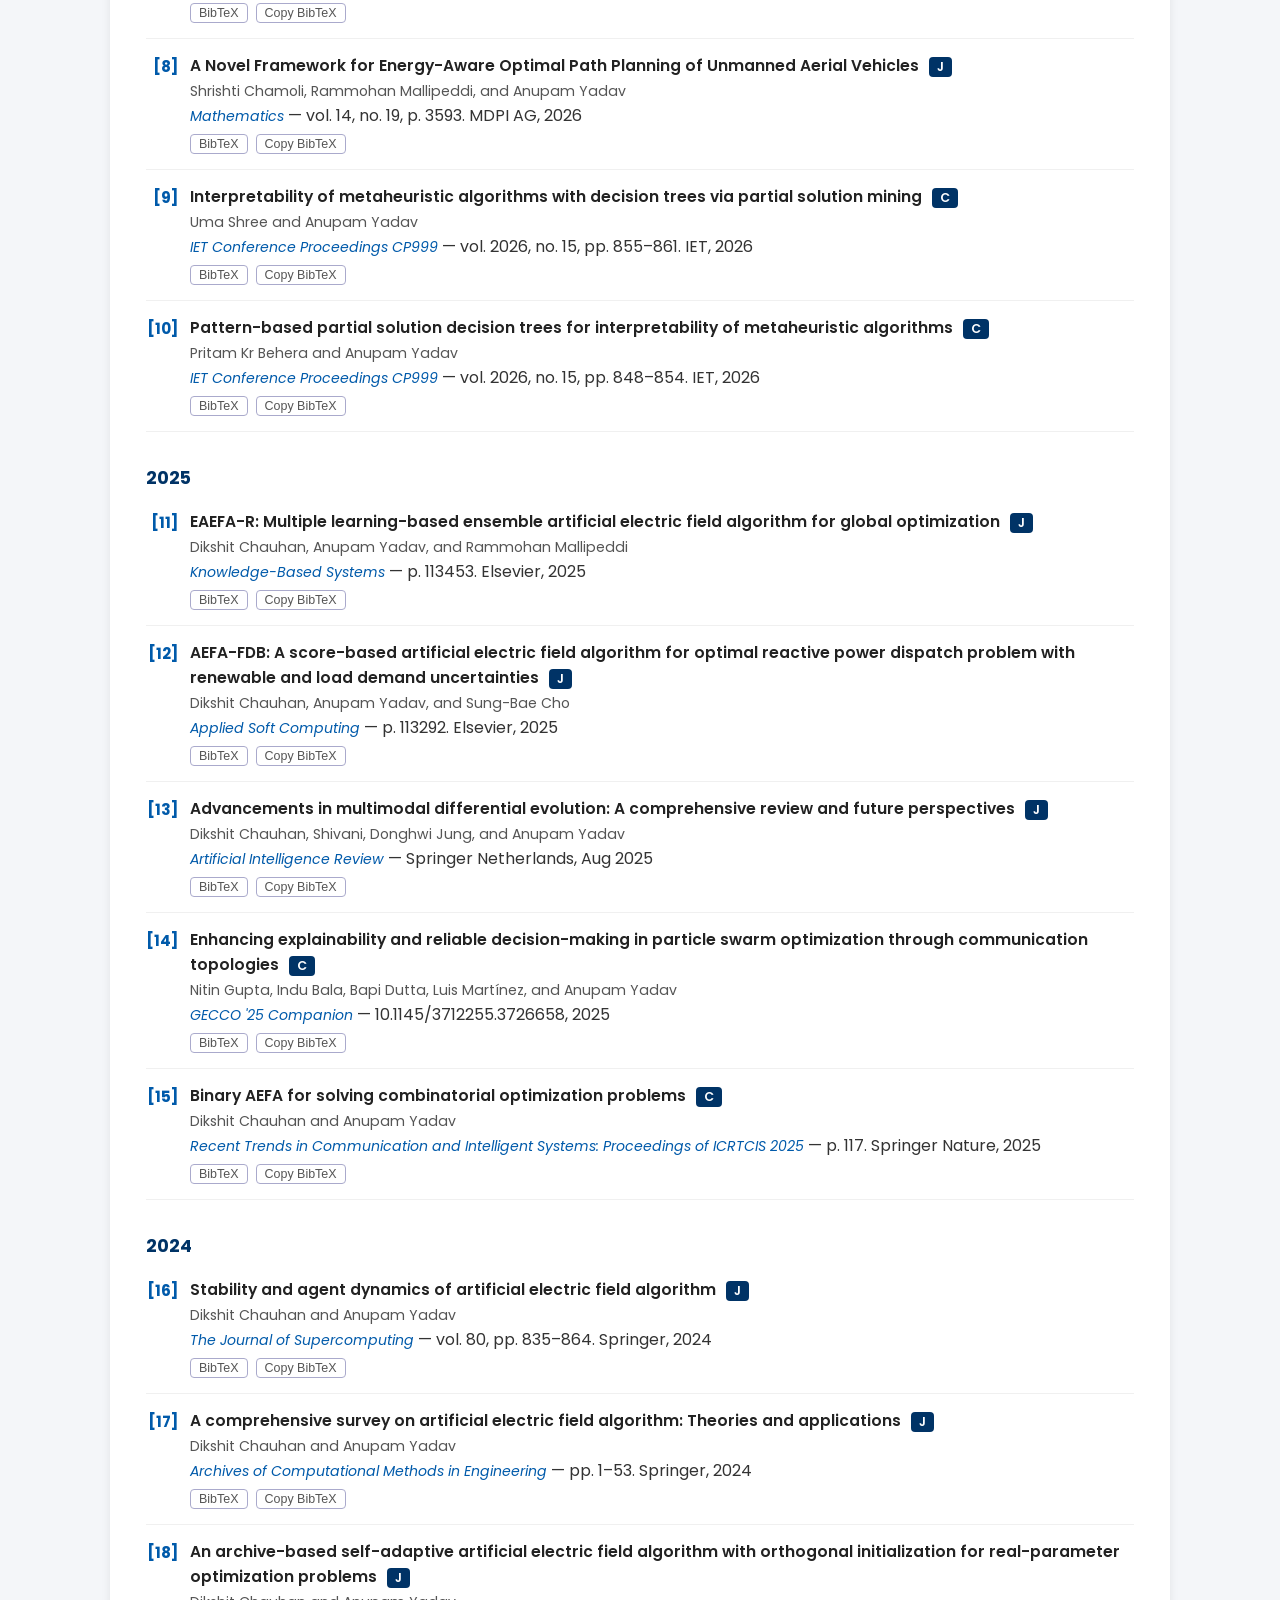
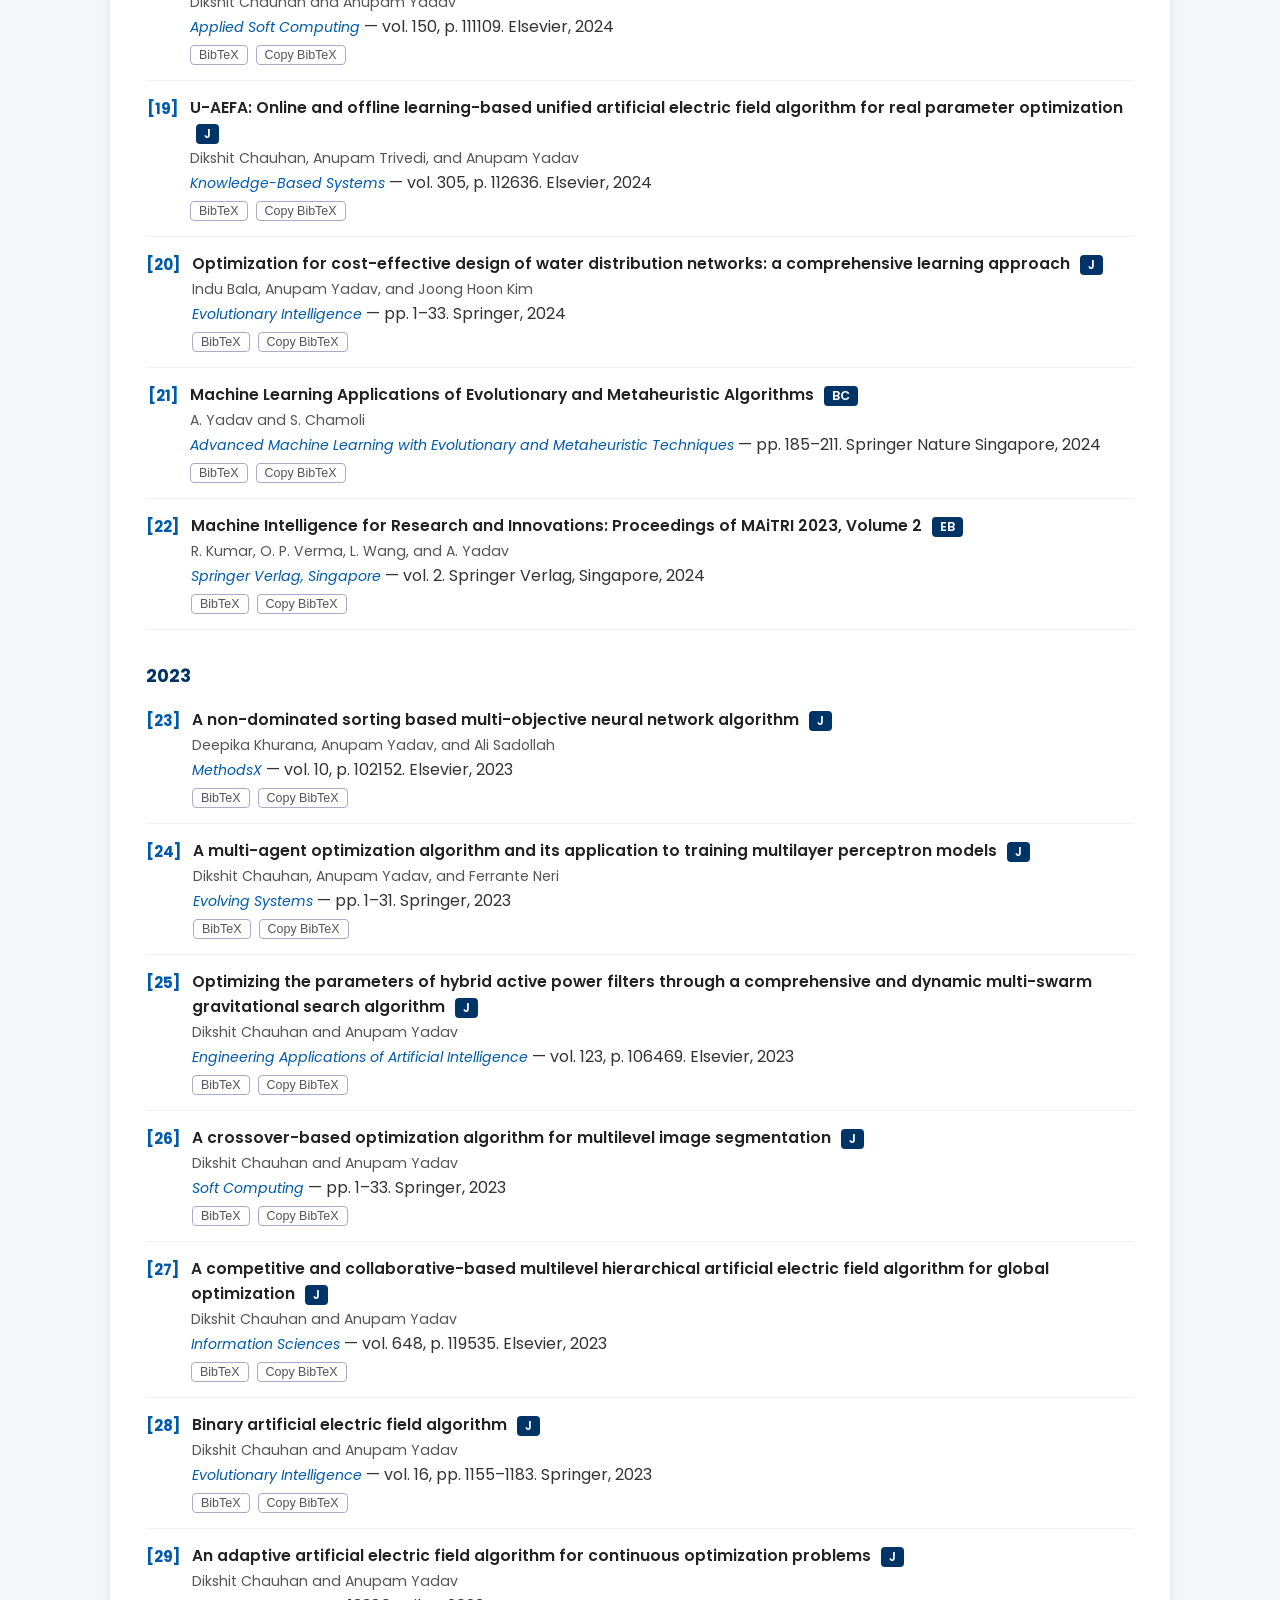
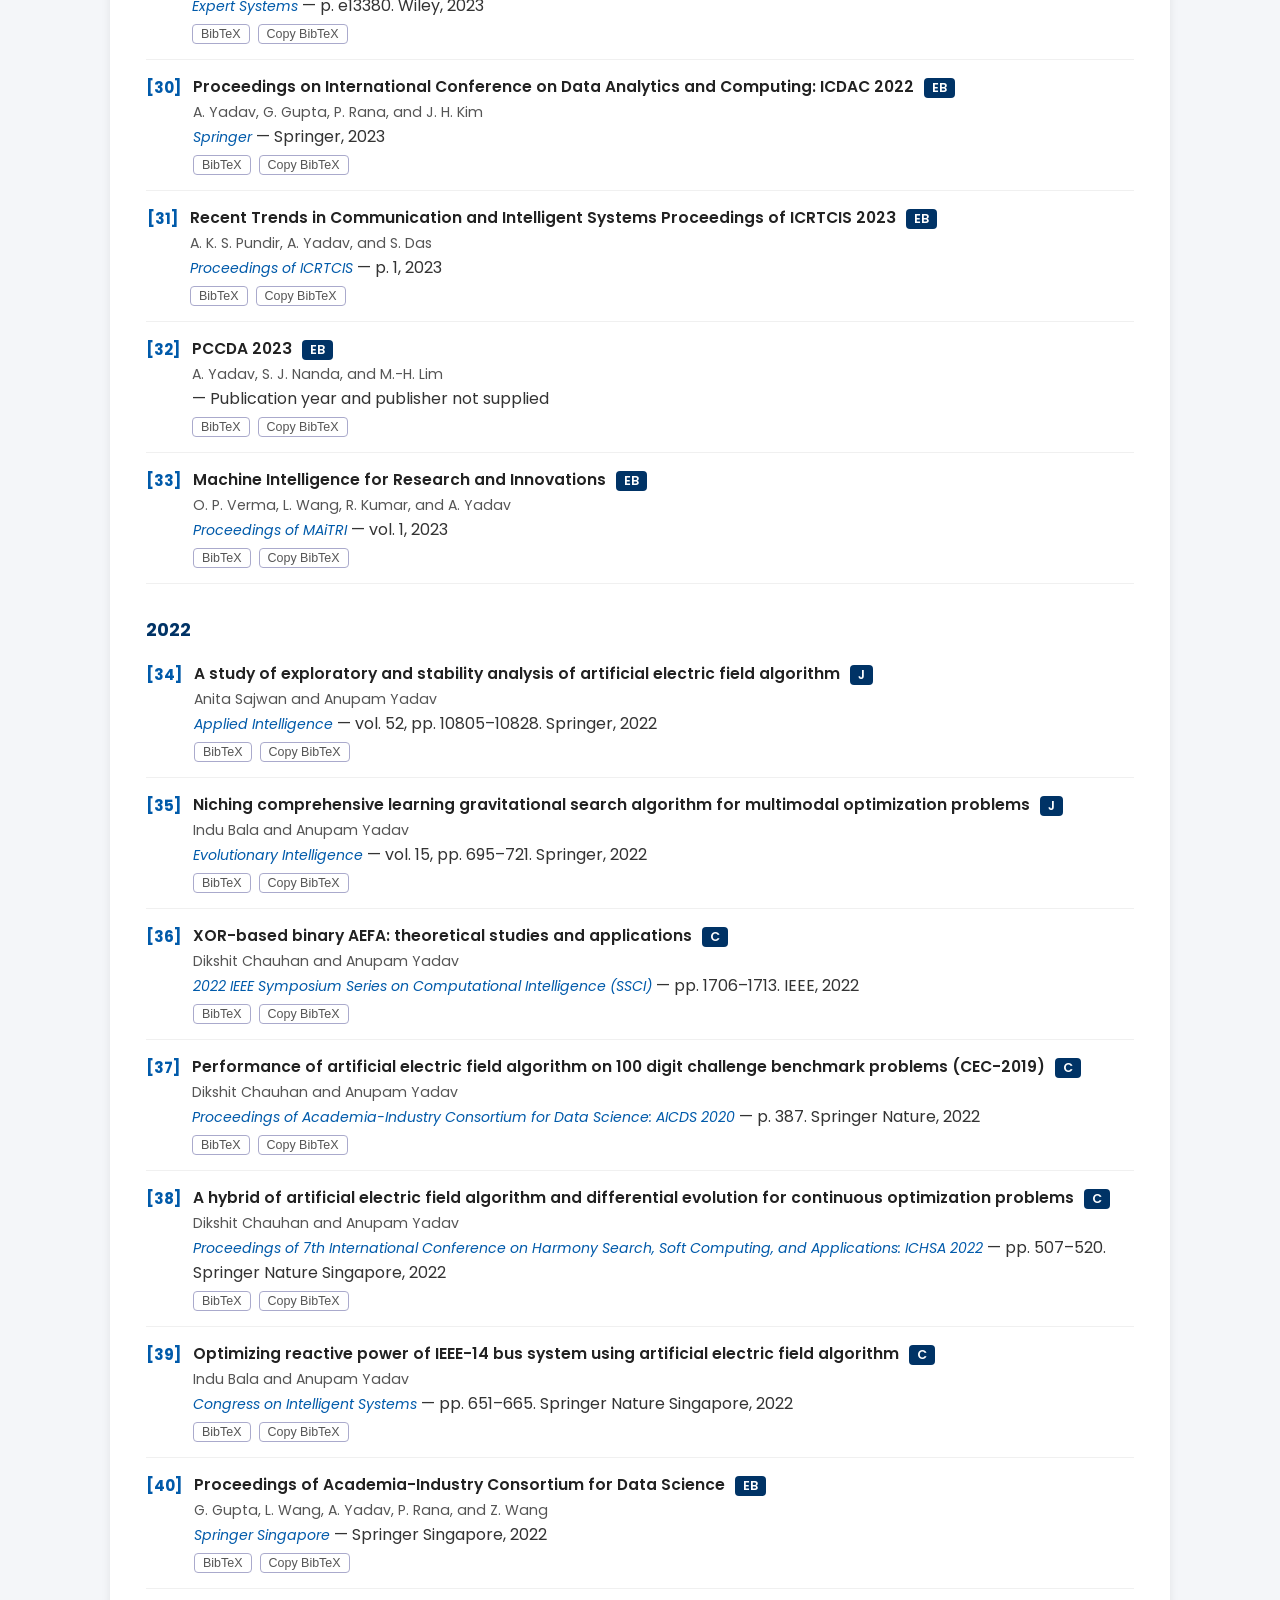
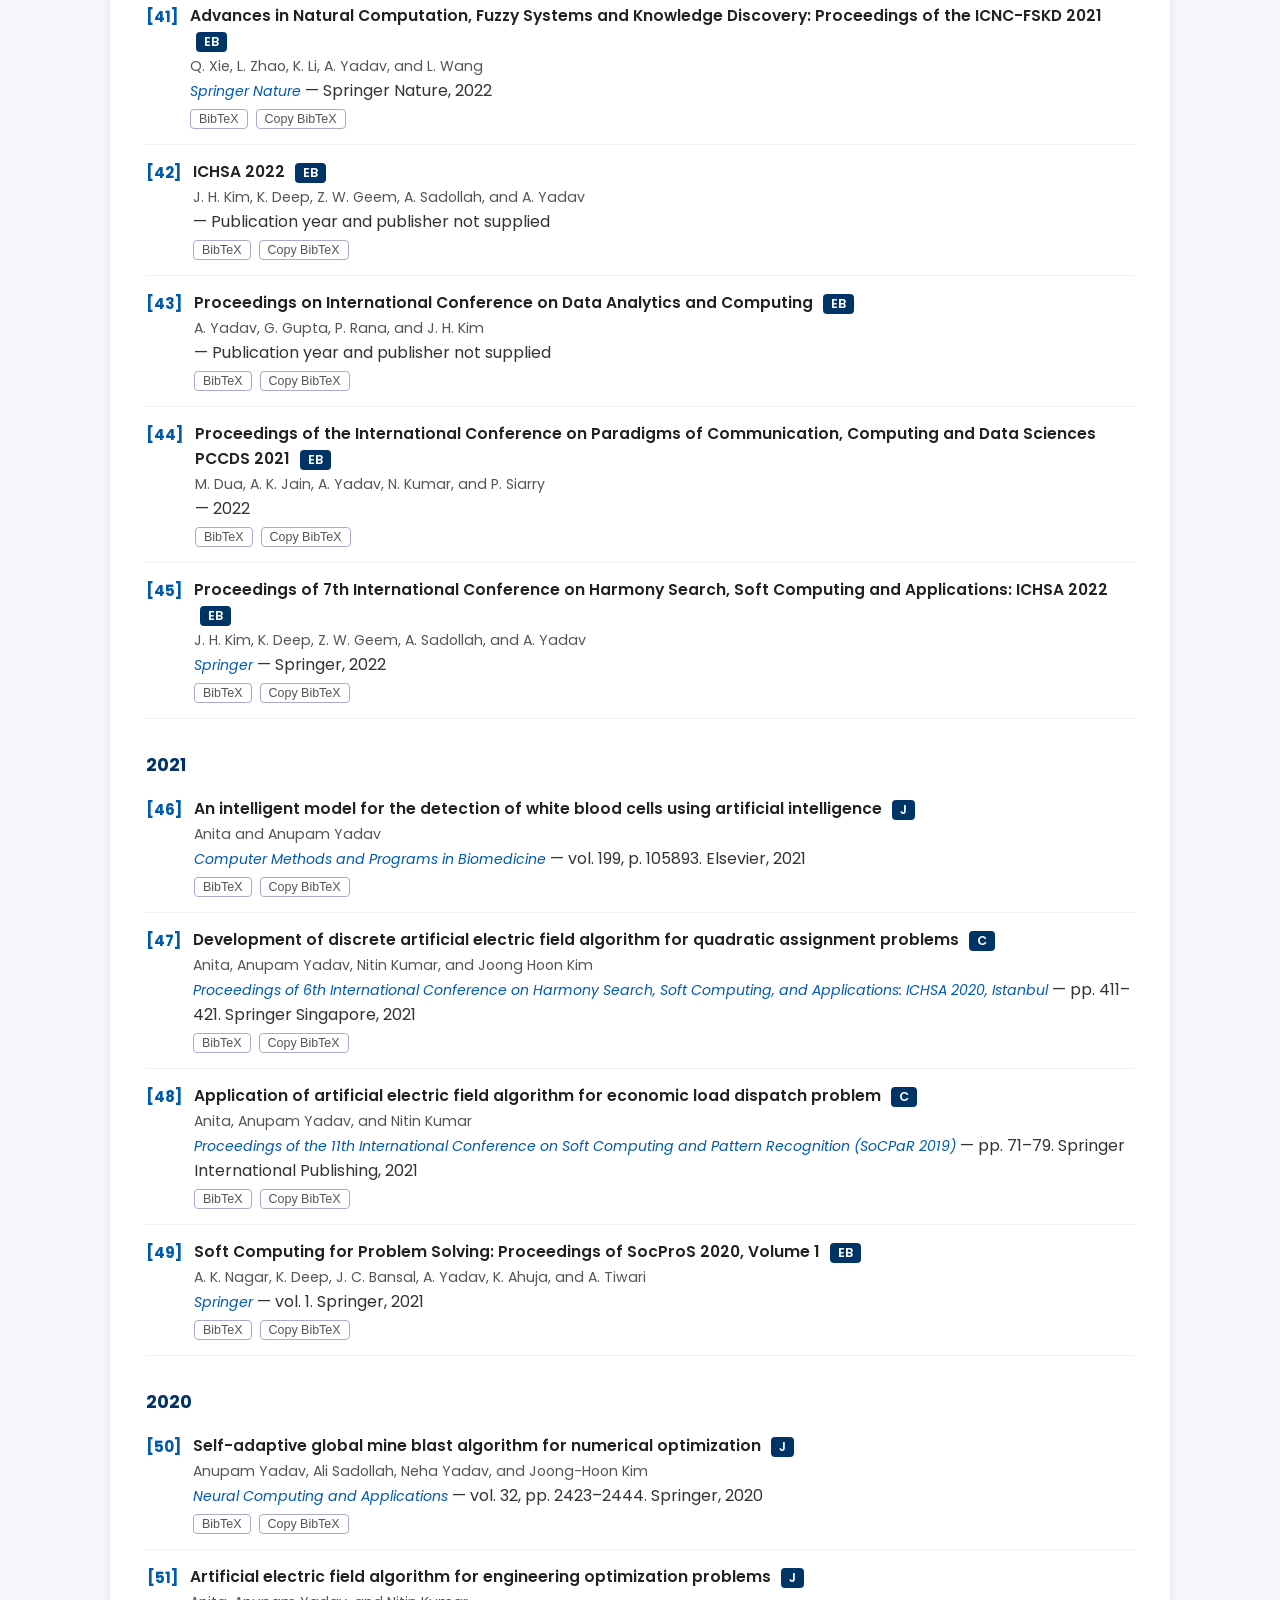
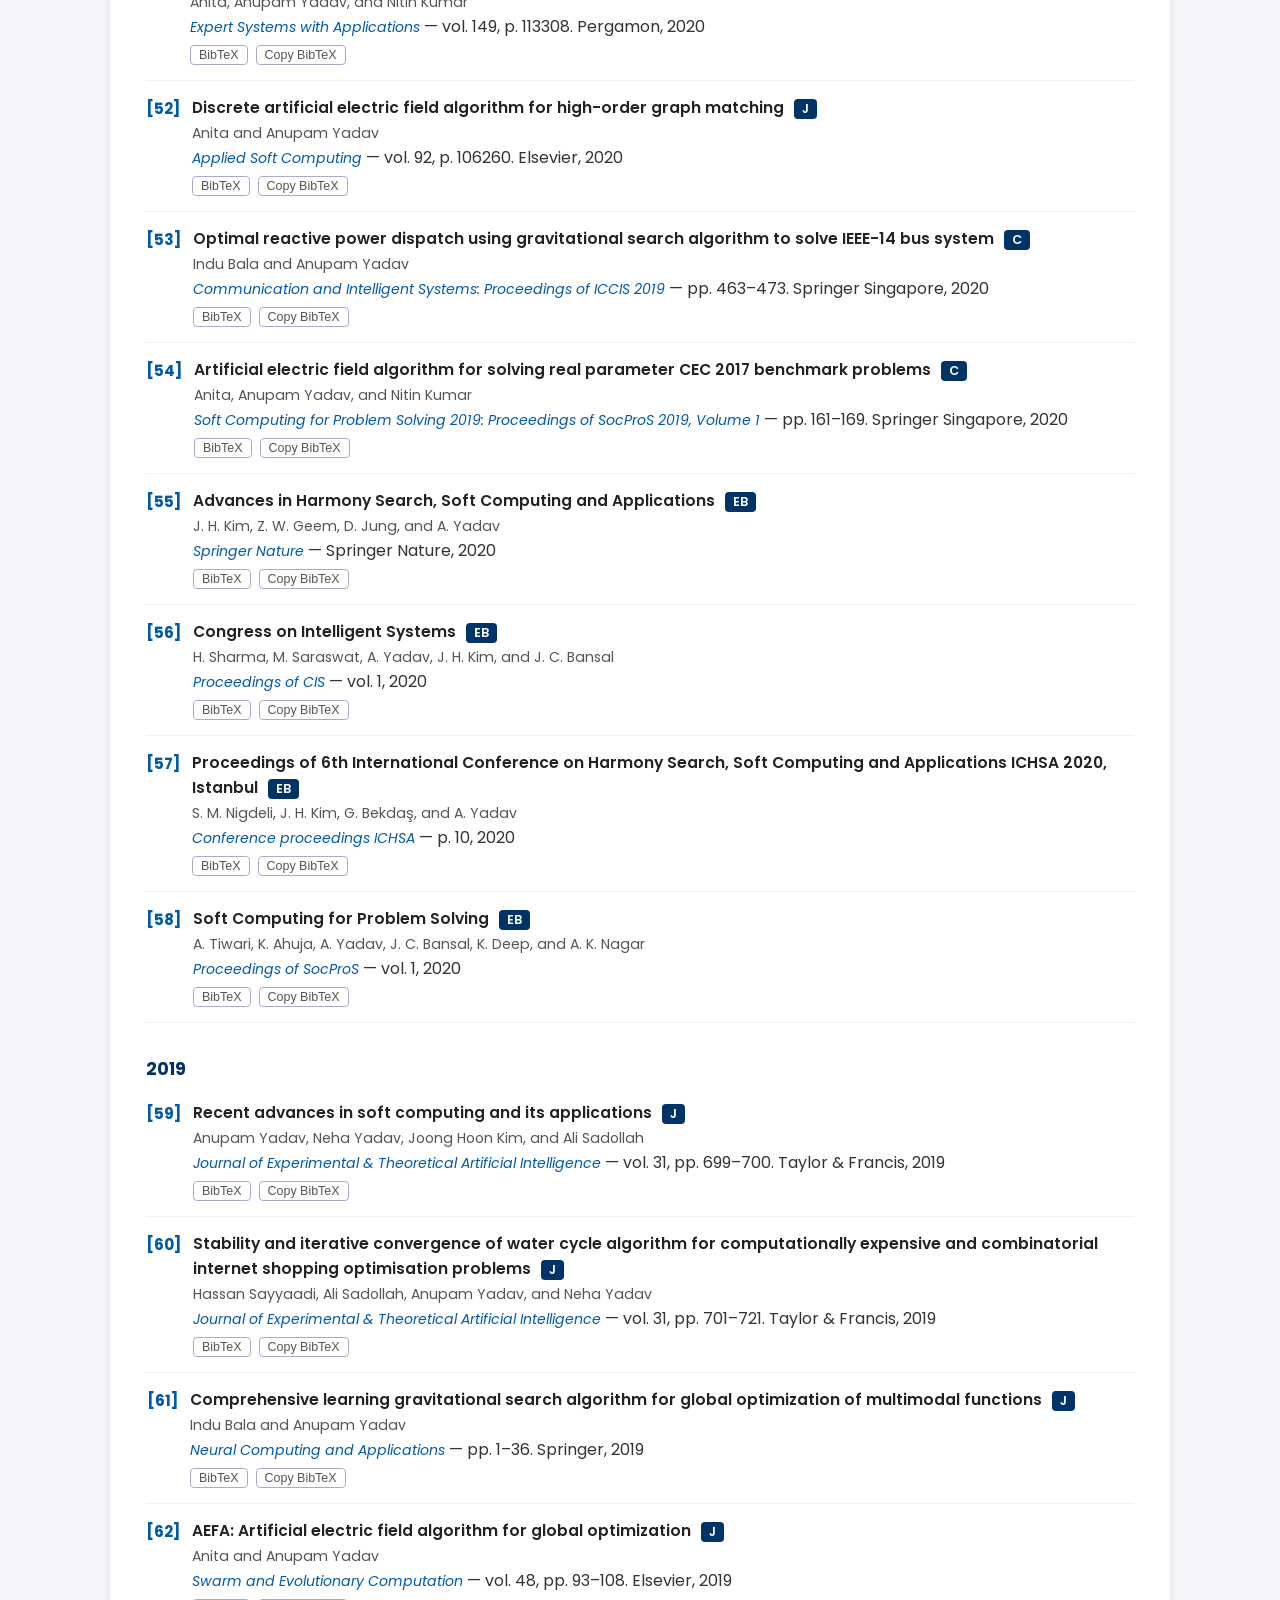
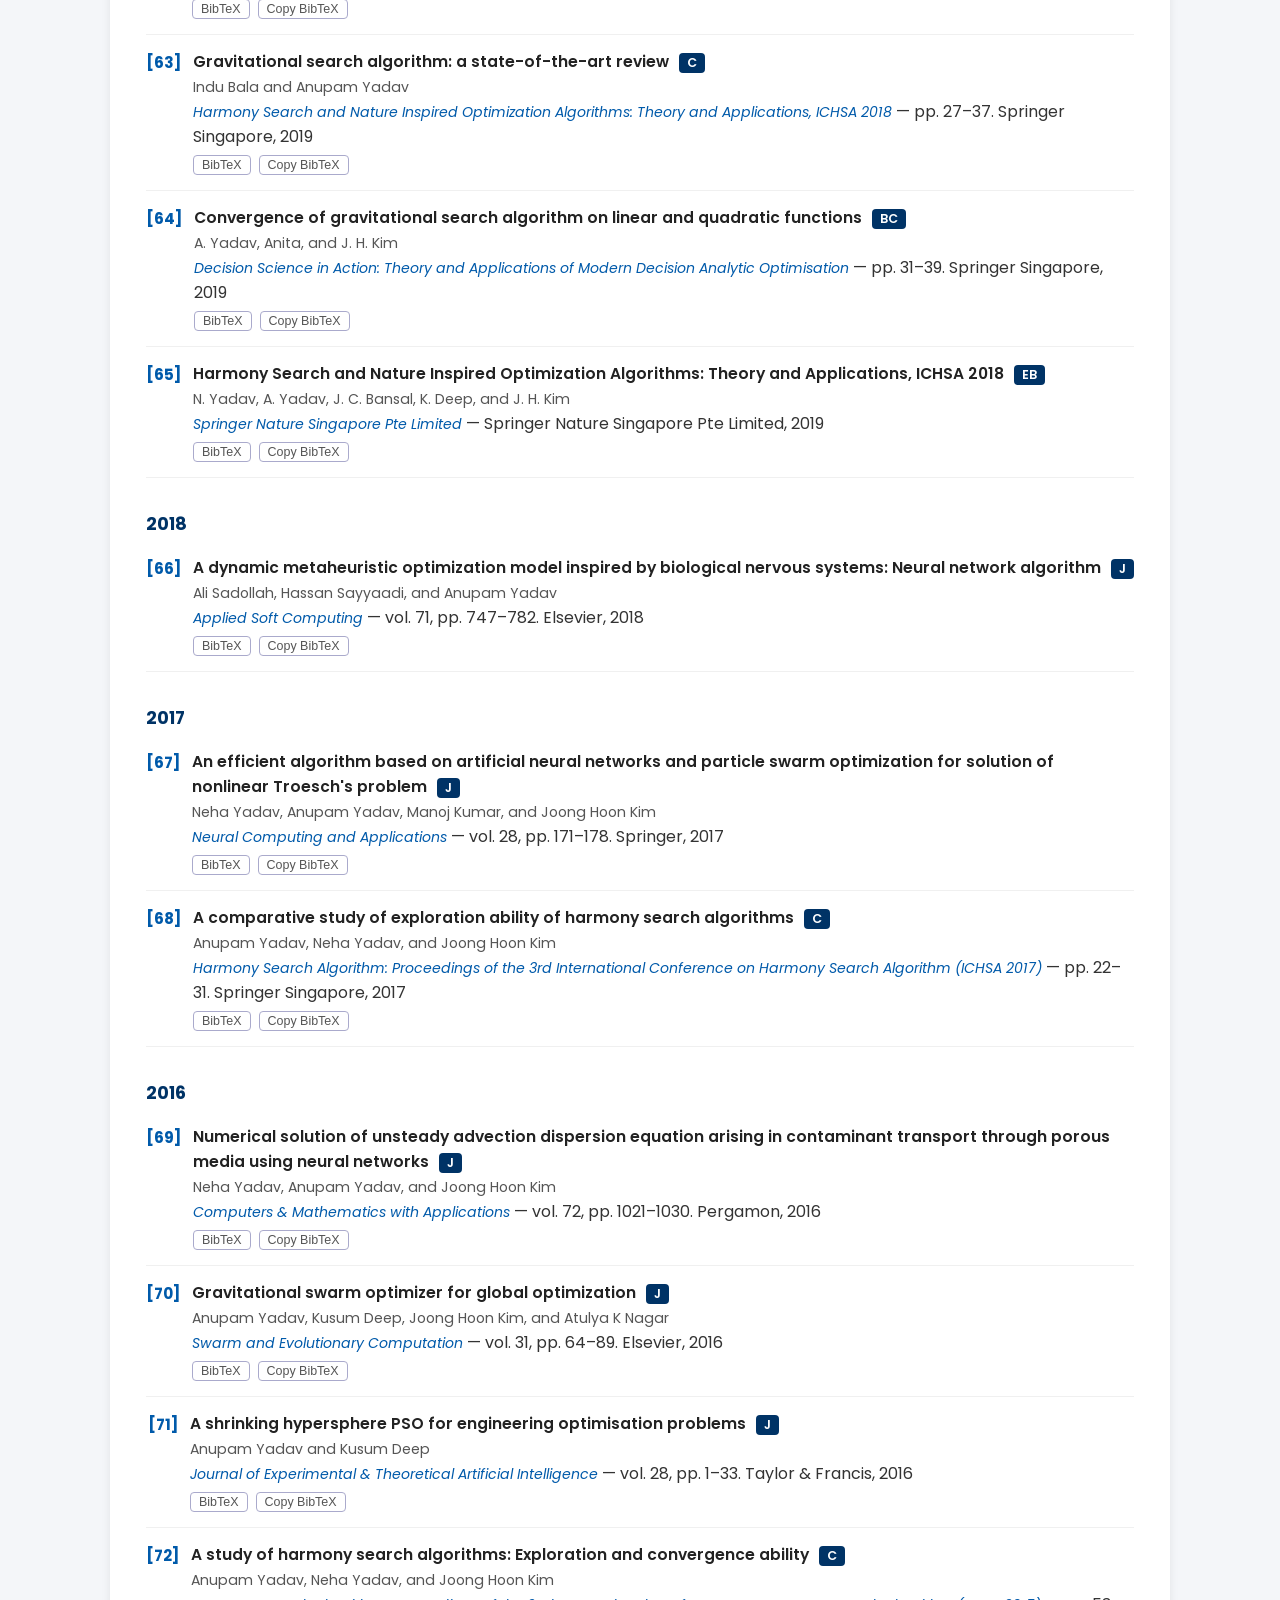
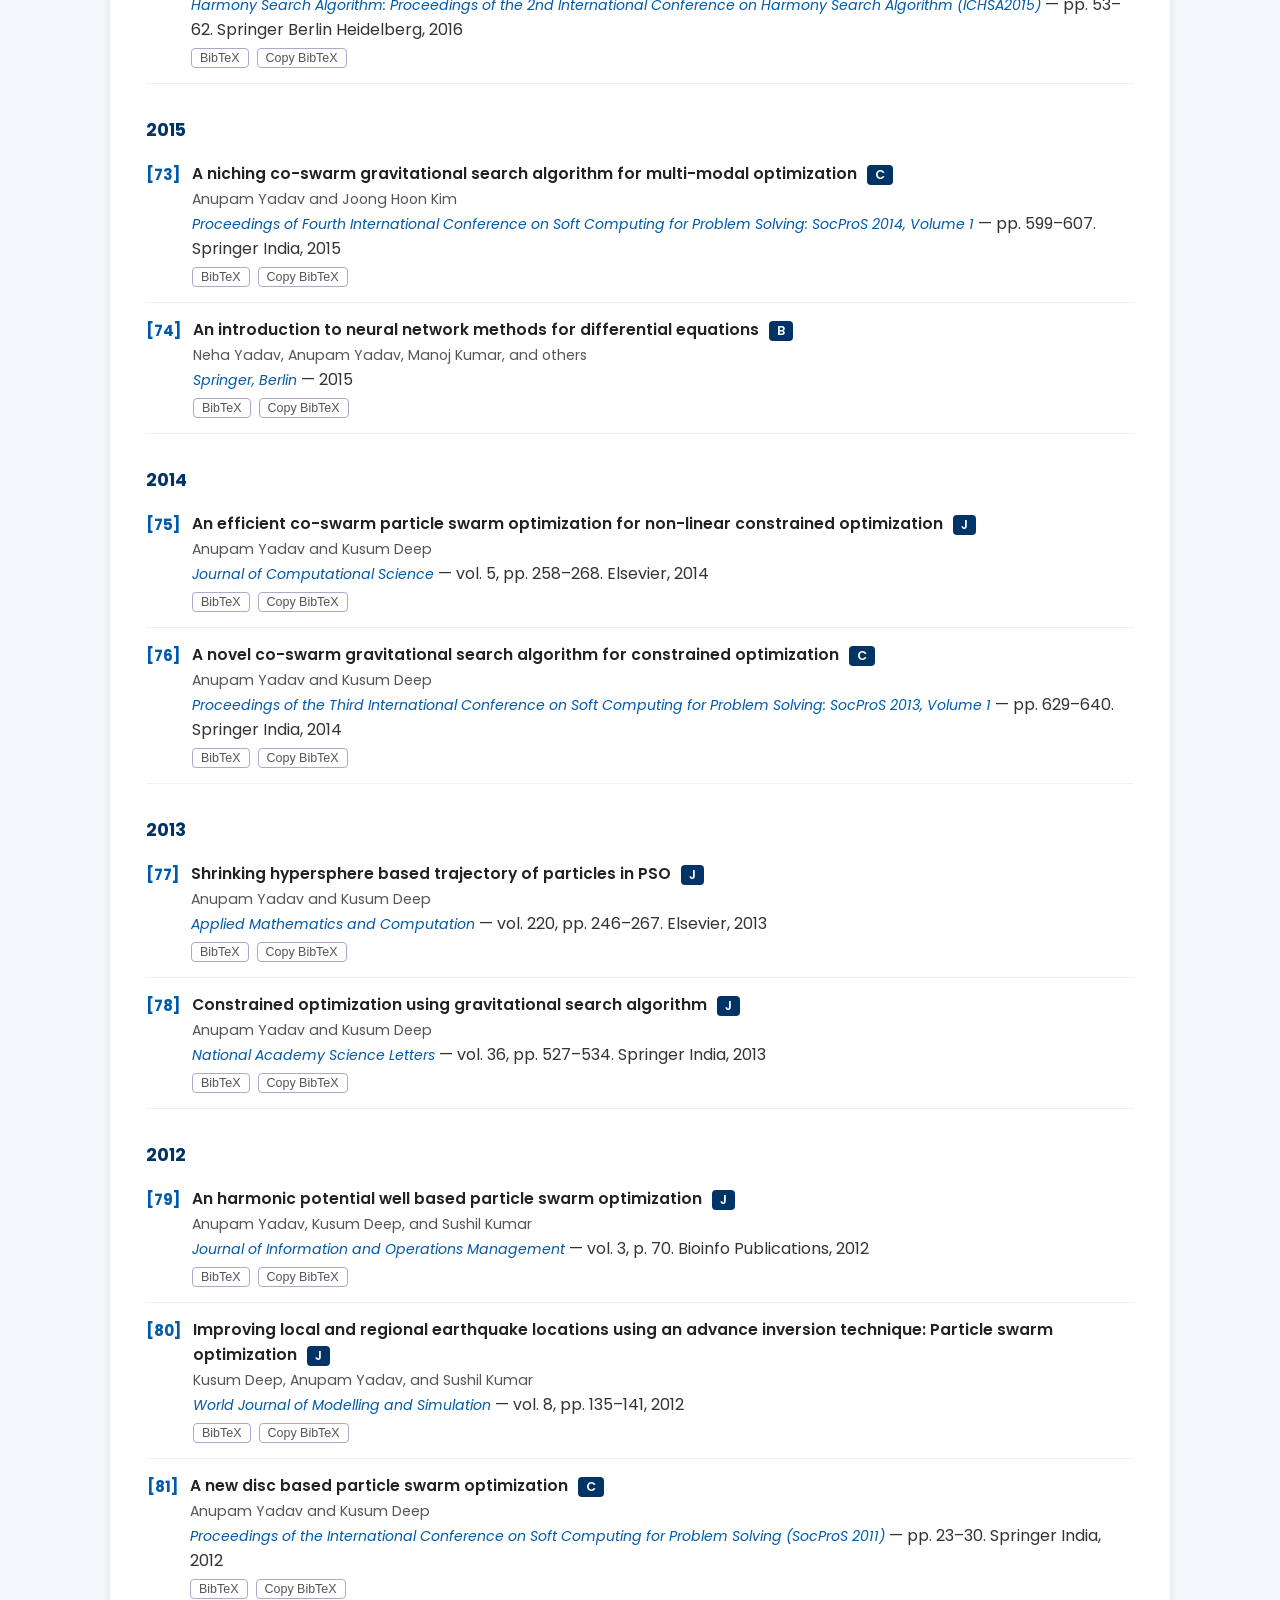
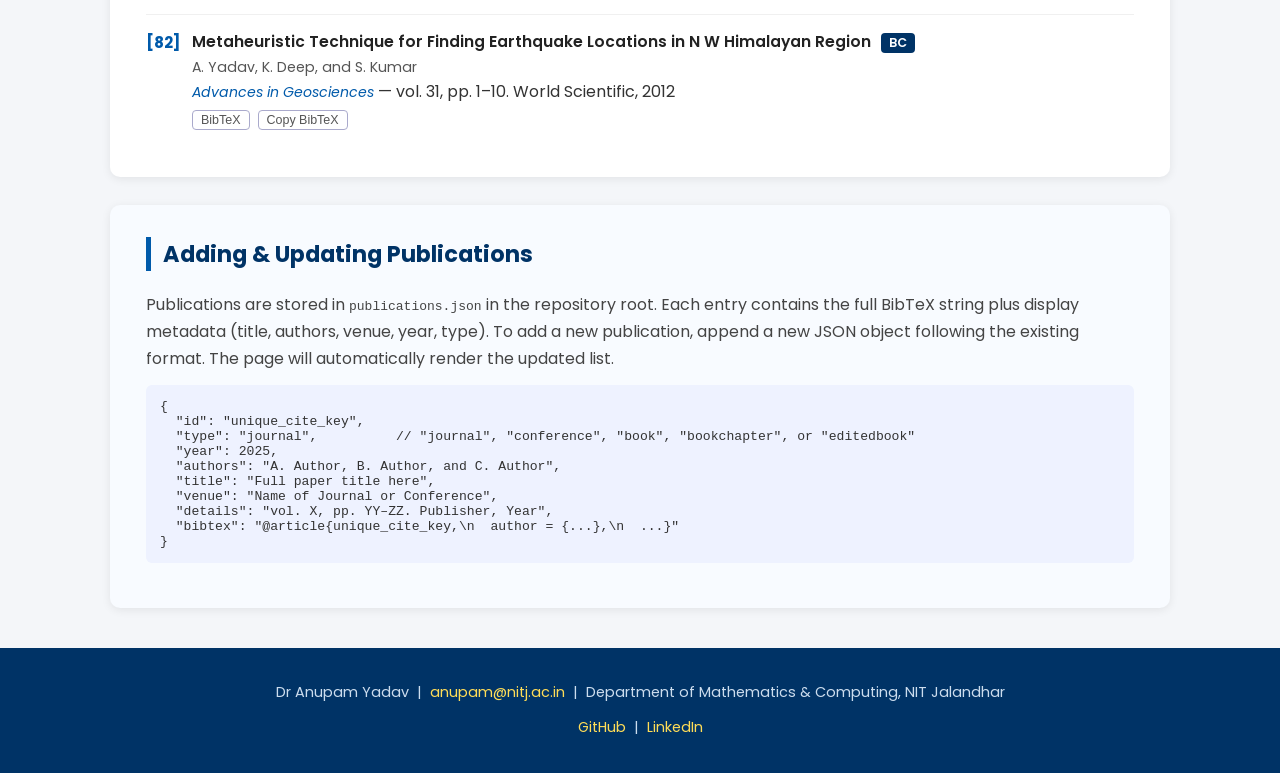
<file: publications.html>
<!DOCTYPE html>
<html lang="en">
<head>
    <meta charset="UTF-8">
    <meta name="viewport" content="width=device-width, initial-scale=1.0">
    <title>Publications – Dr Anupam Yadav</title>
    <link rel="stylesheet" href="style.css">
</head>
<body>

<header>
    <div class="header-container">
        <img src="SSM02790.JPG" alt="Dr Anupam Yadav" class="profile-image">
        <div class="header-text">
            <h1>Dr Anupam Yadav</h1>
            <h2>Associate Professor &amp; Head, Department of Mathematics &amp; Computing</h2>
            <h2>Dr BR Ambedkar National Institute of Technology Jalandhar</h2>
            <div class="header-links">
                <a href="mailto:anupam@nitj.ac.in">✉ anupam@nitj.ac.in</a>
                <a href="https://github.com/anupuam" target="_blank">⌥ GitHub</a>
                <a href="https://www.linkedin.com/in/anupuam/" target="_blank">in LinkedIn</a>
            </div>
        </div>
        <img src="Logo_of_NIT_Jalandhar.png" alt="NIT Jalandhar Logo" class="logo">
    </div>
</header>

<nav>
    <ul>
        <li><a href="index.html">Home</a></li>
        <li><a href="about.html">About</a></li>
        <li><a href="research.html">Research</a></li>
        <li><a href="publications.html" class="active">Publications</a></li>
        <li><a href="interactive-lectures.html">Interactive Lectures</a></li>
    </ul>
</nav>

<div class="page-content">

    <div class="card">
        <h2 class="section-title">Publications</h2>

        <!-- Stats summary -->
        <div class="stats-row" style="margin-bottom:20px;" id="pub-stats">
            <div class="stat-box"><div class="num" id="count-all">–</div><div class="label">Total</div></div>
            <div class="stat-box"><div class="num" id="count-journal">–</div><div class="label">Journal</div></div>
            <div class="stat-box"><div class="num" id="count-conf">–</div><div class="label">Conference</div></div>
            <div class="stat-box"><div class="num" id="count-book">–</div><div class="label">Books</div></div>
            <div class="stat-box"><div class="num" id="count-bookchapter">–</div><div class="label">Book Chapters</div></div>
            <div class="stat-box"><div class="num" id="count-editedbook">–</div><div class="label">Edited Books</div></div>
        </div>

        <!-- Filter bar -->
        <div class="filter-bar">
            <input type="text" id="search-box" placeholder="Search by title, author, venue…" oninput="renderPubs()">
            <button class="filter-btn active" id="btn-all"      onclick="setFilter('all')"       >All</button>
            <button class="filter-btn"        id="btn-journal"  onclick="setFilter('journal')"   >Journal</button>
            <button class="filter-btn"        id="btn-conference" onclick="setFilter('conference')">Conference</button>
            <button class="filter-btn"        id="btn-book" onclick="setFilter('book')">Books</button>
            <button class="filter-btn"        id="btn-bookchapter" onclick="setFilter('bookchapter')">Book Chapters</button>
            <button class="filter-btn"        id="btn-editedbook" onclick="setFilter('editedbook')">Edited Books</button>
        </div>

        <p id="no-results" style="display:none;color:#888;text-align:center;padding:20px;">No publications match your search.</p>

        <!-- Publication list rendered by JS -->
        <ul class="pub-list" id="pub-list"></ul>
    </div>

    <!-- Add / Edit note -->
    <div class="card" style="background:#f8fbff;">
        <h2 class="section-title">Adding &amp; Updating Publications</h2>
        <p style="color:#444;line-height:1.7;margin:0;">
            Publications are stored in <code>publications.json</code> in the repository root. Each entry contains the
            full BibTeX string plus display metadata (title, authors, venue, year, type). To add a new publication,
            append a new JSON object following the existing format. The page will automatically render the updated list.
        </p>
        <pre style="background:#eef2ff;border-radius:6px;padding:14px;font-size:.82rem;margin-top:12px;overflow-x:auto;">{
  "id": "unique_cite_key",
  "type": "journal",          // "journal", "conference", "book", "bookchapter", or "editedbook"
  "year": 2025,
  "authors": "A. Author, B. Author, and C. Author",
  "title": "Full paper title here",
  "venue": "Name of Journal or Conference",
  "details": "vol. X, pp. YY–ZZ. Publisher, Year",
  "bibtex": "@article{unique_cite_key,\n  author = {...},\n  ...}"
}</pre>
    </div>

</div>

<footer>
    <p>Dr Anupam Yadav &nbsp;|&nbsp; <a href="mailto:anupam@nitj.ac.in">anupam@nitj.ac.in</a> &nbsp;|&nbsp; Department of Mathematics &amp; Computing, NIT Jalandhar</p>
    <p><a href="https://github.com/anupuam">GitHub</a> &nbsp;|&nbsp; <a href="https://www.linkedin.com/in/anupuam/">LinkedIn</a></p>
</footer>

<script>
let allPubs = [];
let currentFilter = 'all';

// Load publications from JSON backend
fetch('publications.json?v=20261103-publications', { cache: 'no-store' })
    .then(r => r.json())
    .then(data => {
        allPubs = data;
        updateCounts();
        renderPubs();
    })
    .catch(() => {
        document.getElementById('pub-list').innerHTML =
            '<li style="padding:20px;color:#c00;">Could not load publications.json.</li>';
    });

function updateCounts() {
    document.getElementById('count-all').textContent        = allPubs.length;
    document.getElementById('count-journal').textContent    = allPubs.filter(p => p.type === 'journal').length;
    document.getElementById('count-conf').textContent       = allPubs.filter(p => p.type === 'conference').length;
    document.getElementById('count-book').textContent       = allPubs.filter(p => p.type === 'book').length;
    document.getElementById('count-bookchapter').textContent= allPubs.filter(p => p.type === 'bookchapter').length;
    document.getElementById('count-editedbook').textContent = allPubs.filter(p => isEditedBookType(p.type)).length;
}

function setFilter(f) {
    currentFilter = f;
    document.querySelectorAll('.filter-btn').forEach(b => b.classList.remove('active'));
    document.getElementById('btn-' + f).classList.add('active');
    renderPubs();
}

function renderPubs() {
    const query = document.getElementById('search-box').value.trim().toLowerCase();
    let pubs = allPubs;

    if (currentFilter !== 'all') {
        pubs = pubs.filter(p => currentFilter === 'editedbook' ? isEditedBookType(p.type) : p.type === currentFilter);
    }
    if (query) {
        pubs = pubs.filter(p =>
            p.title.toLowerCase().includes(query)   ||
            p.authors.toLowerCase().includes(query) ||
            p.venue.toLowerCase().includes(query)   ||
            String(p.year).includes(query)
        );
    }

    // Sort by year descending
    pubs = pubs.slice().sort((a, b) => b.year - a.year);

    const list = document.getElementById('pub-list');
    const noResults = document.getElementById('no-results');

    if (pubs.length === 0) {
        list.innerHTML = '';
        noResults.style.display = 'block';
        return;
    }
    noResults.style.display = 'none';

    // Group by year for better readability
    let currentYear = null;
    let html = '';
    pubs.forEach((p, idx) => {
        if (p.year !== currentYear) {
            if (currentYear !== null) {
                html += '</ul><br>';
            }
            currentYear = p.year;
            html += `<li style="list-style:none;padding:8px 0 4px;"><strong style="color:#003366;font-size:1.1rem;">${p.year}</strong></li>`;
        }
        const bibtexId = 'bib-' + p.id;
        html += `
        <li class="pub-item">
            <span class="pub-num">[${idx + 1}]</span>
            <span class="pub-body">
                <span class="pub-title">${escHtml(p.title)}</span>
                <span class="pub-year-badge">${({journal:'J', conference:'C', book:'B', bookchapter:'BC', editedbook:'EB', textbook:'EB'})[p.type] || '?'}</span>
                <br>
                <span class="pub-authors">${escHtml(p.authors)}</span><br>
                <span class="pub-venue">${escHtml(p.venue)}</span>${p.details ? ' &mdash; ' + escHtml(p.details) : ''}
                <br>
                <button class="bibtex-btn" onclick="toggleBib('${bibtexId}', this)">BibTeX</button>
                <button class="bibtex-btn" onclick="copyBib('${bibtexId}', this)" style="margin-left:4px;">Copy BibTeX</button>
                <pre class="bibtex-box" id="${bibtexId}">${escHtml(p.bibtex)}</pre>
            </span>
        </li>`;
    });

    list.innerHTML = html;
}

function toggleBib(id, btn) {
    const box = document.getElementById(id);
    if (box.classList.toggle('open')) {
        btn.textContent = 'Hide BibTeX';
    } else {
        btn.textContent = 'BibTeX';
    }
}

function copyBib(id, btn) {
    const box = document.getElementById(id);
    navigator.clipboard.writeText(box.textContent).then(() => {
        const orig = btn.textContent;
        btn.textContent = 'Copied!';
        setTimeout(() => { btn.textContent = orig; }, 1500);
    });
}

function escHtml(str) {
    return String(str)
        .replace(/&/g, '&amp;')
        .replace(/</g, '&lt;')
        .replace(/>/g, '&gt;')
        .replace(/"/g, '&quot;');
}

function isEditedBookType(type) {
    return type === 'editedbook' || type === 'textbook';
}
</script>

</body>
</html>
</file>
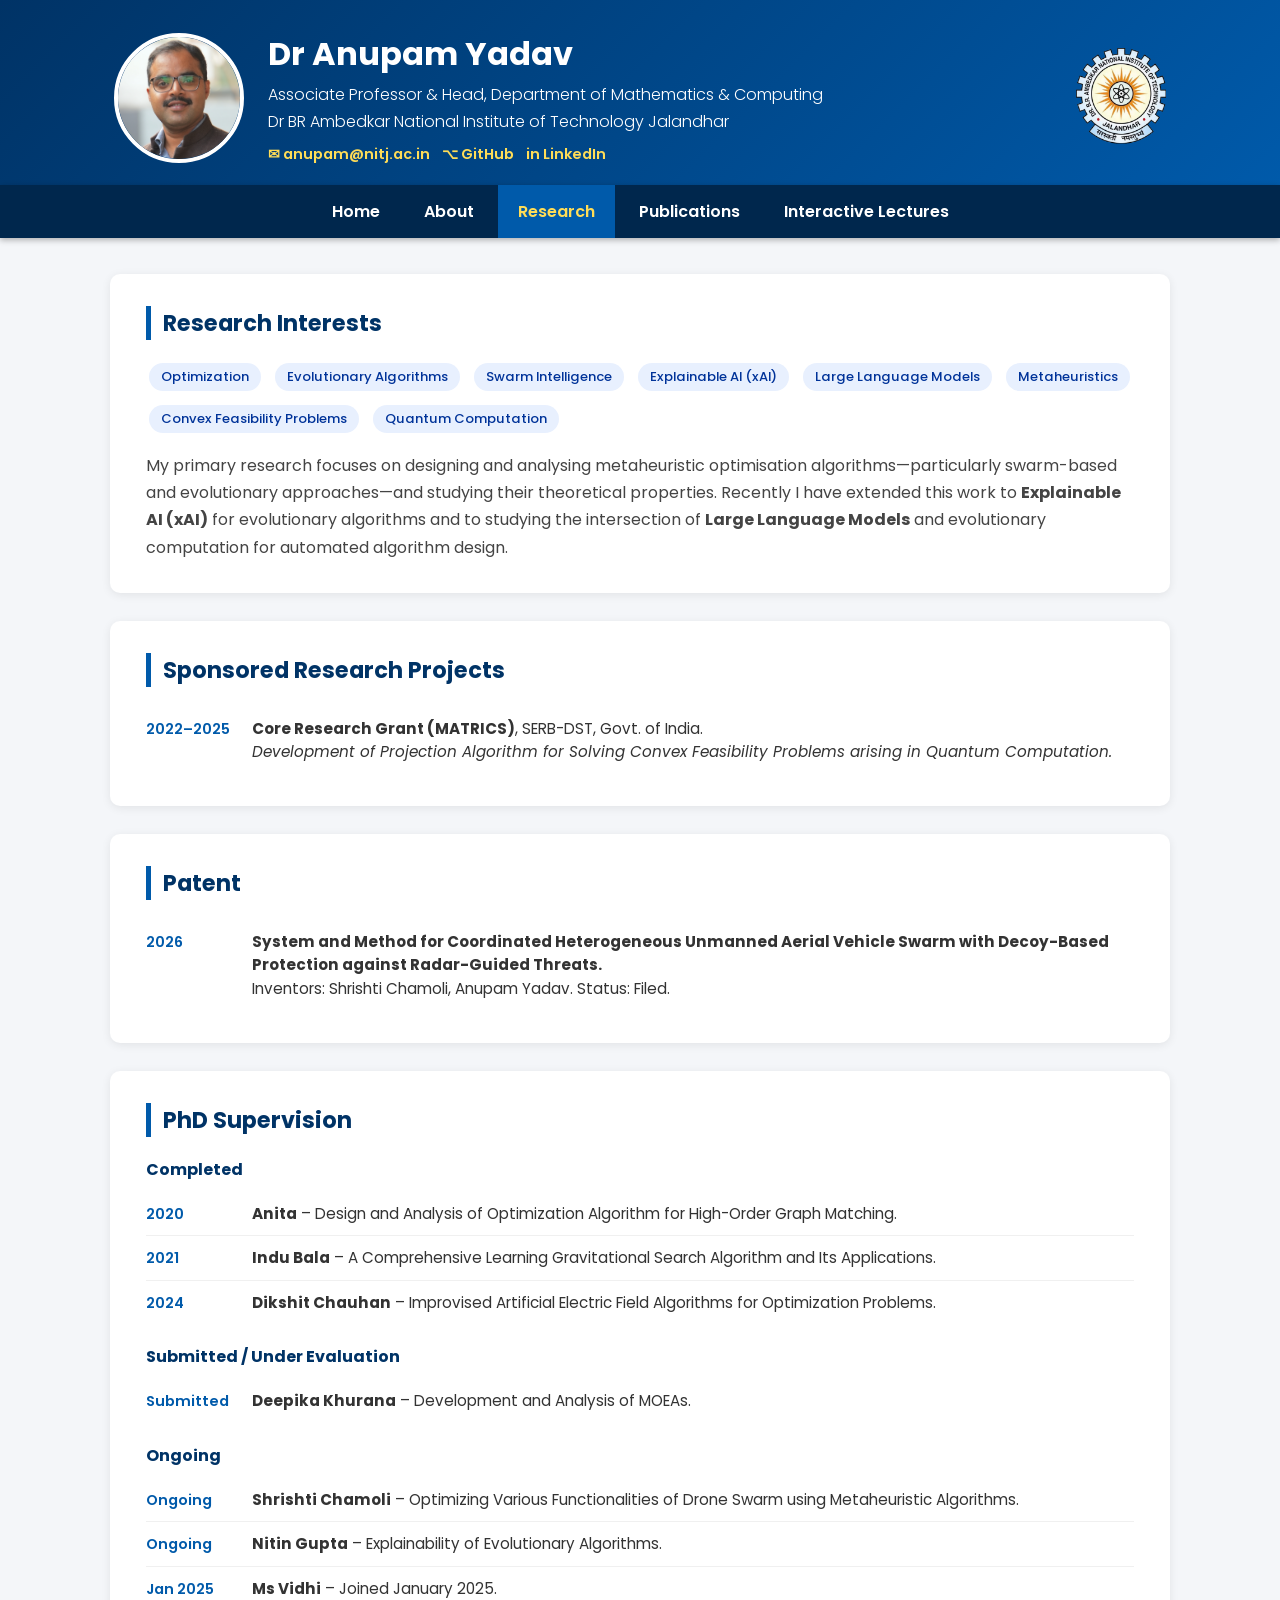
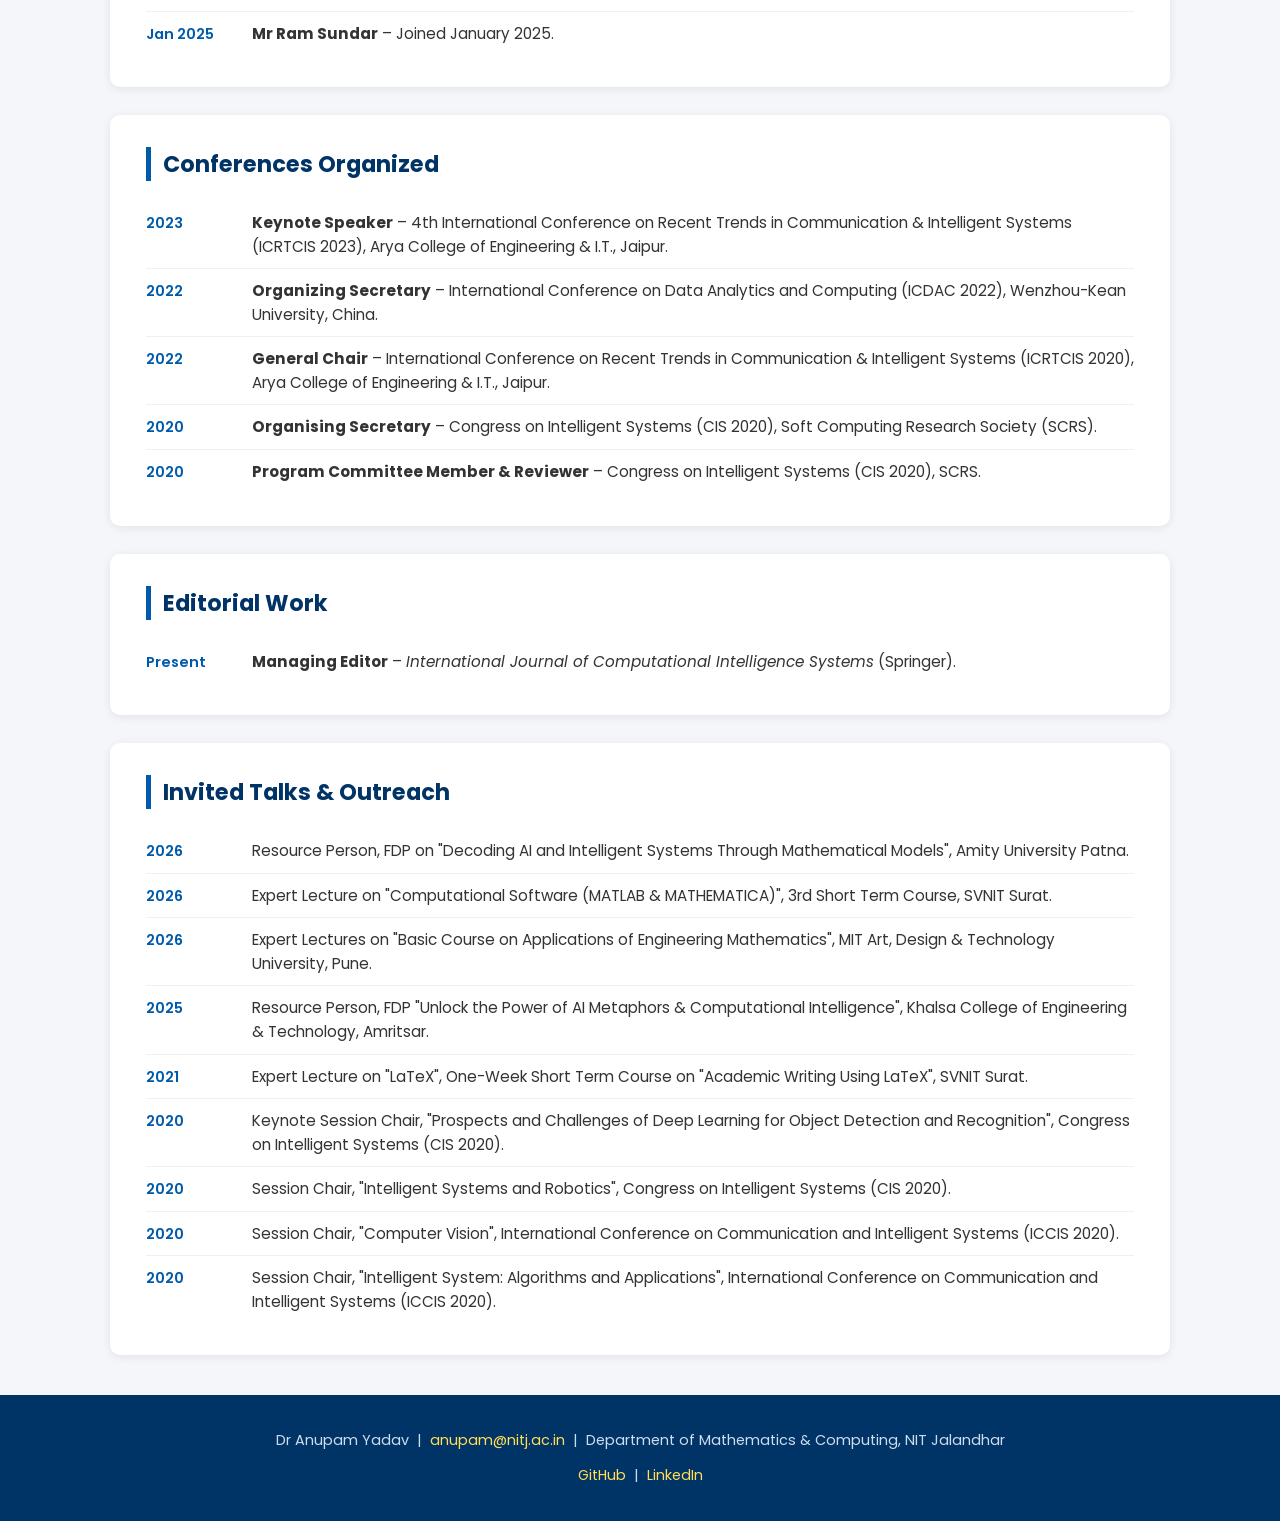
<file: research.html>
<!DOCTYPE html>
<html lang="en">
<head>
    <meta charset="UTF-8">
    <meta name="viewport" content="width=device-width, initial-scale=1.0">
    <title>Research – Dr Anupam Yadav</title>
    <link rel="stylesheet" href="style.css">
</head>
<body>

<header>
    <div class="header-container">
        <img src="SSM02790.JPG" alt="Dr Anupam Yadav" class="profile-image">
        <div class="header-text">
            <h1>Dr Anupam Yadav</h1>
            <h2>Associate Professor &amp; Head, Department of Mathematics &amp; Computing</h2>
            <h2>Dr BR Ambedkar National Institute of Technology Jalandhar</h2>
            <div class="header-links">
                <a href="mailto:anupam@nitj.ac.in">✉ anupam@nitj.ac.in</a>
                <a href="https://github.com/anupuam" target="_blank">⌥ GitHub</a>
                <a href="https://www.linkedin.com/in/anupuam/" target="_blank">in LinkedIn</a>
            </div>
        </div>
        <img src="Logo_of_NIT_Jalandhar.png" alt="NIT Jalandhar Logo" class="logo">
    </div>
</header>

<nav>
    <ul>
        <li><a href="index.html">Home</a></li>
        <li><a href="about.html">About</a></li>
        <li><a href="research.html" class="active">Research</a></li>
        <li><a href="publications.html">Publications</a></li>
        <li><a href="interactive-lectures.html">Interactive Lectures</a></li>
    </ul>
</nav>

<div class="page-content">

    <!-- Research Interests -->
    <div class="card">
        <h2 class="section-title">Research Interests</h2>
        <div style="display:flex;flex-wrap:wrap;gap:8px;margin-bottom:16px;">
            <span class="tag">Optimization</span>
            <span class="tag">Evolutionary Algorithms</span>
            <span class="tag">Swarm Intelligence</span>
            <span class="tag">Explainable AI (xAI)</span>
            <span class="tag">Large Language Models</span>
            <span class="tag">Metaheuristics</span>
            <span class="tag">Convex Feasibility Problems</span>
            <span class="tag">Quantum Computation</span>
        </div>
        <p style="color:#444;line-height:1.7;margin:0;">
            My primary research focuses on designing and analysing metaheuristic optimisation algorithms—particularly swarm-based and evolutionary approaches—and studying their theoretical properties. Recently I have extended this work to <strong>Explainable AI (xAI)</strong> for evolutionary algorithms and to studying the intersection of <strong>Large Language Models</strong> and evolutionary computation for automated algorithm design.
        </p>
    </div>

    <!-- Sponsored Research -->
    <div class="card">
        <h2 class="section-title">Sponsored Research Projects</h2>
        <ul class="timeline">
            <li>
                <span class="year">2022–2025</span>
                <span class="detail">
                    <strong>Core Research Grant (MATRICS)</strong>, SERB-DST, Govt. of India.<br>
                    <em>Development of Projection Algorithm for Solving Convex Feasibility Problems arising in Quantum Computation.</em>
                </span>
            </li>
        </ul>
    </div>

    <!-- Patent -->
    <div class="card">
        <h2 class="section-title">Patent</h2>
        <ul class="timeline">
            <li>
                <span class="year">2026</span>
                <span class="detail">
                    <strong>System and Method for Coordinated Heterogeneous Unmanned Aerial Vehicle Swarm with Decoy-Based Protection against Radar-Guided Threats.</strong><br>
                    Inventors: Shrishti Chamoli, Anupam Yadav. Status: Filed.
                </span>
            </li>
        </ul>
    </div>

    <!-- PhD Supervision -->
    <div class="card">
        <h2 class="section-title">PhD Supervision</h2>

        <h3 style="color:#003366;font-size:1rem;margin:0 0 10px;">Completed</h3>
        <ul class="timeline">
            <li>
                <span class="year">2020</span>
                <span class="detail"><strong>Anita</strong> – Design and Analysis of Optimization Algorithm for High-Order Graph Matching.</span>
            </li>
            <li>
                <span class="year">2021</span>
                <span class="detail"><strong>Indu Bala</strong> – A Comprehensive Learning Gravitational Search Algorithm and Its Applications.</span>
            </li>
            <li>
                <span class="year">2024</span>
                <span class="detail"><strong>Dikshit Chauhan</strong> – Improvised Artificial Electric Field Algorithms for Optimization Problems.</span>
            </li>
        </ul>

        <h3 style="color:#003366;font-size:1rem;margin:20px 0 10px;">Submitted / Under Evaluation</h3>
        <ul class="timeline">
            <li>
                <span class="year">Submitted</span>
                <span class="detail"><strong>Deepika Khurana</strong> – Development and Analysis of MOEAs.</span>
            </li>
        </ul>

        <h3 style="color:#003366;font-size:1rem;margin:20px 0 10px;">Ongoing</h3>
        <ul class="timeline">
            <li>
                <span class="year">Ongoing</span>
                <span class="detail"><strong>Shrishti Chamoli</strong> – Optimizing Various Functionalities of Drone Swarm using Metaheuristic Algorithms.</span>
            </li>
            <li>
                <span class="year">Ongoing</span>
                <span class="detail"><strong>Nitin Gupta</strong> – Explainability of Evolutionary Algorithms.</span>
            </li>
            <li>
                <span class="year">Jan 2025</span>
                <span class="detail"><strong>Ms Vidhi</strong> – Joined January 2025.</span>
            </li>
            <li>
                <span class="year">Jan 2025</span>
                <span class="detail"><strong>Mr Ram Sundar</strong> – Joined January 2025.</span>
            </li>
        </ul>
    </div>

    <!-- Conferences Organized -->
    <div class="card">
        <h2 class="section-title">Conferences Organized</h2>
        <ul class="timeline">
            <li>
                <span class="year">2023</span>
                <span class="detail"><strong>Keynote Speaker</strong> – 4th International Conference on Recent Trends in Communication &amp; Intelligent Systems (ICRTCIS 2023), Arya College of Engineering &amp; I.T., Jaipur.</span>
            </li>
            <li>
                <span class="year">2022</span>
                <span class="detail"><strong>Organizing Secretary</strong> – International Conference on Data Analytics and Computing (ICDAC 2022), Wenzhou-Kean University, China.</span>
            </li>
            <li>
                <span class="year">2022</span>
                <span class="detail"><strong>General Chair</strong> – International Conference on Recent Trends in Communication &amp; Intelligent Systems (ICRTCIS 2020), Arya College of Engineering &amp; I.T., Jaipur.</span>
            </li>
            <li>
                <span class="year">2020</span>
                <span class="detail"><strong>Organising Secretary</strong> – Congress on Intelligent Systems (CIS 2020), Soft Computing Research Society (SCRS).</span>
            </li>
            <li>
                <span class="year">2020</span>
                <span class="detail"><strong>Program Committee Member &amp; Reviewer</strong> – Congress on Intelligent Systems (CIS 2020), SCRS.</span>
            </li>
        </ul>
    </div>

    <!-- Editorial Work -->
    <div class="card">
        <h2 class="section-title">Editorial Work</h2>
        <ul class="timeline">
            <li>
                <span class="year">Present</span>
                <span class="detail">
                    <strong>Managing Editor</strong> – <em>International Journal of Computational Intelligence Systems</em> (Springer).
                </span>
            </li>
        </ul>
    </div>

    <!-- Outreach / Invited Talks -->
    <div class="card">
        <h2 class="section-title">Invited Talks &amp; Outreach</h2>
        <ul class="timeline">
            <li><span class="year">2026</span><span class="detail">Resource Person, FDP on "Decoding AI and Intelligent Systems Through Mathematical Models", Amity University Patna.</span></li>
            <li><span class="year">2026</span><span class="detail">Expert Lecture on "Computational Software (MATLAB &amp; MATHEMATICA)", 3rd Short Term Course, SVNIT Surat.</span></li>
            <li><span class="year">2026</span><span class="detail">Expert Lectures on "Basic Course on Applications of Engineering Mathematics", MIT Art, Design &amp; Technology University, Pune.</span></li>
            <li><span class="year">2025</span><span class="detail">Resource Person, FDP "Unlock the Power of AI Metaphors &amp; Computational Intelligence", Khalsa College of Engineering &amp; Technology, Amritsar.</span></li>
            <li><span class="year">2021</span><span class="detail">Expert Lecture on "LaTeX", One-Week Short Term Course on "Academic Writing Using LaTeX", SVNIT Surat.</span></li>
            <li><span class="year">2020</span><span class="detail">Keynote Session Chair, "Prospects and Challenges of Deep Learning for Object Detection and Recognition", Congress on Intelligent Systems (CIS 2020).</span></li>
            <li><span class="year">2020</span><span class="detail">Session Chair, "Intelligent Systems and Robotics", Congress on Intelligent Systems (CIS 2020).</span></li>
            <li><span class="year">2020</span><span class="detail">Session Chair, "Computer Vision", International Conference on Communication and Intelligent Systems (ICCIS 2020).</span></li>
            <li><span class="year">2020</span><span class="detail">Session Chair, "Intelligent System: Algorithms and Applications", International Conference on Communication and Intelligent Systems (ICCIS 2020).</span></li>
        </ul>
    </div>

</div>

<footer>
    <p>Dr Anupam Yadav &nbsp;|&nbsp; <a href="mailto:anupam@nitj.ac.in">anupam@nitj.ac.in</a> &nbsp;|&nbsp; Department of Mathematics &amp; Computing, NIT Jalandhar</p>
    <p><a href="https://github.com/anupuam">GitHub</a> &nbsp;|&nbsp; <a href="https://www.linkedin.com/in/anupuam/">LinkedIn</a></p>
</footer>

</body>
</html>
</file>
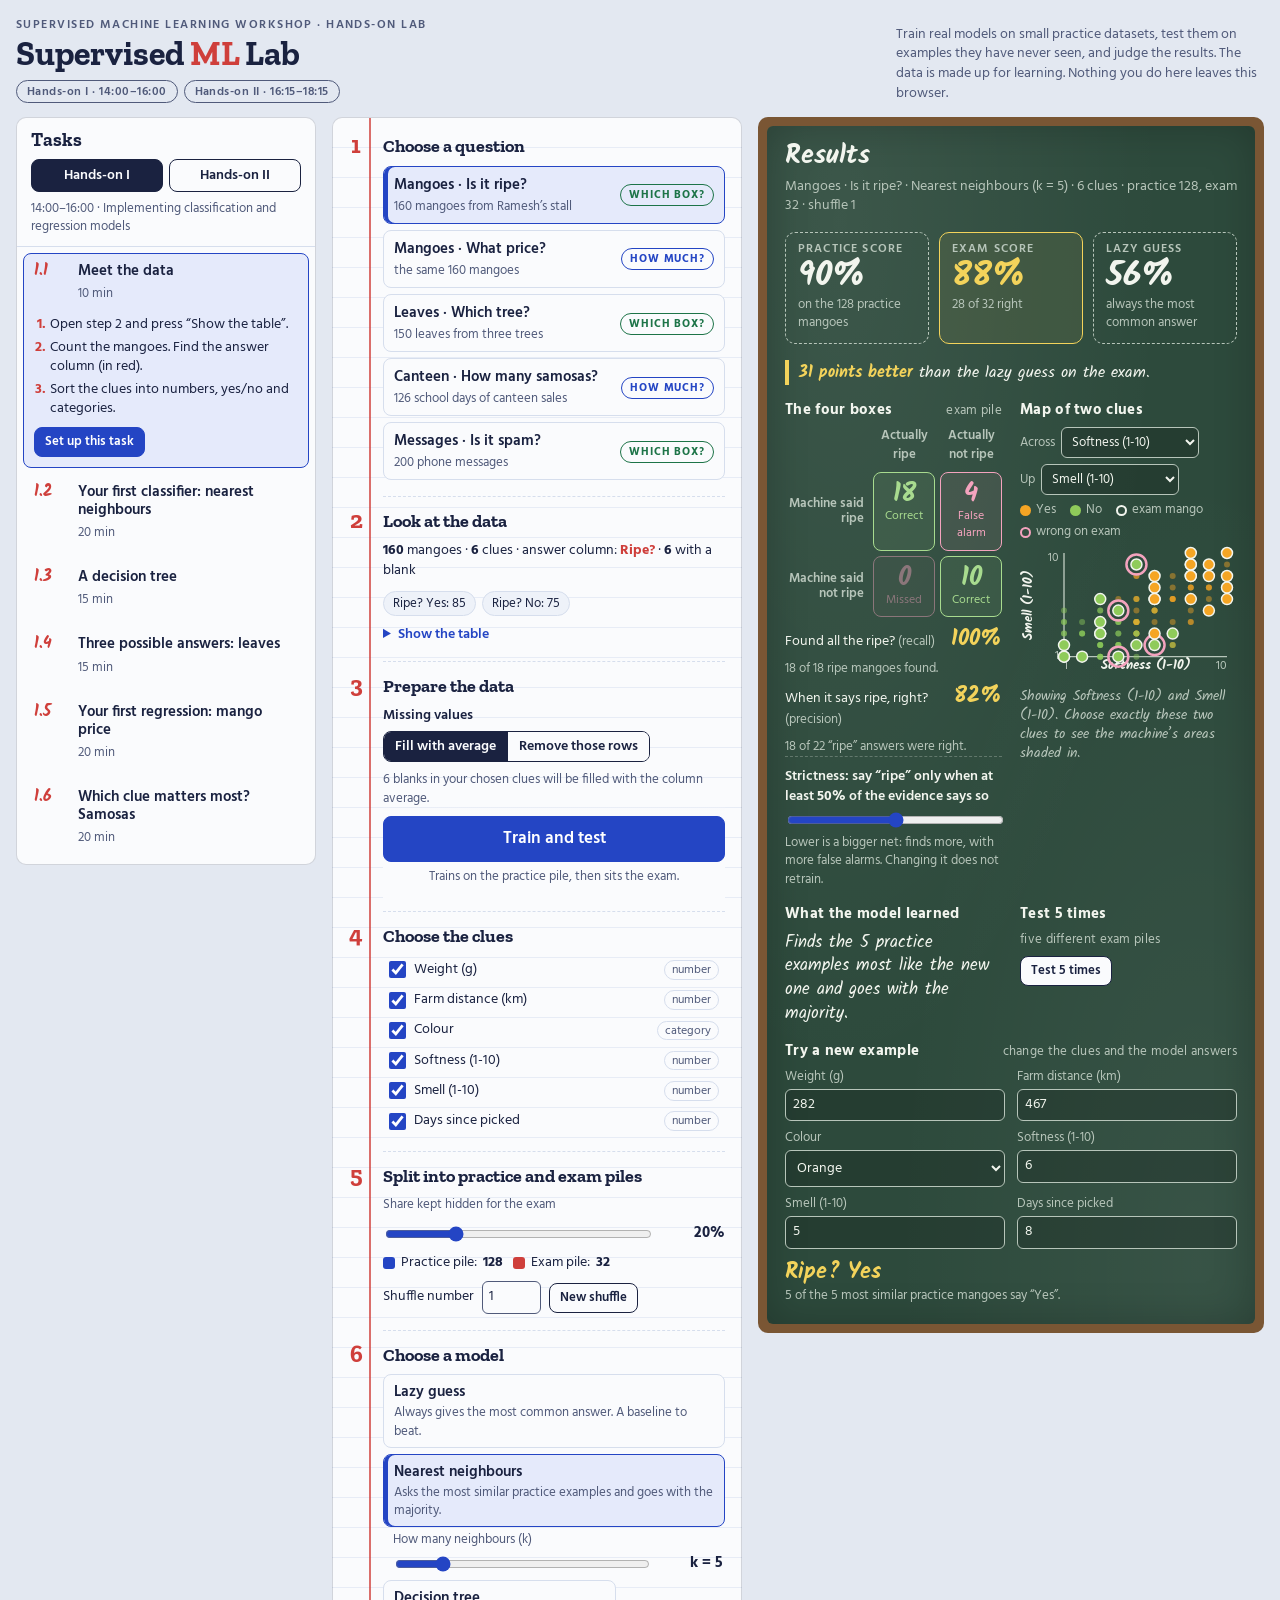
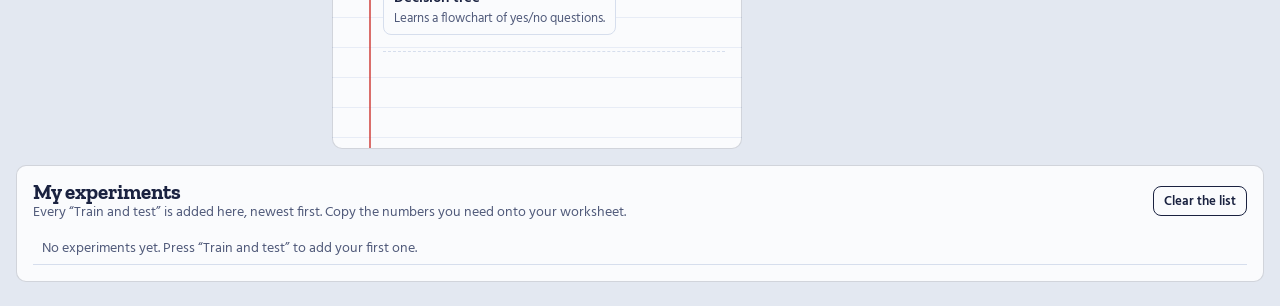
<file: interactive-lectures/supervised-ml/supervised-ml-lab.html>
<!doctype html>
<html lang="en">
<head>
<meta charset="utf-8">
<meta name="viewport" content="width=device-width, initial-scale=1">
<title>Supervised ML Lab</title>
<meta name="claude:viewport-fit-sides" content="cover">
<link rel="preconnect" href="https://fonts.googleapis.com">
<link rel="preconnect" href="https://fonts.gstatic.com" crossorigin>
<link rel="stylesheet" href="https://fonts.googleapis.com/css2?family=Hind:wght@400;500;600;700&family=Kalam:wght@400;700&family=Zilla+Slab:wght@600;700&display=swap">
<style>
/* Layout: a lab bench in the workshop's exercise-book style. Left: task cards; middle: a ruled set-up page with six numbered steps; right: a framed blackboard where results are chalked up; below: the experiment log. */
:root {
  --desk: #E3E8F1;
  --paper: #FAFBFD;
  --paper-2: #EEF2F9;
  --ink: #1A2240;
  --ink-soft: #505A7A;
  --rule: #D6DEED;
  --rule-faint: #E7ECF6;
  --accent: #2445C4;
  --accent-ink: #FFFFFF;
  --accent-wash: #E5EAFB;
  --margin: #CF3F3B;
  --margin-wash: #FBE8E6;
  --board: #2D4A3C;
  --frame: #7A5634;
  --chalk: #F2F5EE;
  --chalk-dim: #B7C5BA;
  --lemon: #F3D35B;
  --ripe: #F5A524;
  --raw: #8FCB5A;
  --c-blue: #8CC6F2;
  --c-pink: #F4A3BE;
  --c-green: #A8DB8F;
  --orange: #F39A4A;
  --good: #1D7448;
  --good-bg: #E2F2E8;
  --bad: #B3362F;
  --f-display: "Zilla Slab", Rockwell, "Roboto Slab", Georgia, serif;
  --f-body: "Hind", "Segoe UI", system-ui, -apple-system, sans-serif;
  --f-hand: "Kalam", "Segoe Print", "Comic Sans MS", cursive;
}
@media (prefers-color-scheme: dark) {
  :root:not([data-theme="light"]) {
    --desk: #0B0F1C; --paper: #131A2C; --paper-2: #1B2339; --ink: #E3E8F5; --ink-soft: #A3ACC8; --rule: #2B3553; --rule-faint: #1C2540;
    --accent: #93A8FF; --accent-ink: #0E1326; --accent-wash: #1F2A4D; --margin: #EF7C77; --margin-wash: #3A2026;
    --board: #22392F; --frame: #5E4229; --good: #72D3A2; --good-bg: #15302A; --bad: #F6918A; color-scheme: dark;
  }
}
:root[data-theme="dark"] {
  --desk: #0B0F1C; --paper: #131A2C; --paper-2: #1B2339; --ink: #E3E8F5; --ink-soft: #A3ACC8; --rule: #2B3553; --rule-faint: #1C2540;
  --accent: #93A8FF; --accent-ink: #0E1326; --accent-wash: #1F2A4D; --margin: #EF7C77; --margin-wash: #3A2026;
  --board: #22392F; --frame: #5E4229; --good: #72D3A2; --good-bg: #15302A; --bad: #F6918A; color-scheme: dark;
}
* { box-sizing: border-box; }
body { margin: 0; background: var(--desk); color: var(--ink); font: 400 15.5px/1.45 var(--f-body); -webkit-font-smoothing: antialiased; }
button, input, select { font: inherit; color: inherit; }
:focus-visible { outline: 3px solid var(--accent); outline-offset: 2px; border-radius: 4px; }
.board :focus-visible { outline-color: var(--lemon); }
h1, h2, h3, p, ol, ul { margin: 0; }
@media (prefers-reduced-motion: reduce) { *, *::before, *::after { transition: none !important; animation: none !important; } }

.wrap { max-width: 1560px; margin: 0 auto; padding-left: max(16px, env(safe-area-inset-left, 0px)); padding-right: max(16px, env(safe-area-inset-right, 0px)); }

/* header */
.top { padding-block: 18px 14px; display: flex; flex-wrap: wrap; align-items: flex-end; justify-content: space-between; gap: 10px 24px; }
.kicker { font: 600 12px/1.2 var(--f-body); letter-spacing: .12em; text-transform: uppercase; color: var(--ink-soft); }
.top h1 { font: 700 34px/1.05 var(--f-display); margin-top: 4px; }
.top h1 span { color: var(--margin); }
.top-note { font-size: 13.5px; color: var(--ink-soft); max-width: 46ch; }
.chips { display: flex; flex-wrap: wrap; gap: 6px; margin-top: 8px; }
.chip { font: 600 12px/1 var(--f-body); letter-spacing: .04em; border: 1.5px solid var(--ink-soft); color: var(--ink-soft); border-radius: 99px; padding: 5px 10px 4px; white-space: nowrap; }

/* three columns */
.lab { display: grid; grid-template-columns: 300px minmax(340px, 410px) minmax(0, 1fr); gap: 16px; align-items: start; padding-bottom: 16px; }
.lab > * { min-width: 0; }

/* tasks */
.tasks { position: sticky; top: max(12px, env(safe-area-inset-top, 0px)); background: var(--paper); border: 1.5px solid color-mix(in srgb, var(--ink) 18%, transparent); border-radius: 10px; overflow: hidden; display: flex; flex-direction: column; max-height: calc(100vh - 24px); }
.tasks-head { padding: 12px 14px 10px; border-bottom: 1px solid var(--rule); display: flex; flex-direction: column; gap: 8px; }
.tasks-head h2 { font: 700 19px/1.1 var(--f-display); }
.tab-row { display: flex; gap: 6px; }
.tab-row button { flex: 1; appearance: none; border: 1.5px solid var(--ink); border-radius: 8px; background: var(--paper); padding: 6px 8px 5px; font-weight: 600; font-size: 13.5px; cursor: pointer; }
.tab-row button[aria-pressed="true"] { background: var(--ink); color: var(--paper); }
.tab-time { font-size: 12.5px; color: var(--ink-soft); }
.task-list { list-style: none; padding: 6px; overflow: auto; display: flex; flex-direction: column; gap: 6px; }
.task { border-radius: 8px; border: 1.5px solid transparent; padding: 9px 10px 10px; }
.task:hover { background: var(--paper-2); }
.task.on { border-color: var(--accent); background: var(--accent-wash); }
.task-h { display: grid; grid-template-columns: 2.6em minmax(0, 1fr); gap: 4px; align-items: baseline; }
.task-n { font: 700 16px/1 var(--f-hand); color: var(--margin); }
.task-t { font: 600 14.5px/1.25 var(--f-body); }
.task-m { grid-column: 2; font-size: 12.5px; color: var(--ink-soft); }
.task-body { grid-column: 1 / -1; margin-top: 8px; display: none; flex-direction: column; gap: 8px; }
.task.on .task-body { display: flex; }
.task-body ol { padding-left: 1.2em; font-size: 13.5px; display: flex; flex-direction: column; gap: 3px; }
.task-body ol li::marker { color: var(--margin); font-weight: 700; }
.task-go { align-self: flex-start; }

/* buttons */
.btn { appearance: none; display: inline-flex; align-items: center; justify-content: center; gap: 6px; min-height: 36px; padding: 6px 12px 5px; border: 1.5px solid var(--ink); border-radius: 8px; background: var(--paper); color: var(--ink); font-weight: 600; font-size: 14px; cursor: pointer; }
.btn:hover { background: var(--paper-2); }
.btn.primary { background: var(--accent); border-color: var(--accent); color: var(--accent-ink); }
.btn.primary:hover { filter: brightness(1.08); }
.btn.sm { min-height: 30px; padding: 3px 10px 2px; font-size: 13px; }
.btn:disabled { opacity: .45; cursor: default; }
.board .btn { background: transparent; color: var(--chalk); border-color: var(--chalk-dim); }
.board .btn:hover { background: rgba(255,255,255,.07); }
.board .btn.primary { background: var(--chalk); border-color: var(--chalk); color: var(--board); }

/* set-up page */
.setup { background-color: var(--paper); background-image: repeating-linear-gradient(to bottom, transparent 0 29px, var(--rule-faint) 29px 30px); border: 1.5px solid color-mix(in srgb, var(--ink) 18%, transparent); border-radius: 10px; position: relative; padding: 4px 16px 0 50px; }
.setup::before { content: ""; position: absolute; top: 0; bottom: 0; left: 36px; width: 2px; background: var(--margin); opacity: .75; }
.step { padding: 14px 0 16px; border-bottom: 1px dashed var(--rule); display: flex; flex-direction: column; gap: 9px; }
.step h2 { font: 700 18px/1.15 var(--f-display); position: relative; }
.sn { position: absolute; left: -42px; top: -3px; width: 30px; text-align: center; font: 700 24px/1 var(--f-display); color: var(--margin); }
.hint { font-size: 13px; color: var(--ink-soft); }
.qgrid { display: grid; grid-template-columns: 1fr; gap: 6px; }
.qbtn { appearance: none; text-align: left; cursor: pointer; display: grid; grid-template-columns: minmax(0, 1fr) auto; align-items: center; gap: 2px 10px; padding: 8px 10px 7px; border: 1.5px solid var(--rule); border-radius: 8px; background: var(--paper); }
.qbtn:hover { border-color: var(--ink-soft); }
.qbtn[aria-pressed="true"] { border-color: var(--accent); background: var(--accent-wash); box-shadow: inset 4px 0 0 var(--accent); }
.qbtn b { font-weight: 600; font-size: 14.5px; }
.qbtn small { grid-column: 1; font-size: 12.5px; color: var(--ink-soft); }
.qtag { grid-row: 1 / span 2; grid-column: 2; font: 700 11px/1 var(--f-body); letter-spacing: .08em; text-transform: uppercase; border-radius: 99px; padding: 5px 8px 4px; border: 1.5px solid currentColor; }
.qtag.class { color: var(--good); }
.qtag.reg { color: var(--accent); }
.data-sum { font-size: 14px; }
.data-sum b { font-variant-numeric: tabular-nums; }
.dist { display: flex; flex-wrap: wrap; gap: 6px; }
.dist span { font-size: 12.5px; border-radius: 99px; padding: 3px 9px 2px; background: var(--paper-2); border: 1px solid var(--rule); font-variant-numeric: tabular-nums; }
details.tbl summary { cursor: pointer; font-weight: 600; font-size: 14px; color: var(--accent); }
.tbl-wrap { overflow: auto; max-height: 300px; margin-top: 8px; border: 1px solid var(--rule); border-radius: 6px; background: var(--paper); }
table.data { border-collapse: collapse; font-size: 13px; width: 100%; font-variant-numeric: tabular-nums; }
.data th, .data td { padding: 4px 8px 3px; border-bottom: 1px solid var(--rule); text-align: left; white-space: nowrap; }
.data th { position: sticky; top: 0; background: var(--paper-2); font-weight: 600; z-index: 1; }
.data td.n, .data th.n { text-align: right; }
.data .lab-col { color: var(--margin); font-weight: 700; font-family: var(--f-hand); }
.data td.gap { background: var(--margin-wash); color: var(--margin); text-align: center; }
.opt-row { display: flex; flex-wrap: wrap; gap: 6px; align-items: center; }
.seg { display: inline-flex; border: 1.5px solid var(--ink); border-radius: 8px; overflow: hidden; }
.seg button { appearance: none; border: 0; background: var(--paper); padding: 5px 11px 4px; font-size: 13.5px; font-weight: 600; cursor: pointer; }
.seg button + button { border-left: 1.5px solid var(--ink); }
.seg button[aria-pressed="true"] { background: var(--ink); color: var(--paper); }
.opt-lbl { font-size: 13.5px; font-weight: 600; min-width: 9.5em; }
.clues { display: flex; flex-direction: column; gap: 2px; }
.clue { display: grid; grid-template-columns: auto minmax(0, 1fr) auto; gap: 8px; align-items: center; padding: 4px 6px; border-radius: 6px; cursor: pointer; font-size: 14px; }
.clue:hover { background: var(--paper-2); }
.clue input { width: 17px; height: 17px; accent-color: var(--accent); margin: 0; }
.ctype { font-size: 11.5px; color: var(--ink-soft); border: 1px solid var(--rule); border-radius: 99px; padding: 1px 7px 0; }
.range-row { display: grid; grid-template-columns: minmax(0, 1fr) 4.2em; gap: 10px; align-items: center; }
.range-row output { font: 700 15px/1 var(--f-body); font-variant-numeric: tabular-nums; text-align: right; }
input[type="range"] { width: 100%; accent-color: var(--accent); }
.board input[type="range"] { accent-color: var(--lemon); }
.piles { display: flex; gap: 10px; font-size: 13.5px; }
.piles span { display: inline-flex; align-items: center; gap: 6px; }
.piles i { width: 12px; height: 12px; border-radius: 3px; display: inline-block; }
.seed-row { display: flex; gap: 8px; align-items: center; flex-wrap: wrap; font-size: 14px; }
.seed-row input { width: 4.2em; padding: 5px 6px; border: 1.5px solid var(--ink-soft); border-radius: 6px; background: var(--paper); }
.models { display: flex; flex-direction: column; gap: 6px; }
.mbtn { appearance: none; text-align: left; cursor: pointer; display: flex; flex-direction: column; gap: 1px; padding: 7px 10px 6px; border: 1.5px solid var(--rule); border-radius: 8px; background: var(--paper); }
.mbtn b { font-weight: 600; font-size: 14.5px; }
.mbtn small { font-size: 12.5px; color: var(--ink-soft); }
.mbtn[aria-pressed="true"] { border-color: var(--accent); background: var(--accent-wash); box-shadow: inset 4px 0 0 var(--accent); }
.mset { padding: 4px 2px 0 10px; display: flex; flex-direction: column; gap: 4px; }
.run-bar { position: sticky; bottom: 0; padding: 12px 0 14px; background: linear-gradient(to bottom, transparent, var(--paper) 30%); display: flex; flex-direction: column; gap: 6px; }
.btn.run { min-height: 46px; font-size: 16.5px; width: 100%; }
.run-note { font-size: 12.5px; color: var(--ink-soft); text-align: center; }

/* results blackboard */
.results { background: var(--frame); border-radius: 10px; padding: 9px; }
.bd { background-color: var(--board); background-image: radial-gradient(ellipse at 15% 8%, rgba(255,255,255,.07), transparent 55%), radial-gradient(ellipse at 88% 95%, rgba(255,255,255,.05), transparent 50%); border-radius: 6px; color: var(--chalk); padding: 16px 18px 18px; display: flex; flex-direction: column; gap: 16px; position: relative; box-shadow: inset 0 0 40px rgba(0,0,0,.22); }
.r-head { display: flex; flex-wrap: wrap; align-items: baseline; justify-content: space-between; gap: 6px 16px; }
.r-head h2 { font: 700 26px/1.1 var(--f-hand); }
.r-sub { font-size: 13.5px; color: var(--chalk-dim); }
.stale { position: absolute; inset: 0; background: rgba(20, 32, 26, .72); border-radius: 6px; display: grid; place-items: start center; padding-top: 120px; z-index: 3; }
.stale[hidden] { display: none; }
.stale p { font: 700 20px/1.3 var(--f-hand); color: var(--lemon); text-align: center; max-width: 24ch; }
.scores { display: grid; grid-template-columns: repeat(3, minmax(0, 1fr)); gap: 10px; }
.score { border: 1.5px dashed var(--chalk-dim); border-radius: 10px; padding: 10px 12px; display: flex; flex-direction: column; gap: 2px; }
.score.main { border-style: solid; border-color: var(--lemon); background: rgba(243, 211, 91, .07); }
.score .k { font: 600 11.5px/1.2 var(--f-body); letter-spacing: .1em; text-transform: uppercase; color: var(--chalk-dim); }
.score .v { font: 700 34px/1.05 var(--f-hand); font-variant-numeric: tabular-nums; }
.score.main .v { color: var(--lemon); }
.score .d { font-size: 12.5px; color: var(--chalk-dim); }
.flag { font: 400 16px/1.35 var(--f-hand); border-left: 4px solid var(--lemon); padding: 2px 0 2px 10px; }
.flag b { color: var(--lemon); }
.flag.warn { border-color: var(--c-pink); }
.flag.warn b { color: var(--c-pink); }
.sec h3 { font: 700 15px/1.2 var(--f-body); letter-spacing: .02em; color: var(--chalk); margin-bottom: 8px; display: flex; justify-content: space-between; gap: 10px; flex-wrap: wrap; align-items: baseline; }
.sec h3 small { font-weight: 400; color: var(--chalk-dim); font-size: 12.5px; }
.two { display: grid; grid-template-columns: minmax(0, 1fr) minmax(0, 1fr); gap: 18px; }
.two > * { min-width: 0; }

/* four boxes / grid */
.cm { display: grid; gap: 5px; font-size: 13px; }
.cm .h { font-weight: 600; text-align: center; color: var(--chalk-dim); align-self: end; padding-bottom: 2px; }
.cm .rh { font-weight: 600; color: var(--chalk-dim); align-self: center; text-align: right; padding-right: 4px; line-height: 1.2; }
.cm .c { border-radius: 8px; padding: 8px 6px 7px; text-align: center; border: 1.5px solid; display: flex; flex-direction: column; gap: 1px; }
.cm .c b { font: 700 26px/1 var(--f-hand); font-variant-numeric: tabular-nums; }
.cm .c span { font-size: 12px; }
.cm .c.ok { border-color: var(--c-green); color: var(--c-green); background: rgba(168,219,143,.08); }
.cm .c.no { border-color: var(--c-pink); color: var(--c-pink); background: rgba(244,163,190,.08); }
.cm .c.zero { opacity: .45; }
.pr { display: flex; flex-direction: column; gap: 8px; }
.pr-row { display: grid; grid-template-columns: minmax(0, 1fr) auto; gap: 8px; align-items: baseline; font-size: 14px; }
.pr-row b { font: 700 22px/1 var(--f-hand); color: var(--lemon); font-variant-numeric: tabular-nums; }
.pr-row small { grid-column: 1 / -1; color: var(--chalk-dim); font-size: 12.5px; }
.strict { display: flex; flex-direction: column; gap: 4px; border-top: 1px dashed rgba(242,245,238,.25); padding-top: 10px; }
.strict label { font-size: 13.5px; font-weight: 600; }
.strict small { color: var(--chalk-dim); font-size: 12.5px; }

/* picture */
canvas.pic { display: block; width: 100%; aspect-ratio: 16 / 10; }
.pic-cap { font: 400 14px/1.35 var(--f-hand); color: var(--chalk-dim); margin-top: 6px; }
.legend { display: flex; flex-wrap: wrap; gap: 4px 14px; font-size: 12.5px; color: var(--chalk-dim); margin-bottom: 4px; }
.legend span { display: inline-flex; align-items: center; gap: 5px; }
.legend i { width: 11px; height: 11px; border-radius: 50%; display: inline-block; }
.legend i.ring { background: transparent !important; border: 2px solid var(--chalk); }

/* what it learned */
.learned { font-size: 14px; line-height: 1.5; }
.learned .big { font: 400 17px/1.4 var(--f-hand); }
.tree-ol, .tree-ol ul { list-style: none; margin: 0; padding: 0; }
.tree-ol ul { padding-left: 16px; border-left: 1.5px solid rgba(242,245,238,.25); margin-left: 6px; }
.tree-ol li { padding: 3px 0 3px 4px; }
.tree-ol .q { font-weight: 600; color: var(--lemon); }
.tree-ol .br { font: 700 13px/1 var(--f-hand); color: var(--c-pink); margin-right: 4px; }
.tree-ol .lf { font-family: var(--f-hand); font-size: 15px; }
.tree-ol .lf small { color: var(--chalk-dim); font-family: var(--f-body); font-size: 12px; }
.tree-scroll { max-height: 300px; overflow: auto; padding-right: 6px; }
.line-list { list-style: none; padding: 0; display: flex; flex-direction: column; gap: 3px; font-size: 14px; }
.line-list li { display: grid; grid-template-columns: 6.5em minmax(0, 1fr); gap: 8px; }
.line-list .amt { font: 700 15px/1.35 var(--f-hand); color: var(--lemon); text-align: right; font-variant-numeric: tabular-nums; }
.line-list .amt.neg { color: var(--c-pink); }

/* repeat + predict */
.rep-out { font: 400 16px/1.4 var(--f-hand); min-height: 1.4em; }
.rep-out b { color: var(--lemon); }
.pred-form { display: grid; grid-template-columns: repeat(auto-fill, minmax(160px, 1fr)); gap: 8px 12px; }
.axes { display: flex; flex-wrap: wrap; gap: 6px 12px; margin-bottom: 6px; font-size: 12.5px; color: var(--chalk-dim); }
.axes label { display: inline-flex; align-items: center; gap: 6px; }
.axes select { padding: 3px 6px; border-radius: 6px; border: 1.5px solid var(--chalk-dim); background: rgba(0,0,0,.18); color: var(--chalk); font-size: 13px; max-width: 13em; }
.axes select option { color: #1A2240; }
.pred-form label { display: flex; flex-direction: column; gap: 3px; font-size: 12.5px; color: var(--chalk-dim); }
.pred-form input, .pred-form select { padding: 5px 7px; border-radius: 6px; border: 1.5px solid var(--chalk-dim); background: rgba(0,0,0,.18); color: var(--chalk); font-size: 14px; }
.pred-form select option { color: #1A2240; }
.pred-out { font: 700 22px/1.3 var(--f-hand); color: var(--lemon); margin-top: 10px; }
.pred-out small { display: block; font: 400 13px/1.4 var(--f-body); color: var(--chalk-dim); }

/* log */
.log { background: var(--paper); border: 1.5px solid color-mix(in srgb, var(--ink) 18%, transparent); border-radius: 10px; padding: 14px 16px 16px; margin-bottom: 24px; display: flex; flex-direction: column; gap: 10px; }
.log-head { display: flex; flex-wrap: wrap; justify-content: space-between; align-items: center; gap: 8px; }
.log-head h2 { font: 700 21px/1.1 var(--f-display); }
.log-head p { font-size: 13.5px; color: var(--ink-soft); }
table.logt { border-collapse: collapse; width: 100%; font-size: 13.5px; font-variant-numeric: tabular-nums; }
.logt th, .logt td { padding: 6px 9px 5px; border-bottom: 1px solid var(--rule); text-align: left; vertical-align: top; }
.logt th { background: var(--paper-2); font-weight: 600; white-space: nowrap; }
.logt td.n { text-align: right; white-space: nowrap; }
.logt td.ex { font-weight: 700; color: var(--accent); }
.logt tr.new td { animation: flash 1.2s ease; }
@keyframes flash { from { background: var(--accent-wash); } to { background: transparent; } }
.empty { color: var(--ink-soft); font-size: 14px; padding: 6px 0; }
.confirm { display: inline-flex; gap: 6px; align-items: center; font-size: 13.5px; }

/* responsive */
@media (max-width: 1180px) {
  .lab { grid-template-columns: minmax(320px, 400px) minmax(0, 1fr); }
  .tasks { grid-column: 1 / -1; position: static; max-height: none; }
  .task-list { flex-direction: row; overflow-x: auto; padding: 8px; }
  .task { min-width: 260px; flex: 0 0 auto; border-color: var(--rule); }
}
@media (max-width: 820px) {
  .lab { grid-template-columns: minmax(0, 1fr); }
  .two { grid-template-columns: minmax(0, 1fr); }
  .scores { grid-template-columns: repeat(2, minmax(0, 1fr)); }
  .score.lazy { grid-column: 1 / -1; }
  .top h1 { font-size: 28px; }
  .setup { padding-left: 42px; }
  .setup::before { left: 30px; }
  .sn { left: -36px; }
  .logt-wrap { overflow-x: auto; }
}

</style>
</head>
<body>
<div class="wrap">
  <header class="top">
    <div>
      <p class="kicker">Supervised Machine Learning Workshop · Hands-on lab</p>
      <h1>Supervised <span>ML</span> Lab</h1>
      <div class="chips"><span class="chip">Hands-on I · 14:00–16:00</span><span class="chip">Hands-on II · 16:15–18:15</span></div>
    </div>
    <p class="top-note">Train real models on small practice datasets, test them on examples they have never seen, and judge the results. The data is made up for learning. Nothing you do here leaves this browser.</p>
  </header>

  <div class="lab">
    <aside class="tasks" aria-label="Lab tasks">
      <div class="tasks-head">
        <h2>Tasks</h2>
        <div class="tab-row" role="group" aria-label="Lab session">
          <button type="button" data-tab="I" aria-pressed="true">Hands-on I</button>
          <button type="button" data-tab="II" aria-pressed="false">Hands-on II</button>
        </div>
        <p class="tab-time" id="tab-time"></p>
      </div>
      <ol class="task-list" id="task-list"></ol>
    </aside>

    <section class="setup" aria-label="Set up your model">
      <div class="step">
        <h2><span class="sn">1</span>Choose a question</h2>
        <div class="qgrid" id="q-list"></div>
      </div>
      <div class="step">
        <h2><span class="sn">2</span>Look at the data</h2>
        <p class="data-sum" id="data-sum"></p>
        <div class="dist" id="data-dist"></div>
        <details class="tbl" id="data-details"><summary>Show the table</summary><div class="tbl-wrap"><table class="data" id="data-table"></table></div></details>
      </div>
      <div class="step">
        <h2><span class="sn">3</span>Prepare the data</h2>
        <div class="opt-row" id="miss-row"><span class="opt-lbl">Missing values</span><div class="seg" id="miss-seg"><button type="button" data-v="fill" aria-pressed="true">Fill with average</button><button type="button" data-v="drop" aria-pressed="false">Remove those rows</button></div></div>
        <p class="hint" id="miss-note"></p>
        <div class="opt-row"><span class="opt-lbl">Fair scales</span><div class="seg" id="scale-seg"><button type="button" data-v="on" aria-pressed="true">On</button><button type="button" data-v="off" aria-pressed="false">Off</button></div></div>
        <p class="hint">Fair scales put every number clue on a 0 to 1 range, so big numbers do not shout louder.</p>
      </div>
      <div class="step">
        <h2><span class="sn">4</span>Choose the clues</h2>
        <div class="clues" id="clue-list"></div>
      </div>
      <div class="step">
        <h2><span class="sn">5</span>Split into practice and exam piles</h2>
        <label class="hint" for="test-r">Share kept hidden for the exam</label>
        <div class="range-row"><input type="range" id="test-r" min="10" max="50" step="5" value="20"><output id="test-o">20%</output></div>
        <div class="piles" id="piles"></div>
        <div class="seed-row"><label for="seed-i">Shuffle number</label><input type="number" id="seed-i" min="1" max="999" value="1"><button type="button" class="btn sm" id="seed-new">New shuffle</button></div>
      </div>
      <div class="step">
        <h2><span class="sn">6</span>Choose a model</h2>
        <div class="models" id="model-list"></div>
      </div>
      <div class="run-bar">
        <button type="button" class="btn primary run" id="run">Train and test</button>
        <p class="run-note">Trains on the practice pile, then sits the exam.</p>
      </div>
    </section>

    <section class="results" aria-label="Results">
      <div class="bd">
        <div class="stale" id="stale" hidden><p>Settings changed. Press “Train and test” to see the new results.</p></div>
        <div class="r-head"><h2>Results</h2><p class="r-sub" id="r-sub"></p></div>
        <div class="scores" id="scores"></div>
        <p class="flag" id="flag"></p>
        <div class="two">
          <div class="sec" id="boxes-sec"></div>
          <div class="sec">
            <h3><span id="pic-title">Picture</span><small id="pic-sub"></small></h3>
            <div class="axes" id="axes"></div>
            <div class="legend" id="pic-legend"></div>
            <canvas class="pic" id="pic" role="img" aria-label="Chart of the results"></canvas>
            <p class="pic-cap" id="pic-cap"></p>
          </div>
        </div>
        <div class="two">
          <div class="sec"><h3>What the model learned</h3><div class="learned" id="learned"></div></div>
          <div class="sec">
            <h3>Test 5 times <small>five different exam piles</small></h3>
            <button type="button" class="btn sm" id="rep">Test 5 times</button>
            <p class="rep-out" id="rep-out" aria-live="polite"></p>
          </div>
        </div>
        <div class="sec">
          <h3>Try a new example <small>change the clues and the model answers</small></h3>
          <div class="pred-form" id="pred-form"></div>
          <p class="pred-out" id="pred-out" aria-live="polite"></p>
        </div>
      </div>
    </section>
  </div>

  <section class="log" aria-label="My experiments">
    <div class="log-head">
      <div><h2>My experiments</h2><p>Every “Train and test” is added here, newest first. Copy the numbers you need onto your worksheet.</p></div>
      <div id="log-actions"><button type="button" class="btn sm" id="log-clear">Clear the list</button></div>
    </div>
    <div class="logt-wrap"><table class="logt" id="log"></table></div>
  </section>
</div>
<script>
const LAB_DATA = {"mangoes":{"cols":["Weight (g)","Farm distance (km)","Colour","Softness (1-10)","Smell (1-10)","Days since picked","Ripe?","Price (Rs)"],"rows":[[171,185,"Orange",10,8,12,"Yes",20],[303,289,"Green",3,3,2,"No",42],[249,271,"Green",2,1,3,"No",38],[207,199,"Yellow",5,2,3,"No",30],[313,853,"Green",3,3,7,"No",41],[308,228,"Yellow",8,9,6,"Yes",45],[238,460,"Green",10,7,11,"Yes",38],[221,314,"Yellow",5,4,null,"Yes",33],[284,118,"Orange",1,1,3,"No",40],[346,293,"Yellow",6,8,10,"Yes",52],[207,697,"Orange",8,8,13,"Yes",21],[281,557,"Green",7,3,9,"No",38],[352,396,"Green",9,7,14,"Yes",43],[241,281,"Green",3,6,4,"No",34],[238,645,"Orange",9,8,12,"Yes",29],[214,337,"Green",6,2,11,"No",26],[197,128,"Green",4,4,1,"No",28],[215,141,"Green",3,3,3,"No",28],[316,347,"Yellow",5,9,4,"No",40],[227,863,"Orange",10,7,10,"Yes",33],[252,769,"Green",5,8,4,"Yes",42],[336,170,"Yellow",8,6,8,"Yes",49],[281,339,"Orange",10,10,14,"Yes",32],[283,808,"Green",9,8,null,"Yes",37],[247,829,"Yellow",7,6,6,"Yes",41],[279,530,"Yellow",5,4,8,"Yes",41],[295,620,"Yellow",6,5,11,"Yes",44],[356,460,"Green",7,2,2,"No",49],[329,571,"Orange",8,4,4,"Yes",46],[326,713,"Yellow",5,4,7,"No",46],[320,899,"Green",6,7,8,"Yes",50],[160,687,"Green",2,3,6,"No",21],[248,703,"Yellow",6,7,10,"Yes",39],[405,473,"Green",3,2,4,"No",53],[302,370,"Yellow",3,5,8,"No",43],[218,377,"Green",3,4,1,"No",25],[260,304,"Green",4,1,6,"No",33],[242,379,"Orange",8,8,12,"Yes",30],[244,674,"Green",5,2,4,"No",30],[243,388,"Orange",7,2,10,"Yes",39],[321,706,"Green",3,1,5,"No",47],[325,355,"Green",10,6,13,"Yes",39],[235,235,"Green",8,8,12,"Yes",31],[229,246,"Yellow",5,4,9,"Yes",35],[324,623,"Green",6,2,5,"No",44],[262,59,"Green",9,8,13,"Yes",29],[319,786,"Yellow",5,4,6,"Yes",45],[366,35,"Green",7,6,7,"Yes",52],[386,840,"Green",1,4,1,"No",53],[316,292,"Green",1,5,1,"No",40],[315,686,"Green",4,3,1,"No",44],[282,317,"Green",1,2,5,"No",39],[195,400,"Orange",8,6,12,"Yes",24],[275,107,"Yellow",7,2,10,"Yes",41],[221,462,"Green",1,3,4,"No",30],[283,549,"Green",3,4,1,"No",35],[284,172,"Green",2,3,5,"No",38],[214,120,"Green",2,1,2,"No",21],[310,461,"Yellow",7,8,null,"Yes",44],[170,617,"Orange",10,10,14,"Yes",22],[245,685,"Green",2,4,3,"No",32],[304,109,"Yellow",6,2,6,"No",45],[314,414,"Green",1,1,1,"No",42],[201,807,"Green",1,4,3,"No",29],[172,842,"Green",1,1,4,"No",21],[212,176,"Orange",8,10,14,"Yes",33],[336,255,"Green",6,6,3,"No",45],[205,362,"Orange",7,6,10,"Yes",32],[232,818,"Green",4,3,7,"No",29],[339,778,"Green",9,8,12,"Yes",46],[251,750,"Orange",10,9,11,"Yes",38],[388,537,"Green",3,3,2,"No",58],[342,734,"Green",3,1,1,"No",47],[244,142,"Green",3,2,7,"No",32],[294,863,"Green",1,1,1,"Yes",45],[265,339,"Orange",4,1,8,"No",34],[285,383,"Green",1,1,4,"No",35],[219,857,"Orange",8,9,13,"Yes",27],[279,653,"Orange",8,10,11,"Yes",42],[273,119,"Green",8,9,9,"Yes",43],[296,164,"Yellow",7,3,8,"Yes",39],[307,272,"Yellow",7,7,11,"Yes",41],[304,156,"Green",1,3,3,"No",45],[255,679,"Green",3,2,2,"No",36],[322,163,"Yellow",5,4,12,"Yes",41],[278,210,"Green",9,6,13,"Yes",38],[354,420,"Yellow",5,8,9,"Yes",55],[285,828,"Orange",9,7,11,"Yes",41],[271,83,"Orange",8,10,14,"Yes",30],[377,656,"Green",4,2,6,"No",55],[353,375,"Green",3,5,7,"No",49],[292,565,"Green",1,1,null,"No",39],[327,891,"Yellow",6,6,11,"Yes",52],[254,687,"Green",5,6,6,"No",36],[239,242,"Yellow",6,5,9,"Yes",32],[338,394,"Green",1,1,1,"No",41],[267,803,"Green",4,2,5,"No",37],[223,533,"Green",3,1,3,"No",30],[350,696,"Orange",9,9,9,"Yes",55],[370,402,"Yellow",5,3,4,"Yes",52],[342,722,"Green",1,1,3,"No",51],[201,104,"Green",1,1,1,"No",25],[236,368,"Yellow",6,8,8,"Yes",32],[353,826,"Yellow",6,6,7,"No",51],[288,641,"Yellow",8,6,10,"Yes",45],[336,590,"Green",1,1,3,"No",44],[263,859,"Orange",10,8,14,"Yes",28],[302,873,"Green",10,8,11,"No",39],[259,659,"Yellow",5,4,6,"No",35],[208,508,"Green",1,1,3,"No",27],[229,135,"Orange",8,6,13,"Yes",31],[288,723,"Orange",8,8,12,"Yes",41],[218,640,"Green",5,1,10,"No",29],[272,655,"Orange",9,8,10,"No",32],[175,855,"Green",6,6,12,"Yes",22],[329,54,"Green",3,3,4,"No",39],[297,732,"Orange",9,7,11,"Yes",45],[248,280,"Orange",4,2,null,"No",34],[299,422,"Green",5,3,9,"Yes",49],[295,112,"Green",10,6,12,"Yes",38],[327,411,"Orange",8,4,12,"Yes",41],[308,89,"Orange",10,8,14,"Yes",41],[181,582,"Green",9,8,11,"Yes",26],[306,595,"Green",2,3,2,"No",42],[313,848,"Yellow",4,4,6,"No",39],[256,832,"Orange",4,5,5,"No",31],[235,107,"Yellow",6,3,11,"Yes",35],[353,885,"Yellow",8,7,9,"Yes",52],[371,149,"Orange",6,6,14,"Yes",44],[329,622,"Orange",1,1,3,"No",46],[267,561,"Green",3,3,3,"No",33],[206,864,"Green",5,6,8,"Yes",34],[277,455,"Green",1,1,2,"No",40],[299,151,"Yellow",8,6,11,"Yes",46],[219,290,"Green",3,2,11,"No",26],[299,41,"Yellow",5,3,14,"Yes",39],[294,265,"Yellow",6,4,10,"Yes",46],[254,467,"Green",4,4,4,"No",39],[286,179,"Green",5,3,6,"No",45],[266,700,"Yellow",8,5,7,"Yes",47],[221,678,"Green",5,5,null,"Yes",35],[288,341,"Orange",9,5,10,"Yes",48],[343,732,"Green",10,10,14,"Yes",45],[204,827,"Green",4,2,5,"No",27],[345,360,"Orange",8,8,13,"Yes",45],[311,410,"Yellow",7,4,11,"Yes",43],[300,853,"Orange",6,8,9,"Yes",43],[395,782,"Yellow",5,3,3,"No",50],[262,833,"Orange",8,6,12,"Yes",36],[287,540,"Orange",6,5,10,"Yes",43],[282,471,"Yellow",6,8,9,"Yes",44],[177,424,"Yellow",4,6,10,"Yes",29],[271,711,"Orange",10,10,13,"Yes",31],[220,575,"Green",3,1,2,"No",27],[226,354,"Yellow",4,1,8,"No",29],[223,615,"Orange",7,6,13,"Yes",32],[293,876,"Green",8,7,10,"Yes",47],[300,278,"Orange",5,6,12,"Yes",36],[380,316,"Yellow",6,5,10,"No",49],[223,780,"Orange",8,7,13,"Yes",29]]},"leaves":{"cols":["Length (cm)","Width (cm)","Toothed edge","Long pointed tip","Tree"],"rows":[[7.0,1.0,"Yes","No","Neem"],[8.4,1.6,"Yes","No","Neem"],[11.1,8.0,"No","No","Peepal"],[28.7,4.8,"No","No","Mango"],[19.3,4.6,"No","No","Mango"],[13.6,9.7,"No","Yes","Peepal"],[6.6,2.0,"Yes","No","Neem"],[3.9,2.2,"Yes","No","Neem"],[15.5,8.7,"No","Yes","Peepal"],[6.9,1.8,"No","No","Neem"],[13.2,10.7,"No","Yes","Peepal"],[5.2,0.9,"No","No","Neem"],[18.9,6.2,"No","No","Mango"],[5.4,1.3,"Yes","No","Neem"],[7.0,1.7,"Yes","No","Neem"],[6.3,1.6,"No","Yes","Neem"],[13.1,9.5,"No","Yes","Peepal"],[5.8,1.5,"Yes","No","Neem"],[5.2,1.3,"Yes","Yes","Neem"],[5.5,1.3,"No","No","Neem"],[5.5,1.7,"Yes","Yes","Neem"],[15.1,9.6,"Yes","Yes","Peepal"],[16.3,5.4,"Yes","No","Mango"],[13.9,9.2,"No","Yes","Peepal"],[12.3,10.4,"No","Yes","Peepal"],[7.2,2.1,"Yes","No","Neem"],[12.8,7.5,"No","Yes","Peepal"],[12.1,10.5,"No","No","Peepal"],[6.0,1.9,"Yes","No","Neem"],[7.0,1.9,"Yes","No","Neem"],[13.5,11.3,"No","Yes","Peepal"],[4.9,1.8,"No","No","Neem"],[15.6,9.6,"No","Yes","Peepal"],[19.8,7.2,"No","Yes","Mango"],[6.3,1.5,"Yes","Yes","Neem"],[9.7,10.7,"No","Yes","Peepal"],[10.0,5.5,"No","Yes","Peepal"],[22.8,4.0,"No","Yes","Mango"],[5.2,1.9,"Yes","Yes","Neem"],[12.4,7.7,"No","Yes","Peepal"],[5.1,2.0,"Yes","No","Neem"],[14.4,7.9,"No","Yes","Peepal"],[16.5,5.0,"No","Yes","Mango"],[20.4,7.3,"No","Yes","Mango"],[22.8,7.0,"No","No","Mango"],[13.6,6.7,"No","Yes","Peepal"],[20.9,5.7,"No","Yes","Mango"],[8.0,1.5,"Yes","No","Neem"],[12.4,10.2,"No","Yes","Peepal"],[7.5,1.2,"Yes","No","Neem"],[4.7,1.0,"No","No","Neem"],[22.1,3.6,"No","No","Mango"],[19.7,5.7,"No","No","Mango"],[16.5,3.9,"No","No","Mango"],[14.4,6.8,"No","Yes","Peepal"],[16.5,7.8,"Yes","Yes","Peepal"],[14.2,10.1,"No","Yes","Peepal"],[18.8,5.7,"No","No","Mango"],[21.1,5.5,"No","No","Mango"],[19.0,5.0,"No","Yes","Mango"],[13.7,5.4,"No","No","Mango"],[16.5,7.7,"No","Yes","Mango"],[12.5,6.1,"No","Yes","Peepal"],[17.0,3.2,"No","No","Mango"],[7.5,1.6,"Yes","No","Neem"],[8.9,7.7,"No","Yes","Peepal"],[20.2,6.5,"No","No","Mango"],[19.7,6.8,"No","No","Mango"],[5.8,1.3,"Yes","No","Neem"],[19.0,7.7,"No","Yes","Peepal"],[20.0,4.8,"No","No","Mango"],[7.0,2.0,"Yes","No","Neem"],[5.4,1.7,"Yes","No","Neem"],[16.6,8.6,"Yes","Yes","Peepal"],[6.5,1.3,"Yes","No","Neem"],[7.9,1.8,"Yes","No","Neem"],[23.2,5.9,"No","No","Mango"],[11.0,8.4,"No","Yes","Peepal"],[11.3,10.1,"Yes","Yes","Peepal"],[5.3,2.2,"Yes","No","Neem"],[12.2,8.4,"No","Yes","Peepal"],[16.1,9.4,"No","Yes","Peepal"],[20.1,4.0,"No","No","Mango"],[14.7,8.1,"No","Yes","Peepal"],[14.5,5.2,"No","Yes","Mango"],[4.8,1.3,"Yes","Yes","Neem"],[26.3,6.2,"No","No","Mango"],[20.5,6.8,"No","No","Mango"],[14.1,9.9,"No","No","Peepal"],[16.2,10.2,"No","Yes","Peepal"],[22.9,5.2,"No","No","Mango"],[6.5,0.8,"Yes","No","Neem"],[7.1,1.4,"Yes","No","Neem"],[5.2,1.8,"Yes","No","Neem"],[11.7,11.3,"No","Yes","Peepal"],[15.4,3.3,"No","No","Mango"],[18.1,5.7,"No","No","Mango"],[18.4,7.6,"No","Yes","Peepal"],[4.9,1.8,"No","No","Neem"],[6.3,1.1,"Yes","No","Neem"],[4.3,1.4,"Yes","No","Neem"],[14.2,10.8,"No","Yes","Peepal"],[5.7,1.8,"Yes","No","Neem"],[6.9,1.5,"Yes","No","Neem"],[13.9,9.8,"No","Yes","Peepal"],[20.0,3.5,"No","Yes","Mango"],[4.7,1.0,"Yes","No","Neem"],[16.9,9.2,"No","Yes","Peepal"],[12.6,9.8,"No","Yes","Peepal"],[15.5,6.6,"No","No","Mango"],[12.3,8.4,"No","Yes","Peepal"],[18.1,5.2,"No","No","Mango"],[6.2,1.4,"Yes","No","Neem"],[24.3,7.0,"No","No","Mango"],[24.8,7.2,"No","No","Mango"],[12.5,4.5,"Yes","No","Mango"],[20.3,4.9,"No","Yes","Mango"],[17.9,4.9,"No","No","Mango"],[6.8,1.7,"Yes","Yes","Neem"],[12.4,9.7,"No","Yes","Peepal"],[16.4,13.0,"No","Yes","Peepal"],[23.7,6.5,"No","No","Mango"],[6.1,1.9,"Yes","Yes","Neem"],[20.5,6.9,"No","No","Mango"],[19.1,4.4,"Yes","No","Mango"],[14.3,8.0,"No","Yes","Peepal"],[16.0,9.2,"No","Yes","Peepal"],[14.8,7.9,"No","Yes","Peepal"],[21.3,7.4,"No","No","Mango"],[7.0,2.1,"No","No","Neem"],[23.7,4.7,"No","No","Mango"],[6.2,1.9,"Yes","No","Neem"],[11.7,9.6,"No","Yes","Peepal"],[11.9,7.5,"No","Yes","Peepal"],[15.8,11.8,"No","Yes","Peepal"],[16.1,4.6,"No","No","Mango"],[21.1,4.1,"No","No","Mango"],[5.2,1.8,"Yes","No","Neem"],[4.3,1.6,"Yes","No","Neem"],[20.8,4.6,"No","Yes","Mango"],[17.2,6.6,"No","Yes","Peepal"],[14.9,9.1,"No","Yes","Peepal"],[13.0,9.5,"No","Yes","Peepal"],[16.3,5.6,"No","No","Mango"],[5.1,1.9,"Yes","No","Neem"],[16.2,6.4,"No","No","Mango"],[7.3,2.0,"Yes","No","Neem"],[15.5,5.2,"No","No","Mango"],[17.7,4.7,"No","No","Mango"],[6.2,1.4,"Yes","No","Neem"]]},"canteen":{"cols":["Day","Rainy?","Exam week?","Holiday tomorrow?","Temperature (C)","Samosas sold"],"rows":[["Mon","No","No","No",30.2,105],["Tue","No","No","No",26.9,101],["Wed","Yes","No","No",24.8,144],["Thu","Yes","No","No",27.9,146],["Fri","No","No","No",36.2,122],["Sat","No","No","No",35.3,74],["Mon","Yes","No","No",26.1,113],["Tue","No","No","No",29.4,87],["Wed","No","No","No",26.6,112],["Thu","No","No","No",31.7,119],["Fri","No","No","No",29.6,133],["Sat","No","No","No",33.7,90],["Mon","No","No","No",null,101],["Tue","No","No","No",30.4,103],["Wed","No","No","No",27.7,110],["Thu","No","No","No",27.1,117],["Fri","No","No","No",32.0,129],["Sat","No","No","No",31.0,78],["Mon","No","No","No",32.3,98],["Tue","Yes","No","No",25.2,142],["Wed","No","No","No",30.2,103],["Thu","Yes","No","No",21.3,138],["Fri","No","No","Yes",32.8,155],["Sat","Yes","No","No",28.1,103],["Mon","No","No","No",28.6,93],["Tue","Yes","No","No",27.3,136],["Wed","No","No","No",28.5,117],["Thu","No","No","No",32.3,106],["Fri","Yes","No","No",28.3,157],["Sat","Yes","No","No",21.3,119],["Mon","Yes","No","No",30.6,103],["Tue","No","No","No",34.2,115],["Wed","No","No","No",33.7,105],["Thu","No","No","No",29.8,114],["Fri","No","No","No",31.6,132],["Sat","No","No","No",34.0,67],["Mon","Yes","Yes","No",27.6,110],["Tue","Yes","Yes","No",30.7,84],["Wed","No","Yes","Yes",28.4,100],["Thu","No","Yes","No",30.5,88],["Fri","No","Yes","No",29.4,103],["Sat","No","Yes","No",33.3,32],["Mon","No","Yes","No",31.0,64],["Tue","Yes","Yes","No",25.5,99],["Wed","Yes","Yes","Yes",25.2,130],["Thu","Yes","Yes","No",26.4,118],["Fri","No","Yes","No",35.2,90],["Sat","No","Yes","No",null,47],["Mon","No","No","No",28.8,104],["Tue","Yes","No","No",20.7,144],["Wed","No","No","Yes",28.9,138],["Thu","Yes","No","Yes",22.9,167],["Fri","No","No","No",31.6,125],["Sat","No","No","No",31.3,81],["Mon","No","No","No",33.3,90],["Tue","Yes","No","Yes",26.8,155],["Wed","No","No","No",30.6,102],["Thu","No","No","No",27.8,120],["Fri","No","No","No",32.6,124],["Sat","No","No","No",29.1,75],["Mon","No","No","No",26.9,91],["Tue","No","No","No",27.9,103],["Wed","No","No","No",29.7,112],["Thu","No","No","No",28.3,126],["Fri","No","No","No",30.4,126],["Sat","No","No","No",34.2,78],["Mon","No","No","No",30.6,105],["Tue","No","No","No",33.3,106],["Wed","No","No","No",25.3,108],["Thu","No","No","No",31.5,123],["Fri","No","No","No",32.5,140],["Sat","No","No","No",33.2,88],["Mon","No","No","No",33.5,93],["Tue","Yes","No","No",24.6,127],["Wed","No","No","No",30.6,104],["Thu","No","No","No",30.2,106],["Fri","No","No","No",28.8,135],["Sat","No","No","No",31.4,83],["Mon","No","No","No",33.9,88],["Tue","No","No","No",30.5,103],["Wed","No","No","No",null,111],["Thu","No","No","No",37.4,113],["Fri","No","No","No",29.6,120],["Sat","No","No","No",32.8,75],["Mon","No","No","No",21.1,101],["Tue","Yes","No","No",24.1,135],["Wed","No","No","No",26.5,120],["Thu","No","No","No",27.2,124],["Fri","No","No","No",24.2,123],["Sat","No","No","No",24.3,86],["Mon","No","Yes","No",28.4,73],["Tue","No","Yes","No",28.9,63],["Wed","No","Yes","No",28.0,84],["Thu","Yes","Yes","No",19.1,116],["Fri","No","Yes","No",28.6,114],["Sat","No","Yes","No",27.9,51],["Mon","No","No","No",24.2,92],["Tue","No","No","No",25.2,120],["Wed","No","No","No",24.9,112],["Thu","No","No","Yes",25.2,136],["Fri","Yes","No","No",21.0,168],["Sat","No","No","No",27.4,85],["Mon","No","No","No",28.0,95],["Tue","No","No","No",27.0,105],["Wed","No","No","No",23.4,105],["Thu","No","No","No",30.5,111],["Fri","Yes","No","No",25.5,165],["Sat","No","No","No",21.6,88],["Mon","Yes","No","No",20.0,129],["Tue","No","No","No",24.2,114],["Wed","No","No","Yes",22.5,136],["Thu","No","No","No",null,121],["Fri","No","No","No",22.7,140],["Sat","No","No","No",29.3,69],["Mon","No","No","No",24.0,100],["Tue","No","No","No",23.5,107],["Wed","Yes","No","Yes",18.4,169],["Thu","No","No","No",29.0,107],["Fri","No","No","No",29.1,131],["Sat","No","No","No",29.3,79],["Mon","No","No","No",29.4,106],["Tue","No","No","No",25.8,108],["Wed","No","No","No",27.4,111],["Thu","No","No","No",26.6,128],["Fri","No","No","No",27.5,144],["Sat","No","No","No",22.3,82]]},"messages":{"cols":["Links","Prize words","Capital letters (%)","Sender in contacts?","Length (words)","Spam?"],"rows":[[0,0,14,"No",20,"No"],[0,0,6,"Yes",24,"No"],[1,0,5,"Yes",2,"No"],[0,0,9,"Yes",18,"No"],[0,0,13,"No",18,"No"],[1,0,0,"Yes",7,"No"],[0,0,1,"Yes",33,"No"],[0,0,22,"Yes",6,"No"],[2,0,50,"No",18,"Yes"],[0,0,3,"Yes",22,"No"],[0,0,6,"Yes",27,"No"],[0,0,15,"No",24,"No"],[0,1,13,"Yes",23,"No"],[2,0,25,"No",22,"Yes"],[0,0,0,"Yes",29,"No"],[0,0,48,"No",20,"Yes"],[0,0,9,"Yes",25,"No"],[0,0,4,"No",5,"No"],[0,0,19,"Yes",7,"No"],[0,0,9,"No",19,"No"],[1,0,12,"No",36,"No"],[1,0,1,"No",2,"No"],[0,1,15,"No",21,"Yes"],[0,0,10,"No",10,"No"],[0,0,2,"No",4,"No"],[0,0,13,"Yes",37,"No"],[0,0,12,"Yes",2,"No"],[0,1,5,"Yes",31,"No"],[0,0,1,"Yes",8,"No"],[0,0,2,"Yes",25,"No"],[3,0,42,"No",37,"Yes"],[0,1,12,"Yes",15,"No"],[0,1,46,"No",30,"Yes"],[1,3,32,"No",21,"Yes"],[3,1,34,"No",32,"Yes"],[1,1,22,"No",16,"Yes"],[0,1,11,"Yes",20,"No"],[0,0,7,"No",26,"No"],[0,0,3,"No",11,"No"],[0,0,20,"Yes",17,"No"],[0,1,0,"Yes",6,"No"],[0,1,6,"Yes",18,"No"],[0,0,13,"Yes",22,"No"],[0,0,11,"No",44,"No"],[0,0,19,"Yes",11,"No"],[0,0,9,"Yes",10,"No"],[0,0,5,"Yes",29,"No"],[0,0,12,"No",26,"No"],[0,0,0,"No",20,"No"],[1,0,15,"Yes",13,"No"],[0,0,4,"Yes",18,"No"],[0,0,0,"No",16,"No"],[0,2,24,"No",11,"Yes"],[1,0,6,"Yes",17,"No"],[1,2,19,"No",24,"Yes"],[0,0,12,"Yes",13,"No"],[0,0,3,"Yes",11,"No"],[0,0,0,"Yes",26,"No"],[0,0,6,"No",11,"No"],[0,0,5,"Yes",25,"No"],[1,0,17,"No",27,"No"],[0,1,4,"Yes",20,"No"],[0,1,5,"No",25,"No"],[0,0,11,"Yes",21,"No"],[0,0,6,"Yes",19,"No"],[0,0,7,"Yes",25,"No"],[1,1,20,"No",31,"Yes"],[0,0,9,"Yes",33,"No"],[0,0,0,"Yes",3,"No"],[1,0,9,"No",23,"No"],[1,3,36,"No",29,"Yes"],[0,0,2,"Yes",23,"No"],[0,0,12,"No",24,"No"],[0,0,12,"Yes",4,"No"],[1,4,62,"Yes",25,"Yes"],[0,1,12,"Yes",4,"No"],[0,0,0,"No",15,"No"],[0,1,8,"Yes",2,"No"],[0,0,11,"Yes",2,"No"],[0,0,9,"Yes",2,"No"],[0,0,0,"Yes",5,"No"],[1,1,5,"Yes",10,"No"],[0,0,4,"Yes",3,"No"],[0,0,18,"Yes",24,"No"],[0,1,7,"Yes",36,"No"],[0,0,10,"No",14,"No"],[0,0,3,"Yes",27,"No"],[0,0,1,"Yes",23,"No"],[0,0,1,"Yes",14,"No"],[1,0,22,"No",41,"Yes"],[0,0,14,"Yes",15,"No"],[0,0,8,"No",11,"No"],[1,1,4,"Yes",17,"No"],[1,1,2,"Yes",3,"No"],[0,0,0,"Yes",17,"No"],[0,0,7,"Yes",30,"No"],[1,3,12,"No",24,"Yes"],[0,0,13,"Yes",3,"No"],[0,0,0,"Yes",30,"No"],[0,0,1,"No",30,"No"],[1,4,32,"No",37,"Yes"],[0,0,4,"No",45,"No"],[1,0,11,"No",13,"Yes"],[0,0,10,"Yes",5,"No"],[1,0,1,"Yes",16,"No"],[0,1,10,"Yes",35,"No"],[0,0,15,"No",23,"No"],[0,0,10,"Yes",25,"No"],[0,1,18,"No",18,"No"],[0,0,9,"Yes",20,"No"],[0,0,4,"No",39,"No"],[0,0,0,"No",22,"No"],[0,0,9,"Yes",16,"No"],[0,0,3,"Yes",44,"No"],[1,0,10,"No",27,"No"],[0,0,10,"Yes",28,"No"],[1,1,6,"No",2,"No"],[1,0,10,"No",35,"No"],[0,0,10,"No",32,"No"],[1,1,43,"No",25,"Yes"],[2,1,29,"No",31,"Yes"],[1,4,22,"No",23,"Yes"],[2,1,14,"No",30,"Yes"],[0,0,3,"No",24,"No"],[0,0,5,"Yes",23,"No"],[1,2,38,"No",24,"Yes"],[0,1,10,"Yes",18,"No"],[0,0,13,"Yes",17,"No"],[0,0,1,"Yes",33,"No"],[0,0,8,"Yes",10,"No"],[0,0,0,"No",20,"No"],[1,0,0,"No",20,"No"],[2,1,25,"No",8,"Yes"],[0,0,11,"Yes",25,"No"],[0,0,4,"Yes",46,"No"],[0,0,16,"Yes",25,"No"],[0,0,3,"Yes",39,"No"],[0,0,3,"No",15,"No"],[0,0,15,"Yes",2,"No"],[0,0,9,"Yes",31,"No"],[0,0,0,"No",32,"No"],[0,0,7,"No",24,"No"],[0,0,2,"Yes",48,"No"],[1,0,4,"Yes",25,"No"],[0,0,12,"Yes",23,"No"],[0,1,9,"No",19,"No"],[0,0,10,"Yes",2,"No"],[0,0,16,"No",18,"No"],[1,0,5,"Yes",2,"No"],[0,0,18,"Yes",22,"No"],[0,0,18,"Yes",31,"No"],[1,1,0,"Yes",23,"No"],[1,0,7,"Yes",18,"No"],[1,0,3,"Yes",26,"No"],[0,0,15,"Yes",2,"No"],[0,0,12,"Yes",14,"No"],[1,0,4,"Yes",24,"No"],[0,0,8,"Yes",31,"No"],[0,0,4,"No",30,"No"],[0,0,14,"Yes",9,"No"],[1,0,12,"Yes",23,"No"],[0,0,4,"No",19,"No"],[1,2,45,"No",29,"Yes"],[0,0,14,"No",18,"No"],[0,0,9,"Yes",2,"No"],[1,0,15,"No",22,"Yes"],[0,0,4,"Yes",3,"No"],[1,1,0,"Yes",14,"No"],[3,1,34,"No",26,"Yes"],[3,1,29,"No",28,"Yes"],[0,0,16,"Yes",2,"No"],[0,0,13,"No",4,"No"],[0,0,14,"Yes",15,"No"],[0,0,4,"Yes",39,"No"],[0,0,8,"Yes",2,"No"],[0,0,9,"Yes",32,"No"],[0,1,8,"No",32,"No"],[0,0,9,"Yes",5,"No"],[0,0,5,"Yes",18,"No"],[0,0,15,"Yes",27,"No"],[1,0,10,"Yes",27,"No"],[1,2,44,"No",27,"Yes"],[0,0,14,"Yes",16,"No"],[0,0,17,"Yes",4,"No"],[0,0,16,"Yes",29,"No"],[0,0,10,"Yes",35,"No"],[0,0,7,"Yes",21,"No"],[0,0,17,"No",27,"No"],[0,0,19,"Yes",29,"No"],[0,0,13,"No",2,"No"],[0,0,14,"Yes",15,"No"],[1,0,9,"Yes",35,"No"],[0,0,24,"Yes",4,"No"],[0,0,0,"No",13,"No"],[0,0,13,"Yes",3,"No"],[0,0,14,"No",24,"No"],[0,1,7,"Yes",26,"No"],[1,2,36,"No",31,"Yes"],[0,0,14,"Yes",24,"No"],[1,0,10,"No",33,"No"]]}};
</script>
<script>
/* ===== Supervised ML Lab: models, preparation and scoring (no libraries) ===== */
(function (root) {
  "use strict";
  function mulberry32(a) { return function () { a |= 0; a = a + 0x6D2B79F5 | 0; let t = Math.imul(a ^ a >>> 15, 1 | a); t = t + Math.imul(t ^ t >>> 7, 61 | t) ^ t; return ((t ^ t >>> 14) >>> 0) / 4294967296; }; }
  const mean = a => a.reduce((s, v) => s + v, 0) / (a.length || 1);

  /* ---------- columns ---------- */
  function schema(ds) {
    return ds.cols.map((name, j) => {
      const vals = ds.rows.map(r => r[j]).filter(v => v !== null && v !== undefined);
      if (vals.every(v => typeof v === "number")) return { name, type: "num", min: Math.min(...vals), max: Math.max(...vals) };
      const cats = [...new Set(vals)];
      if (cats.length === 2 && cats.includes("Yes") && cats.includes("No")) return { name, type: "yesno", cats: ["No", "Yes"] };
      return { name, type: "cat", cats };
    });
  }

  /* ---------- preparation: missing values, encoding, fair scales ---------- */
  function prepare(ds, opts) {
    // opts: { label, clues:[names], missing:"fill"|"drop", scale:true|false }
    const sch = schema(ds), idx = n => ds.cols.indexOf(n);
    const li = idx(opts.label), clueCols = opts.clues.map(n => sch[idx(n)]);
    const means = {};
    clueCols.forEach(c => { if (c.type === "num") { const j = idx(c.name); means[c.name] = mean(ds.rows.map(r => r[j]).filter(v => v !== null)); } });
    let rows = ds.rows.map((r, i) => ({ r, i }));
    const gaps = rows.filter(({ r }) => clueCols.some(c => r[idx(c.name)] === null)).length;
    if (opts.missing === "drop") rows = rows.filter(({ r }) => clueCols.every(c => r[idx(c.name)] !== null));
    const feats = []; // encoded feature descriptions
    clueCols.forEach(c => {
      if (c.type === "num") feats.push({ col: c.name, kind: "num", label: c.name });
      else if (c.type === "yesno") feats.push({ col: c.name, kind: "bin", eq: "Yes", label: c.name.replace(/\?$/, "") });
      else c.cats.forEach(cat => feats.push({ col: c.name, kind: "bin", eq: cat, label: `${c.name} is ${cat}` }));
    });
    const encode = (get) => feats.map(f => {
      const v = get(f.col);
      if (f.kind === "num") return v === null || v === undefined || v === "" ? means[f.col] : +v;
      return v === f.eq ? 1 : 0;
    });
    const X = rows.map(({ r }) => encode(col => r[idx(col)]));
    const y = rows.map(({ r }) => r[li]);
    // fair scales: 0 to 1 using the whole column
    const lo = feats.map((_, j) => Math.min(...X.map(x => x[j]))), hi = feats.map((_, j) => Math.max(...X.map(x => x[j])));
    const scaleRow = x => x.map((v, j) => hi[j] > lo[j] ? (v - lo[j]) / (hi[j] - lo[j]) : 0);
    const Xs = opts.scale ? X.map(scaleRow) : X;
    return { X: Xs, Xraw: X, y, feats, rowIds: rows.map(o => o.i), gaps, dropped: ds.rows.length - rows.length, means,
      encodeRaw: encode, toModel: x => opts.scale ? scaleRow(x) : x, schema: sch };
  }

  /* ---------- split into practice and exam piles ---------- */
  function split(n, testPct, seed) {
    const order = [...Array(n).keys()], R = mulberry32(seed * 7919 + 13);
    for (let i = n - 1; i > 0; i--) { const j = Math.floor(R() * (i + 1)); [order[i], order[j]] = [order[j], order[i]]; }
    const nt = Math.max(1, Math.round(n * testPct / 100));
    return { test: order.slice(0, nt), train: order.slice(nt) };
  }

  /* ---------- models ---------- */
  function lazy(isClass, classes) {
    return {
      name: "Lazy guess", fit(X, y) {
        if (isClass) { const c = {}; y.forEach(v => c[v] = (c[v] || 0) + 1); this.counts = c; this.best = classes.reduce((a, b) => (c[b] || 0) > (c[a] || 0) ? b : a, classes[0]); this.n = y.length; }
        else this.avg = mean(y);
        return this;
      },
      predict() { return isClass ? this.best : this.avg; },
      proba(x, pos) { return (this.counts[pos] || 0) / this.n; },
      explain() { return isClass ? { kind: "lazy", text: `Always says “${this.best}”, the most common answer in the practice pile.` } : { kind: "lazy", text: `Always guesses the practice-pile average: ${this.avg.toFixed(1)}.` }; }
    };
  }
  function knn(k, isClass, classes) {
    return {
      name: `Nearest neighbours (k = ${k})`, fit(X, y) { this.X = X; this.y = y; return this; },
      near(x) {
        const d = this.X.map((p, i) => { let s = 0; for (let j = 0; j < p.length; j++) { const t = p[j] - x[j]; s += t * t; } return [s, i]; });
        d.sort((a, b) => a[0] - b[0] || a[1] - b[1]);
        return d.slice(0, Math.min(k, d.length)).map(p => p[1]);
      },
      predict(x) {
        const nb = this.near(x);
        if (!isClass) return mean(nb.map(i => this.y[i]));
        const c = {}; nb.forEach(i => c[this.y[i]] = (c[this.y[i]] || 0) + 1);
        const top = Math.max(...Object.values(c)), tied = Object.keys(c).filter(v => c[v] === top);
        return tied.length === 1 ? tied[0] : nb.map(i => this.y[i]).find(v => tied.includes(v));
      },
      proba(x, pos) { const nb = this.near(x); return nb.filter(i => this.y[i] === pos).length / nb.length; },
      votes(x) { const nb = this.near(x), c = {}; nb.forEach(i => c[this.y[i]] = (c[this.y[i]] || 0) + 1); return { c, n: nb.length }; },
      explain() { return { kind: "knn", text: `Finds the ${k} practice examples most like the new one and ${isClass ? "goes with the majority" : "averages their answers"}.` }; }
    };
  }
  function tree(maxDepth, isClass, classes) {
    function stats(y) {
      if (isClass) { const c = {}; y.forEach(v => c[v] = (c[v] || 0) + 1); return c; }
      return { n: y.length, avg: mean(y) };
    }
    function impurity(y) {
      if (!y.length) return 0;
      if (isClass) { const c = stats(y); let g = 1; Object.values(c).forEach(v => { const p = v / y.length; g -= p * p; }); return g * y.length; }
      const m = mean(y); return y.reduce((s, v) => s + (v - m) * (v - m), 0);
    }
    function leaf(y) {
      if (isClass) { const c = stats(y); const best = classes.reduce((a, b) => (c[b] || 0) > (c[a] || 0) ? b : a, classes[0]); return { leaf: true, n: y.length, counts: c, value: best }; }
      return { leaf: true, n: y.length, value: mean(y) };
    }
    function build(X, y, depth) {
      const node = leaf(y);
      if (depth >= maxDepth || y.length < 2) return node;
      const base = impurity(y);
      if (base <= 1e-12) return node;
      let best = null;
      const p = X[0].length;
      for (let j = 0; j < p; j++) {
        const order = X.map((x, i) => [x[j], y[i]]).sort((a, b) => a[0] - b[0]);
        for (let i = 1; i < order.length; i++) {
          if (order[i][0] === order[i - 1][0]) continue;
          const thr = (order[i][0] + order[i - 1][0]) / 2;
          const L = order.slice(0, i).map(o => o[1]), Rr = order.slice(i).map(o => o[1]);
          const gain = base - impurity(L) - impurity(Rr);
          if (!best || gain > best.gain + 1e-9) best = { j, thr, gain };
        }
      }
      if (!best || best.gain <= 1e-9) return node;
      const li = [], ri = [];
      X.forEach((x, i) => (x[best.j] <= best.thr ? li : ri).push(i));
      node.leaf = false; node.j = best.j; node.thr = best.thr;
      node.left = build(li.map(i => X[i]), li.map(i => y[i]), depth + 1);
      node.right = build(ri.map(i => X[i]), ri.map(i => y[i]), depth + 1);
      return node;
    }
    return {
      name: `Decision tree (depth ${maxDepth})`,
      fit(X, y) { this.root = build(X, y, 0); return this; },
      leafOf(x) { let n = this.root; while (!n.leaf) n = x[n.j] <= n.thr ? n.left : n.right; return n; },
      path(x) { const p = []; let n = this.root; while (!n.leaf) { const left = x[n.j] <= n.thr; p.push({ node: n, left }); n = left ? n.left : n.right; } return { steps: p, leaf: n }; },
      predict(x) { return this.leafOf(x).value; },
      proba(x, pos) { const l = this.leafOf(x); return (l.counts[pos] || 0) / l.n; },
      explain() { return { kind: "tree", root: this.root }; }
    };
  }
  function line() {
    // best straight line: least squares on the raw (unscaled) clues, so the numbers read in real units
    function solve(A, b) {
      const n = b.length, M = A.map((r, i) => [...r, b[i]]);
      for (let c = 0; c < n; c++) {
        let p = c; for (let r = c + 1; r < n; r++) if (Math.abs(M[r][c]) > Math.abs(M[p][c])) p = r;
        [M[c], M[p]] = [M[p], M[c]];
        const d = M[c][c] || 1e-12;
        for (let r = 0; r < n; r++) { if (r === c) continue; const f = M[r][c] / d; for (let k = c; k <= n; k++) M[r][k] -= f * M[c][k]; }
      }
      return M.map((r, i) => r[n] / (r[i] || 1e-12));
    }
    return {
      name: "Best straight line",
      fit(X, y) {
        const p = X[0].length + 1, A = Array.from({ length: p }, () => Array(p).fill(0)), b = Array(p).fill(0);
        X.forEach((x, i) => { const z = [1, ...x]; for (let a = 0; a < p; a++) { b[a] += z[a] * y[i]; for (let c = 0; c < p; c++) A[a][c] += z[a] * z[c]; } });
        const lam = 1e-6 * X.length; for (let a = 1; a < p; a++) A[a][a] += lam;
        this.w = solve(A, b); return this;
      },
      predict(x) { return this.w[0] + x.reduce((s, v, j) => s + v * this.w[j + 1], 0); },
      explain() { return { kind: "line", w: this.w }; }
    };
  }

  /* ---------- train and test ---------- */
  function run(ds, q, opts) {
    // opts: { clues, missing, scale, testPct, seed, model, k, depth }
    const isClass = q.type === "class";
    const P = prepare(ds, { label: q.label, clues: opts.clues, missing: opts.missing, scale: opts.scale && opts.model !== "line" });
    const classes = isClass ? [...new Set(ds.rows.map(r => r[ds.cols.indexOf(q.label)]))].sort((a, b) => (q.order ? q.order.indexOf(a) - q.order.indexOf(b) : a < b ? -1 : 1)) : null;
    const make = () => opts.model === "knn" ? knn(opts.k, isClass, classes) : opts.model === "tree" ? tree(opts.depth, isClass, classes) : opts.model === "line" ? line() : lazy(isClass, classes);
    const sp = split(P.X.length, opts.testPct, opts.seed);
    const Xtr = sp.train.map(i => P.X[i]), ytr = sp.train.map(i => P.y[i]);
    const m = make().fit(Xtr, ytr);
    // for k-NN, a practice example is its own nearest neighbour (as in most textbooks): practice score shows memorising
    const predTr = sp.train.map(i => m.predict(P.X[i])), predTe = sp.test.map(i => m.predict(P.X[i]));
    const yte = sp.test.map(i => P.y[i]);
    const res = { q, isClass, classes, P, split: sp, model: m, predTr, predTe, ytr, yte, nTrain: sp.train.length, nTest: sp.test.length };
    if (isClass) {
      res.trainScore = predTr.filter((v, i) => v === ytr[i]).length / ytr.length;
      res.testScore = predTe.filter((v, i) => v === yte[i]).length / yte.length;
      if (q.positive) res.probTe = sp.test.map(i => m.proba ? m.proba(P.X[i], q.positive) : (m.predict(P.X[i]) === q.positive ? 1 : 0));
      const base = lazy(true, classes).fit(Xtr, ytr); res.lazyScore = yte.filter(v => v === base.best).length / yte.length;
    } else {
      res.trainScore = mean(predTr.map((v, i) => Math.abs(v - ytr[i])));
      res.testScore = mean(predTe.map((v, i) => Math.abs(v - yte[i])));
      const avg = mean(ytr); res.lazyScore = mean(yte.map(v => Math.abs(v - avg)));
    }
    return res;
  }
  function confusion(classes, actual, pred) {
    const M = classes.map(() => classes.map(() => 0)); // rows: machine said, cols: actually
    actual.forEach((a, i) => { const r = classes.indexOf(pred[i]), c = classes.indexOf(a); if (r >= 0 && c >= 0) M[r][c]++; });
    return M;
  }
  function binaryBoxes(actual, probs, pos, t) {
    let tp = 0, fp = 0, fn = 0, tn = 0;
    actual.forEach((a, i) => { const said = probs[i] >= t; const yes = a === pos; if (said && yes) tp++; else if (said) fp++; else if (yes) fn++; else tn++; });
    return { tp, fp, fn, tn, acc: (tp + tn) / actual.length, recall: tp + fn ? tp / (tp + fn) : null, precision: tp + fp ? tp / (tp + fp) : null };
  }
  function repeat(ds, q, opts, times) {
    const out = [];
    for (let s = 0; s < times; s++) out.push(run(ds, q, { ...opts, seed: opts.seed + s }).testScore);
    return out;
  }
  const api = { schema, prepare, split, run, confusion, binaryBoxes, repeat, mulberry32, mean };
  if (typeof module !== "undefined") module.exports = api; else root.ML = api;
})(this);

</script>
<script>
/* ===== Supervised ML Lab: interface ===== */
(function () {
  "use strict";
  const $ = (s, r) => (r || document).querySelector(s), $$ = (s, r) => Array.from((r || document).querySelectorAll(s));
  const token = n => getComputedStyle(document.documentElement).getPropertyValue(n).trim();
  const esc = s => String(s).replace(/[&<>"]/g, c => ({ "&": "&amp;", "<": "&lt;", ">": "&gt;", '"': "&quot;" }[c]));

  /* ---------- data ---------- */
  const RENAME = { "Price (Rs)": "Price (₹)", "Temperature (C)": "Temperature (°C)" };
  const D = {};
  Object.entries(LAB_DATA).forEach(([k, v]) => { D[k] = { cols: v.cols.map(c => RENAME[c] || c), rows: v.rows }; });
  const QS = [
    { id: "ripe", data: "mangoes", title: "Mangoes · Is it ripe?", about: "160 mangoes from Ramesh’s stall", label: "Ripe?", type: "class", positive: "Yes", order: ["Yes", "No"], exclude: ["Price (₹)"], map: ["Softness (1-10)", "Smell (1-10)"], noun: "mango", nouns: "mangoes", colors: { Yes: "--ripe", No: "--raw" } },
    { id: "price", data: "mangoes", title: "Mangoes · What price?", about: "the same 160 mangoes", label: "Price (₹)", type: "reg", pre: "₹", post: "", exclude: [], noun: "mango", nouns: "mangoes" },
    { id: "leaf", data: "leaves", title: "Leaves · Which tree?", about: "150 leaves from three trees", label: "Tree", type: "class", order: ["Neem", "Peepal", "Mango"], exclude: [], map: ["Length (cm)", "Width (cm)"], noun: "leaf", nouns: "leaves", colors: { Neem: "--c-green", Peepal: "--lemon", Mango: "--orange" } },
    { id: "samosa", data: "canteen", title: "Canteen · How many samosas?", about: "126 school days of canteen sales", label: "Samosas sold", type: "reg", pre: "", post: " samosas", exclude: [], noun: "school day", nouns: "school days" },
    { id: "spam", data: "messages", title: "Messages · Is it spam?", about: "200 phone messages", label: "Spam?", type: "class", positive: "Yes", order: ["Yes", "No"], exclude: [], map: ["Capital letters (%)", "Prize words"], noun: "message", nouns: "messages", colors: { Yes: "--c-pink", No: "--c-blue" } }
  ];
  const Q = id => QS.find(q => q.id === id);
  const allClues = q => D[q.data].cols.filter(c => c !== q.label && !q.exclude.includes(c));
  const SCH = {}; Object.keys(D).forEach(k => { SCH[k] = ML.schema(D[k]); });
  const colInfo = (q, name) => SCH[q.data][D[q.data].cols.indexOf(name)];

  /* ---------- tasks ---------- */
  const TASKS = {
    I: { time: "14:00–16:00 · Implementing classification and regression models", list: [
      { n: "1.1", t: "Meet the data", m: "10 min", set: { q: "ripe", model: "knn", k: 5, depth: 3, missing: "fill", scale: true, test: 20, seed: 1, clues: "all" },
        steps: ["Open step 2 and press “Show the table”.", "Count the mangoes. Find the answer column (in red).", "Sort the clues into numbers, yes/no and categories."] },
      { n: "1.2", t: "Your first classifier: nearest neighbours", m: "20 min", set: { q: "ripe", model: "knn", k: 5, depth: 3, missing: "fill", scale: true, test: 20, seed: 1, clues: "all" },
        steps: ["Press “Train and test”.", "Write the practice score and the exam score.", "Copy the four boxes onto your sheet.", "Use “Try a new example” for the mango on your sheet."] },
      { n: "1.3", t: "A decision tree", m: "15 min", set: { q: "ripe", model: "tree", depth: 3, k: 5, missing: "fill", scale: true, test: 20, seed: 1, clues: "all" },
        steps: ["Press “Train and test”.", "Read “What the model learned”. Which clue is asked first?", "Try depth 1 and depth 2. Record the scores."] },
      { n: "1.4", t: "Three possible answers: leaves", m: "15 min", set: { q: "leaf", model: "knn", k: 5, depth: 3, missing: "fill", scale: true, test: 20, seed: 1, clues: "all" },
        steps: ["Press “Train and test”. Read the grid of boxes.", "Which two trees get mixed up most?", "Switch to a decision tree, depth 3, and compare."] },
      { n: "1.5", t: "Your first regression: mango price", m: "20 min", set: { q: "price", model: "line", k: 5, depth: 3, missing: "fill", scale: true, test: 20, seed: 1, clues: ["Weight (g)"] },
        steps: ["Press “Train and test”. Look at the line in the picture.", "Write the average error in rupees.", "Predict the price of a 350 g mango.", "Tick all the clues, train and test again. Did the error fall?"] },
      { n: "1.6", t: "Which clue matters most? Samosas", m: "20 min", set: { q: "samosa", model: "line", k: 5, depth: 3, missing: "fill", scale: true, test: 20, seed: 1, clues: "all" },
        steps: ["Press “Train and test”. Write the exam average error.", "Untick one clue, train and test, write the error, tick it again.", "Repeat for every clue. The biggest jump shows the clue that matters most."] }
    ] },
    II: { time: "16:15–18:15 · Model training, testing and evaluation", list: [
      { n: "2.1", t: "Prepare the data", m: "15 min", set: { q: "ripe", model: "knn", k: 5, depth: 3, missing: "fill", scale: true, test: 20, seed: 1, clues: "all" },
        steps: ["Train and test. Write the exam score.", "Turn Fair scales Off. Train and test again.", "Untick Farm distance, keep scales Off, train and test.", "Tick Farm distance again. Set missing values to “Remove those rows”. How many mangoes are left?"] },
      { n: "2.2", t: "Practice score vs exam score", m: "20 min", set: { q: "ripe", model: "tree", depth: 1, k: 5, missing: "fill", scale: true, test: 20, seed: 1, clues: "all" },
        steps: ["Train and test the tree at depth 1, 2, 3 and so on up to 8.", "Fill in the table: practice and exam score for each depth.", "Then try nearest neighbours with k = 1."] },
      { n: "2.3", t: "One exam is not enough", m: "15 min", set: { q: "ripe", model: "tree", depth: 3, k: 5, missing: "fill", scale: true, test: 20, seed: 1, clues: "all" },
        steps: ["Train and test with shuffle number 1, 2, 3, 4 and 5.", "Write the exam score each time.", "Press “Test 5 times” for the tree, then for nearest neighbours (k = 5)."] },
      { n: "2.4", t: "Better than a lazy guess? Spam", m: "25 min", set: { q: "spam", model: "lazy", k: 5, depth: 3, missing: "fill", scale: true, test: 20, seed: 1, clues: "all", strict: 50 },
        steps: ["Train and test the Lazy guess. Read the four boxes.", "Switch to nearest neighbours, k = 5. Compare.", "Move the strictness slider. Watch the false alarms and the missed spam."] },
      { n: "2.5", t: "Compare models: samosas", m: "15 min", set: { q: "samosa", model: "lazy", k: 5, depth: 3, missing: "fill", scale: true, test: 20, seed: 1, clues: "all" },
        steps: ["Train and test: Lazy guess, Best straight line, Decision tree (depth 3), Nearest neighbours (k = 5).", "Record each exam average error.", "Press “Test 5 times” on your best model."] },
      { n: "2.6", t: "Choose and defend your model", m: "15 min", set: null,
        steps: ["Pick any question.", "Build the best model you can.", "Fill in the model card on your worksheet."] }
    ] }
  };

  /* ---------- state ---------- */
  const S = { q: "ripe", clues: {}, missing: "fill", scale: true, test: 20, seed: 1, model: "knn", k: 5, depth: 3, strict: 50, tab: "I", task: "1.1" };
  QS.forEach(q => { S.clues[q.id] = allClues(q); });
  const MAP = {}; QS.forEach(q => { if (q.map) MAP[q.id] = q.map.slice(); });
  let last = null, lastOpts = null;

  /* ---------- tasks panel ---------- */
  function renderTasks() {
    $$(".tab-row button").forEach(b => b.setAttribute("aria-pressed", String(b.dataset.tab === S.tab)));
    $("#tab-time").textContent = TASKS[S.tab].time;
    const ol = $("#task-list"); ol.innerHTML = "";
    TASKS[S.tab].list.forEach(t => {
      const li = document.createElement("li"); li.className = "task" + (t.n === S.task ? " on" : "");
      li.innerHTML = `<div class="task-h"><span class="task-n">${t.n}</span><span class="task-t">${esc(t.t)}</span><span class="task-m">${t.m}</span>
        <div class="task-body"><ol>${t.steps.map(s => `<li>${esc(s)}</li>`).join("")}</ol>
        ${t.set ? `<button type="button" class="btn sm primary task-go">Set up this task</button>` : `<p class="hint">Keep your current set-up and explore.</p>`}</div></div>`;
      li.addEventListener("click", e => { if (e.target.closest(".task-go")) return; if (S.task !== t.n) { S.task = t.n; renderTasks(); } });
      const go = $(".task-go", li); if (go) go.addEventListener("click", () => { applyTask(t); });
      ol.appendChild(li);
    });
  }
  function applyTask(t) {
    const s = t.set; S.task = t.n;
    Object.assign(S, { q: s.q, model: s.model, k: s.k, depth: s.depth, missing: s.missing, scale: s.scale, test: s.test, seed: s.seed, strict: s.strict || 50 });
    S.clues[s.q] = s.clues === "all" ? allClues(Q(s.q)) : s.clues.slice();
    renderSetup(); renderTasks(); markStale(true);
    flash($(".setup"));
  }
  function flash(el) { el.animate && el.animate([{ boxShadow: "0 0 0 4px var(--accent)" }, { boxShadow: "0 0 0 0 transparent" }], { duration: 900 }); }
  $$(".tab-row button").forEach(b => b.addEventListener("click", () => { S.tab = b.dataset.tab; S.task = TASKS[S.tab].list[0].n; renderTasks(); }));

  /* ---------- set-up panel ---------- */
  function renderSetup() {
    const q = Q(S.q), ds = D[q.data];
    // 1 question
    const ql = $("#q-list"); ql.innerHTML = "";
    QS.forEach(x => {
      const b = document.createElement("button"); b.type = "button"; b.className = "qbtn"; b.setAttribute("aria-pressed", String(x.id === S.q));
      b.innerHTML = `<b>${esc(x.title)}</b><small>${esc(x.about)}</small><span class="qtag ${x.type}">${x.type === "class" ? "Which box?" : "How much?"}</span>`;
      b.addEventListener("click", () => { if (S.q === x.id) return; S.q = x.id; if (x.type === "class" && S.model === "line") S.model = "knn"; renderSetup(); markStale(true); });
      ql.appendChild(b);
    });
    // 2 data
    const li = ds.cols.indexOf(q.label), cl = allClues(q);
    const gaps = ds.rows.filter(r => cl.some(c => r[ds.cols.indexOf(c)] === null)).length;
    $("#data-sum").innerHTML = `<b>${ds.rows.length}</b> ${q.nouns} · <b>${cl.length}</b> clues · answer column: <b style="color:var(--margin)">${esc(q.label)}</b>` + (gaps ? ` · <b>${gaps}</b> with a blank` : "");
    const dist = $("#data-dist"); dist.innerHTML = "";
    if (q.type === "class") {
      const c = {}; ds.rows.forEach(r => c[r[li]] = (c[r[li]] || 0) + 1);
      q.order.forEach(v => dist.insertAdjacentHTML("beforeend", `<span>${esc(q.label)} ${esc(v)}: ${c[v] || 0}</span>`));
    } else {
      const ys = ds.rows.map(r => r[li]); dist.insertAdjacentHTML("beforeend", `<span>lowest ${fmtVal(q, Math.min(...ys))}</span><span>average ${fmtVal(q, ML.mean(ys))}</span><span>highest ${fmtVal(q, Math.max(...ys))}</span>`);
    }
    const t = $("#data-table"), show = ds.cols.filter(c => c === q.label || cl.includes(c));
    const sch = SCH[q.data];
    t.innerHTML = `<thead><tr><th class="n">#</th>${show.map(c => `<th class="${sch[ds.cols.indexOf(c)].type === "num" ? "n" : ""}${c === q.label ? " lab-col" : ""}">${esc(c)}</th>`).join("")}</tr></thead><tbody>` +
      ds.rows.map((r, i) => `<tr><td class="n">${i + 1}</td>${show.map(c => { const v = r[ds.cols.indexOf(c)], num = sch[ds.cols.indexOf(c)].type === "num"; return v === null ? `<td class="gap">blank</td>` : `<td class="${num ? "n" : ""}${c === q.label ? " lab-col" : ""}">${esc(v)}</td>`; }).join("")}</tr>`).join("") + "</tbody>";
    // 3 prepare
    setSeg("#miss-seg", S.missing); setSeg("#scale-seg", S.scale ? "on" : "off");
    $("#miss-row").style.display = gaps ? "" : "none";
    const selGaps = ds.rows.filter(r => S.clues[q.id].some(c => r[ds.cols.indexOf(c)] === null)).length;
    $("#miss-note").textContent = !gaps ? "No blanks in this data." : S.missing === "drop" ? `${selGaps} ${selGaps === 1 ? q.noun : q.nouns} with a blank in your chosen clues will be left out: ${ds.rows.length - selGaps} remain.` : `${selGaps} blank${selGaps === 1 ? "" : "s"} in your chosen clues will be filled with the column average.`;
    // 4 clues
    const cbox = $("#clue-list"); cbox.innerHTML = "";
    cl.forEach(c => {
      const info = colInfo(q, c), id = "c-" + c.replace(/\W+/g, "");
      const lab = document.createElement("label"); lab.className = "clue";
      lab.innerHTML = `<input type="checkbox" id="${id}" ${S.clues[q.id].includes(c) ? "checked" : ""}><span>${esc(c)}</span><span class="ctype">${info.type === "num" ? "number" : info.type === "yesno" ? "yes / no" : "category"}</span>`;
      $("input", lab).addEventListener("change", e => {
        const on = e.target.checked, list = S.clues[q.id];
        if (!on && list.length === 1) { e.target.checked = true; return; }
        S.clues[q.id] = on ? cl.filter(x => x === c || list.includes(x)) : list.filter(x => x !== c);
        renderSetup(); markStale(true);
      });
      cbox.appendChild(lab);
    });
    // 5 split
    $("#test-r").value = S.test; $("#test-o").textContent = S.test + "%"; $("#seed-i").value = S.seed;
    const n = S.missing === "drop" ? ds.rows.length - selGaps : ds.rows.length, nt = Math.max(1, Math.round(n * S.test / 100));
    $("#piles").innerHTML = `<span><i style="background:var(--accent)"></i>Practice pile: <b>${n - nt}</b></span><span><i style="background:var(--margin)"></i>Exam pile: <b>${nt}</b></span>`;
    // 6 model
    const ml = $("#model-list"); ml.innerHTML = "";
    const MODELS = [
      { id: "lazy", t: "Lazy guess", s: q.type === "class" ? "Always gives the most common answer. A baseline to beat." : "Always guesses the average. A baseline to beat." },
      { id: "knn", t: "Nearest neighbours", s: q.type === "class" ? "Asks the most similar practice examples and goes with the majority." : "Averages the answers of the most similar practice examples." },
      { id: "tree", t: "Decision tree", s: "Learns a flowchart of yes/no questions." }
    ];
    if (q.type === "reg") MODELS.splice(1, 0, { id: "line", t: "Best straight line", s: "Adds up a fixed amount for each clue. Also called linear regression." });
    if (!MODELS.some(m => m.id === S.model)) S.model = "knn";
    MODELS.forEach(m => {
      const b = document.createElement("div");
      b.innerHTML = `<button type="button" class="mbtn" aria-pressed="${m.id === S.model}"><b>${m.t}</b><small>${m.s}</small></button>`;
      if (m.id === S.model && m.id === "knn") b.insertAdjacentHTML("beforeend", `<div class="mset"><label class="hint" for="k-r">How many neighbours (k)</label><div class="range-row"><input type="range" id="k-r" min="1" max="25" step="1" value="${S.k}"><output id="k-o">k = ${S.k}</output></div></div>`);
      if (m.id === S.model && m.id === "tree") b.insertAdjacentHTML("beforeend", `<div class="mset"><label class="hint" for="d-r">How many questions deep (depth)</label><div class="range-row"><input type="range" id="d-r" min="1" max="8" step="1" value="${S.depth}"><output id="d-o">depth ${S.depth}</output></div></div>`);
      $("button", b).addEventListener("click", () => { if (S.model === m.id) return; S.model = m.id; renderSetup(); markStale(true); });
      ml.appendChild(b);
    });
    const kr = $("#k-r"); if (kr) kr.addEventListener("input", () => { S.k = +kr.value; $("#k-o").textContent = "k = " + S.k; markStale(true); });
    const dr = $("#d-r"); if (dr) dr.addEventListener("input", () => { S.depth = +dr.value; $("#d-o").textContent = "depth " + S.depth; markStale(true); });
  }
  function setSeg(sel, v) { $$(sel + " button").forEach(b => b.setAttribute("aria-pressed", String(b.dataset.v === v))); }
  $("#miss-seg").addEventListener("click", e => { const b = e.target.closest("button"); if (!b) return; S.missing = b.dataset.v; renderSetup(); markStale(true); });
  $("#scale-seg").addEventListener("click", e => { const b = e.target.closest("button"); if (!b) return; S.scale = b.dataset.v === "on"; renderSetup(); markStale(true); });
  $("#test-r").addEventListener("input", () => { S.test = +$("#test-r").value; renderSetup(); markStale(true); });
  $("#seed-i").addEventListener("change", () => { S.seed = Math.max(1, Math.min(999, parseInt($("#seed-i").value, 10) || 1)); renderSetup(); markStale(true); });
  $("#seed-new").addEventListener("click", () => { S.seed = S.seed >= 999 ? 1 : S.seed + 1; renderSetup(); markStale(true); });
  function markStale(on) { $("#stale").hidden = !on || !last; }

  /* ---------- formatting ---------- */
  function fmtVal(q, v) { const r = Math.abs(v) >= 100 ? Math.round(v) : Math.round(v * 10) / 10; return (q.pre || "") + r + (q.post || ""); }
  const pct = v => Math.round(v * 100) + "%";
  function fmtScore(q, v) { return q.type === "class" ? pct(v) : fmtVal(q, v); }
  function modelName(o) { return o.model === "knn" ? `Nearest neighbours (k = ${o.k})` : o.model === "tree" ? `Decision tree (depth ${o.depth})` : o.model === "line" ? "Best straight line" : "Lazy guess"; }

  /* ---------- train and test ---------- */
  function opts() { const q = Q(S.q); return { clues: S.clues[q.id].slice(), missing: S.missing, scale: S.scale, testPct: S.test, seed: S.seed, model: S.model, k: S.k, depth: S.depth }; }
  function train(log) {
    const q = Q(S.q), o = opts();
    last = ML.run(D[q.data], q, o); lastOpts = o; last.strict = S.strict;
    if (q.positive) {
      const m = last.model, P = last.P;
      last.probTr = last.split.train.map(i => m.proba(P.X[i], q.positive));
    }
    renderResults();
    $("#rep-out").innerHTML = "";
    markStale(false);
    if (log) addLog(entry());
  }
  function binaryScores() {
    const q = last.q, t = S.strict / 100;
    const tr = ML.binaryBoxes(last.ytr, last.probTr, q.positive, t), te = ML.binaryBoxes(last.yte, last.probTe, q.positive, t);
    return { tr, te };
  }
  function scoresNow() {
    if (last.isClass && last.q.positive) { const b = binaryScores(); return { train: b.tr.acc, test: b.te.acc, boxes: b.te }; }
    return { train: last.trainScore, test: last.testScore };
  }
  function renderResults() {
    const q = last.q, o = lastOpts, sc = scoresNow();
    $("#r-sub").textContent = `${q.title} · ${modelName(o)} · ${o.clues.length} clue${o.clues.length > 1 ? "s" : ""} · practice ${last.nTrain}, exam ${last.nTest} · shuffle ${o.seed}`;
    const isC = q.type === "class";
    const right = isC ? Math.round(sc.test * last.nTest) : null;
    $("#scores").innerHTML = `
      <div class="score"><span class="k">Practice score</span><span class="v">${fmtScore(q, sc.train)}</span><span class="d">${isC ? "on the " + last.nTrain + " practice " + q.nouns : "average error on practice"}</span></div>
      <div class="score main"><span class="k">Exam score</span><span class="v">${fmtScore(q, sc.test)}</span><span class="d">${isC ? `${right} of ${last.nTest} right` : "average error on " + last.nTest + " unseen " + q.nouns}</span></div>
      <div class="score lazy"><span class="k">Lazy guess</span><span class="v">${fmtScore(q, last.lazyScore)}</span><span class="d">${isC ? "always the most common answer" : "always the average"}</span></div>`;
    // flag
    const flag = $("#flag"); let warn = false, msg;
    if (isC) {
      const gap = sc.train - sc.test;
      if (o.model === "lazy") msg = `<b>This is the baseline.</b> Any real model should beat ${pct(last.lazyScore)} on the exam.`;
      else if (sc.test <= last.lazyScore + 0.02) { warn = true; msg = `<b>No better than the lazy guess.</b> This model has not learned anything useful yet.`; }
      else if (gap >= 0.08) { warn = true; msg = `<b>Big gap:</b> ${Math.round(gap * 100)} points better on practice than on the exam. The model may be learning by rote.`; }
      else msg = `<b>${Math.round((sc.test - last.lazyScore) * 100)} points better</b> than the lazy guess on the exam.`;
    } else {
      if (o.model === "lazy") msg = `<b>This is the baseline.</b> Any real model should be off by less than ${fmtVal(q, last.lazyScore)}.`;
      else if (sc.test >= last.lazyScore * 0.95) { warn = true; msg = `<b>No better than guessing the average.</b>`; }
      else if (sc.test > sc.train * 1.5 && sc.test - sc.train > 1) { warn = true; msg = `<b>Big gap:</b> much better on practice than on the exam. The model may be learning by rote.`; }
      else msg = `<b>${Math.round((1 - sc.test / last.lazyScore) * 100)}% smaller error</b> than guessing the average.`;
    }
    flag.className = "flag" + (warn ? " warn" : ""); flag.innerHTML = msg;
    renderBoxes(sc); renderPicture(); renderLearned(); renderPredictForm();
  }
  function renderBoxes(sc) {
    const q = last.q, box = $("#boxes-sec");
    if (q.type === "reg") {
      const errs = last.predTe.map((p, i) => Math.abs(p - last.yte[i])).sort((a, b) => a - b);
      const within = v => errs.filter(e => e <= v).length;
      const step = q.id === "price" ? 5 : 10;
      box.innerHTML = `<h3>How far off on the exam <small>${last.nTest} unseen ${q.nouns}</small></h3>
        <div class="pr">
          <div class="pr-row"><span>Average error</span><b>${fmtVal(q, last.testScore)}</b><small>Add up how far off each guess was, divide by ${last.nTest}.</small></div>
          <div class="pr-row"><span>Guesses within ${fmtVal(q, step)}</span><b>${within(step)} of ${last.nTest}</b></div>
          <div class="pr-row"><span>Biggest miss</span><b>${fmtVal(q, errs[errs.length - 1])}</b></div>
        </div>`;
      return;
    }
    if (q.positive) {
      const b = sc.boxes, pos = q.positive, neg = q.order.find(v => v !== pos);
      const name = q.id === "spam" ? "spam" : "ripe";
      box.innerHTML = `<h3>The four boxes <small>exam pile</small></h3>
        <div class="cm" style="grid-template-columns:6.4em 1fr 1fr">
          <span></span><span class="h">Actually ${pos === "Yes" ? name : pos}</span><span class="h">Actually not ${name}</span>
          <span class="rh">Machine said ${name}</span><div class="c ok ${b.tp ? "" : "zero"}"><b>${b.tp}</b><span>Correct</span></div><div class="c no ${b.fp ? "" : "zero"}"><b>${b.fp}</b><span>False alarm</span></div>
          <span class="rh">Machine said not ${name}</span><div class="c no ${b.fn ? "" : "zero"}"><b>${b.fn}</b><span>Missed</span></div><div class="c ok ${b.tn ? "" : "zero"}"><b>${b.tn}</b><span>Correct</span></div>
        </div>
        <div class="pr" style="margin-top:12px">
          <div class="pr-row"><span>Found all the ${name}? <small style="display:inline;grid-column:auto">(recall)</small></span><b>${b.recall === null ? "–" : pct(b.recall)}</b><small>${b.tp} of ${b.tp + b.fn} ${name} ${q.nouns} found.</small></div>
          <div class="pr-row"><span>When it says ${name}, right? <small style="display:inline;grid-column:auto">(precision)</small></span><b>${b.precision === null ? "–" : pct(b.precision)}</b><small>${b.tp + b.fp ? `${b.tp} of ${b.tp + b.fp} “${name}” answers were right.` : `It never said ${name}.`}</small></div>
        </div>
        <div class="strict"><label for="st-r">Strictness: say “${name}” only when at least <b id="st-o">${S.strict}%</b> of the evidence says so</label>
          <input type="range" id="st-r" min="10" max="90" step="10" value="${S.strict}">
          <small>Lower is a bigger net: finds more, with more false alarms. Changing it does not retrain.</small></div>`;
      $("#st-r").addEventListener("input", e => { S.strict = +e.target.value; renderResults(); const r = $("#st-r"); r && r.focus(); });
      return;
    }
    const M = ML.confusion(last.classes, last.yte, last.predTe), C = last.classes;
    box.innerHTML = `<h3>The boxes <small>exam pile · rows: machine said, columns: actually</small></h3>
      <div class="cm" style="grid-template-columns:5.6em repeat(${C.length},1fr)"><span></span>${C.map(c => `<span class="h">${esc(c)}</span>`).join("")}
      ${C.map((r, i) => `<span class="rh">said ${esc(r)}</span>${C.map((c, j) => `<div class="c ${i === j ? "ok" : "no"} ${M[i][j] ? "" : "zero"}"><b>${M[i][j]}</b><span>${i === j ? "Correct" : "Mixed up"}</span></div>`).join("")}`).join("")}</div>`;
  }

  /* ---------- picture ---------- */
  const cv = $("#pic"), ctx = cv.getContext("2d"); let W = 0, H = 0;
  function sizeCanvas() { const r = cv.getBoundingClientRect(); if (!r.width) return false; const d = Math.min(devicePixelRatio || 1, 2.5); W = r.width; H = r.height; cv.width = Math.round(W * d); cv.height = Math.round(H * d); ctx.setTransform(d, 0, 0, d, 0, 0); return true; }
  if (window.ResizeObserver) new ResizeObserver(() => { if (last && sizeCanvas()) drawPicture(); }).observe(cv);
  function classColor(q, v) { return token((q.colors || {})[v] || "--chalk"); }
  function renderPicture() { if (sizeCanvas()) drawPicture(); }
  function nice(v) { return Math.abs(v) >= 100 ? Math.round(v) : Math.round(v * 10) / 10; }
  function drawAxes(P, xl, yl, xr, yr) {
    const dim = token("--chalk-dim"), chalk = token("--chalk");
    ctx.strokeStyle = dim; ctx.lineWidth = 1.4;
    ctx.beginPath(); ctx.moveTo(P.x0, P.y0); ctx.lineTo(P.x0, P.y0 + P.h); ctx.lineTo(P.x0 + P.w, P.y0 + P.h); ctx.stroke();
    ctx.font = "12px Hind, sans-serif"; ctx.fillStyle = dim;
    ctx.textAlign = "left"; ctx.textBaseline = "top"; ctx.fillText(nice(xr[0]), P.x0, P.y0 + P.h + 4);
    ctx.textAlign = "right"; ctx.fillText(nice(xr[1]), P.x0 + P.w, P.y0 + P.h + 4);
    ctx.textAlign = "right"; ctx.textBaseline = "middle"; ctx.fillText(nice(yr[0]), P.x0 - 5, P.y0 + P.h); ctx.fillText(nice(yr[1]), P.x0 - 5, P.y0 + 6);
    ctx.fillStyle = chalk; ctx.font = "700 13px Kalam, cursive"; ctx.textAlign = "center"; ctx.textBaseline = "top"; ctx.fillText(xl, P.x0 + P.w / 2, P.y0 + P.h + 4);
    ctx.save(); ctx.translate(P.x0 - 34, P.y0 + P.h / 2); ctx.rotate(-Math.PI / 2); ctx.textBaseline = "middle"; ctx.fillText(yl, 0, 0); ctx.restore();
  }
  function drawPicture() {
    const q = last.q, o = lastOpts, ds = D[q.data], P = { x0: 44, y0: 8, w: W - 54, h: H - 32 };
    ctx.clearRect(0, 0, W, H);
    const legend = $("#pic-legend"), cap = $("#pic-cap"), title = $("#pic-title"), sub = $("#pic-sub");
    const rawOf = (rowId, col) => ds.rows[rowId][ds.cols.indexOf(col)];
    const numClues = o.clues.filter(c => colInfo(q, c).type === "num");
    const ids = last.P.rowIds, tr = last.split.train, te = last.split.test;
    $("#axes").innerHTML = "";
    if (q.type === "class") {
      title.textContent = "Map of two clues";
      if (numClues.length < 2) { sub.textContent = ""; legend.innerHTML = ""; cap.textContent = "Choose at least two number clues to see a map."; ctx.fillStyle = token("--chalk-dim"); ctx.font = "400 16px Kalam, cursive"; ctx.textAlign = "center"; ctx.textBaseline = "middle"; ctx.fillText("No map for these clues", W / 2, H / 2); return; }
      let [cx, cy] = MAP[q.id] || [];
      if (!numClues.includes(cx)) cx = numClues.find(c => c !== cy) || numClues[0];
      if (!numClues.includes(cy) || cy === cx) cy = numClues.find(c => c !== cx);
      MAP[q.id] = [cx, cy];
      const opt = (sel) => numClues.map(c => `<option${c === sel ? " selected" : ""}>${esc(c)}</option>`).join("");
      $("#axes").innerHTML = `<label>Across <select id="ax-x">${opt(cx)}</select></label><label>Up <select id="ax-y">${opt(cy)}</select></label>`;
      $("#ax-x").addEventListener("change", e => { const v = e.target.value; MAP[q.id] = [v, v === MAP[q.id][1] ? MAP[q.id][0] : MAP[q.id][1]]; drawPicture(); });
      $("#ax-y").addEventListener("change", e => { const v = e.target.value; MAP[q.id] = [v === MAP[q.id][0] ? MAP[q.id][1] : MAP[q.id][0], v]; drawPicture(); });
      const ix = colInfo(q, cx), iy = colInfo(q, cy);
      const fill = (rid, col) => { const v = rawOf(rid, col); return v === null ? last.P.means[col] : v; };
      const X = v => P.x0 + (v - ix.min) / (ix.max - ix.min || 1) * P.w, Y = v => P.y0 + P.h - (v - iy.min) / (iy.max - iy.min || 1) * P.h;
      const regions = o.clues.length === 2;
      if (regions) {
        const G = 46, gw = P.w / G, gh = P.h / Math.round(G * P.h / P.w), GH = Math.round(G * P.h / P.w);
        for (let a = 0; a < G; a++) for (let b = 0; b < GH; b++) {
          const vx = ix.min + (a + .5) / G * (ix.max - ix.min), vy = iy.max - (b + .5) / GH * (iy.max - iy.min);
          const x = last.P.toModel(last.P.encodeRaw(col => col === cx ? vx : vy));
          let cls;
          if (q.positive && last.model.proba) cls = last.model.proba(x, q.positive) >= S.strict / 100 ? q.positive : q.order.find(v => v !== q.positive);
          else cls = last.model.predict(x);
          ctx.globalAlpha = .2; ctx.fillStyle = classColor(q, cls); ctx.fillRect(P.x0 + a * gw, P.y0 + b * gh, gw + .5, gh + .5); ctx.globalAlpha = 1;
        }
      }
      drawAxes(P, cx, cy, [ix.min, ix.max], [iy.min, iy.max]);
      const predTe = last.isClass && q.positive ? last.probTe.map(p => p >= S.strict / 100 ? q.positive : q.order.find(v => v !== q.positive)) : last.predTe;
      tr.forEach(i => { const rid = ids[i]; ctx.globalAlpha = .45; ctx.fillStyle = classColor(q, last.P.y[i]); ctx.beginPath(); ctx.arc(X(fill(rid, cx)), Y(fill(rid, cy)), 3, 0, 7); ctx.fill(); ctx.globalAlpha = 1; });
      te.forEach((i, j) => {
        const rid = ids[i], px = X(fill(rid, cx)), py = Y(fill(rid, cy));
        ctx.fillStyle = classColor(q, last.P.y[i]); ctx.beginPath(); ctx.arc(px, py, 5.5, 0, 7); ctx.fill(); ctx.strokeStyle = token("--chalk"); ctx.lineWidth = 1.5; ctx.stroke();
        if (predTe[j] !== last.yte[j]) { ctx.strokeStyle = token("--c-pink"); ctx.lineWidth = 2.5; ctx.beginPath(); ctx.arc(px, py, 10, 0, 7); ctx.stroke(); }
      });
      legend.innerHTML = q.order.map(v => `<span><i style="background:${classColor(q, v)}"></i>${esc(v)}</span>`).join("") + `<span><i class="ring"></i>exam ${q.noun}</span><span><i class="ring" style="border-color:var(--c-pink)"></i>wrong on exam</span>`;
      sub.textContent = regions ? "shaded by the machine’s answer" : "";
      cap.textContent = regions ? "Each shaded area shows what the machine would answer there. Small dots: practice pile. Ringed dots: exam pile." : `Showing ${cx} and ${cy}. Choose exactly these two clues to see the machine’s areas shaded in.`;
      return;
    }
    // regression
    const ys = ds.rows.map(r => r[ds.cols.indexOf(q.label)]), ymin = Math.min(...ys), ymax = Math.max(...ys);
    if (o.clues.length === 1 && numClues.length === 1) {
      const c = numClues[0], ic = colInfo(q, c), fill = rid => { const v = rawOf(rid, c); return v === null ? last.P.means[c] : v; };
      const X = v => P.x0 + (v - ic.min) / (ic.max - ic.min || 1) * P.w, Y = v => P.y0 + P.h - (v - ymin) / (ymax - ymin || 1) * P.h;
      drawAxes(P, c, q.label, [ic.min, ic.max], [ymin, ymax]);
      tr.forEach(i => { ctx.globalAlpha = .45; ctx.fillStyle = token("--c-blue"); ctx.beginPath(); ctx.arc(X(fill(ids[i])), Y(last.P.y[i]), 3, 0, 7); ctx.fill(); ctx.globalAlpha = 1; });
      te.forEach(i => { ctx.fillStyle = token("--ripe"); ctx.beginPath(); ctx.arc(X(fill(ids[i])), Y(last.P.y[i]), 5, 0, 7); ctx.fill(); ctx.strokeStyle = token("--chalk"); ctx.lineWidth = 1.4; ctx.stroke(); });
      ctx.save(); ctx.beginPath(); ctx.rect(P.x0, P.y0, P.w, P.h); ctx.clip();
      ctx.strokeStyle = token("--lemon"); ctx.lineWidth = 3; ctx.beginPath();
      for (let a = 0; a <= 160; a++) { const v = ic.min + a / 160 * (ic.max - ic.min), p = last.model.predict(last.P.toModel(last.P.encodeRaw(() => v))); a ? ctx.lineTo(X(v), Y(p)) : ctx.moveTo(X(v), Y(p)); }
      ctx.stroke(); ctx.restore();
      title.textContent = "The model’s answer for every " + c.replace(/ \(.*\)/, "").toLowerCase(); sub.textContent = "";
      legend.innerHTML = `<span><i style="background:var(--c-blue)"></i>practice ${q.noun}</span><span><i style="background:var(--ripe)"></i>exam ${q.noun}</span><span><i style="background:var(--lemon);border-radius:0;height:3px"></i>model</span>`;
      cap.textContent = "The yellow line is what the model has learned. The gap between a dot and the line is that guess’s error.";
      return;
    }
    const X = v => P.x0 + (v - ymin) / (ymax - ymin || 1) * P.w, Y = v => P.y0 + P.h - (v - ymin) / (ymax - ymin || 1) * P.h;
    drawAxes(P, "Real " + q.label.toLowerCase(), "Guess", [ymin, ymax], [ymin, ymax]);
    ctx.save(); ctx.setLineDash([5, 5]); ctx.strokeStyle = token("--chalk-dim"); ctx.lineWidth = 1.4; ctx.beginPath(); ctx.moveTo(X(ymin), Y(ymin)); ctx.lineTo(X(ymax), Y(ymax)); ctx.stroke(); ctx.restore();
    last.predTr.forEach((p, i) => { ctx.globalAlpha = .4; ctx.fillStyle = token("--c-blue"); ctx.beginPath(); ctx.arc(X(last.ytr[i]), Y(p), 3, 0, 7); ctx.fill(); ctx.globalAlpha = 1; });
    last.predTe.forEach((p, i) => { ctx.fillStyle = token("--ripe"); ctx.beginPath(); ctx.arc(X(last.yte[i]), Y(p), 5, 0, 7); ctx.fill(); ctx.strokeStyle = token("--chalk"); ctx.lineWidth = 1.4; ctx.stroke(); });
    title.textContent = "Guess against the real answer"; sub.textContent = "";
    legend.innerHTML = `<span><i style="background:var(--c-blue)"></i>practice</span><span><i style="background:var(--ripe)"></i>exam</span><span><i style="background:transparent;border:1.5px dashed var(--chalk-dim);border-radius:0;height:0;width:16px"></i>perfect guesses</span>`;
    cap.textContent = "A perfect model puts every dot on the dashed line. The further a dot sits from it, the bigger that error.";
  }

  /* ---------- what the model learned ---------- */
  function unitOf(col) { const m = /\(([^)]+)\)/.exec(col); if (!m) return ""; const u = m[1]; return u === "1-10" ? "point" : u === "%" ? "percentage point" : u === "words" ? "word" : u; }
  function renderLearned() {
    const el = $("#learned"), q = last.q, ex = last.model.explain(), P = last.P;
    if (ex.kind === "lazy" || ex.kind === "knn") { el.innerHTML = `<p class="big">${esc(ex.text)}</p>`; return; }
    if (ex.kind === "line") {
      const w = ex.w, rows = P.feats.map((f, j) => ({ f, v: w[j + 1] }));
      const money = v => (v < 0 ? "−" : "+") + (q.pre || "") + (Math.abs(v) >= 10 ? Math.abs(v).toFixed(0) : Math.abs(v) >= 1 ? Math.abs(v).toFixed(1) : Math.abs(v).toFixed(2)) + (q.post || "");
      el.innerHTML = `<p class="big">Start at ${fmtVal(q, w[0])}, then:</p><ul class="line-list">${rows.map(({ f, v }) => {
        const what = f.kind === "num" ? `for each ${unitOf(f.col) || "unit"} of ${f.col.replace(/ \(.*\)/, "")}` : `if ${f.label.replace(/\?$/, "")}`;
        return `<li><span class="amt ${v < 0 ? "neg" : ""}">${money(v)}</span><span>${esc(what)}</span></li>`;
      }).join("")}</ul>`;
      return;
    }
    // tree
    const depthShown = 4;
    const fmtThr = (f, j, thr) => { const lo = Math.min(...P.Xraw.map(x => x[j])), hi = Math.max(...P.Xraw.map(x => x[j])); const raw = lastOpts.scale && lastOpts.model !== "line" ? lo + thr * (hi - lo) : thr; return Math.round(raw * 10) / 10; };
    const leafTxt = n => {
      if (q.type === "class") { const c = n.counts, tot = n.n; return `<span class="lf">→ ${esc(q.label.replace(/\?$/, ""))}: <b>${esc(n.value)}</b> <small>(${c[n.value] || 0} of ${tot} practice ${q.nouns})</small></span>`; }
      return `<span class="lf">→ about <b>${fmtVal(q, n.value)}</b> <small>(${n.n} practice ${q.nouns})</small></span>`;
    };
    const node = (n, d) => {
      if (n.leaf) return leafTxt(n);
      if (d >= depthShown) return `<span class="lf"><small>… more questions below (deeper than ${depthShown})</small></span>`;
      const f = P.feats[n.j];
      if (f.kind === "bin") return `<span class="q">${esc(f.label.replace(/\?$/, ""))}?</span><ul><li><span class="br">yes</span>${node(n.right, d + 1)}</li><li><span class="br">no</span>${node(n.left, d + 1)}</li></ul>`;
      return `<span class="q">${esc(f.col.replace(/ \(.*\)/, ""))} ≤ ${fmtThr(f, n.j, n.thr)}?</span><ul><li><span class="br">yes</span>${node(n.left, d + 1)}</li><li><span class="br">no</span>${node(n.right, d + 1)}</li></ul>`;
    };
    el.innerHTML = `<div class="tree-scroll"><ul class="tree-ol"><li>${node(ex.root, 0)}</li></ul></div>`;
  }

  /* ---------- try a new example ---------- */
  function renderPredictForm() {
    const q = last.q, ds = D[q.data], f = $("#pred-form"); f.innerHTML = "";
    lastOpts.clues.forEach(c => {
      const info = colInfo(q, c), id = "p-" + c.replace(/\W+/g, "");
      const lab = document.createElement("label"); lab.setAttribute("for", id); lab.textContent = c;
      let inp;
      if (info.type === "num") {
        const vals = ds.rows.map(r => r[ds.cols.indexOf(c)]).filter(v => v !== null).sort((a, b) => a - b);
        const med = vals[Math.floor(vals.length / 2)], intish = vals.every(v => Number.isInteger(v));
        inp = document.createElement("input"); inp.type = "number"; inp.step = intish ? "1" : "0.1"; inp.value = med;
      } else {
        inp = document.createElement("select"); info.cats.forEach(v => inp.insertAdjacentHTML("beforeend", `<option>${esc(v)}</option>`));
      }
      inp.id = id; inp.dataset.col = c; inp.addEventListener("input", predict); inp.addEventListener("change", predict);
      lab.appendChild(inp); f.appendChild(lab);
    });
    predict();
  }
  function predict() {
    const q = last.q, vals = {};
    $$("#pred-form [data-col]").forEach(i => vals[i.dataset.col] = colInfo(q, i.dataset.col).type === "num" ? (i.value === "" ? null : +i.value) : i.value);
    const x = last.P.toModel(last.P.encodeRaw(col => vals[col])), m = last.model, out = $("#pred-out");
    let ans, why = "";
    if (q.type === "class") {
      if (q.positive && m.proba) { const p = m.proba(x, q.positive); ans = p >= S.strict / 100 ? q.positive : q.order.find(v => v !== q.positive); }
      else ans = m.predict(x);
      if (lastOpts.model === "knn") { const v = m.votes(x); why = `${v.c[ans] || 0} of the ${v.n} most similar practice ${q.nouns} say “${ans}”.`; }
      else if (lastOpts.model === "tree") { const l = m.leafOf(x); why = `This branch of the tree held ${l.n} practice ${q.nouns}: ${q.order.filter(c => l.counts[c]).map(c => `${l.counts[c]} ${c}`).join(", ")}.`; }
      else why = "The lazy guess ignores the clues.";
      out.innerHTML = `${esc(q.label.replace(/\?$/, ""))}${q.label.endsWith("?") ? "?" : ":"} ${esc(ans)}<small>${esc(why)}</small>`;
    } else {
      ans = m.predict(x);
      why = lastOpts.model === "knn" ? `Average of the ${lastOpts.k} most similar practice ${q.nouns}.` : lastOpts.model === "tree" ? "The average of the practice examples in this branch of the tree." : lastOpts.model === "line" ? "Worked out from the line in “What the model learned”." : "The lazy guess ignores the clues.";
      out.innerHTML = `About ${fmtVal(q, ans)}<small>${esc(why)}</small>`;
    }
  }

  /* ---------- test 5 times ---------- */
  $("#rep").addEventListener("click", () => {
    if (!last) return;
    const q = last.q, o = { ...lastOpts };
    const s = ML.repeat(D[q.data], q, o, 5), avg = ML.mean(s), lo = Math.min(...s), hi = Math.max(...s);
    $("#rep-out").innerHTML = `Shuffles ${o.seed} to ${o.seed + 4}: ${s.map(v => fmtScore(q, v)).join(", ")}<br>Average <b>${fmtScore(q, avg)}</b> · from ${fmtScore(q, lo)} to ${fmtScore(q, hi)}`;
    addLog({ ...entry(), shuffle: `${o.seed}–${o.seed + 4}`, practice: "–", exam: `${fmtScore(q, avg)} avg (${fmtScore(q, lo)}–${fmtScore(q, hi)})` });
  });

  /* ---------- experiment log ---------- */
  const LOGKEY = "ml-lab-log-v1";
  let LOG = []; try { LOG = JSON.parse(localStorage.getItem(LOGKEY) || "[]") || []; } catch (e) { LOG = []; }
  function entry() {
    const q = last.q, o = lastOpts, sc = scoresNow();
    const all = allClues(q).length;
    return { q: q.title, clues: o.clues.length === all ? `all ${all}` : `${o.clues.length} of ${all}: ${o.clues.map(c => c.replace(/ \(.*\)/, "")).join(", ")}`,
      prep: `${D[q.data].rows.some(r => o.clues.some(c => r[D[q.data].cols.indexOf(c)] === null)) ? (o.missing === "drop" ? "rows removed" : "blanks filled") + ", " : ""}scales ${o.scale ? "on" : "off"}`,
      model: modelName(o) + (q.positive && S.strict !== 50 ? `, strictness ${S.strict}%` : ""), exam: fmtScore(q, sc.test), practice: fmtScore(q, sc.train), split: `${100 - o.testPct}/${o.testPct}`, shuffle: String(o.seed),
      kind: q.type === "class" ? "right" : "avg error" };
  }
  function addLog(e) { LOG.unshift({ id: (LOG[0] ? LOG[0].id : 0) + 1, ...e }); LOG = LOG.slice(0, 200); try { localStorage.setItem(LOGKEY, JSON.stringify(LOG)); } catch (x) {} renderLog(true); }
  function renderLog(isNew) {
    const t = $("#log");
    if (!LOG.length) { t.innerHTML = `<tbody><tr><td class="empty">No experiments yet. Press “Train and test” to add your first one.</td></tr></tbody>`; return; }
    t.innerHTML = `<thead><tr><th>#</th><th>Question</th><th>Clues</th><th>Prepare</th><th>Model</th><th>Practice/exam</th><th>Shuffle</th><th>Practice score</th><th>Exam score</th></tr></thead><tbody>` +
      LOG.map((e, i) => `<tr class="${isNew && i === 0 ? "new" : ""}"><td class="n">${e.id}</td><td>${esc(e.q)}</td><td>${esc(e.clues)}</td><td>${esc(e.prep)}</td><td>${esc(e.model)}</td><td class="n">${esc(e.split)}</td><td class="n">${esc(e.shuffle)}</td><td class="n">${esc(e.practice)}</td><td class="n ex">${esc(e.exam)}</td></tr>`).join("") + "</tbody>";
  }
  const actions = $("#log-actions");
  function clearBtn() {
    actions.innerHTML = `<button type="button" class="btn sm" id="log-clear">Clear the list</button>`;
    $("#log-clear").addEventListener("click", () => {
      actions.innerHTML = `<span class="confirm">Clear all ${LOG.length} experiments? <button type="button" class="btn sm" id="log-yes">Yes, clear</button><button type="button" class="btn sm" id="log-no">Keep them</button></span>`;
      $("#log-yes").addEventListener("click", () => { LOG = []; try { localStorage.removeItem(LOGKEY); } catch (e) {} renderLog(); clearBtn(); });
      $("#log-no").addEventListener("click", clearBtn);
    });
  }
  clearBtn();

  /* ---------- start ---------- */
  $("#run").addEventListener("click", () => train(true));
  window.LAB = { S, train, applyTask: n => { const t = [...TASKS.I.list, ...TASKS.II.list].find(x => x.n === n); applyTask(t); }, last: () => last, scoresNow: () => scoresNow() };
  renderTasks(); renderSetup(); renderLog(); train(false);
  if (document.fonts && document.fonts.ready) document.fonts.ready.then(() => last && renderPicture());
  if (window.matchMedia) { const mq = matchMedia("(prefers-color-scheme: dark)"); (mq.addEventListener || mq.addListener).call(mq, "change", () => last && renderPicture()); }
})();

</script>
</body>
</html>
</file>
<file: style.css>
@import url('https://fonts.googleapis.com/css2?family=Poppins:wght@300;400;500;600;700&display=swap');

*, *::before, *::after { box-sizing: border-box; }

body {
    font-family: 'Poppins', sans-serif;
    margin: 0;
    padding: 0;
    background-color: #f4f6f9;
    color: #333;
}

/* ── Header ── */
header {
    background: linear-gradient(135deg, #003366 0%, #005aaa 100%);
    color: #fff;
    padding: 30px 0 20px;
    box-shadow: 0 4px 12px rgba(0,0,0,.3);
}

.header-container {
    display: flex;
    align-items: center;
    max-width: 1100px;
    width: 100%;
    margin: 0 auto;
    padding: 0 24px;
    gap: 24px;
}

.profile-image {
    width: 130px;
    height: 130px;
    object-fit: cover;
    border-radius: 50%;
    border: 4px solid #fff;
    flex-shrink: 0;
}

.logo {
    width: 90px;
    height: auto;
    margin-left: auto;
    flex-shrink: 0;
}

.header-text { flex: 1; }
.header-text h1 { font-size: 2rem; margin: 0 0 4px; }
.header-text h2 { font-size: 1rem; font-weight: 300; margin: 2px 0; }

.header-links { margin-top: 10px; display: flex; gap: 12px; flex-wrap: wrap; }
.header-links a {
    color: #ffdd57;
    text-decoration: none;
    font-size: .9rem;
    font-weight: 600;
    display: flex;
    align-items: center;
    gap: 4px;
}
.header-links a:hover { text-decoration: underline; }

/* ── Nav ── */
nav {
    background-color: #00274d;
    padding: 0;
    text-align: center;
    position: sticky;
    top: 0;
    z-index: 100;
    box-shadow: 0 2px 6px rgba(0,0,0,.3);
}

nav ul { list-style: none; margin: 0; padding: 0; }
nav ul li { display: inline-block; }
nav ul li a {
    display: block;
    color: #fff;
    font-size: 1rem;
    text-decoration: none;
    font-weight: 600;
    padding: 14px 20px;
    transition: background .2s, color .2s;
}
nav ul li a:hover,
nav ul li a.active { background-color: #005aaa; color: #ffdd57; }

/* ── Page wrapper ── */
.page-content {
    max-width: 1100px;
    margin: 36px auto;
    padding: 0 20px;
}

/* ── Cards / sections ── */
.card {
    background: #fff;
    border-radius: 10px;
    box-shadow: 0 2px 10px rgba(0,0,0,.08);
    padding: 32px 36px;
    margin-bottom: 28px;
}

.section-title {
    font-size: 1.4rem;
    font-weight: 700;
    color: #003366;
    border-left: 5px solid #005aaa;
    padding-left: 12px;
    margin: 0 0 20px;
}

/* ── Tags / badges ── */
.tag {
    display: inline-block;
    background: #e8f0fe;
    color: #003399;
    border-radius: 20px;
    padding: 4px 12px;
    font-size: .82rem;
    font-weight: 500;
    margin: 3px;
}

/* ── Timeline lists ── */
.timeline { list-style: none; padding: 0; margin: 0; }
.timeline li {
    display: flex;
    gap: 16px;
    padding: 10px 0;
    border-bottom: 1px solid #f0f0f0;
    align-items: flex-start;
}
.timeline li:last-child { border-bottom: none; }
.timeline .year {
    min-width: 90px;
    font-weight: 600;
    color: #005aaa;
    font-size: .9rem;
    padding-top: 2px;
}
.timeline .detail { flex: 1; font-size: .95rem; line-height: 1.55; }

/* ── Publication list ── */
.pub-list { list-style: none; padding: 0; margin: 0; counter-reset: pub-counter; }
.pub-item {
    display: flex;
    gap: 12px;
    padding: 14px 0;
    border-bottom: 1px solid #f0f0f0;
    align-items: flex-start;
    counter-increment: pub-counter;
}
.pub-item:last-child { border-bottom: none; }
.pub-num {
    min-width: 32px;
    font-weight: 700;
    color: #005aaa;
    font-size: .95rem;
    padding-top: 2px;
    text-align: right;
}
.pub-body { flex: 1; }
.pub-title { font-weight: 600; color: #222; font-size: .97rem; line-height: 1.45; }
.pub-authors { color: #555; font-size: .88rem; margin: 3px 0; }
.pub-venue { color: #005aaa; font-size: .88rem; font-style: italic; }
.pub-year-badge {
    display: inline-block;
    background: #003366;
    color: #fff;
    border-radius: 4px;
    padding: 1px 8px;
    font-size: .78rem;
    font-weight: 600;
    margin-left: 6px;
    vertical-align: middle;
}

/* BibTeX copy button */
.bibtex-btn {
    background: none;
    border: 1px solid #aac;
    border-radius: 4px;
    padding: 2px 8px;
    font-size: .78rem;
    cursor: pointer;
    color: #555;
    margin-top: 6px;
    transition: background .2s;
}
.bibtex-btn:hover { background: #e8f0fe; color: #003366; }

.bibtex-box {
    display: none;
    background: #f8f8f0;
    border: 1px solid #ccd;
    border-radius: 6px;
    padding: 10px 14px;
    margin-top: 8px;
    font-family: monospace;
    font-size: .78rem;
    white-space: pre-wrap;
    color: #222;
}
.bibtex-box.open { display: block; }

/* ── Pub filter bar ── */
.filter-bar {
    display: flex;
    flex-wrap: wrap;
    gap: 10px;
    margin-bottom: 20px;
    align-items: center;
}
.filter-bar input[type=text] {
    flex: 1;
    min-width: 200px;
    padding: 8px 14px;
    border: 1px solid #ccc;
    border-radius: 6px;
    font-size: .95rem;
    outline: none;
    transition: border .2s;
}
.filter-bar input[type=text]:focus { border-color: #005aaa; }
.filter-btn {
    padding: 8px 14px;
    border: 1px solid #ccc;
    border-radius: 6px;
    background: #fff;
    font-size: .88rem;
    cursor: pointer;
    font-family: inherit;
    transition: background .2s, border-color .2s;
}
.filter-btn.active, .filter-btn:hover { background: #005aaa; color: #fff; border-color: #005aaa; }

/* ── Stats row ── */
.stats-row {
    display: flex;
    flex-wrap: wrap;
    gap: 16px;
    margin-bottom: 28px;
}
.stat-box {
    background: #fff;
    border-radius: 10px;
    box-shadow: 0 2px 10px rgba(0,0,0,.08);
    padding: 20px 28px;
    text-align: center;
    flex: 1;
    min-width: 130px;
}
.stat-box .num {
    font-size: 2rem;
    font-weight: 700;
    color: #005aaa;
}
.stat-box .label { font-size: .85rem; color: #666; margin-top: 4px; }

/* ── Hero blurb on index ── */
.hero {
    background: linear-gradient(135deg, #003366 0%, #005aaa 100%);
    color: #fff;
    border-radius: 10px;
    padding: 36px 40px;
    margin-bottom: 28px;
}
.hero h2 { margin: 0 0 10px; font-size: 1.5rem; }
.hero p { margin: 0; font-size: 1.05rem; line-height: 1.7; opacity: .92; }

/* ── Footer ── */
footer {
    background-color: #003366;
    color: #cde;
    text-align: center;
    padding: 20px;
    font-size: .9rem;
    margin-top: 40px;
}
footer a { color: #ffdd57; text-decoration: none; }
footer a:hover { text-decoration: underline; }

/* ── Responsive ── */
@media (max-width: 680px) {
    .header-container { flex-wrap: wrap; }
    .logo { margin-left: 0; }
    nav ul li a { padding: 10px 12px; font-size: .9rem; }
    .card { padding: 20px 16px; }
    .timeline li { flex-direction: column; gap: 4px; }
    .pub-item { flex-direction: column; gap: 4px; }
}
</file>
